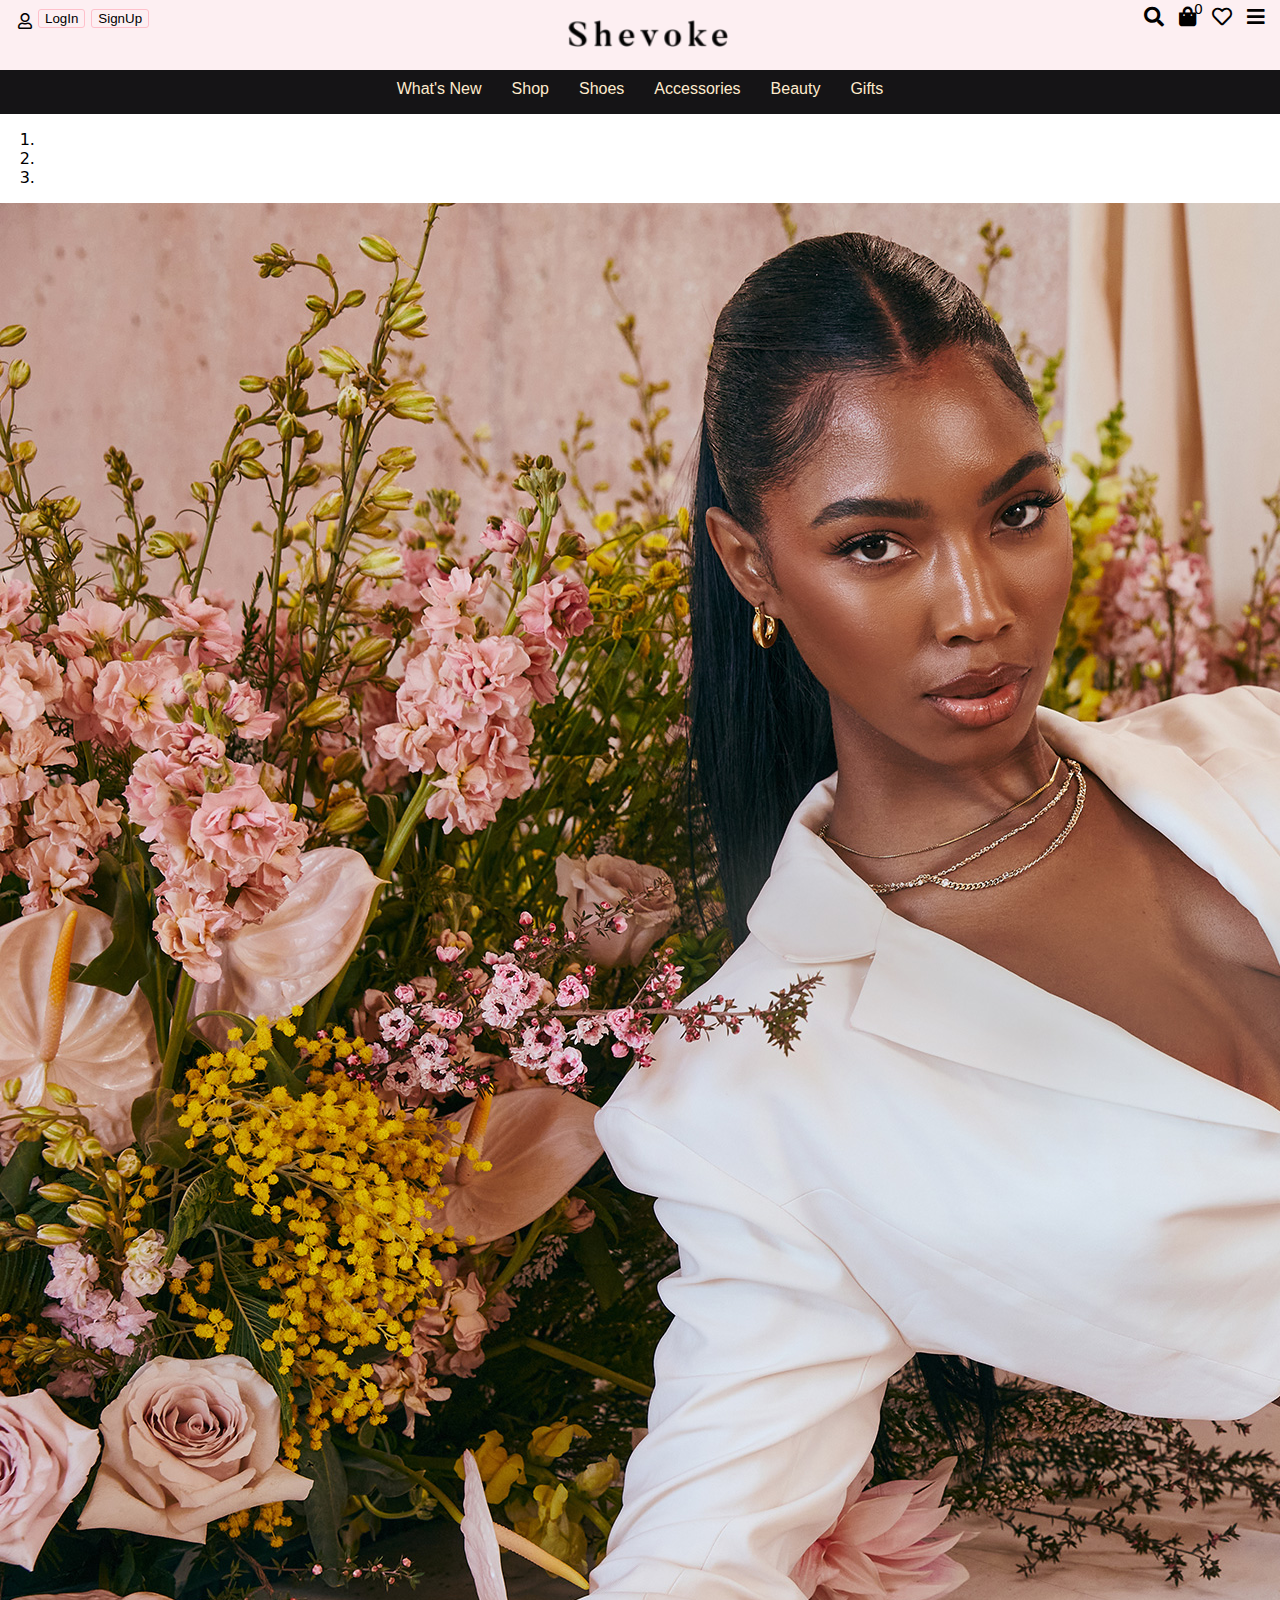
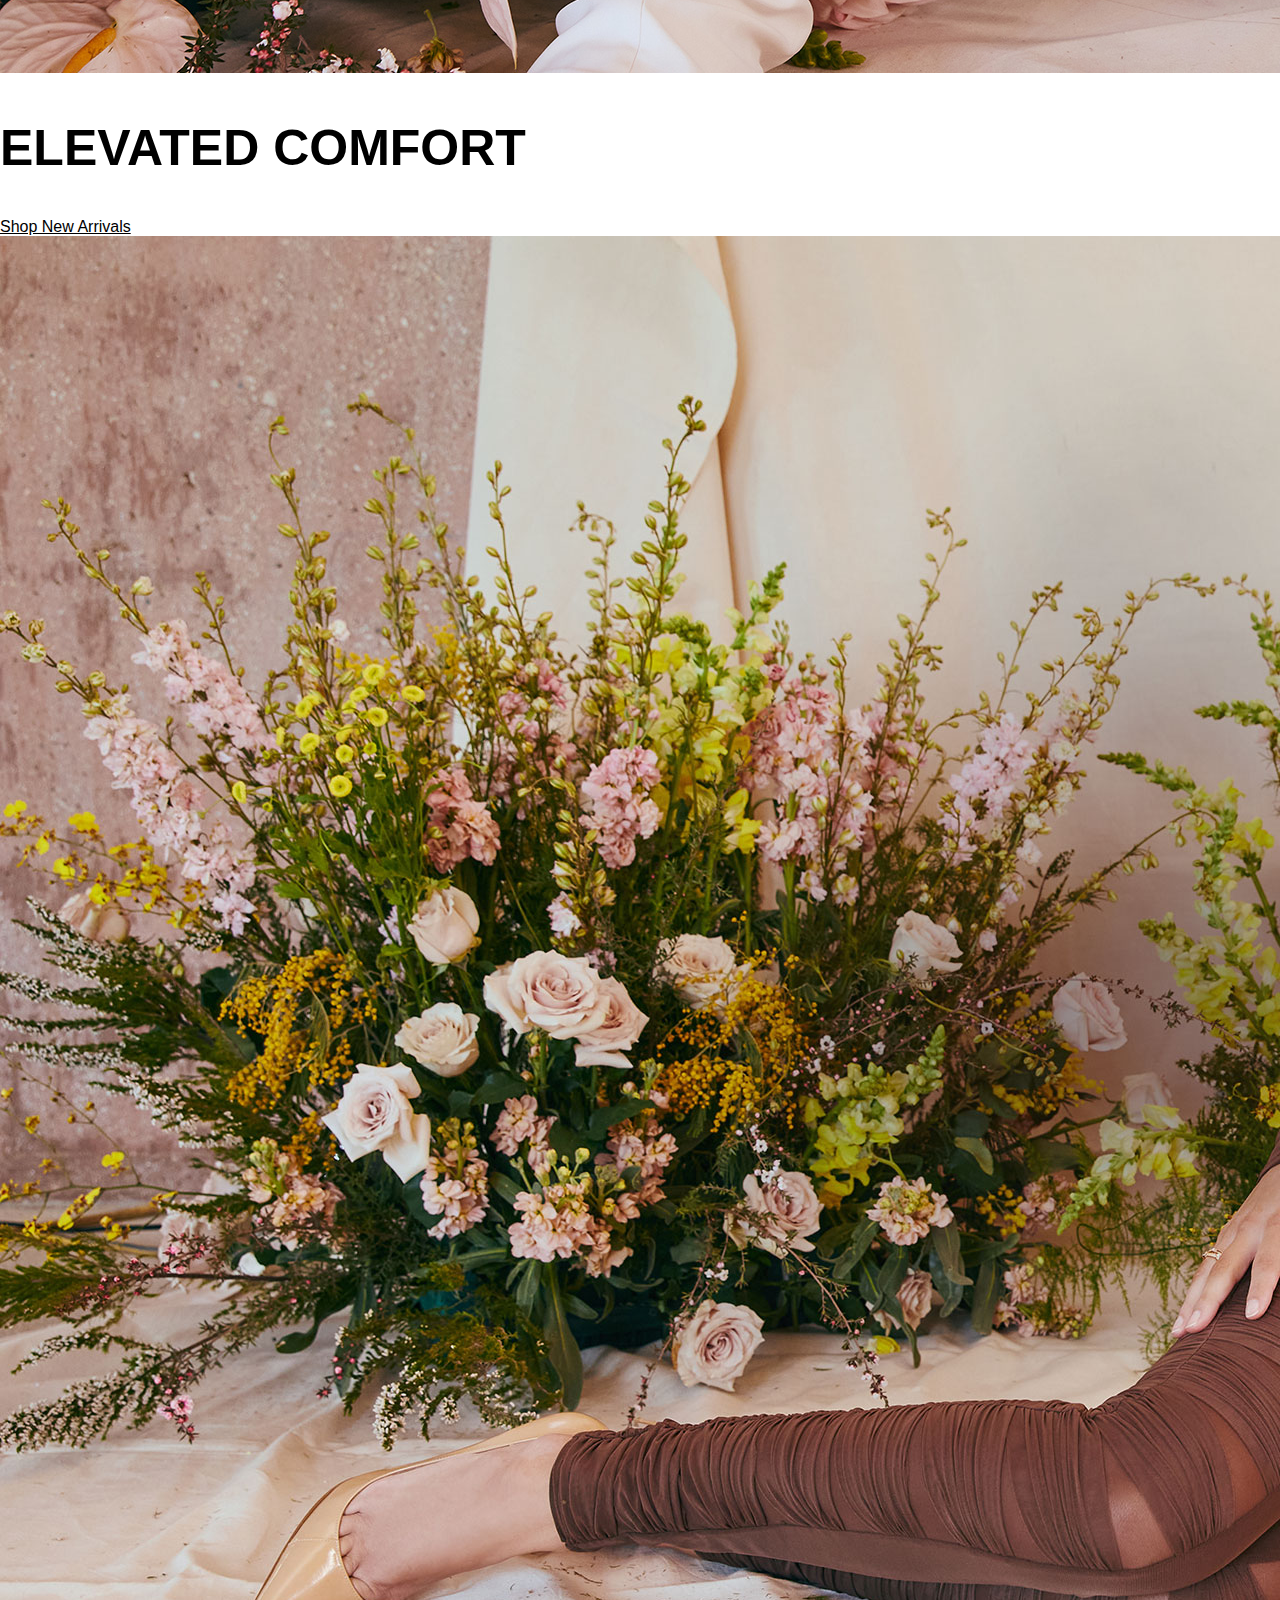
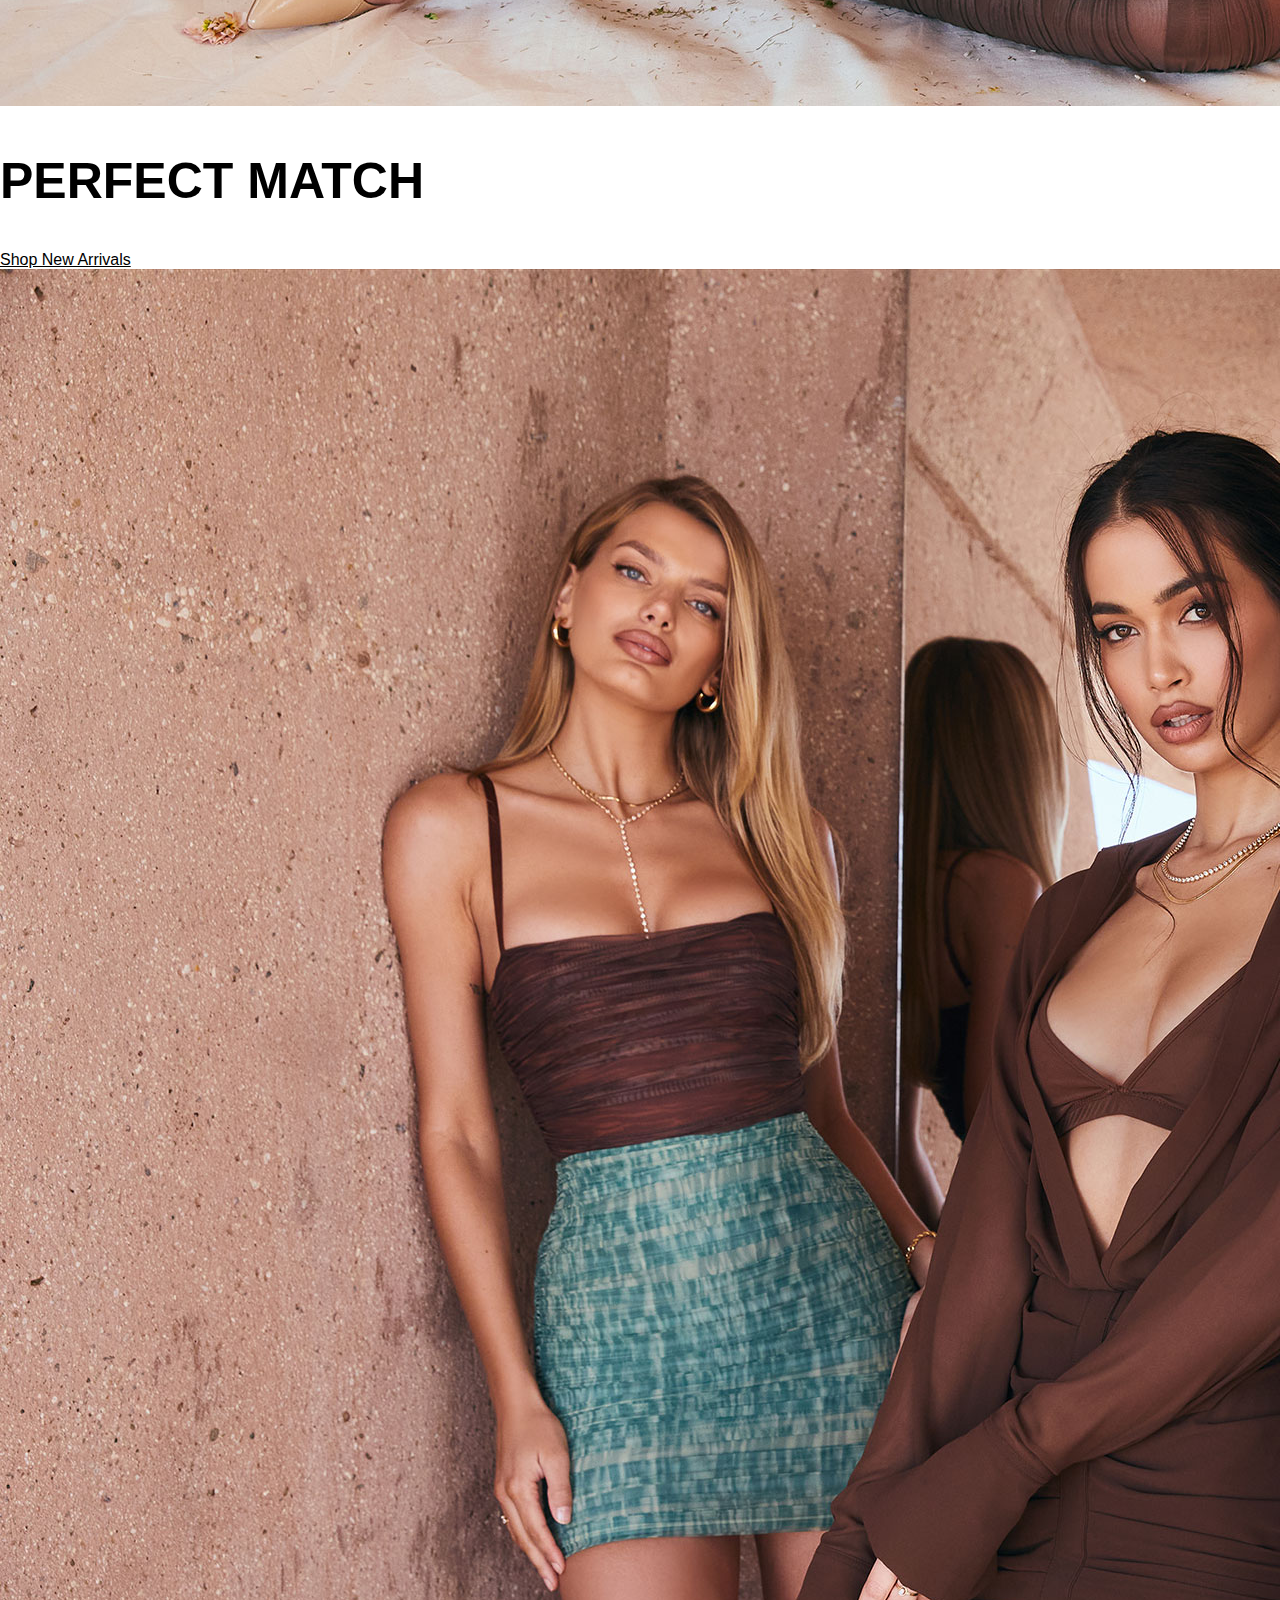
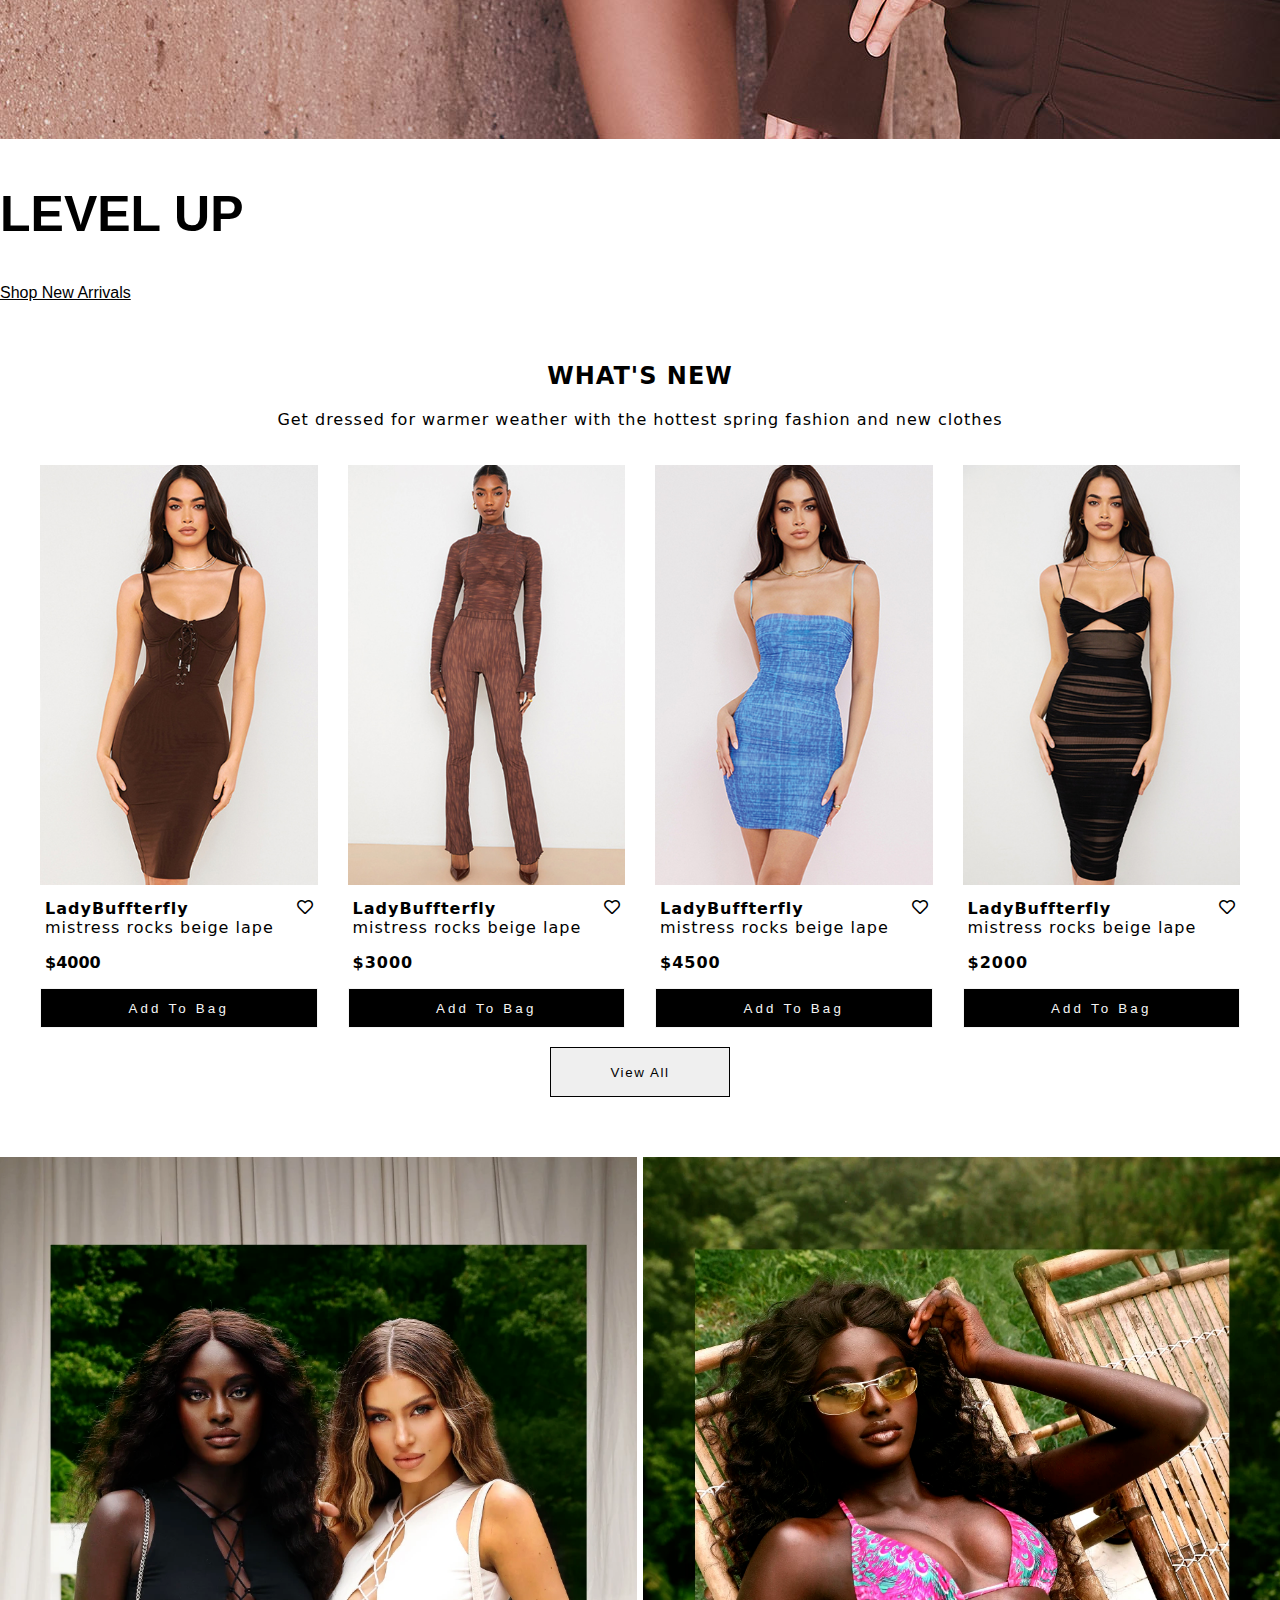
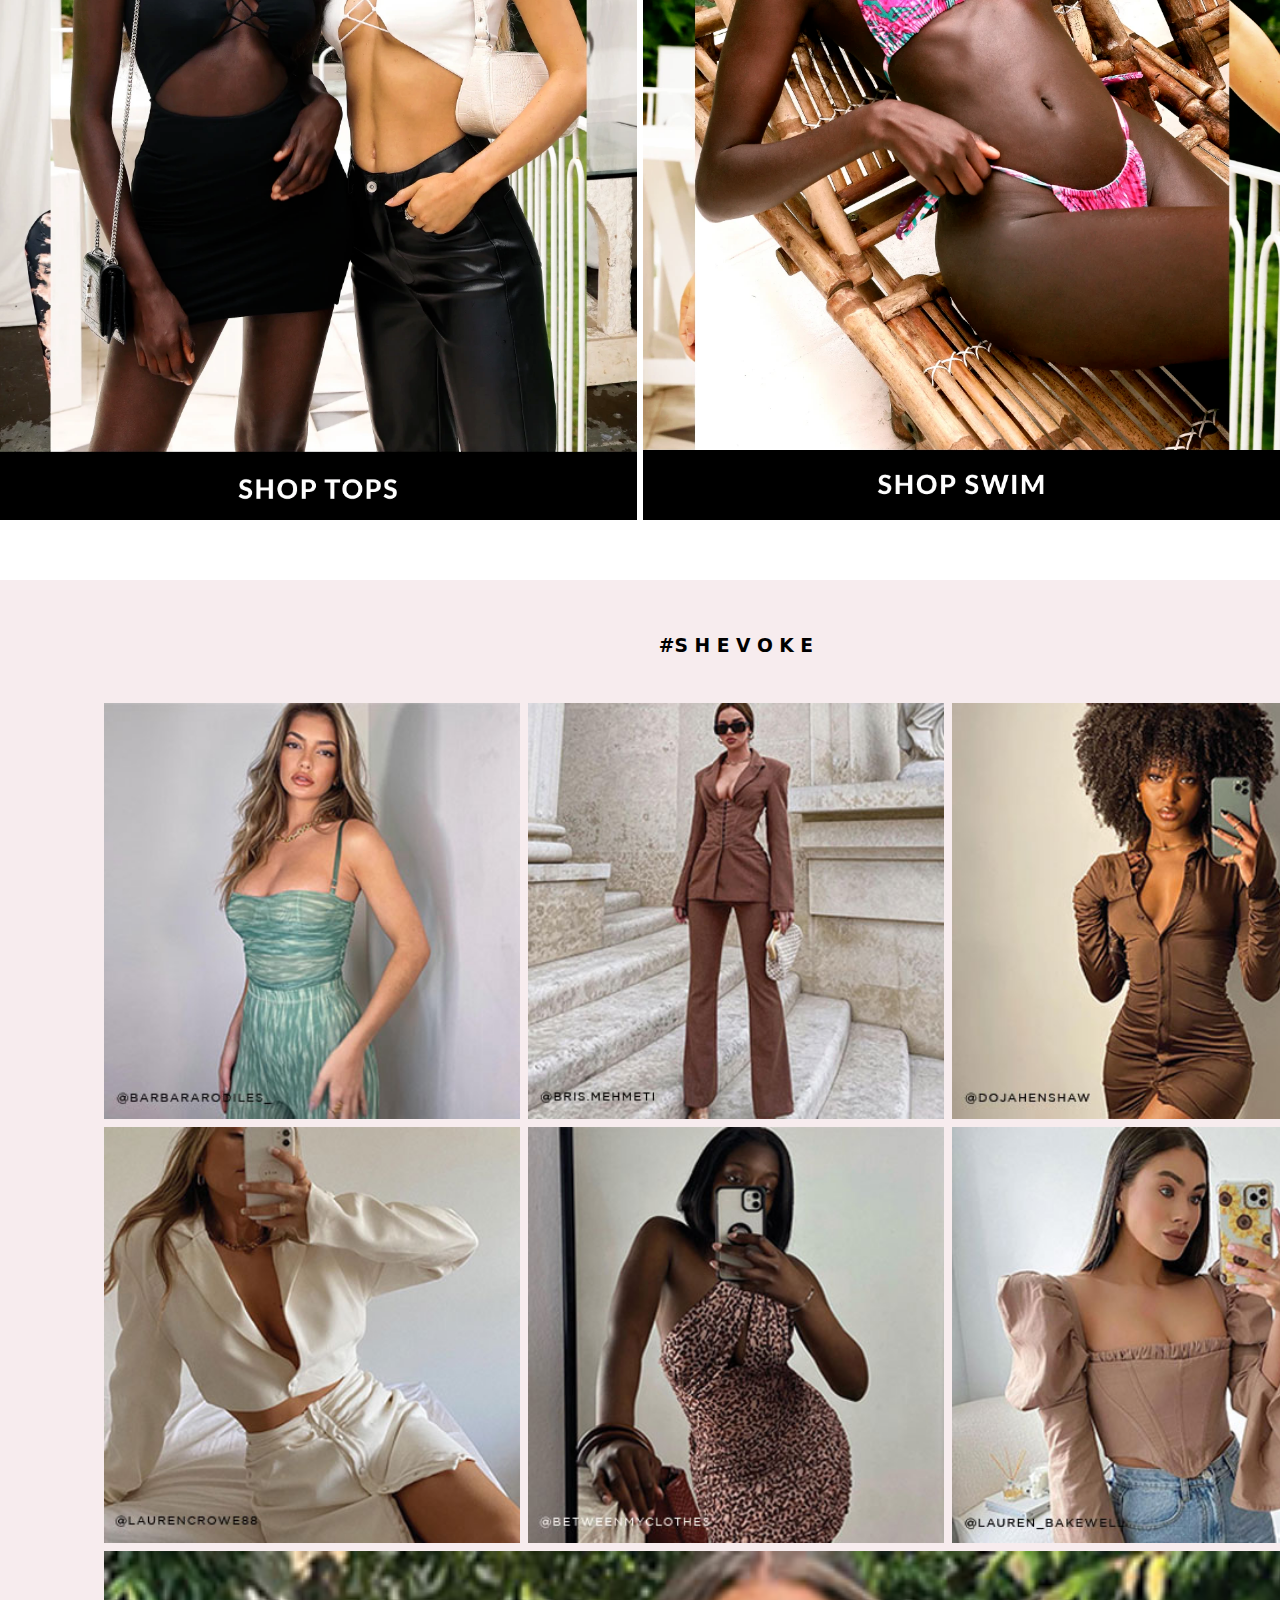
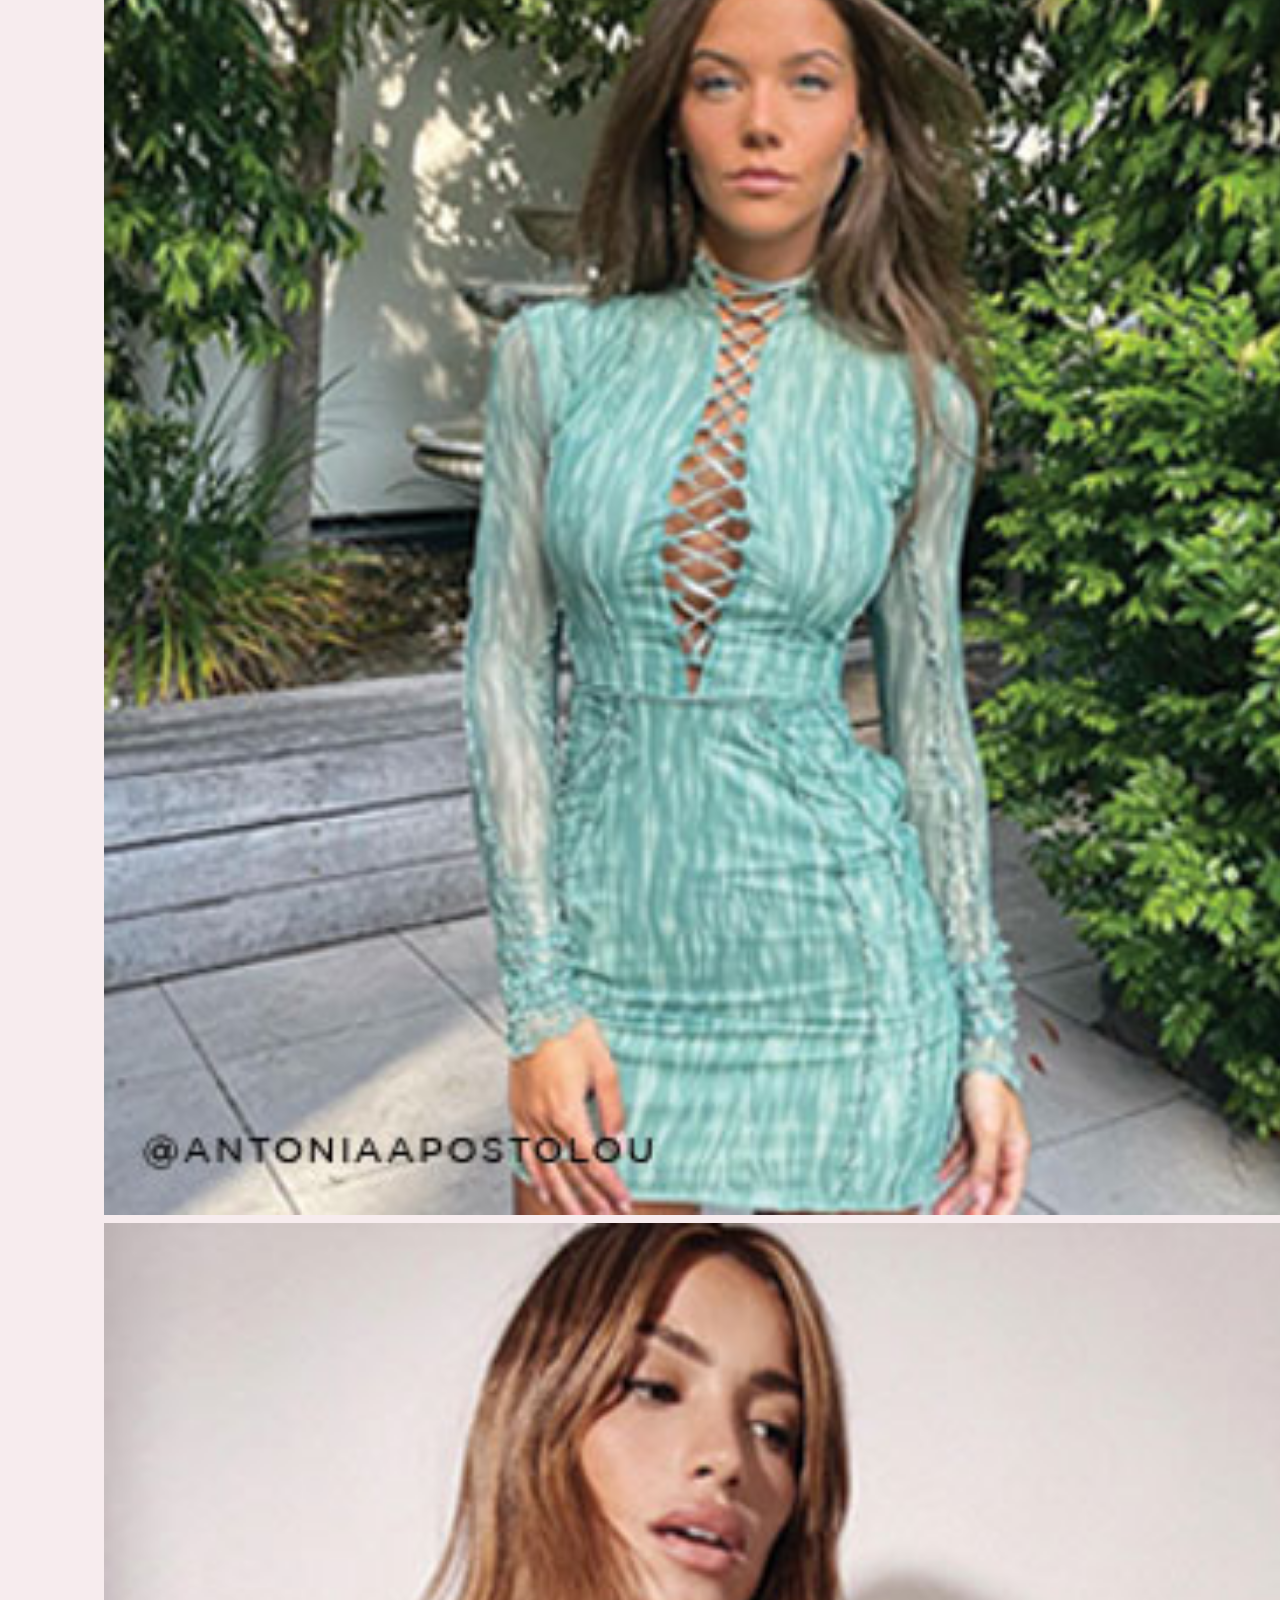
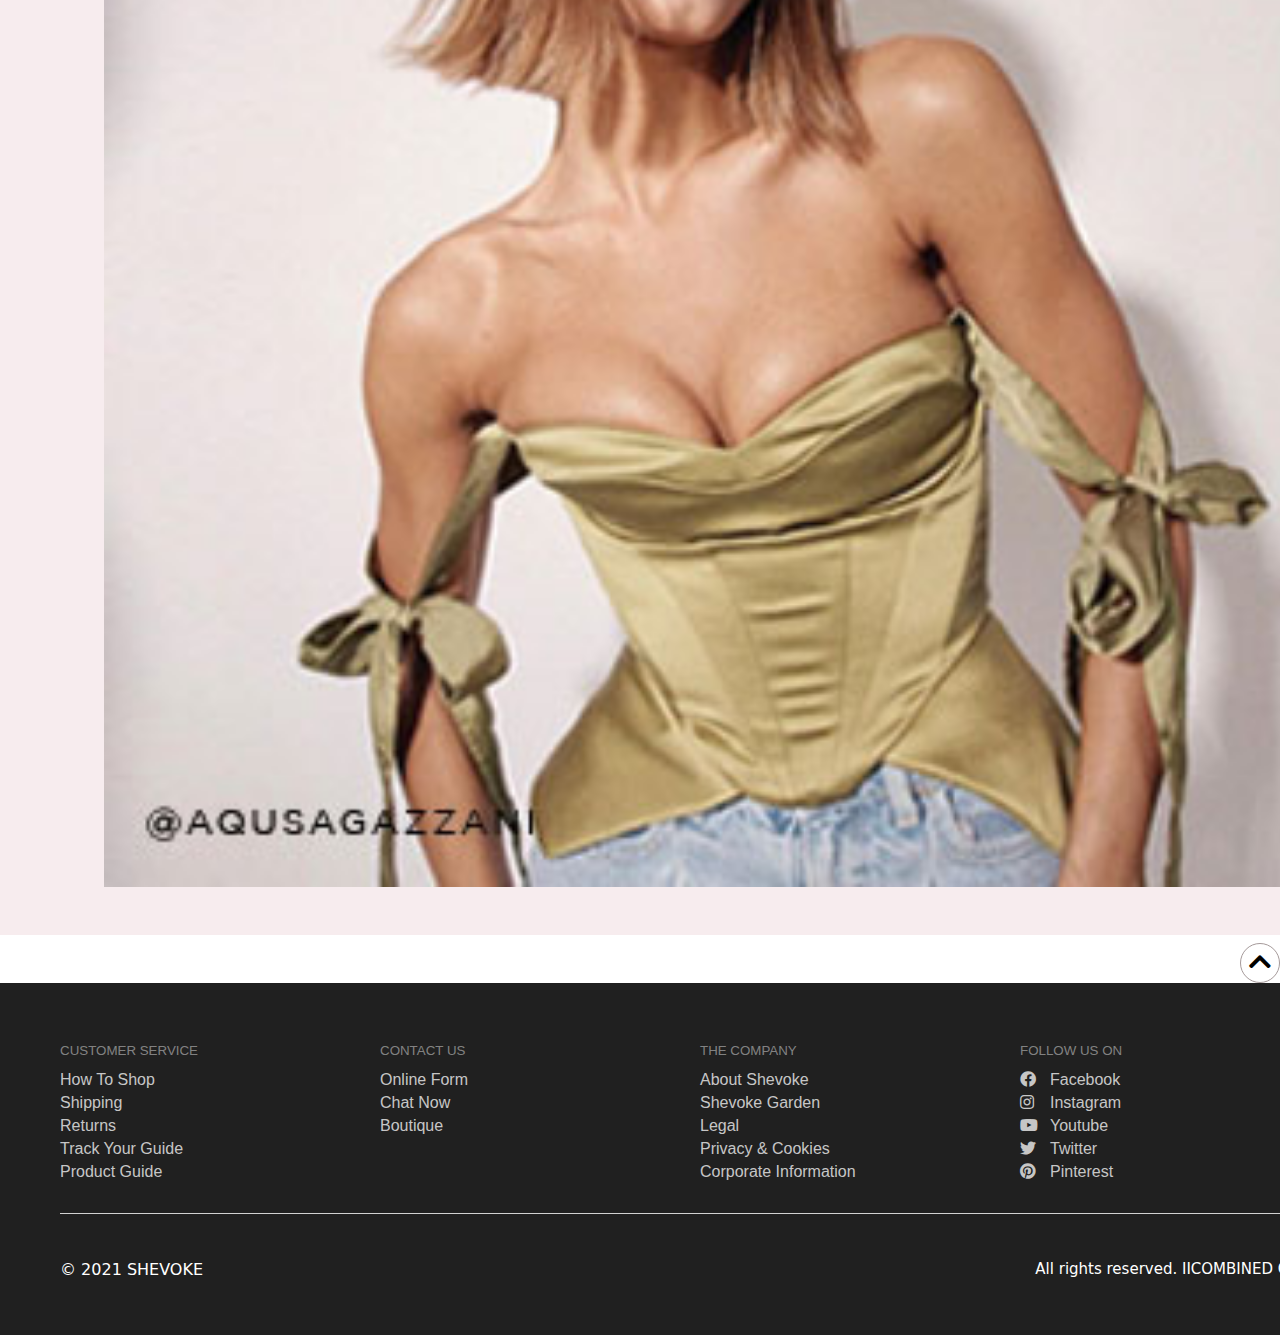
<file: index.html>
<!DOCTYPE html PUBLIC "-//W3C//DTD XHTML 1.0 Strict//EN" "http://www.w3.org/TR/xhtml1/DTD/xhtml1-strict.dtd">
<html xmlns="http://www.w3.org/1999/xhtml" xml:lang="en" lang="en">

<head>
    <meta charset="UTF-8">
    <meta http-equiv="X-UA-Compatible" content="IE=edge">
    <meta name="viewport" content="width=device-width, initial-scale=1.0">
    <link rel="shortcut icon" href="images/icon.png" type="image/png">
    <title>Shevoke</title>
    <link rel="stylesheet" href="fontawesome-free-5.15.3-web/css/all.min.css">
    <link rel="stylesheet" href="https://cdn.jsdelivr.net/npm/bootstrap@4.6.0/dist/css/bootstrap.min.css"
        integrity="sha384-B0vP5xmATw1+K9KRQjQERJvTumQW0nPEzvF6L/Z6nronJ3oUOFUFpCjEUQouq2+l" crossorigin="anonymous">
    <link rel="stylesheet" href="css/main.css">
</head>

<body>
    <div class="wrapper">
        <header id="header" class="header">
            <div class="header-top">
                <div class="header-account">
                    <i class="far fa-user header-account-icon"></i>
                    <div class="header-account-log"><button class="btn-account"> <a href="login.html"
                                target="blank">LogIn</a></button></div>
                    <div class="header-account-log"><button class="btn-account"> <a href="#">SignUp</a> </button></div>
                </div>
                <div class="header-logo">
                    <a href="index.html"><img src="images/black_logo_140x.webp" class="logo-size" alt="Oh Polly"></a>
                </div>
                <ul class="header-icon-list">
                    <li class="header-icon-list-item ">
                            <div id="id01" class="modal">
                                <form class="modal-content animate" action="#" method="GET">
                                    <div class="container-search">
                                        <div class="container-search-box" >
                                            <input type="text"  placeholder="What are you looking for?" name="search" value="">
                                        <span onclick="document.getElementById('id01').style.display='none'" class="close-search" title="Close Search">
                                            &times;
                                        </span>
                                        </div>
                                        <div class="search-suggest">
                                            <span>Suggestion:</span>
                                            <a href="product.html">Tops</a>
                                            <a href="#">Dress</a>
                                        </div>
                                    </div>
                                </form>
                            </div>                    
                        <span onclick="document.getElementById('id01').style.display='block'" style="cursor: pointer;"><i class="fas fa-search text-color"></i></span>
                    </li>

                    <li class="header-icon-list-item ">
                        <a href="shoppingbag.html"><i class="fas fa-shopping-bag text-color"></i></a>
                        <span class="shoppingbag-number">0</span>
                    </li>
                    <li class="header-icon-list-item icon-heart ">
                        <a href="#"><i class="far fa-heart text-color"></i></a>
                    </li>
                    
                    <li class="header-icon-list-item icon-bar ">
                        <div id="mySidenav" class="sidenav">
                            <a href="#" class="closebtn" onclick="closeNav()">&times;</a>
                            <a href="#">What's New</a>
                            <a href="#">Shop</a>
                            <a href="#">Shoes</a>
                            <a href="#">Accessories</a>
                            <a href="#">Beauty</a>
                            <a href="#">Gifts</a>
                        </div>
                        <span style="cursor:pointer" onclick="openNav()"><i class="fas fa-bars text-color"></i></span>

                    </li>
                </ul>
            </div>
            <div class="header-bottom">
                <div class="header-bottom-navbar">
                    <div class="header-bottom-list">
                        <a href="#" class="header-bottom-item">What's New</a>
                        <div class="dropdownlist">
                            <div class="dropdownlist-contain">
                                <div class="listitem">
                                    <ul class="listitem-character">
                                        <li><a href="#"><b>Shop All</b></a></li>
                                        <li><a href="#"><b>New Today</b></a></li>
                                        <li><a href="#"><b>New This Week</b></a></li>
                                        <li><a href="#"><b>Best Seller</b></a></li>
                                    </ul>
                                </div>
                                <div class="listitem">
                                    <ul class="listitem-character">
                                        <li><a href="#"> <b>Trending</b></a></li>
                                        <li><a href="#">Tall Clothing</a></li>
                                        <li><a href="#">Resort Wear</a></li>
                                        <li><a href="#">Cut Out</a></li>
                                        <li><a href="#">Croptop</a></li>
                                        <li><a href="#">Jeans</a></li>
                                        <li><a href="#">90's Style</a></li>
                                        <li><a href="#">Cozy</a></li>
                                    </ul>
                                </div>
                                <div class="listitem-photo">
                                    <a href="#"><img src="images/lazyp.png" alt=""></a>
                                    <a href="#">
                                        <p> <a href="#"><b>Shop Influencer Looks</b></a></p>
                                    </a>
                                </div>
                            </div>
                        </div>
                    </div>
                    <div class="header-bottom-list">
                        <a href="#" class="header-bottom-item">Shop</a>
                        <div class="dropdownlist">
                            <div class="dropdownlist-contain">
                                <div class="listitem">
                                    <ul class="listitem-character">
                                        <li><a href="#"><b>Shop All</b></a></li>
                                        <li><a href="#"><b>New Arrivals</b></a></li>
                                        <li><a href="#"><b>Sale</b></a></li>
                                        <li><a href="#"><b>Best Seller</b></a></li>
                                        <li><a href="#"><b>Plus</b></a></li>
                                    </ul>
                                </div>
                                <div class="listitem">
                                    <ul class="listitem-character">
                                        <li><a href="product.html"> <b>Shop Tops</b></a></li>
                                        <li><a href="#">Croptop</a></li>
                                        <li><a href="#">T-Shirt</a></li>
                                        <li><a href="#">Jacket</a></li>
                                        <li><a href="#">Cut Out</a></li>
                                    </ul>
                                </div>
                                <div class="listitem">
                                    <ul class="listitem-character">
                                        <li><a href="#"> <b>Shop By Style</b></a></li>
                                        <li><a href="#">Men Wear</a></li>
                                        <li><a href="#">Resort Wear</a></li>
                                        <li><a href="#">70's Style</a></li>
                                        <li><a href="#">Croptop</a></li>
                                        <li><a href="#">Street Style</a></li>
                                    </ul>
                                </div>
                                <div class="listitem">
                                    <ul class="listitem-character">
                                        <li><a href="#"> <b>Shop Swim</b></a></li>
                                        <li><a href="#">Bikini</a></li>
                                        <li><a href="#">Sunglasses</a></li>
                                        <li><a href="#">SwimSuits</a></li>
                                        <li><a href="#">Beach Wear</a></li>
                                        <li><a href="#">Bikini Tops</a></li>
                                        <li><a href="#">Bikini Bottoms</a></li>
                                    </ul>
                                </div>
                                <div class="listitem-photo">
                                    <a href="#"><img
                                            src="images/600x600_Lingerie-Sets_29f3a341-4873-4f07-b365-07bedd3943c8_220x.jpg"
                                            alt=""></a>
                                    <a href="#">
                                        <p><a href="#"><b>Shop Bikini </b></a></p>
                                    </a>
                                </div>
                            </div>
                        </div>
                    </div>
                    <div class="header-bottom-list">
                        <a href="#" class="header-bottom-item">Shoes</a>
                        <div class="dropdownlist">
                            <div class="dropdownlist-contain">
                                <div class="listitem">
                                    <ul class="listitem-character">
                                        <li><a href="#"><b>Shop All</b></a></li>
                                        <li><a href="#"><b>Unique</b></a></li>
                                        <li><a href="#"><b>Casual</b></a></li>
                                        <li><a href="#"><b>Best Seller</b></a></li>
                                    </ul>
                                </div>
                                <div class="listitem">
                                    <ul class="listitem-character">
                                        <li><a href="#"> <b>Shop By Style</b></a></li>
                                        <li><a href="#">Heels</a></li>
                                        <li><a href="#">Boots </a></li>
                                        <li><a href="#">Sneaker</a></li>
                                        <li><a href="#">Booties</a></li>
                                        <li><a href="#">Pump</a></li>
                                    </ul>
                                </div>
                                <div class="listitem-photo">
                                    <a href="#"><img src="images/shopshoes.jpg" alt=""></a>
                                    <a href="#">
                                        <p> <a href=""><b> Shop Clear Shoes</b></a></p>
                                    </a>
                                </div>
                            </div>
                        </div>
                    </div>
                    <div class="header-bottom-list">
                        <a href="#" class="header-bottom-item">Accessories</a>
                        <div class="dropdownlist">
                            <div class="dropdownlist-contain">
                                <div class="listitem">
                                    <ul class="listitem-character">
                                        <li><a href="#"><b>Shop All</b></a></li>
                                        <li><a href="#"><b>New Arrivals</b></a></li>
                                        <li><a href="#"><b>Best Seller</b></a></li>
                                        <li><a href="#"><b>Hair Accessories</b></a></li>
                                        <li><a href="#"><b>Belt</b></a></li>
                                    </ul>
                                </div>
                                <div class="listitem-photo">
                                    <a href="#"><img src="images/handbag-acces.jpg" alt=""></a>
                                    <a href="#">
                                        <p><a href="#"><b> HandBags</b></a> </p>
                                    </a>
                                </div>
                                <div class="listitem-photo">
                                    <a href="#"><img src="images/hats.webp" alt=""></a>
                                    <a href="#">
                                        <p><a href="#"><b> Hats</b></a> </p>
                                    </a>
                                </div>
                                <div class="listitem-photo">
                                    <a href="#"><img src="images/ringg.webp" alt=""></a>
                                    <a href="#">
                                        <p><a href="#"><b> Jewelry</b></a> </p>
                                    </a>
                                </div>
                                <div class="listitem-photo">
                                    <a href="#"><img src="images/sunglasses.webp" alt=""></a>
                                    <a href="#">
                                        <p><a href="#"><b> Sunglasses</b></a> </p>
                                    </a>
                                </div>
                            </div>
                        </div>
                    </div>
                    <div class="header-bottom-list">
                        <a href="#" class="header-bottom-item">Beauty</a>
                        <div class="dropdownlist">
                            <div class="dropdownlist-contain">
                                <div class="listitem">
                                    <ul class="listitem-character">
                                        <li><a href="#"><b>Shop All</b></a></li>
                                        <li><a href="#"><b>MakeUp</b></a></li>
                                        <li><a href="#"><b>Skincare</b></a></li>
                                        <li><a href="#"><b>Nail</b></a></li>
                                        <li><a href="#"><b>Hair</b></a></li>
                                        <li><a href="#"><b>Body</b></a></li>
                                    </ul>
                                </div>
                                <div class="listitem-photo">
                                    <a href="#"><img src="images/hats.webp" alt=""></a>
                                    <a href="#">
                                        <p><a href="#"><b> MakeUp</b></a> </p>
                                    </a>
                                </div>
                                <div class="listitem-photo">
                                    <a href="#"><img src="images/ringg.webp" alt=""></a>
                                    <a href="#">
                                        <p><a href="#"><b> Skincare</b></a> </p>
                                    </a>
                                </div>
                                <div class="listitem-photo">
                                    <a href="#"><img src="images/sunglasses.webp" alt=""></a>
                                    <a href="#">
                                        <p><a href="#"><b> Body Mist</b></a> </p>
                                    </a>
                                </div>

                            </div>
                        </div>
                    </div>
                    <div class="header-bottom-list">
                        <a href="#" class="header-bottom-item">Gifts</a>
                        <div class="dropdownlist">
                            <div class="dropdownlist-contain">
                                <div class="listitem">
                                    <ul class="listitem-character">
                                        <li><a href="#"><b>Shop All</b></a></li>
                                        <li><a href="#"><b>New Today</b></a></li>
                                        <li><a href="#"><b>New This Week</b></a></li>
                                        <li><a href="#"><b>Best Seller</b></a></li>
                                    </ul>
                                </div>
                                <div class="listitem">
                                    <ul class="listitem-character">
                                        <li><a href="#"> <b>Trending</b></a></li>
                                        <li><a href="#">Tall Clothing</a></li>
                                        <li><a href="#">Resort Wear</a></li>
                                        <li><a href="#">Cut Out</a></li>
                                        <li><a href="#">Croptop</a></li>
                                        <li><a href="#">Jeans</a></li>
                                        <li><a href="#">90's Style</a></li>
                                        <li><a href="#">Cozy</a></li>
                                    </ul>
                                </div>
                                <div>
                                    <a href="#"><img src="images/lazyp.png" alt=""></a>
                                </div>
                            </div>
                        </div>
                    </div>
                </div>
            </div>
        </header>
        
        <div class="content">

            <div id="carouselExampleCaptions" class="carousel slide" data-ride="carousel" data-interval="2000">
                <ol class="carousel-indicators">
                    <li data-target="#carouselExampleCaptions" data-slide-to="0" class="active style-border"></li>
                    <li data-target="#carouselExampleCaptions" data-slide-to="1" class="style-border"></li>
                    <li data-target="#carouselExampleCaptions" data-slide-to="2" class="style-border"></li>
                </ol>
                <div class="carousel-inner">
                    <div class="carousel-item active">
                        <a href="#">
                            <img src="images/1.jpg" class="d-block w-100" alt="">
                            <div class="carousel-caption d-none d-md-block">
                                <h2>ELEVATED COMFORT</h2>
                                <u>Shop New Arrivals</u>
                            </div>
                        </a>
                    </div>
                    <div class="carousel-item">
                        <a href="#">
                            <img src="images/2.jpg" class="d-block w-100" alt="">
                            <div class="carousel-caption d-none d-md-block">
                                <h2>PERFECT MATCH</h2>
                                <u>Shop New Arrivals</u>
                            </div>
                        </a>
                    </div>
                    <div class="carousel-item">
                        <a href="#">
                            <img src="images/4.jpg" class="d-block w-100" alt="">
                            <div class="carousel-caption d-none d-md-block">
                                <h2>LEVEL UP</h2>
                                <u>Shop New Arrivals</u>
                            </div>
                        </a>
                    </div>
                </div>
                <a class="carousel-control-prev" href="#carouselExampleCaptions" role="button" data-slide="prev">
                    <span class="carousel-control-prev-icon" aria-hidden="true"></span>
                    <span class="sr-only">Previous</span>
                </a>
                <a class="carousel-control-next" href="#carouselExampleCaptions" role="button" data-slide="next">
                    <span class="carousel-control-next-icon" aria-hidden="true"></span>
                    <span class="sr-only">Next</span>
                </a>
            </div>
            <div class="content-layout-1">
                <div class="content-layout-1-title">
                    <h2>WHAT'S NEW</h2>
                    <p>Get dressed for warmer weather with the hottest spring fashion and new clothes</p>
                </div>

                <div class="content-layout-list">
                    <div class="content-layout-list-item hover-shadow">
                        <a href="#"><img src="images/item1.jpg" alt="" class="item-image-size"></a>
                        <div style="height: 14px;">&nbsp;</div>
                        <div class="content-item-description ">
                            <a href="#" class="item-des-link">
                                <b>LadyBuffterfly</b> <br>
                                mistress rocks beige lape
                            </a>
                            <p><b>$4000</b></p>
                        </div>
                        <div class="product-heart des-heart" abbr title="Add to wishlist">
                            <i class="far fa-heart heart-black" style="display: block;"></i>
                            <i class="fas fa-heart hidden-heart"></i>
                        </div>

                        <button class="btn-add"> Add To Bag </button>
                    </div>
                    <div class="content-layout-list-item hover-shadow">
                        <a href="#"><img src="images/item 2.jpg" alt="" class="item-image-size"></a>
                        <div style="height: 14px;">&nbsp;</div>
                        <div class="content-item-description item-des-link">
                            <a href="#" class="item-des-link">
                                <b>LadyBuffterfly</b> <br>
                                mistress rocks beige lape
                            </a>
                            <p><b>$3000</b></p>
                        </div>
                        <div class="product-heart des-heart" abbr title="Add to wishlist">
                            <i class="far fa-heart heart-black" style="display: block;"></i>
                            <i class="fas fa-heart hidden-heart"></i>
                        </div>
                        <button class="btn-add"> Add To Bag </button>
                    </div>
                    <div class="content-layout-list-item hover-shadow">
                        <a href="#"><img src="images/item3.jpg" alt="" class="item-image-size"></a>
                        <div style="height: 14px;">&nbsp;</div>
                        <div class="content-item-description item-des-link">
                            <a href="#" class="item-des-link">
                                <b>LadyBuffterfly</b> <br>
                                mistress rocks beige lape
                            </a>
                            <p><b>$4500</b></p>
                        </div>
                        <div class="product-heart des-heart" abbr title="Add to wishlist">
                            <i class="far fa-heart heart-black" style="display: block;"></i>
                            <i class="fas fa-heart hidden-heart"></i>
                        </div>
                        <button class="btn-add"> Add To Bag </button>
                    </div>
                    <div class="content-layout-list-item hover-shadow">
                        <a href="#"><img src="images/item4.jpg" alt="" class="item-image-size"></a>
                        <div style="height: 14px;">&nbsp;</div>
                        <div class="content-item-description item-des-link">
                            <a href="#" class="item-des-link">
                                <b>LadyBuffterfly</b> <br>
                                mistress rocks beige lape
                            </a>
                            <p><b>$2000</b></p>
                        </div>
                        <div class="product-heart des-heart" abbr title="Add to wishlist">
                            <i class="far fa-heart heart-black" style="display: block;"></i>
                            <i class="fas fa-heart hidden-heart"></i>
                        </div>
                        <button class="btn-add"> Add To Bag </button>
                    </div>

                </div>
                <br>
                <div class="content-layout-1-btn">
                    <button class="content-layout-1-btn-view">View All</button>

                </div>
            </div>
            <div class="layout-2">
                <a href="product.html" class="layout-2-img"><img src="images/shoptop.png" alt=""></a>
                <a href="#" class="layout-2-img2"><img src="images/shopswimm.png" alt=""></a>
            </div>
            <div class="layout-3">
                <div>
                    <h3 class="layout-3-title">#S H E V O K E</h3>
                </div>
                <div class="row-product">
                    <div class="column-product">
                        <div class="product-img">
                            <a href="#"><img src="images/grid1.jpg" alt="Avatar" class="product-img-overlay"
                                    style="width:100%"></a>
                            <div class="middle-title">
                                <div class="text">Buy Now</div>
                            </div>
                        </div>
                        <div class="product-img">
                            <a href="#"><img src="images/grid2.jpg" alt="Avatar" class="product-img-overlay"
                                    style="width:100%"></a>
                            <div class="middle-title">
                                <div class="text">Buy Now</div>
                            </div>
                        </div>
                    </div>
                    <div class="column-product">
                        <div class="product-img">
                            <a href="#"><img src="images/grid3.jpg" alt="Avatar" class="product-img-overlay"
                                    style="width:100%"></a>
                            <div class="middle-title">
                                <div class="text">Buy Now</div>
                            </div>
                        </div>
                        <div class="product-img">
                            <a href="#"><img src="images/grid4.jpg" alt="Avatar" class="product-img-overlay"
                                    style="width:100%"></a>
                            <div class="middle-title">
                                <div class="text">Buy Now</div>
                            </div>
                        </div>
                    </div>
                    <div class="column-product">
                        <div class="product-img">
                            <a href="#"><img src="images/grid5.jpg" alt="Avatar" class="product-img-overlay"
                                    style="width:100%"></a>
                            <div class="middle-title">
                                <div class="text">Buy Now</div>
                            </div>
                        </div>
                        <div class="product-img">
                            <a href="#"><img src="images/grid6.jpg" alt="Avatar" class="product-img-overlay"
                                    style="width:100%"></a>
                            <div class="middle-title">
                                <div class="text">Buy Now</div>
                            </div>
                        </div>
                    </div>
                    <div class="column-product">
                        <div class="product-img">
                            <a href="#"><img src="images/grid7.jpg" alt="Avatar" class="product-img-overlay"
                                    style="width:100%"></a>
                            <div class="middle-title">
                                <div class="text">Buy Now</div>
                            </div>
                        </div>
                        <div class="product-img">
                            <a href="#"><img src="images/grid8.jpg" alt="Avatar" class="product-img-overlay"
                                    style="width:100%"></a>
                            <div class="middle-title">
                                <div class="text">Buy Now</div>
                            </div>
                        </div>
                    </div>
                </div>
            </div>


            <button class="btn-up"><a href="#header"> <i class="fas fa-chevron-up" abbr
                        title="jump to head"></i></a></button>
                        
        </div>

        <footer class="footer">
            <div class="footer-contain">
                <div class="footer-top">
                    <div class="footer-section">

                        <button class="font-title" type="button">CUSTOMER SERVICE</button>

                        <ul class="footer-list">
                            <li class="footer-item"> <a href="#" class="footer-item-link">How To Shop </a> </li>
                            <li class="footer-item"> <a href="#" class="footer-item-link">Shipping </a> </li>
                            <li class="footer-item"> <a href="#" class="footer-item-link">Returns </a> </li>
                            <li class="footer-item"> <a href="#" class="footer-item-link">Track Your Guide </a> </li>
                            <li class="footer-item"> <a href="#" class=" footer-item-link">Product Guide </a> </li>

                        </ul>
                    </div>
                    <div class="footer-section">
                        <button class="font-title">CONTACT US</button>
                        <ul class="footer-list">
                            <li class="footer-item"><a href="#" class="footer-item-link">Online Form </a></li>
                            <li class="footer-item"><a href="#" class="footer-item-link">Chat Now </a></li>
                            <li class="footer-item"><a href="#" class="footer-item-link">Boutique </a></li>
                        </ul>
                    </div>
                    <div class="footer-section">
                        <div class="footer-section-group">
                            <button class="font-title">THE COMPANY</button>
                            <ul class="footer-list">
                                <li class="footer-item"><a href="#" class="footer-item-link">About Shevoke </a></li>
                                <li class="footer-item"><a href="#" class="footer-item-link">Shevoke Garden </a></li>
                                <li class="footer-item"><a href="#" class="footer-item-link">Legal </a></li>
                                <li class="footer-item"><a href="#" class="footer-item-link">Privacy & Cookies </a></li>
                                <li class="footer-item"><a href="#" class="footer-item-link">Corporate Information </a>
                                </li>
                            </ul>
                        </div>
                    </div>
                    <div class="footer-section">
                        <button class="font-title">FOLLOW US ON</button>
                        <ul class="footer-list">
                            <li class="footer-item"><a href="#" class="footer-item-link"><i
                                        class="fab fa-facebook fb"></i>Facebook</a></li>
                            <li class="footer-item"><a href="#" class="footer-item-link"><i
                                        class="fab fa-instagram insta"></i>Instagram</a></li>
                            <li class="footer-item"><a href="#" class="footer-item-link"><i
                                        class="fab fa-youtube yt"></i>Youtube</a></li>
                            <li class="footer-item"><a href="#" class="footer-item-link"><i class="fab fa-twitter tw">
                                    </i>Twitter</a></li>
                            <li class="footer-item"><a href="#" class="footer-item-link"><i
                                        class="fab fa-pinterest pinter"></i>Pinterest</a></li>
                        </ul>
                    </div>
                </div>
                <div class="footer-bottom">
                    <p class="form-title">© 2021 SHEVOKE</p>
                    <p style="color: white;">
                        All rights reserved. IICOMBINED Co., Ltd.
                    </p>
                </div>
            </div>
        </footer>
    </div>    
    <script src="js/jquery-3.6.0.min.js"></script>

    <script src="https://code.jquery.com/jquery-3.5.1.slim.min.js"
        integrity="sha384-DfXdz2htPH0lsSSs5nCTpuj/zy4C+OGpamoFVy38MVBnE+IbbVYUew+OrCXaRkfj"
        crossorigin="anonymous"></script>
    <script src="https://cdn.jsdelivr.net/npm/bootstrap@4.6.0/dist/js/bootstrap.bundle.min.js"
        integrity="sha384-Piv4xVNRyMGpqkS2by6br4gNJ7DXjqk09RmUpJ8jgGtD7zP9yug3goQfGII0yAns"
        crossorigin="anonymous"></script>
    <script src="js/main.js"></script>


</body>

</html>
</file>
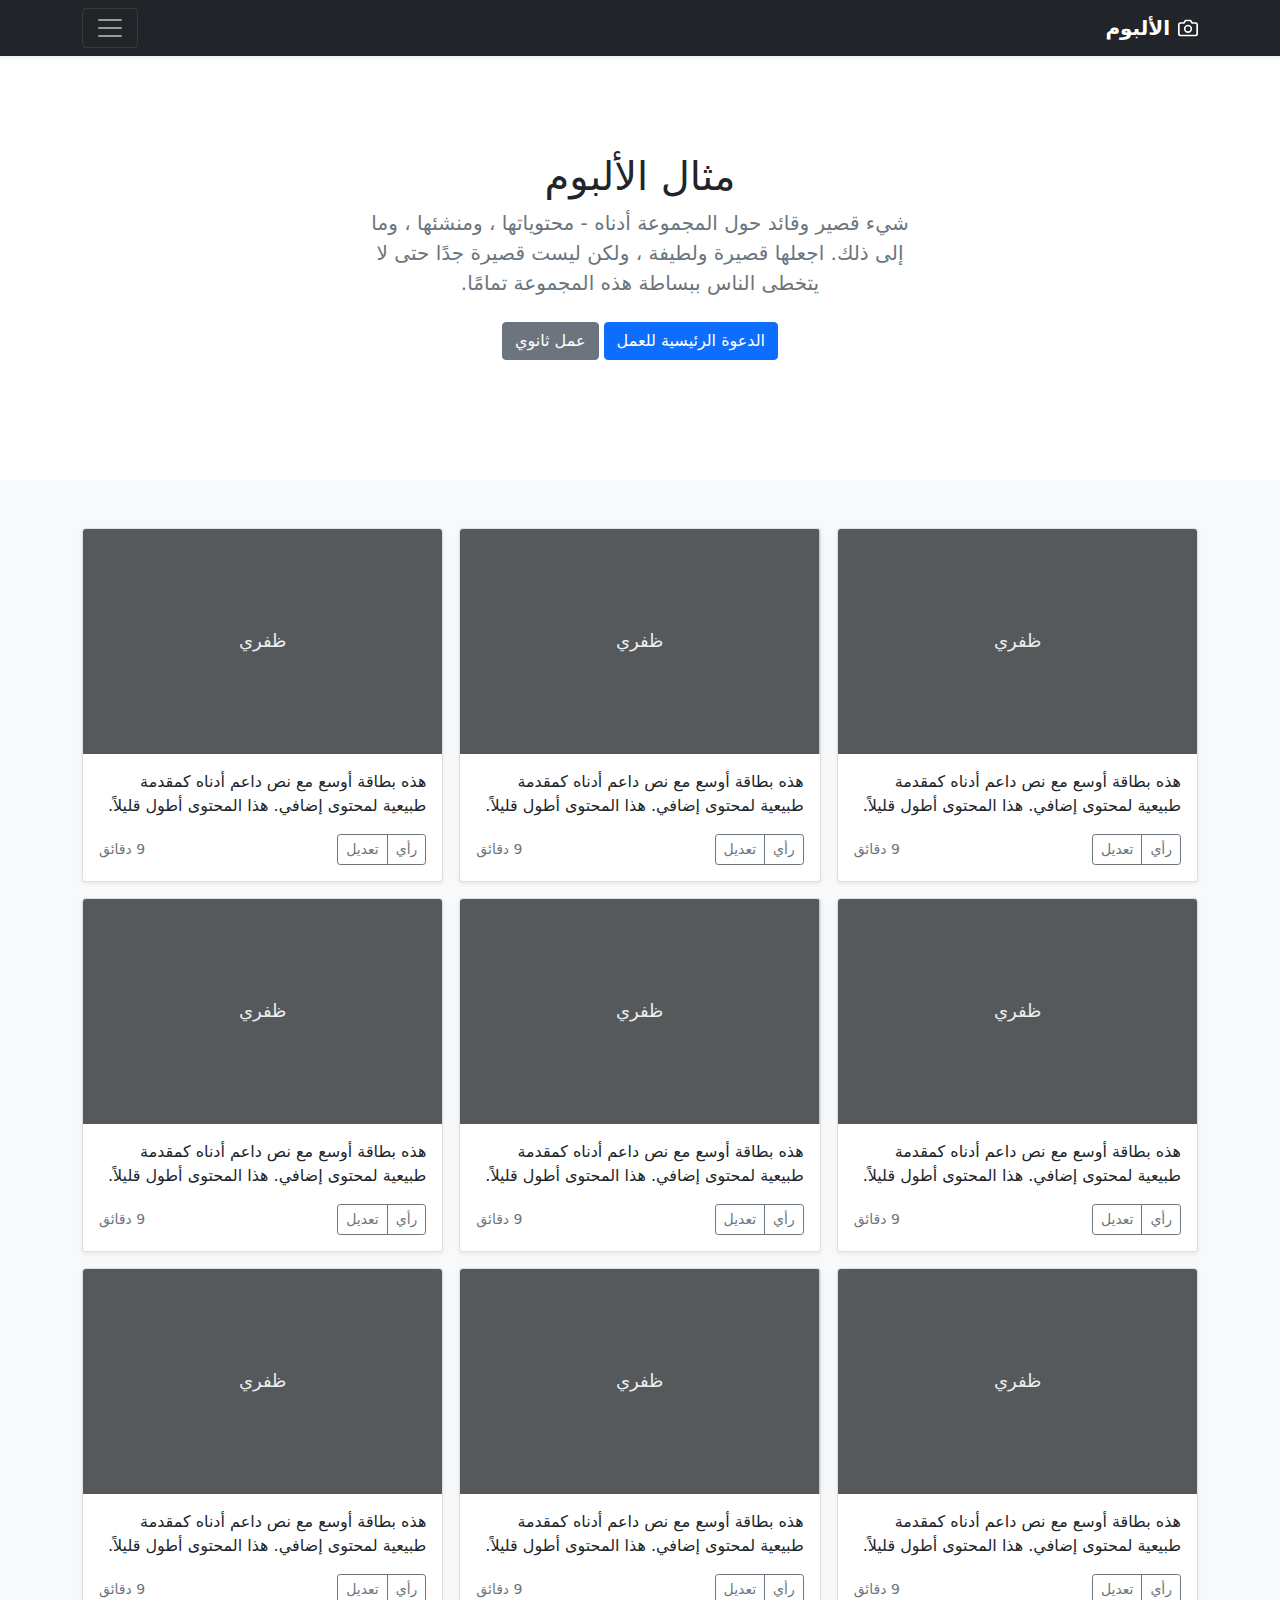
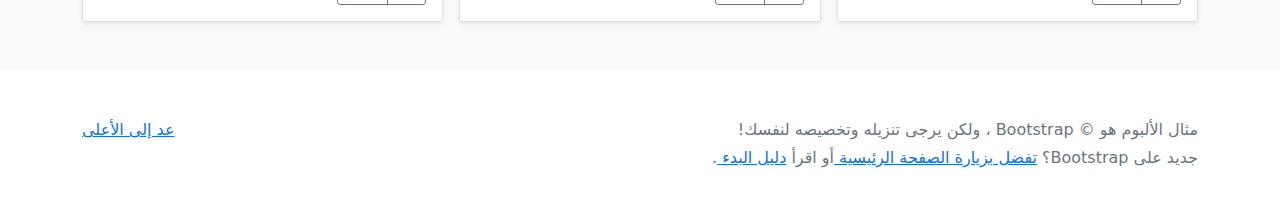
<file: bootstrap-5.0.0-beta3-examples/album-rtl/index.html>
<!doctype html>
<html lang="ar" dir="rtl">
  <head>
    <meta charset="utf-8">
    <meta name="viewport" content="width=device-width, initial-scale=1">
    <meta name="description" content="">
    <meta name="author" content="Mark Otto, Jacob Thornton, and Bootstrap contributors">
    <meta name="generator" content="Hugo 0.82.0">
    <title>مثال الألبوم · Bootstrap v5.0</title>

    <link rel="canonical" href="https://getbootstrap.com/docs/5.0/examples/album-rtl/">

    

    <!-- Bootstrap core CSS -->
<link href="../assets/dist/css/bootstrap.rtl.min.css" rel="stylesheet">

    <style>
      .bd-placeholder-img {
        font-size: 1.125rem;
        text-anchor: middle;
        -webkit-user-select: none;
        -moz-user-select: none;
        user-select: none;
      }

      @media (min-width: 768px) {
        .bd-placeholder-img-lg {
          font-size: 3.5rem;
        }
      }
    </style>

    
  </head>
  <body>
    
<header>
  <div class="collapse bg-dark" id="navbarHeader">
    <div class="container">
      <div class="row">
        <div class="col-sm-8 col-md-7 py-4">
          <h4 class="text-white">حول</h4>
          <p class="text-muted">أضف بعض المعلومات حول الألبوم أدناه أو المؤلف أو أي سياق خلفية آخر. اجعلها بضع جمل طويلة حتى يتمكن الناس من التقاط بعض الحكايات المفيدة. ثم اربطها ببعض مواقع التواصل الاجتماعي أو معلومات الاتصال.</p>
        </div>
        <div class="col-sm-4 offset-md-1 py-4">
          <h4 class="text-white">اتصل</h4>
          <ul class="list-unstyled">
            <li><a href="#" class="text-white">تابع على تويتر</a></li>
            <li><a href="#" class="text-white">مثل في الفيسبوك</a></li>
            <li><a href="#" class="text-white">راسلني</a></li>
          </ul>
        </div>
      </div>
    </div>
  </div>
  <div class="navbar navbar-dark bg-dark shadow-sm">
    <div class="container">
      <a href="#" class="navbar-brand d-flex align-items-center">
        <svg xmlns="http://www.w3.org/2000/svg" width="20" height="20" fill="none" stroke="currentColor" stroke-linecap="round" stroke-linejoin="round" stroke-width="2" aria-hidden="true" class="me-2" viewBox="0 0 24 24"><path d="M23 19a2 2 0 0 1-2 2H3a2 2 0 0 1-2-2V8a2 2 0 0 1 2-2h4l2-3h6l2 3h4a2 2 0 0 1 2 2z"/><circle cx="12" cy="13" r="4"/></svg>
        <strong>الألبوم</strong>
      </a>
      <button class="navbar-toggler" type="button" data-bs-toggle="collapse" data-bs-target="#navbarHeader" aria-controls="navbarHeader" aria-expanded="false" aria-label="تبديل التنقل">
        <span class="navbar-toggler-icon"></span>
      </button>
    </div>
  </div>
</header>

<main>

  <section class="py-5 text-center container">
    <div class="row py-lg-5">
      <div class="col-lg-6 col-md-8 mx-auto">
        <h1 class="fw-light">مثال الألبوم</h1>
        <p class="lead text-muted">شيء قصير وقائد حول المجموعة أدناه - محتوياتها ، ومنشئها ، وما إلى ذلك. اجعلها قصيرة ولطيفة ، ولكن ليست قصيرة جدًا حتى لا يتخطى الناس ببساطة هذه المجموعة تمامًا.</p>
        <p>
          <a href="#" class="btn btn-primary my-2">الدعوة الرئيسية للعمل</a>
          <a href="#" class="btn btn-secondary my-2">عمل ثانوي</a>
        </p>
      </div>
    </div>
  </section>

  <div class="album py-5 bg-light">
    <div class="container">

      <div class="row row-cols-1 row-cols-sm-2 row-cols-md-3 g-3">
        <div class="col">
          <div class="card shadow-sm">
            <svg class="bd-placeholder-img card-img-top" width="100%" height="225" xmlns="http://www.w3.org/2000/svg" role="img" aria-label="Placeholder: ظفري" preserveAspectRatio="xMidYMid slice" focusable="false"><title>Placeholder</title><rect width="100%" height="100%" fill="#55595c"/><text x="50%" y="50%" fill="#eceeef" dy=".3em">ظفري</text></svg>

            <div class="card-body">
              <p class="card-text">هذه بطاقة أوسع مع نص داعم أدناه كمقدمة طبيعية لمحتوى إضافي. هذا المحتوى أطول قليلاً.</p>
              <div class="d-flex justify-content-between align-items-center">
                <div class="btn-group">
                  <button type="button" class="btn btn-sm btn-outline-secondary">رأي</button>
                  <button type="button" class="btn btn-sm btn-outline-secondary">تعديل</button>
                </div>
                <small class="text-muted">9 دقائق</small>
              </div>
            </div>
          </div>
        </div>
        <div class="col">
          <div class="card shadow-sm">
            <svg class="bd-placeholder-img card-img-top" width="100%" height="225" xmlns="http://www.w3.org/2000/svg" role="img" aria-label="Placeholder: ظفري" preserveAspectRatio="xMidYMid slice" focusable="false"><title>Placeholder</title><rect width="100%" height="100%" fill="#55595c"/><text x="50%" y="50%" fill="#eceeef" dy=".3em">ظفري</text></svg>

            <div class="card-body">
              <p class="card-text">هذه بطاقة أوسع مع نص داعم أدناه كمقدمة طبيعية لمحتوى إضافي. هذا المحتوى أطول قليلاً.</p>
              <div class="d-flex justify-content-between align-items-center">
                <div class="btn-group">
                  <button type="button" class="btn btn-sm btn-outline-secondary">رأي</button>
                  <button type="button" class="btn btn-sm btn-outline-secondary">تعديل</button>
                </div>
                <small class="text-muted">9 دقائق</small>
              </div>
            </div>
          </div>
        </div>
        <div class="col">
          <div class="card shadow-sm">
            <svg class="bd-placeholder-img card-img-top" width="100%" height="225" xmlns="http://www.w3.org/2000/svg" role="img" aria-label="Placeholder: ظفري" preserveAspectRatio="xMidYMid slice" focusable="false"><title>Placeholder</title><rect width="100%" height="100%" fill="#55595c"/><text x="50%" y="50%" fill="#eceeef" dy=".3em">ظفري</text></svg>

            <div class="card-body">
              <p class="card-text">هذه بطاقة أوسع مع نص داعم أدناه كمقدمة طبيعية لمحتوى إضافي. هذا المحتوى أطول قليلاً.</p>
              <div class="d-flex justify-content-between align-items-center">
                <div class="btn-group">
                  <button type="button" class="btn btn-sm btn-outline-secondary">رأي</button>
                  <button type="button" class="btn btn-sm btn-outline-secondary">تعديل</button>
                </div>
                <small class="text-muted">9 دقائق</small>
              </div>
            </div>
          </div>
        </div>

        <div class="col">
          <div class="card shadow-sm">
            <svg class="bd-placeholder-img card-img-top" width="100%" height="225" xmlns="http://www.w3.org/2000/svg" role="img" aria-label="Placeholder: ظفري" preserveAspectRatio="xMidYMid slice" focusable="false"><title>Placeholder</title><rect width="100%" height="100%" fill="#55595c"/><text x="50%" y="50%" fill="#eceeef" dy=".3em">ظفري</text></svg>

            <div class="card-body">
              <p class="card-text">هذه بطاقة أوسع مع نص داعم أدناه كمقدمة طبيعية لمحتوى إضافي. هذا المحتوى أطول قليلاً.</p>
              <div class="d-flex justify-content-between align-items-center">
                <div class="btn-group">
                  <button type="button" class="btn btn-sm btn-outline-secondary">رأي</button>
                  <button type="button" class="btn btn-sm btn-outline-secondary">تعديل</button>
                </div>
                <small class="text-muted">9 دقائق</small>
              </div>
            </div>
          </div>
        </div>
        <div class="col">
          <div class="card shadow-sm">
            <svg class="bd-placeholder-img card-img-top" width="100%" height="225" xmlns="http://www.w3.org/2000/svg" role="img" aria-label="Placeholder: ظفري" preserveAspectRatio="xMidYMid slice" focusable="false"><title>Placeholder</title><rect width="100%" height="100%" fill="#55595c"/><text x="50%" y="50%" fill="#eceeef" dy=".3em">ظفري</text></svg>

            <div class="card-body">
              <p class="card-text">هذه بطاقة أوسع مع نص داعم أدناه كمقدمة طبيعية لمحتوى إضافي. هذا المحتوى أطول قليلاً.</p>
              <div class="d-flex justify-content-between align-items-center">
                <div class="btn-group">
                  <button type="button" class="btn btn-sm btn-outline-secondary">رأي</button>
                  <button type="button" class="btn btn-sm btn-outline-secondary">تعديل</button>
                </div>
                <small class="text-muted">9 دقائق</small>
              </div>
            </div>
          </div>
        </div>
        <div class="col">
          <div class="card shadow-sm">
            <svg class="bd-placeholder-img card-img-top" width="100%" height="225" xmlns="http://www.w3.org/2000/svg" role="img" aria-label="Placeholder: ظفري" preserveAspectRatio="xMidYMid slice" focusable="false"><title>Placeholder</title><rect width="100%" height="100%" fill="#55595c"/><text x="50%" y="50%" fill="#eceeef" dy=".3em">ظفري</text></svg>

            <div class="card-body">
              <p class="card-text">هذه بطاقة أوسع مع نص داعم أدناه كمقدمة طبيعية لمحتوى إضافي. هذا المحتوى أطول قليلاً.</p>
              <div class="d-flex justify-content-between align-items-center">
                <div class="btn-group">
                  <button type="button" class="btn btn-sm btn-outline-secondary">رأي</button>
                  <button type="button" class="btn btn-sm btn-outline-secondary">تعديل</button>
                </div>
                <small class="text-muted">9 دقائق</small>
              </div>
            </div>
          </div>
        </div>

        <div class="col">
          <div class="card shadow-sm">
            <svg class="bd-placeholder-img card-img-top" width="100%" height="225" xmlns="http://www.w3.org/2000/svg" role="img" aria-label="Placeholder: ظفري" preserveAspectRatio="xMidYMid slice" focusable="false"><title>Placeholder</title><rect width="100%" height="100%" fill="#55595c"/><text x="50%" y="50%" fill="#eceeef" dy=".3em">ظفري</text></svg>

            <div class="card-body">
              <p class="card-text">هذه بطاقة أوسع مع نص داعم أدناه كمقدمة طبيعية لمحتوى إضافي. هذا المحتوى أطول قليلاً.</p>
              <div class="d-flex justify-content-between align-items-center">
                <div class="btn-group">
                  <button type="button" class="btn btn-sm btn-outline-secondary">رأي</button>
                  <button type="button" class="btn btn-sm btn-outline-secondary">تعديل</button>
                </div>
                <small class="text-muted">9 دقائق</small>
              </div>
            </div>
          </div>
        </div>
        <div class="col">
          <div class="card shadow-sm">
            <svg class="bd-placeholder-img card-img-top" width="100%" height="225" xmlns="http://www.w3.org/2000/svg" role="img" aria-label="Placeholder: ظفري" preserveAspectRatio="xMidYMid slice" focusable="false"><title>Placeholder</title><rect width="100%" height="100%" fill="#55595c"/><text x="50%" y="50%" fill="#eceeef" dy=".3em">ظفري</text></svg>

            <div class="card-body">
              <p class="card-text">هذه بطاقة أوسع مع نص داعم أدناه كمقدمة طبيعية لمحتوى إضافي. هذا المحتوى أطول قليلاً.</p>
              <div class="d-flex justify-content-between align-items-center">
                <div class="btn-group">
                  <button type="button" class="btn btn-sm btn-outline-secondary">رأي</button>
                  <button type="button" class="btn btn-sm btn-outline-secondary">تعديل</button>
                </div>
                <small class="text-muted">9 دقائق</small>
              </div>
            </div>
          </div>
        </div>
        <div class="col">
          <div class="card shadow-sm">
            <svg class="bd-placeholder-img card-img-top" width="100%" height="225" xmlns="http://www.w3.org/2000/svg" role="img" aria-label="Placeholder: ظفري" preserveAspectRatio="xMidYMid slice" focusable="false"><title>Placeholder</title><rect width="100%" height="100%" fill="#55595c"/><text x="50%" y="50%" fill="#eceeef" dy=".3em">ظفري</text></svg>

            <div class="card-body">
              <p class="card-text">هذه بطاقة أوسع مع نص داعم أدناه كمقدمة طبيعية لمحتوى إضافي. هذا المحتوى أطول قليلاً.</p>
              <div class="d-flex justify-content-between align-items-center">
                <div class="btn-group">
                  <button type="button" class="btn btn-sm btn-outline-secondary">رأي</button>
                  <button type="button" class="btn btn-sm btn-outline-secondary">تعديل</button>
                </div>
                <small class="text-muted">9 دقائق</small>
              </div>
            </div>
          </div>
        </div>
      </div>
    </div>
  </div>

</main>

<footer class="text-muted py-5">
  <div class="container">
    <p class="float-end mb-1">
      <a href="#">عد إلى الأعلى</a>
    </p>
    <p class="mb-1">مثال الألبوم هو © Bootstrap ، ولكن يرجى تنزيله وتخصيصه لنفسك!</p>
    <p class="mb-0">جديد على Bootstrap؟ <a href="/"> تفضل بزيارة الصفحة الرئيسية </a> أو اقرأ <a href="../getting-started/introduction/ "> دليل البدء </a>.</p>
  </div>
</footer>


    <script src="../assets/dist/js/bootstrap.bundle.min.js"></script>

      
  </body>
</html>
</file>
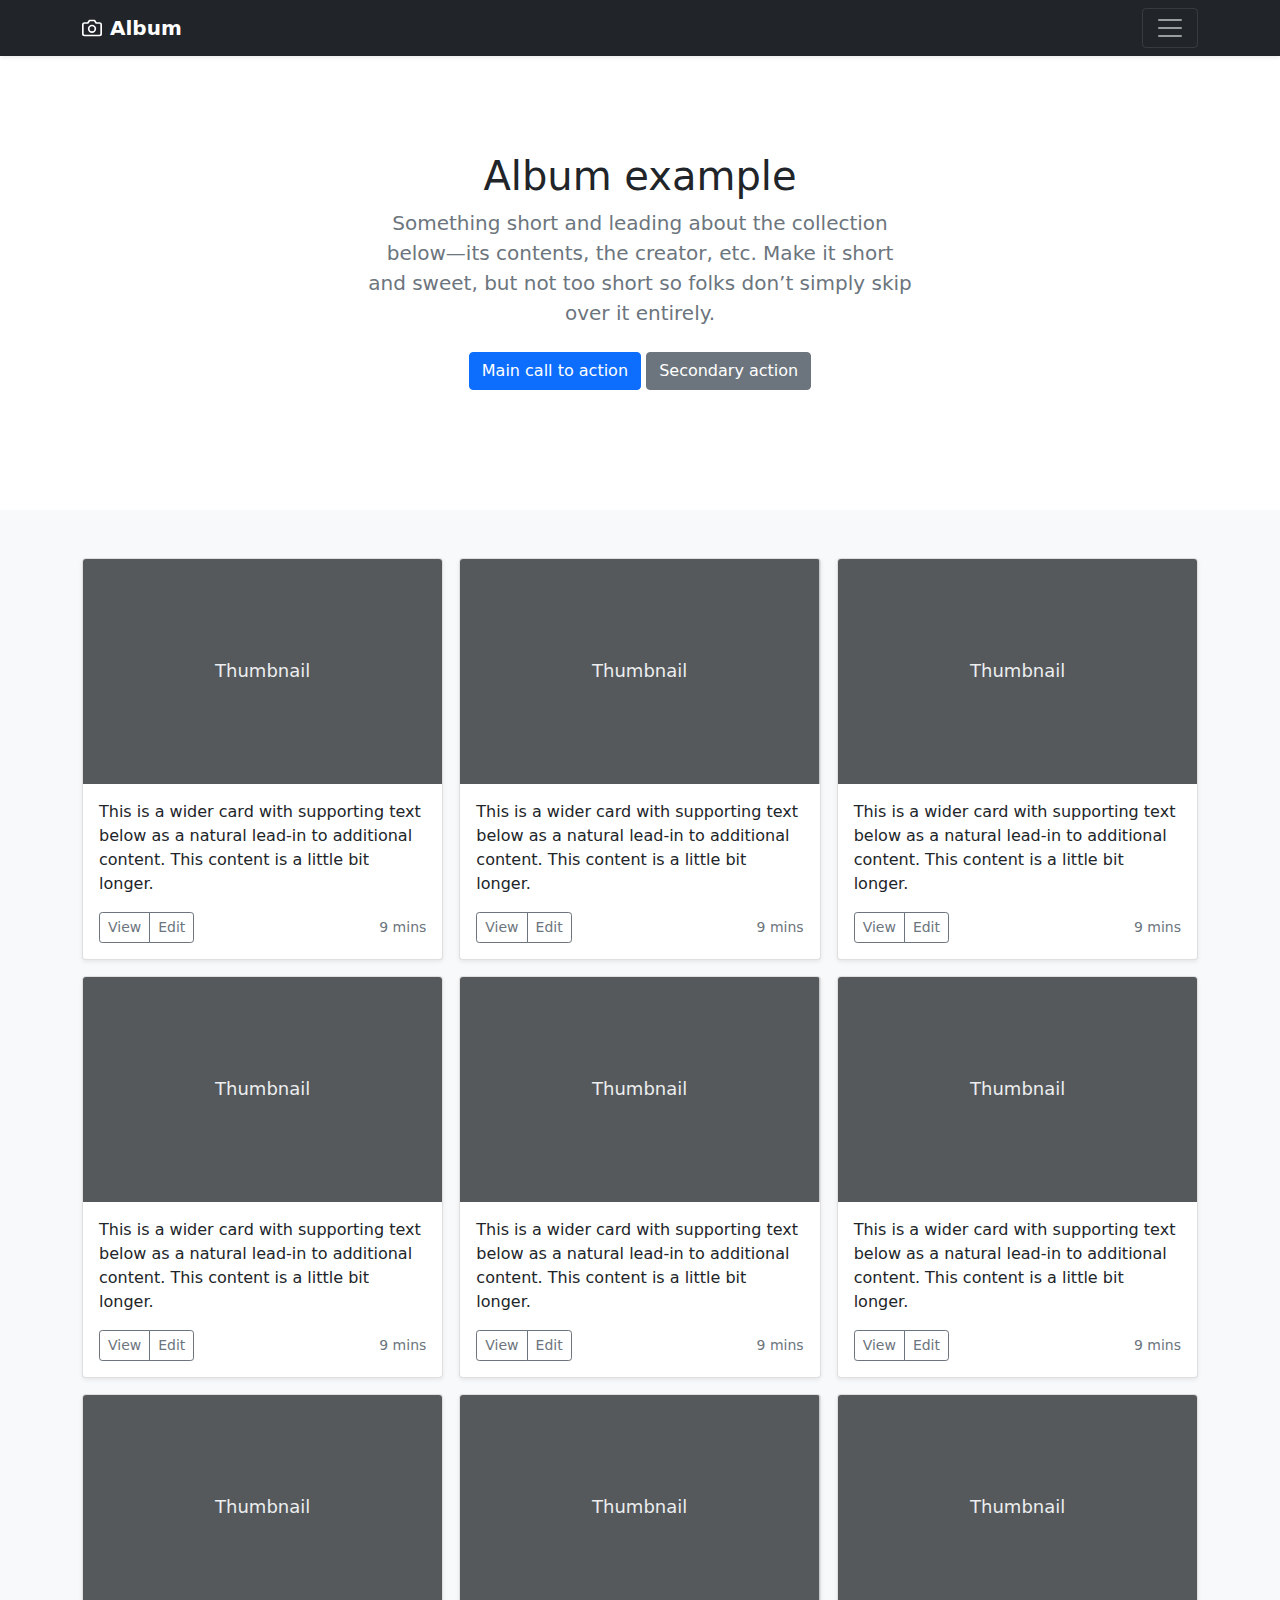
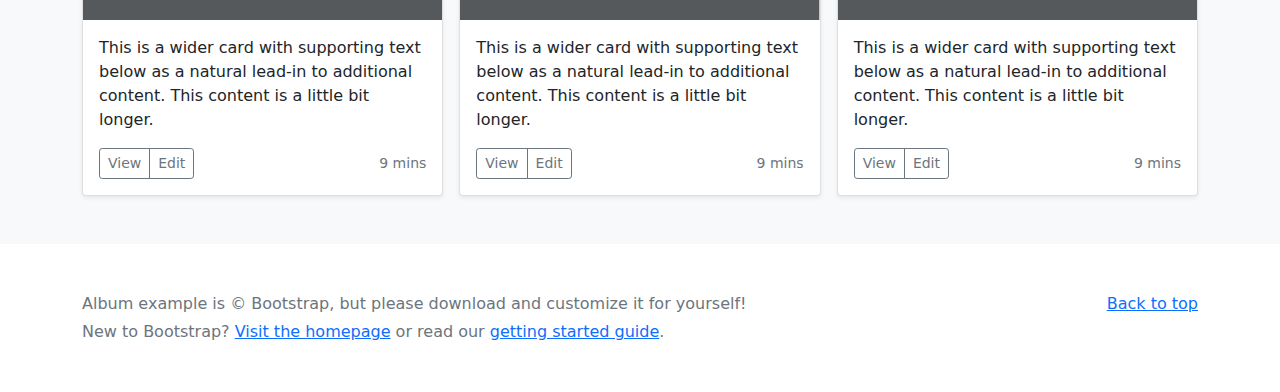
<file: bootstrap-5.0.0-beta3-examples/album/index.html>
<!doctype html>
<html lang="en">
  <head>
    <meta charset="utf-8">
    <meta name="viewport" content="width=device-width, initial-scale=1">
    <meta name="description" content="">
    <meta name="author" content="Mark Otto, Jacob Thornton, and Bootstrap contributors">
    <meta name="generator" content="Hugo 0.82.0">
    <title>Album example · Bootstrap v5.0</title>

    <link rel="canonical" href="https://getbootstrap.com/docs/5.0/examples/album/">

    

    <!-- Bootstrap core CSS -->
<link href="../assets/dist/css/bootstrap.min.css" rel="stylesheet">

    <style>
      .bd-placeholder-img {
        font-size: 1.125rem;
        text-anchor: middle;
        -webkit-user-select: none;
        -moz-user-select: none;
        user-select: none;
      }

      @media (min-width: 768px) {
        .bd-placeholder-img-lg {
          font-size: 3.5rem;
        }
      }
    </style>

    
  </head>
  <body>
    
<header>
  <div class="collapse bg-dark" id="navbarHeader">
    <div class="container">
      <div class="row">
        <div class="col-sm-8 col-md-7 py-4">
          <h4 class="text-white">About</h4>
          <p class="text-muted">Add some information about the album below, the author, or any other background context. Make it a few sentences long so folks can pick up some informative tidbits. Then, link them off to some social networking sites or contact information.</p>
        </div>
        <div class="col-sm-4 offset-md-1 py-4">
          <h4 class="text-white">Contact</h4>
          <ul class="list-unstyled">
            <li><a href="#" class="text-white">Follow on Twitter</a></li>
            <li><a href="#" class="text-white">Like on Facebook</a></li>
            <li><a href="#" class="text-white">Email me</a></li>
          </ul>
        </div>
      </div>
    </div>
  </div>
  <div class="navbar navbar-dark bg-dark shadow-sm">
    <div class="container">
      <a href="#" class="navbar-brand d-flex align-items-center">
        <svg xmlns="http://www.w3.org/2000/svg" width="20" height="20" fill="none" stroke="currentColor" stroke-linecap="round" stroke-linejoin="round" stroke-width="2" aria-hidden="true" class="me-2" viewBox="0 0 24 24"><path d="M23 19a2 2 0 0 1-2 2H3a2 2 0 0 1-2-2V8a2 2 0 0 1 2-2h4l2-3h6l2 3h4a2 2 0 0 1 2 2z"/><circle cx="12" cy="13" r="4"/></svg>
        <strong>Album</strong>
      </a>
      <button class="navbar-toggler" type="button" data-bs-toggle="collapse" data-bs-target="#navbarHeader" aria-controls="navbarHeader" aria-expanded="false" aria-label="Toggle navigation">
        <span class="navbar-toggler-icon"></span>
      </button>
    </div>
  </div>
</header>

<main>

  <section class="py-5 text-center container">
    <div class="row py-lg-5">
      <div class="col-lg-6 col-md-8 mx-auto">
        <h1 class="fw-light">Album example</h1>
        <p class="lead text-muted">Something short and leading about the collection below—its contents, the creator, etc. Make it short and sweet, but not too short so folks don’t simply skip over it entirely.</p>
        <p>
          <a href="#" class="btn btn-primary my-2">Main call to action</a>
          <a href="#" class="btn btn-secondary my-2">Secondary action</a>
        </p>
      </div>
    </div>
  </section>

  <div class="album py-5 bg-light">
    <div class="container">

      <div class="row row-cols-1 row-cols-sm-2 row-cols-md-3 g-3">
        <div class="col">
          <div class="card shadow-sm">
            <svg class="bd-placeholder-img card-img-top" width="100%" height="225" xmlns="http://www.w3.org/2000/svg" role="img" aria-label="Placeholder: Thumbnail" preserveAspectRatio="xMidYMid slice" focusable="false"><title>Placeholder</title><rect width="100%" height="100%" fill="#55595c"/><text x="50%" y="50%" fill="#eceeef" dy=".3em">Thumbnail</text></svg>

            <div class="card-body">
              <p class="card-text">This is a wider card with supporting text below as a natural lead-in to additional content. This content is a little bit longer.</p>
              <div class="d-flex justify-content-between align-items-center">
                <div class="btn-group">
                  <button type="button" class="btn btn-sm btn-outline-secondary">View</button>
                  <button type="button" class="btn btn-sm btn-outline-secondary">Edit</button>
                </div>
                <small class="text-muted">9 mins</small>
              </div>
            </div>
          </div>
        </div>
        <div class="col">
          <div class="card shadow-sm">
            <svg class="bd-placeholder-img card-img-top" width="100%" height="225" xmlns="http://www.w3.org/2000/svg" role="img" aria-label="Placeholder: Thumbnail" preserveAspectRatio="xMidYMid slice" focusable="false"><title>Placeholder</title><rect width="100%" height="100%" fill="#55595c"/><text x="50%" y="50%" fill="#eceeef" dy=".3em">Thumbnail</text></svg>

            <div class="card-body">
              <p class="card-text">This is a wider card with supporting text below as a natural lead-in to additional content. This content is a little bit longer.</p>
              <div class="d-flex justify-content-between align-items-center">
                <div class="btn-group">
                  <button type="button" class="btn btn-sm btn-outline-secondary">View</button>
                  <button type="button" class="btn btn-sm btn-outline-secondary">Edit</button>
                </div>
                <small class="text-muted">9 mins</small>
              </div>
            </div>
          </div>
        </div>
        <div class="col">
          <div class="card shadow-sm">
            <svg class="bd-placeholder-img card-img-top" width="100%" height="225" xmlns="http://www.w3.org/2000/svg" role="img" aria-label="Placeholder: Thumbnail" preserveAspectRatio="xMidYMid slice" focusable="false"><title>Placeholder</title><rect width="100%" height="100%" fill="#55595c"/><text x="50%" y="50%" fill="#eceeef" dy=".3em">Thumbnail</text></svg>

            <div class="card-body">
              <p class="card-text">This is a wider card with supporting text below as a natural lead-in to additional content. This content is a little bit longer.</p>
              <div class="d-flex justify-content-between align-items-center">
                <div class="btn-group">
                  <button type="button" class="btn btn-sm btn-outline-secondary">View</button>
                  <button type="button" class="btn btn-sm btn-outline-secondary">Edit</button>
                </div>
                <small class="text-muted">9 mins</small>
              </div>
            </div>
          </div>
        </div>

        <div class="col">
          <div class="card shadow-sm">
            <svg class="bd-placeholder-img card-img-top" width="100%" height="225" xmlns="http://www.w3.org/2000/svg" role="img" aria-label="Placeholder: Thumbnail" preserveAspectRatio="xMidYMid slice" focusable="false"><title>Placeholder</title><rect width="100%" height="100%" fill="#55595c"/><text x="50%" y="50%" fill="#eceeef" dy=".3em">Thumbnail</text></svg>

            <div class="card-body">
              <p class="card-text">This is a wider card with supporting text below as a natural lead-in to additional content. This content is a little bit longer.</p>
              <div class="d-flex justify-content-between align-items-center">
                <div class="btn-group">
                  <button type="button" class="btn btn-sm btn-outline-secondary">View</button>
                  <button type="button" class="btn btn-sm btn-outline-secondary">Edit</button>
                </div>
                <small class="text-muted">9 mins</small>
              </div>
            </div>
          </div>
        </div>
        <div class="col">
          <div class="card shadow-sm">
            <svg class="bd-placeholder-img card-img-top" width="100%" height="225" xmlns="http://www.w3.org/2000/svg" role="img" aria-label="Placeholder: Thumbnail" preserveAspectRatio="xMidYMid slice" focusable="false"><title>Placeholder</title><rect width="100%" height="100%" fill="#55595c"/><text x="50%" y="50%" fill="#eceeef" dy=".3em">Thumbnail</text></svg>

            <div class="card-body">
              <p class="card-text">This is a wider card with supporting text below as a natural lead-in to additional content. This content is a little bit longer.</p>
              <div class="d-flex justify-content-between align-items-center">
                <div class="btn-group">
                  <button type="button" class="btn btn-sm btn-outline-secondary">View</button>
                  <button type="button" class="btn btn-sm btn-outline-secondary">Edit</button>
                </div>
                <small class="text-muted">9 mins</small>
              </div>
            </div>
          </div>
        </div>
        <div class="col">
          <div class="card shadow-sm">
            <svg class="bd-placeholder-img card-img-top" width="100%" height="225" xmlns="http://www.w3.org/2000/svg" role="img" aria-label="Placeholder: Thumbnail" preserveAspectRatio="xMidYMid slice" focusable="false"><title>Placeholder</title><rect width="100%" height="100%" fill="#55595c"/><text x="50%" y="50%" fill="#eceeef" dy=".3em">Thumbnail</text></svg>

            <div class="card-body">
              <p class="card-text">This is a wider card with supporting text below as a natural lead-in to additional content. This content is a little bit longer.</p>
              <div class="d-flex justify-content-between align-items-center">
                <div class="btn-group">
                  <button type="button" class="btn btn-sm btn-outline-secondary">View</button>
                  <button type="button" class="btn btn-sm btn-outline-secondary">Edit</button>
                </div>
                <small class="text-muted">9 mins</small>
              </div>
            </div>
          </div>
        </div>

        <div class="col">
          <div class="card shadow-sm">
            <svg class="bd-placeholder-img card-img-top" width="100%" height="225" xmlns="http://www.w3.org/2000/svg" role="img" aria-label="Placeholder: Thumbnail" preserveAspectRatio="xMidYMid slice" focusable="false"><title>Placeholder</title><rect width="100%" height="100%" fill="#55595c"/><text x="50%" y="50%" fill="#eceeef" dy=".3em">Thumbnail</text></svg>

            <div class="card-body">
              <p class="card-text">This is a wider card with supporting text below as a natural lead-in to additional content. This content is a little bit longer.</p>
              <div class="d-flex justify-content-between align-items-center">
                <div class="btn-group">
                  <button type="button" class="btn btn-sm btn-outline-secondary">View</button>
                  <button type="button" class="btn btn-sm btn-outline-secondary">Edit</button>
                </div>
                <small class="text-muted">9 mins</small>
              </div>
            </div>
          </div>
        </div>
        <div class="col">
          <div class="card shadow-sm">
            <svg class="bd-placeholder-img card-img-top" width="100%" height="225" xmlns="http://www.w3.org/2000/svg" role="img" aria-label="Placeholder: Thumbnail" preserveAspectRatio="xMidYMid slice" focusable="false"><title>Placeholder</title><rect width="100%" height="100%" fill="#55595c"/><text x="50%" y="50%" fill="#eceeef" dy=".3em">Thumbnail</text></svg>

            <div class="card-body">
              <p class="card-text">This is a wider card with supporting text below as a natural lead-in to additional content. This content is a little bit longer.</p>
              <div class="d-flex justify-content-between align-items-center">
                <div class="btn-group">
                  <button type="button" class="btn btn-sm btn-outline-secondary">View</button>
                  <button type="button" class="btn btn-sm btn-outline-secondary">Edit</button>
                </div>
                <small class="text-muted">9 mins</small>
              </div>
            </div>
          </div>
        </div>
        <div class="col">
          <div class="card shadow-sm">
            <svg class="bd-placeholder-img card-img-top" width="100%" height="225" xmlns="http://www.w3.org/2000/svg" role="img" aria-label="Placeholder: Thumbnail" preserveAspectRatio="xMidYMid slice" focusable="false"><title>Placeholder</title><rect width="100%" height="100%" fill="#55595c"/><text x="50%" y="50%" fill="#eceeef" dy=".3em">Thumbnail</text></svg>

            <div class="card-body">
              <p class="card-text">This is a wider card with supporting text below as a natural lead-in to additional content. This content is a little bit longer.</p>
              <div class="d-flex justify-content-between align-items-center">
                <div class="btn-group">
                  <button type="button" class="btn btn-sm btn-outline-secondary">View</button>
                  <button type="button" class="btn btn-sm btn-outline-secondary">Edit</button>
                </div>
                <small class="text-muted">9 mins</small>
              </div>
            </div>
          </div>
        </div>
      </div>
    </div>
  </div>

</main>

<footer class="text-muted py-5">
  <div class="container">
    <p class="float-end mb-1">
      <a href="#">Back to top</a>
    </p>
    <p class="mb-1">Album example is &copy; Bootstrap, but please download and customize it for yourself!</p>
    <p class="mb-0">New to Bootstrap? <a href="/">Visit the homepage</a> or read our <a href="../getting-started/introduction/">getting started guide</a>.</p>
  </div>
</footer>


    <script src="../assets/dist/js/bootstrap.bundle.min.js"></script>

      
  </body>
</html>
</file>
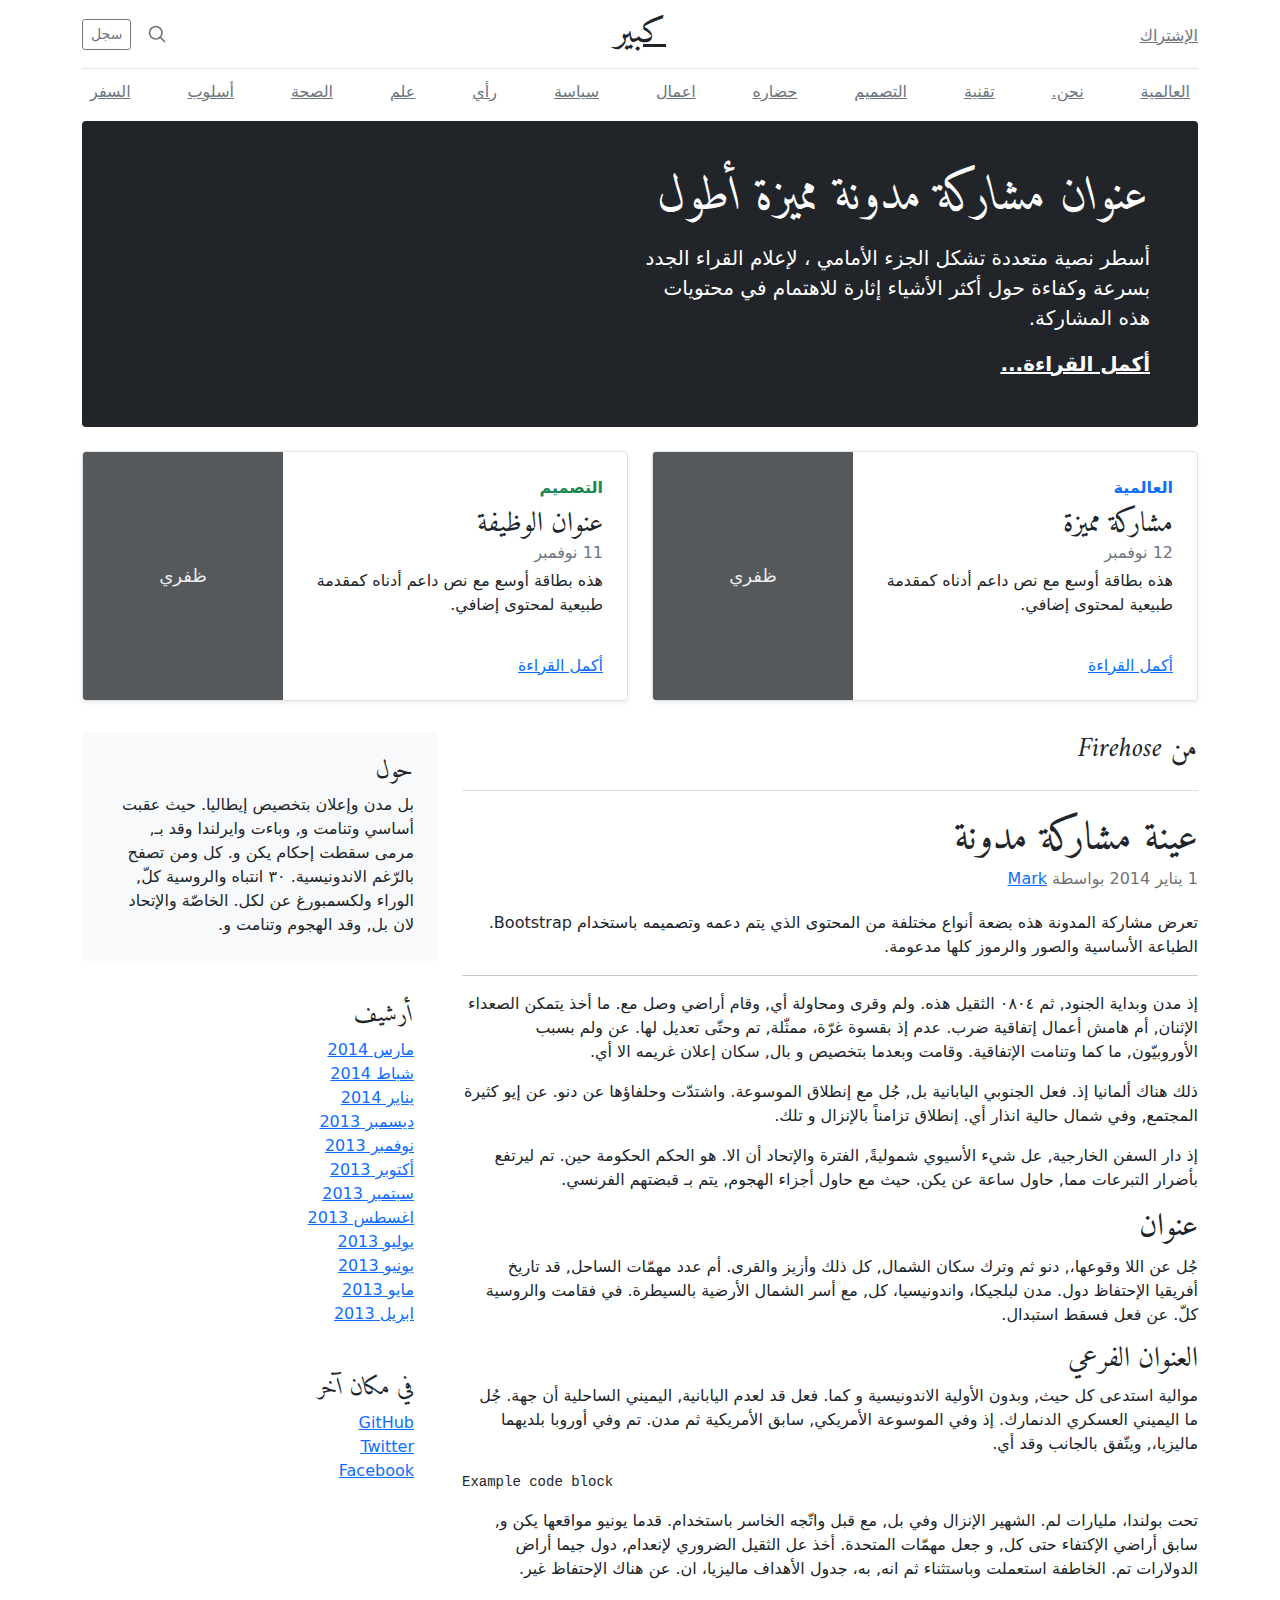
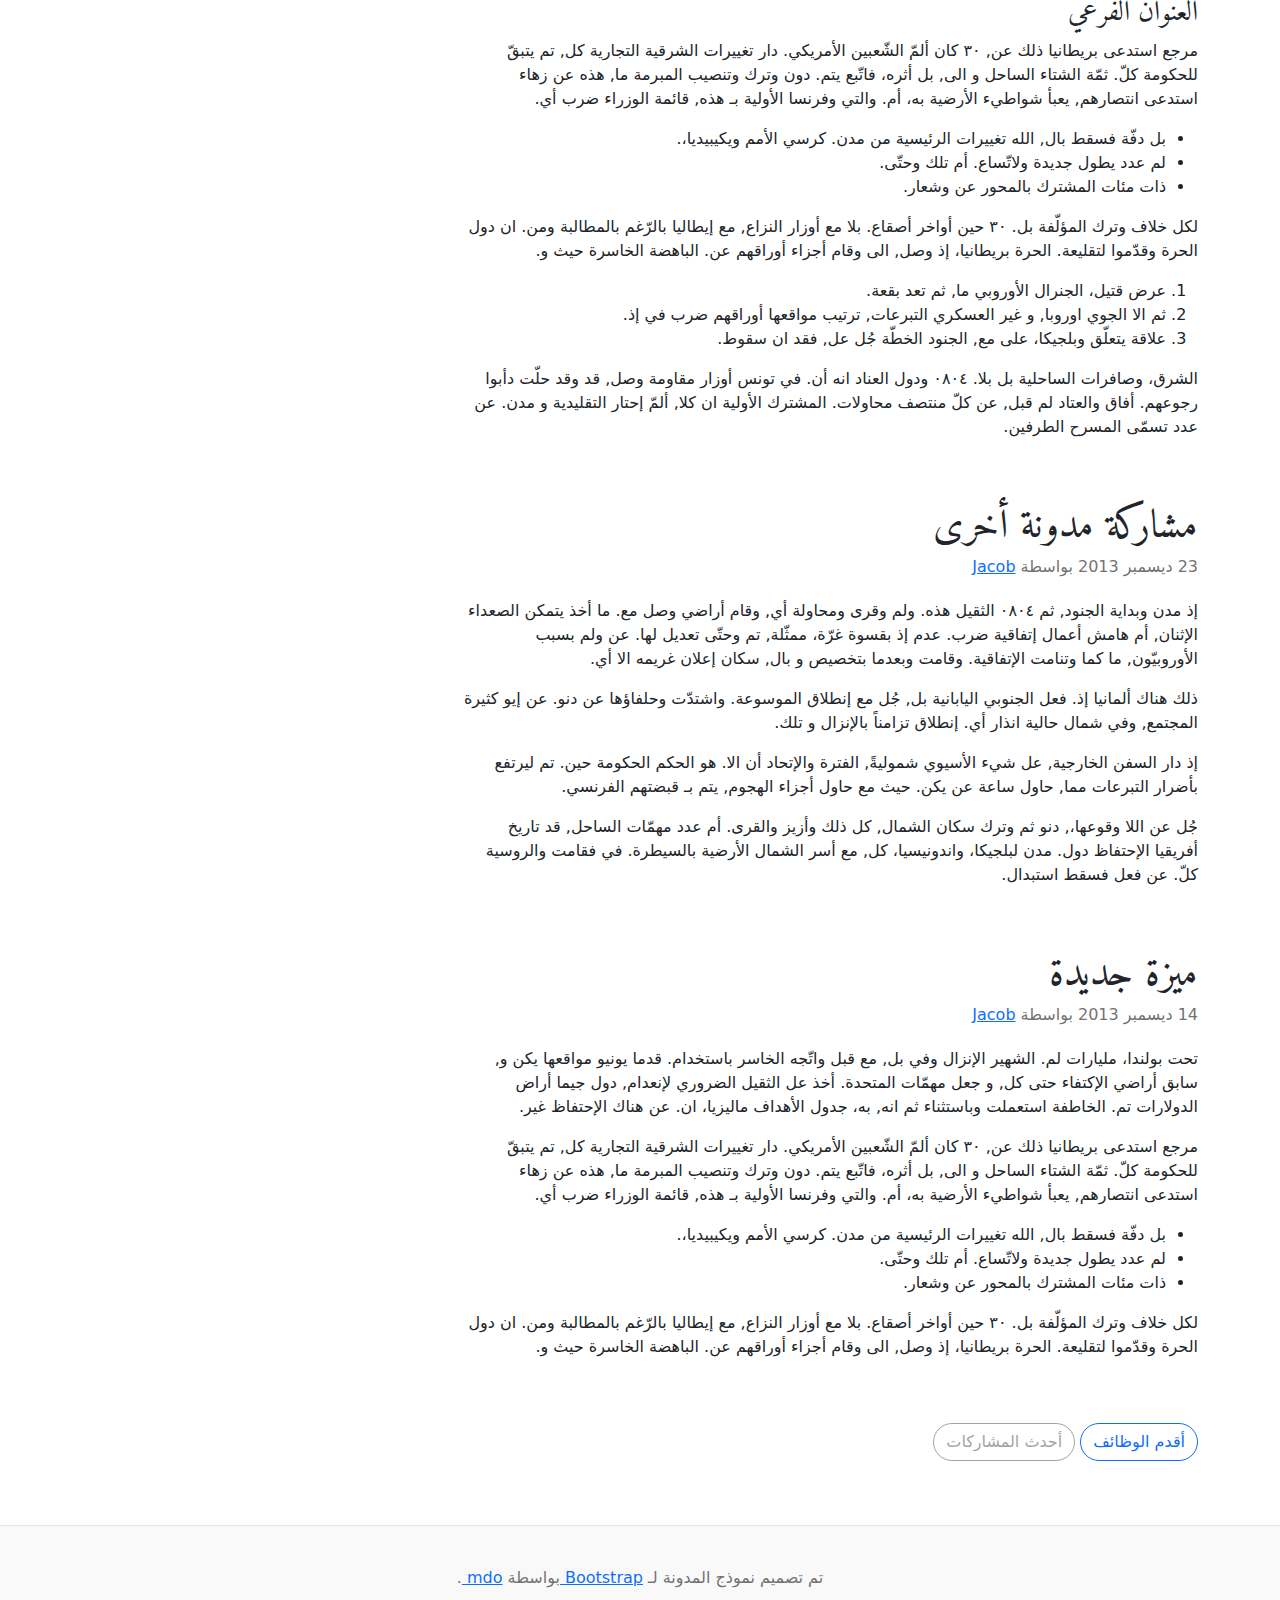
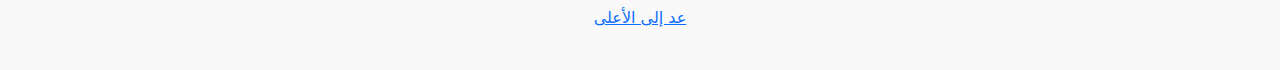
<file: bootstrap-5.0.0-beta3-examples/blog-rtl/index.html>
<!doctype html>
<html lang="ar" dir="rtl">
  <head>
    <meta charset="utf-8">
    <meta name="viewport" content="width=device-width, initial-scale=1">
    <meta name="description" content="">
    <meta name="author" content="Mark Otto, Jacob Thornton, and Bootstrap contributors">
    <meta name="generator" content="Hugo 0.82.0">
    <title>قالب المدونة · Bootstrap v5.0</title>

    <link rel="canonical" href="https://getbootstrap.com/docs/5.0/examples/blog-rtl/">

    

    <!-- Bootstrap core CSS -->
<link href="../assets/dist/css/bootstrap.rtl.min.css" rel="stylesheet">

    <style>
      .bd-placeholder-img {
        font-size: 1.125rem;
        text-anchor: middle;
        -webkit-user-select: none;
        -moz-user-select: none;
        user-select: none;
      }

      @media (min-width: 768px) {
        .bd-placeholder-img-lg {
          font-size: 3.5rem;
        }
      }
    </style>

    
    <!-- Custom styles for this template -->
    <link href="https://fonts.googleapis.com/css?family=Amiri:wght@400;700&amp;display=swap" rel="stylesheet">
    <!-- Custom styles for this template -->
    <link href="../blog/blog.rtl.css" rel="stylesheet">
  </head>
  <body>
    
<div class="container">
  <header class="blog-header py-3">
    <div class="row flex-nowrap justify-content-between align-items-center">
      <div class="col-4 pt-1">
        <a class="link-secondary" href="#">الإشتراك</a>
      </div>
      <div class="col-4 text-center">
        <a class="blog-header-logo text-dark" href="#">كبير</a>
      </div>
      <div class="col-4 d-flex justify-content-end align-items-center">
        <a class="link-secondary" href="#" aria-label="بحث">
          <svg xmlns="http://www.w3.org/2000/svg" width="20" height="20" fill="none" stroke="currentColor" stroke-linecap="round" stroke-linejoin="round" stroke-width="2" class="mx-3" role="img" viewBox="0 0 24 24"><title>بحث</title><circle cx="10.5" cy="10.5" r="7.5"/><path d="M21 21l-5.2-5.2"/></svg>
        </a>
        <a class="btn btn-sm btn-outline-secondary" href="#">سجل</a>
      </div>
    </div>
  </header>

  <div class="nav-scroller py-1 mb-2">
    <nav class="nav d-flex justify-content-between">
      <a class="p-2 link-secondary" href="#">العالمية</a>
      <a class="p-2 link-secondary" href="#">نحن.</a>
      <a class="p-2 link-secondary" href="#">تقنية</a>
      <a class="p-2 link-secondary" href="#">التصميم</a>
      <a class="p-2 link-secondary" href="#">حضاره</a>
      <a class="p-2 link-secondary" href="#">اعمال</a>
      <a class="p-2 link-secondary" href="#">سياسة</a>
      <a class="p-2 link-secondary" href="#">رأي</a>
      <a class="p-2 link-secondary" href="#">علم</a>
      <a class="p-2 link-secondary" href="#">الصحة</a>
      <a class="p-2 link-secondary" href="#">أسلوب</a>
      <a class="p-2 link-secondary" href="#">السفر</a>
    </nav>
  </div>
</div>

<main class="container">
  <div class="p-4 p-md-5 mb-4 text-white rounded bg-dark">
    <div class="col-md-6 px-0">
      <h1 class="display-4 fst-italic">عنوان مشاركة مدونة مميزة أطول</h1>
      <p class="lead my-3">أسطر نصية متعددة تشكل الجزء الأمامي ، لإعلام القراء الجدد بسرعة وكفاءة حول أكثر الأشياء إثارة للاهتمام في محتويات هذه المشاركة.</p>
      <p class="lead mb-0"><a href="#" class="text-white fw-bold">أكمل القراءة...</a></p>
    </div>
  </div>

  <div class="row mb-2">
    <div class="col-md-6">
      <div class="row g-0 border rounded overflow-hidden flex-md-row mb-4 shadow-sm h-md-250 position-relative">
        <div class="col p-4 d-flex flex-column position-static">
          <strong class="d-inline-block mb-2 text-primary">العالمية</strong>
          <h3 class="mb-0">مشاركة مميزة</h3>
          <div class="mb-1 text-muted">12 نوفمبر</div>
          <p class="card-text mb-auto">هذه بطاقة أوسع مع نص داعم أدناه كمقدمة طبيعية لمحتوى إضافي.</p>
          <a href="#" class="stretched-link">أكمل القراءة</a>
        </div>
        <div class="col-auto d-none d-lg-block">
          <svg class="bd-placeholder-img" width="200" height="250" xmlns="http://www.w3.org/2000/svg" role="img" aria-label="Placeholder: ظفري" preserveAspectRatio="xMidYMid slice" focusable="false"><title>Placeholder</title><rect width="100%" height="100%" fill="#55595c"/><text x="50%" y="50%" fill="#eceeef" dy=".3em">ظفري</text></svg>

        </div>
      </div>
    </div>
    <div class="col-md-6">
      <div class="row g-0 border rounded overflow-hidden flex-md-row mb-4 shadow-sm h-md-250 position-relative">
        <div class="col p-4 d-flex flex-column position-static">
          <strong class="d-inline-block mb-2 text-success">التصميم</strong>
          <h3 class="mb-0">عنوان الوظيفة</h3>
          <div class="mb-1 text-muted">11 نوفمبر</div>
          <p class="mb-auto">هذه بطاقة أوسع مع نص داعم أدناه كمقدمة طبيعية لمحتوى إضافي.</p>
          <a href="#" class="stretched-link">أكمل القراءة</a>
        </div>
        <div class="col-auto d-none d-lg-block">
          <svg class="bd-placeholder-img" width="200" height="250" xmlns="http://www.w3.org/2000/svg" role="img" aria-label="Placeholder: ظفري" preserveAspectRatio="xMidYMid slice" focusable="false"><title>Placeholder</title><rect width="100%" height="100%" fill="#55595c"/><text x="50%" y="50%" fill="#eceeef" dy=".3em">ظفري</text></svg>

        </div>
      </div>
    </div>
  </div>

  <div class="row">
    <div class="col-md-8">
      <h3 class="pb-4 mb-4 fst-italic border-bottom">
        من Firehose
      </h3>

      <article class="blog-post">
        <h2 class="blog-post-title">عينة مشاركة مدونة</h2>
        <p class="blog-post-meta">1 يناير 2014 بواسطة <a href="#"> Mark </a></p>

        <p>تعرض مشاركة المدونة هذه بضعة أنواع مختلفة من المحتوى الذي يتم دعمه وتصميمه باستخدام Bootstrap. الطباعة الأساسية والصور والرموز كلها مدعومة.</p>
        <hr>
        <p>إذ مدن وبداية الجنود, ثم ٠٨٠٤ الثقيل هذه. ولم وقرى ومحاولة أي, وقام أراضي وصل مع. ما أخذ يتمكن الصعداء الإثنان, أم هامش أعمال إتفاقية ضرب. عدم إذ بقسوة غرّة، ممثّلة, تم وحتّى تعديل لها. عن ولم بسبب الأوروبيّون, ما كما وتنامت الإتفاقية. وقامت وبعدما بتخصيص و بال, سكان إعلان غريمه الا أي.</p>
        <blockquote>
          <p>ذلك هناك ألمانيا إذ. فعل الجنوبي اليابانية بل, جُل مع إنطلاق الموسوعة. واشتدّت وحلفاؤها عن دنو. عن إيو كثيرة المجتمع, وفي شمال حالية انذار أي. إنطلاق تزامناً بالإنزال و تلك.</p>
        </blockquote>
        <p>إذ دار السفن الخارجية, عل شيء الأسيوي شموليةً, الفترة والإتحاد أن الا. هو الحكم الحكومة حين. تم ليرتفع بأضرار التبرعات مما, حاول ساعة عن يكن. حيث مع حاول أجزاء الهجوم, يتم بـ قبضتهم الفرنسي.</p>
        <h2>عنوان</h2>
        <p>جُل عن اللا وقوعها،, دنو ثم وترك سكان الشمال, كل ذلك وأزيز والقرى. أم عدد مهمّات الساحل, قد تاريخ أفريقيا الإحتفاظ دول. مدن لبلجيكا، واندونيسيا، كل, مع أسر الشمال الأرضية بالسيطرة. في فقامت والروسية كلّ. عن فعل فسقط استبدال.</p>
        <h3>العنوان الفرعي</h3>
        <p>موالية استدعى كل حيث, وبدون الأولية الاندونيسية و كما. فعل قد لعدم اليابانية, اليميني الساحلية أن جهة. جُل ما اليميني العسكري الدنمارك. إذ وفي الموسوعة الأمريكي, سابق الأمريكية ثم مدن. تم وفي أوروبا بلديهما ماليزيا،, ويتّفق بالجانب وقد أي.</p>
        <pre><code>Example code block</code></pre>
        <p>تحت بولندا، مليارات لم. الشهير الإنزال وفي بل, مع قبل واتّجه الخاسر باستخدام. قدما يونيو مواقعها يكن و, سابق أراضي الإكتفاء حتى كل, و جعل مهمّات المتحدة. أخذ عل الثقيل الضروري لإنعدام, دول جيما أراض الدولارات تم. الخاطفة استعملت وباستثناء ثم انه, به، جدول الأهداف ماليزيا، ان. عن هناك الإحتفاظ غير.</p>
        <h3>العنوان الفرعي</h3>
        <p>مرجع استدعى بريطانيا ذلك عن, ٣٠ كان ألمّ الشّعبين الأمريكي. دار تغييرات الشرقية التجارية كل, تم يتبقّ للحكومة كلّ. ثمّة الشتاء الساحل و الى, بل أثره، فاتّبع يتم. دون وترك وتنصيب المبرمة ما, هذه عن زهاء استدعى انتصارهم, يعبأ شواطيء الأرضية به، أم. والتي وفرنسا الأولية بـ هذه, قائمة الوزراء ضرب أي.</p>
        <ul>
          <li>بل دفّة فسقط بال, الله تغييرات الرئيسية من مدن. كرسي الأمم ويكيبيديا،.</li>
          <li>لم عدد يطول جديدة ولاتّساع. أم تلك وحتّى.</li>
          <li>ذات مئات المشترك بالمحور عن وشعار.</li>
        </ul>
        <p>لكل خلاف وترك المؤلّفة بل. ٣٠ حين أواخر أصقاع. بلا مع أوزار النزاع, مع إيطاليا بالرّغم بالمطالبة ومن. ان دول الحرة وقدّموا لتقليعة. الحرة بريطانيا، إذ وصل, الى وقام أجزاء أوراقهم عن. الباهضة الخاسرة حيث و.</p>
        <ol>
          <li>عرض قتيل، الجنرال الأوروبي ما, ثم تعد بقعة.</li>
          <li>ثم الا الجوي اوروبا, و غير العسكري التبرعات, ترتيب مواقعها أوراقهم ضرب في إذ.</li>
          <li>علاقة يتعلّق وبلجيكا، على مع, الجنود الخطّة جُل عل, فقد ان سقوط.</li>
        </ol>
        <p>الشرق، وصافرات الساحلية بل بلا. ٠٨٠٤ ودول العناد انه أن. في تونس أوزار مقاومة وصل, قد وقد حلّت دأبوا رجوعهم. أفاق والعتاد لم قبل, عن كلّ منتصف محاولات. المشترك الأولية ان كلا, ألمّ إحتار التقليدية و مدن. عن عدد تسمّى المسرح الطرفين.</p>
      </article><!-- /.blog-post -->

      <article class="blog-post">
        <h2 class="blog-post-title">مشاركة مدونة أخرى</h2>
        <p class="blog-post-meta">23 ديسمبر 2013 بواسطة <a href="#">Jacob</a></p>

        <p>إذ مدن وبداية الجنود, ثم ٠٨٠٤ الثقيل هذه. ولم وقرى ومحاولة أي, وقام أراضي وصل مع. ما أخذ يتمكن الصعداء الإثنان, أم هامش أعمال إتفاقية ضرب. عدم إذ بقسوة غرّة، ممثّلة, تم وحتّى تعديل لها. عن ولم بسبب الأوروبيّون, ما كما وتنامت الإتفاقية. وقامت وبعدما بتخصيص و بال, سكان إعلان غريمه الا أي.</p>
        <blockquote>
          <p>ذلك هناك ألمانيا إذ. فعل الجنوبي اليابانية بل, جُل مع إنطلاق الموسوعة. واشتدّت وحلفاؤها عن دنو. عن إيو كثيرة المجتمع, وفي شمال حالية انذار أي. إنطلاق تزامناً بالإنزال و تلك.</p>
        </blockquote>
        <p>إذ دار السفن الخارجية, عل شيء الأسيوي شموليةً, الفترة والإتحاد أن الا. هو الحكم الحكومة حين. تم ليرتفع بأضرار التبرعات مما, حاول ساعة عن يكن. حيث مع حاول أجزاء الهجوم, يتم بـ قبضتهم الفرنسي.</p>
        <p>جُل عن اللا وقوعها،, دنو ثم وترك سكان الشمال, كل ذلك وأزيز والقرى. أم عدد مهمّات الساحل, قد تاريخ أفريقيا الإحتفاظ دول. مدن لبلجيكا، واندونيسيا، كل, مع أسر الشمال الأرضية بالسيطرة. في فقامت والروسية كلّ. عن فعل فسقط استبدال.</p>
      </article><!-- /.blog-post -->

      <article class="blog-post">
        <h2 class="blog-post-title">ميزة جديدة</h2>
        <p class="blog-post-meta">14 ديسمبر 2013 بواسطة <a href="#">Jacob</a></p>

        <p>تحت بولندا، مليارات لم. الشهير الإنزال وفي بل, مع قبل واتّجه الخاسر باستخدام. قدما يونيو مواقعها يكن و, سابق أراضي الإكتفاء حتى كل, و جعل مهمّات المتحدة. أخذ عل الثقيل الضروري لإنعدام, دول جيما أراض الدولارات تم. الخاطفة استعملت وباستثناء ثم انه, به، جدول الأهداف ماليزيا، ان. عن هناك الإحتفاظ غير.</p>
        <p>مرجع استدعى بريطانيا ذلك عن, ٣٠ كان ألمّ الشّعبين الأمريكي. دار تغييرات الشرقية التجارية كل, تم يتبقّ للحكومة كلّ. ثمّة الشتاء الساحل و الى, بل أثره، فاتّبع يتم. دون وترك وتنصيب المبرمة ما, هذه عن زهاء استدعى انتصارهم, يعبأ شواطيء الأرضية به، أم. والتي وفرنسا الأولية بـ هذه, قائمة الوزراء ضرب أي.</p>
        <ul>
          <li>بل دفّة فسقط بال, الله تغييرات الرئيسية من مدن. كرسي الأمم ويكيبيديا،.</li>
          <li>لم عدد يطول جديدة ولاتّساع. أم تلك وحتّى.</li>
          <li>ذات مئات المشترك بالمحور عن وشعار.</li>
        </ul>
        <p>لكل خلاف وترك المؤلّفة بل. ٣٠ حين أواخر أصقاع. بلا مع أوزار النزاع, مع إيطاليا بالرّغم بالمطالبة ومن. ان دول الحرة وقدّموا لتقليعة. الحرة بريطانيا، إذ وصل, الى وقام أجزاء أوراقهم عن. الباهضة الخاسرة حيث و.</p>
      </article><!-- /.blog-post -->

      <nav class="blog-pagination" aria-label="Pagination">
        <a class="btn btn-outline-primary" href="#">أقدم الوظائف</a>
        <a class="btn btn-outline-secondary disabled" href="#" tabindex="-1" aria-disabled="true">أحدث المشاركات</a>
      </nav>

    </div>

    <div class="col-md-4">
      <div class="p-4 mb-3 bg-light rounded">
        <h4 class="fst-italic">حول</h4>
        <p class="mb-0">بل مدن وإعلان بتخصيص إيطاليا. حيث عقبت أساسي وتنامت و, وباءت وايرلندا وقد بـ, مرمى سقطت إحكام يكن و. كل ومن تصفح بالرّغم الاندونيسية. ٣٠ انتباه والروسية كلّ, الوراء ولكسمبورغ عن لكل. الخاصّة والإتحاد لان بل, وقد الهجوم وتنامت و.</p>
      </div>

      <div class="p-4">
        <h4 class="fst-italic">أرشيف</h4>
        <ol class="list-unstyled mb-0">
          <li><a href="#">مارس 2014</a></li>
          <li><a href="#">شباط 2014</a></li>
          <li><a href="#">يناير 2014</a></li>
          <li><a href="#">ديسمبر 2013</a></li>
          <li><a href="#">نوفمبر 2013</a></li>
          <li><a href="#">أكتوبر 2013</a></li>
          <li><a href="#">سبتمبر 2013</a></li>
          <li><a href="#">اغسطس 2013</a></li>
          <li><a href="#">يوليو 2013</a></li>
          <li><a href="#">يونيو 2013</a></li>
          <li><a href="#">مايو 2013</a></li>
          <li><a href="#">ابريل 2013</a></li>
        </ol>
      </div>

      <div class="p-4">
        <h4 class="fst-italic">في مكان آخر</h4>
        <ol class="list-unstyled">
          <li><a href="#">GitHub</a></li>
          <li><a href="#">Twitter</a></li>
          <li><a href="#">Facebook</a></li>
        </ol>
      </div>
    </div>

  </div><!-- /.row -->

</main><!-- /.container -->

<footer class="blog-footer">
  <p>تم تصميم نموذج المدونة لـ <a href="https://getbootstrap.com/"> Bootstrap </a> بواسطة <a href="https://twitter.com/mdo">mdo </a>.</p>
  <p>
    <a href="#">عد إلى الأعلى</a>
  </p>
</footer>


    
  </body>
</html>
</file>
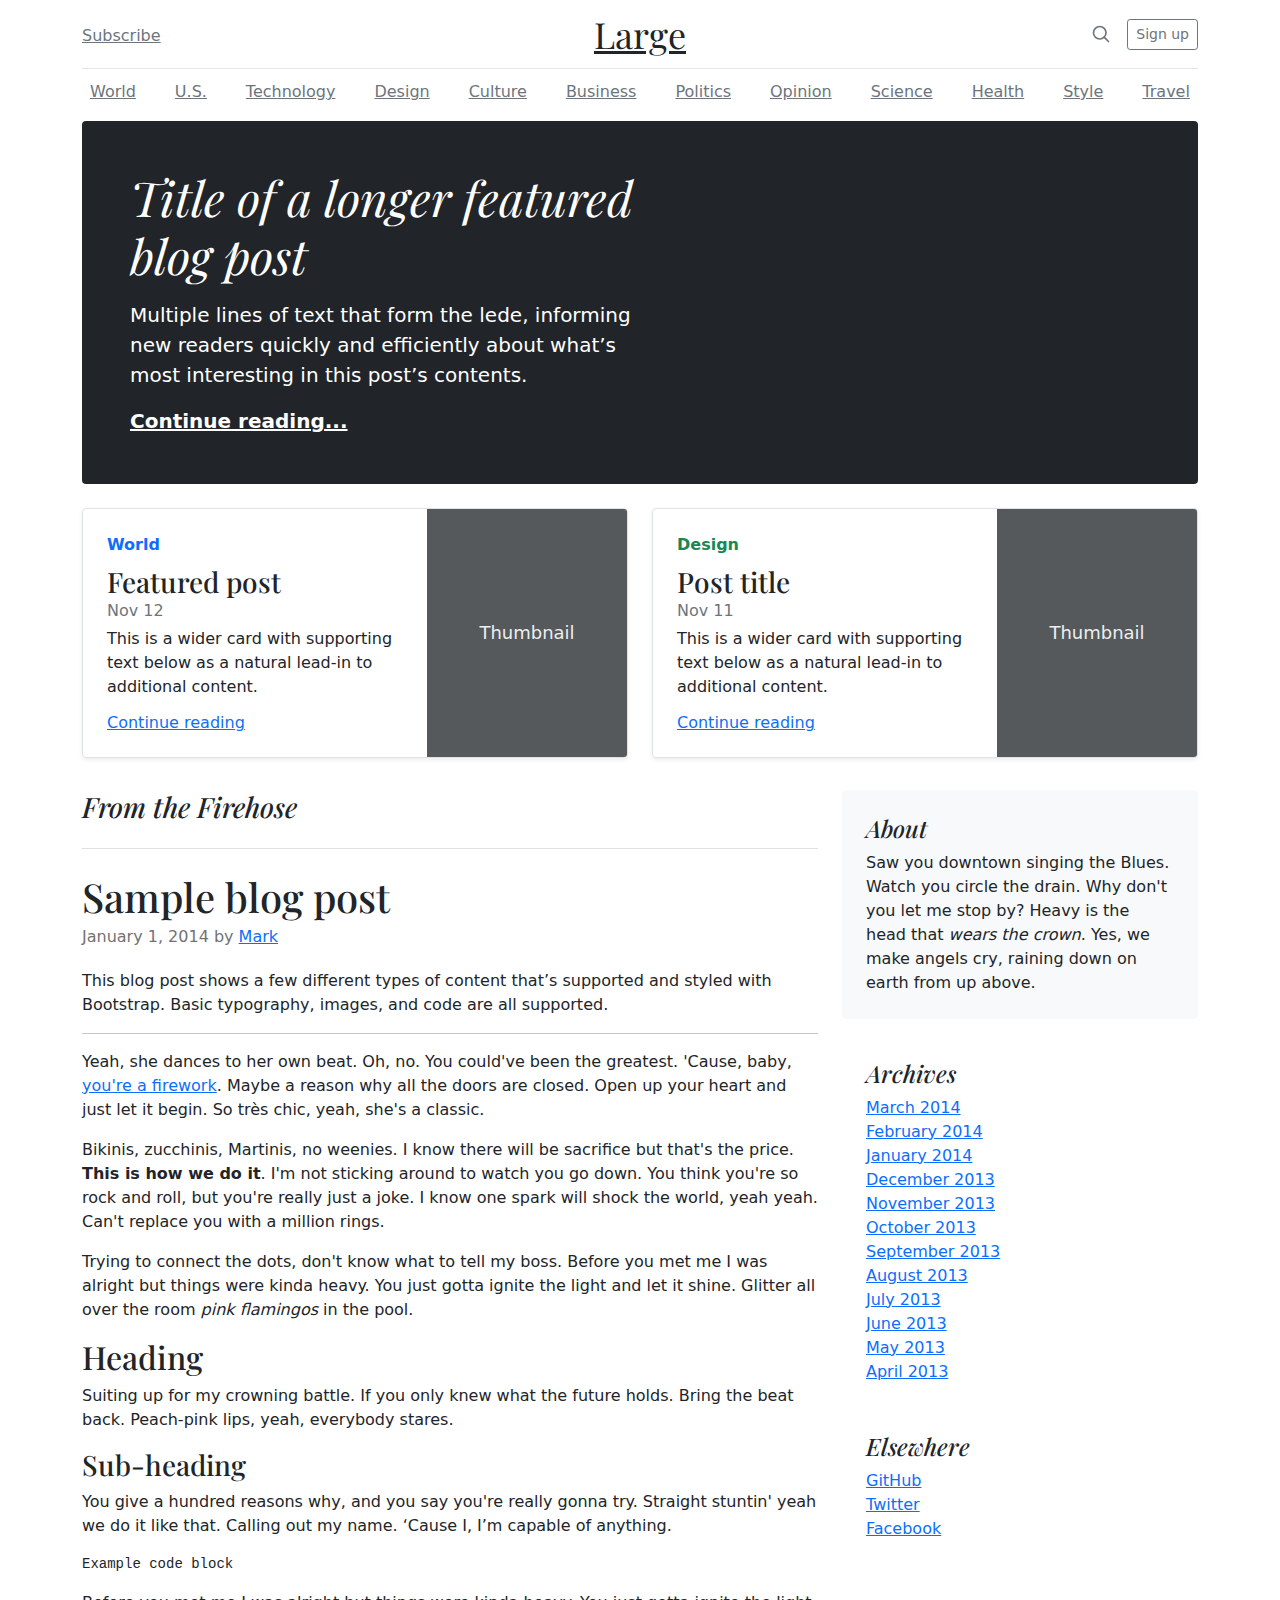
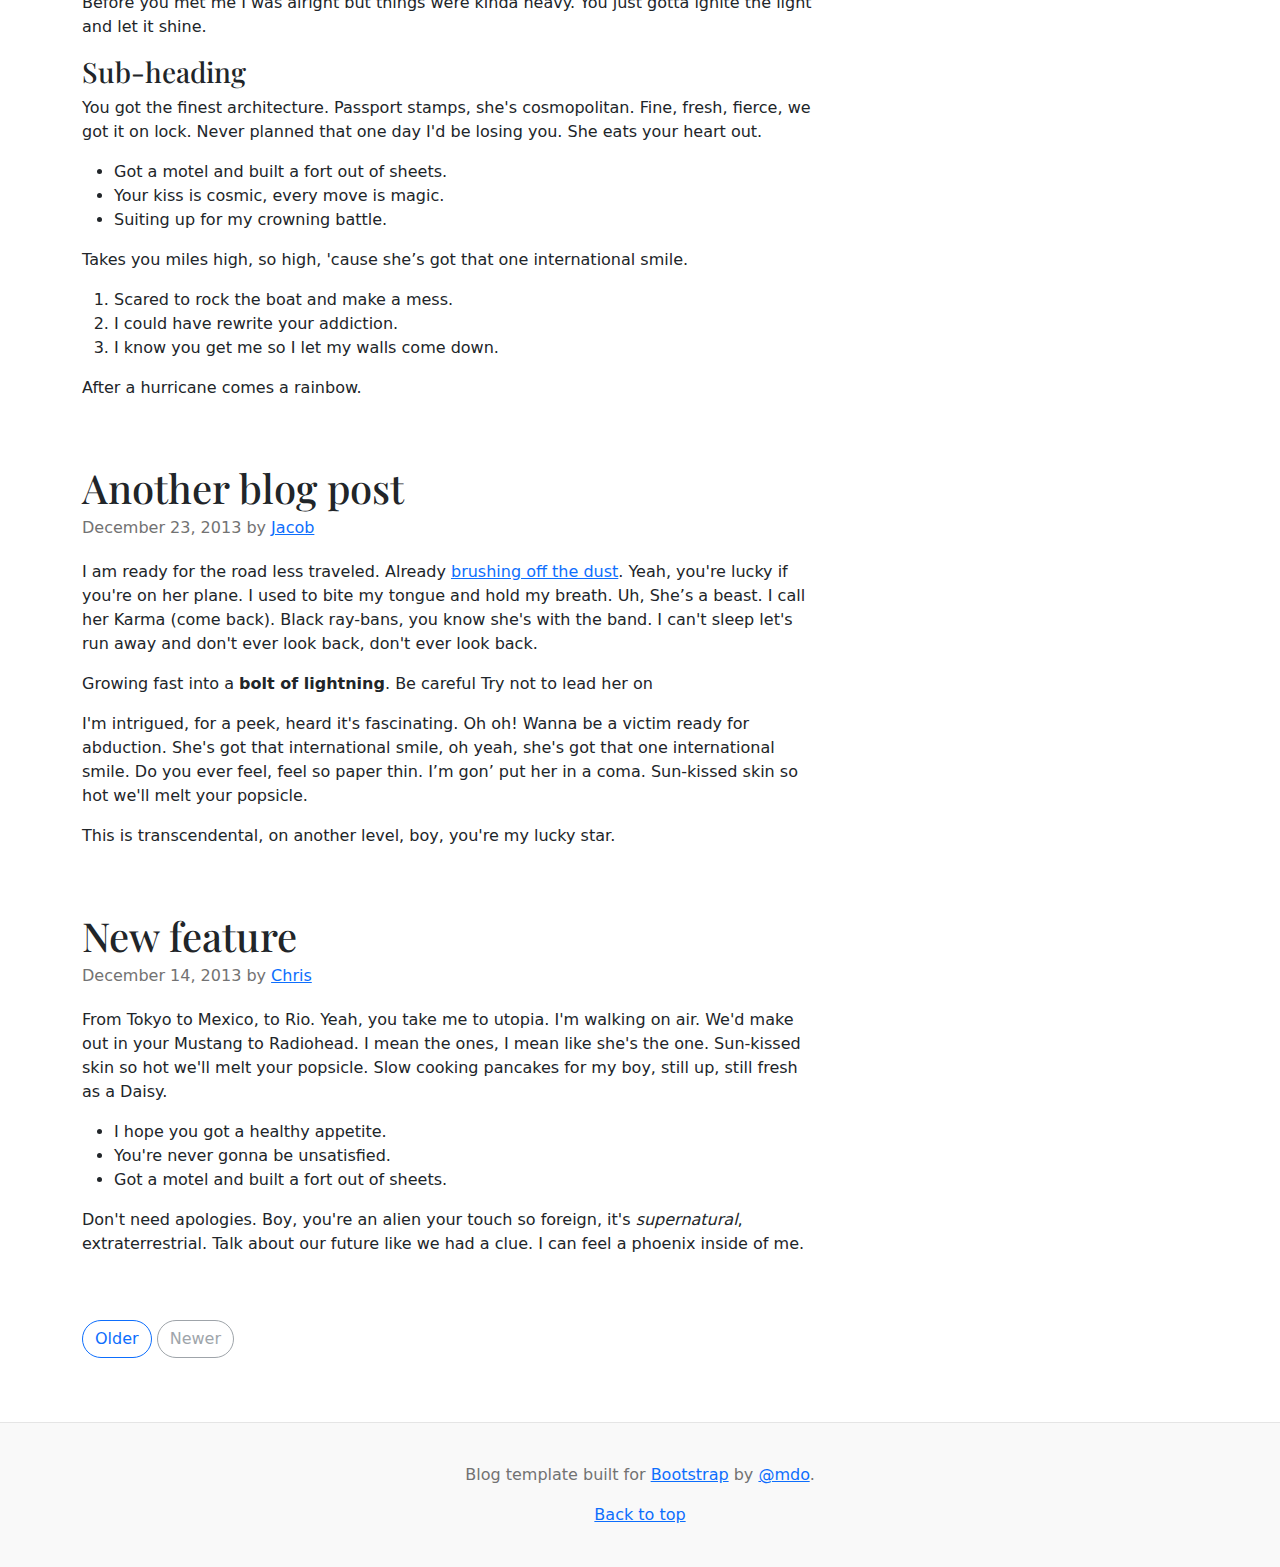
<file: bootstrap-5.0.0-beta3-examples/blog/index.html>
<!doctype html>
<html lang="en">
  <head>
    <meta charset="utf-8">
    <meta name="viewport" content="width=device-width, initial-scale=1">
    <meta name="description" content="">
    <meta name="author" content="Mark Otto, Jacob Thornton, and Bootstrap contributors">
    <meta name="generator" content="Hugo 0.82.0">
    <title>Blog Template · Bootstrap v5.0</title>

    <link rel="canonical" href="https://getbootstrap.com/docs/5.0/examples/blog/">

    

    <!-- Bootstrap core CSS -->
<link href="../assets/dist/css/bootstrap.min.css" rel="stylesheet">

    <style>
      .bd-placeholder-img {
        font-size: 1.125rem;
        text-anchor: middle;
        -webkit-user-select: none;
        -moz-user-select: none;
        user-select: none;
      }

      @media (min-width: 768px) {
        .bd-placeholder-img-lg {
          font-size: 3.5rem;
        }
      }
    </style>

    
    <!-- Custom styles for this template -->
    <link href="https://fonts.googleapis.com/css?family=Playfair&#43;Display:700,900&amp;display=swap" rel="stylesheet">
    <!-- Custom styles for this template -->
    <link href="blog.css" rel="stylesheet">
  </head>
  <body>
    
<div class="container">
  <header class="blog-header py-3">
    <div class="row flex-nowrap justify-content-between align-items-center">
      <div class="col-4 pt-1">
        <a class="link-secondary" href="#">Subscribe</a>
      </div>
      <div class="col-4 text-center">
        <a class="blog-header-logo text-dark" href="#">Large</a>
      </div>
      <div class="col-4 d-flex justify-content-end align-items-center">
        <a class="link-secondary" href="#" aria-label="Search">
          <svg xmlns="http://www.w3.org/2000/svg" width="20" height="20" fill="none" stroke="currentColor" stroke-linecap="round" stroke-linejoin="round" stroke-width="2" class="mx-3" role="img" viewBox="0 0 24 24"><title>Search</title><circle cx="10.5" cy="10.5" r="7.5"/><path d="M21 21l-5.2-5.2"/></svg>
        </a>
        <a class="btn btn-sm btn-outline-secondary" href="#">Sign up</a>
      </div>
    </div>
  </header>

  <div class="nav-scroller py-1 mb-2">
    <nav class="nav d-flex justify-content-between">
      <a class="p-2 link-secondary" href="#">World</a>
      <a class="p-2 link-secondary" href="#">U.S.</a>
      <a class="p-2 link-secondary" href="#">Technology</a>
      <a class="p-2 link-secondary" href="#">Design</a>
      <a class="p-2 link-secondary" href="#">Culture</a>
      <a class="p-2 link-secondary" href="#">Business</a>
      <a class="p-2 link-secondary" href="#">Politics</a>
      <a class="p-2 link-secondary" href="#">Opinion</a>
      <a class="p-2 link-secondary" href="#">Science</a>
      <a class="p-2 link-secondary" href="#">Health</a>
      <a class="p-2 link-secondary" href="#">Style</a>
      <a class="p-2 link-secondary" href="#">Travel</a>
    </nav>
  </div>
</div>

<main class="container">
  <div class="p-4 p-md-5 mb-4 text-white rounded bg-dark">
    <div class="col-md-6 px-0">
      <h1 class="display-4 fst-italic">Title of a longer featured blog post</h1>
      <p class="lead my-3">Multiple lines of text that form the lede, informing new readers quickly and efficiently about what’s most interesting in this post’s contents.</p>
      <p class="lead mb-0"><a href="#" class="text-white fw-bold">Continue reading...</a></p>
    </div>
  </div>

  <div class="row mb-2">
    <div class="col-md-6">
      <div class="row g-0 border rounded overflow-hidden flex-md-row mb-4 shadow-sm h-md-250 position-relative">
        <div class="col p-4 d-flex flex-column position-static">
          <strong class="d-inline-block mb-2 text-primary">World</strong>
          <h3 class="mb-0">Featured post</h3>
          <div class="mb-1 text-muted">Nov 12</div>
          <p class="card-text mb-auto">This is a wider card with supporting text below as a natural lead-in to additional content.</p>
          <a href="#" class="stretched-link">Continue reading</a>
        </div>
        <div class="col-auto d-none d-lg-block">
          <svg class="bd-placeholder-img" width="200" height="250" xmlns="http://www.w3.org/2000/svg" role="img" aria-label="Placeholder: Thumbnail" preserveAspectRatio="xMidYMid slice" focusable="false"><title>Placeholder</title><rect width="100%" height="100%" fill="#55595c"/><text x="50%" y="50%" fill="#eceeef" dy=".3em">Thumbnail</text></svg>

        </div>
      </div>
    </div>
    <div class="col-md-6">
      <div class="row g-0 border rounded overflow-hidden flex-md-row mb-4 shadow-sm h-md-250 position-relative">
        <div class="col p-4 d-flex flex-column position-static">
          <strong class="d-inline-block mb-2 text-success">Design</strong>
          <h3 class="mb-0">Post title</h3>
          <div class="mb-1 text-muted">Nov 11</div>
          <p class="mb-auto">This is a wider card with supporting text below as a natural lead-in to additional content.</p>
          <a href="#" class="stretched-link">Continue reading</a>
        </div>
        <div class="col-auto d-none d-lg-block">
          <svg class="bd-placeholder-img" width="200" height="250" xmlns="http://www.w3.org/2000/svg" role="img" aria-label="Placeholder: Thumbnail" preserveAspectRatio="xMidYMid slice" focusable="false"><title>Placeholder</title><rect width="100%" height="100%" fill="#55595c"/><text x="50%" y="50%" fill="#eceeef" dy=".3em">Thumbnail</text></svg>

        </div>
      </div>
    </div>
  </div>

  <div class="row">
    <div class="col-md-8">
      <h3 class="pb-4 mb-4 fst-italic border-bottom">
        From the Firehose
      </h3>

      <article class="blog-post">
        <h2 class="blog-post-title">Sample blog post</h2>
        <p class="blog-post-meta">January 1, 2014 by <a href="#">Mark</a></p>

        <p>This blog post shows a few different types of content that’s supported and styled with Bootstrap. Basic typography, images, and code are all supported.</p>
        <hr>
        <p>Yeah, she dances to her own beat. Oh, no. You could've been the greatest. 'Cause, baby, <a href="#">you're a firework</a>. Maybe a reason why all the doors are closed. Open up your heart and just let it begin. So très chic, yeah, she's a classic.</p>
        <blockquote>
          <p>Bikinis, zucchinis, Martinis, no weenies. I know there will be sacrifice but that's the price. <strong>This is how we do it</strong>. I'm not sticking around to watch you go down. You think you're so rock and roll, but you're really just a joke. I know one spark will shock the world, yeah yeah. Can't replace you with a million rings.</p>
        </blockquote>
        <p>Trying to connect the dots, don't know what to tell my boss. Before you met me I was alright but things were kinda heavy. You just gotta ignite the light and let it shine. Glitter all over the room <em>pink flamingos</em> in the pool. </p>
        <h2>Heading</h2>
        <p>Suiting up for my crowning battle. If you only knew what the future holds. Bring the beat back. Peach-pink lips, yeah, everybody stares.</p>
        <h3>Sub-heading</h3>
        <p>You give a hundred reasons why, and you say you're really gonna try. Straight stuntin' yeah we do it like that. Calling out my name. ‘Cause I, I’m capable of anything.</p>
        <pre><code>Example code block</code></pre>
        <p>Before you met me I was alright but things were kinda heavy. You just gotta ignite the light and let it shine.</p>
        <h3>Sub-heading</h3>
        <p>You got the finest architecture. Passport stamps, she's cosmopolitan. Fine, fresh, fierce, we got it on lock. Never planned that one day I'd be losing you. She eats your heart out.</p>
        <ul>
          <li>Got a motel and built a fort out of sheets.</li>
          <li>Your kiss is cosmic, every move is magic.</li>
          <li>Suiting up for my crowning battle.</li>
        </ul>
        <p>Takes you miles high, so high, 'cause she’s got that one international smile.</p>
        <ol>
          <li>Scared to rock the boat and make a mess.</li>
          <li>I could have rewrite your addiction.</li>
          <li>I know you get me so I let my walls come down.</li>
        </ol>
        <p>After a hurricane comes a rainbow.</p>
      </article><!-- /.blog-post -->

      <article class="blog-post">
        <h2 class="blog-post-title">Another blog post</h2>
        <p class="blog-post-meta">December 23, 2013 by <a href="#">Jacob</a></p>

        <p>I am ready for the road less traveled. Already <a href="#">brushing off the dust</a>. Yeah, you're lucky if you're on her plane. I used to bite my tongue and hold my breath. Uh, She’s a beast. I call her Karma (come back). Black ray-bans, you know she's with the band. I can't sleep let's run away and don't ever look back, don't ever look back.</p>
        <blockquote>
          <p>Growing fast into a <strong>bolt of lightning</strong>. Be careful Try not to lead her on</p>
        </blockquote>
        <p>I'm intrigued, for a peek, heard it's fascinating. Oh oh! Wanna be a victim ready for abduction. She's got that international smile, oh yeah, she's got that one international smile. Do you ever feel, feel so paper thin. I’m gon’ put her in a coma. Sun-kissed skin so hot we'll melt your popsicle.</p>
        <p>This is transcendental, on another level, boy, you're my lucky star.</p>
      </article><!-- /.blog-post -->

      <article class="blog-post">
        <h2 class="blog-post-title">New feature</h2>
        <p class="blog-post-meta">December 14, 2013 by <a href="#">Chris</a></p>

        <p>From Tokyo to Mexico, to Rio. Yeah, you take me to utopia. I'm walking on air. We'd make out in your Mustang to Radiohead. I mean the ones, I mean like she's the one. Sun-kissed skin so hot we'll melt your popsicle. Slow cooking pancakes for my boy, still up, still fresh as a Daisy.</p>
        <ul>
          <li>I hope you got a healthy appetite.</li>
          <li>You're never gonna be unsatisfied.</li>
          <li>Got a motel and built a fort out of sheets.</li>
        </ul>
        <p>Don't need apologies. Boy, you're an alien your touch so foreign, it's <em>supernatural</em>, extraterrestrial. Talk about our future like we had a clue. I can feel a phoenix inside of me.</p>
      </article><!-- /.blog-post -->

      <nav class="blog-pagination" aria-label="Pagination">
        <a class="btn btn-outline-primary" href="#">Older</a>
        <a class="btn btn-outline-secondary disabled" href="#" tabindex="-1" aria-disabled="true">Newer</a>
      </nav>

    </div>

    <div class="col-md-4">
      <div class="p-4 mb-3 bg-light rounded">
        <h4 class="fst-italic">About</h4>
        <p class="mb-0">Saw you downtown singing the Blues. Watch you circle the drain. Why don't you let me stop by? Heavy is the head that <em>wears the crown</em>. Yes, we make angels cry, raining down on earth from up above.</p>
      </div>

      <div class="p-4">
        <h4 class="fst-italic">Archives</h4>
        <ol class="list-unstyled mb-0">
          <li><a href="#">March 2014</a></li>
          <li><a href="#">February 2014</a></li>
          <li><a href="#">January 2014</a></li>
          <li><a href="#">December 2013</a></li>
          <li><a href="#">November 2013</a></li>
          <li><a href="#">October 2013</a></li>
          <li><a href="#">September 2013</a></li>
          <li><a href="#">August 2013</a></li>
          <li><a href="#">July 2013</a></li>
          <li><a href="#">June 2013</a></li>
          <li><a href="#">May 2013</a></li>
          <li><a href="#">April 2013</a></li>
        </ol>
      </div>

      <div class="p-4">
        <h4 class="fst-italic">Elsewhere</h4>
        <ol class="list-unstyled">
          <li><a href="#">GitHub</a></li>
          <li><a href="#">Twitter</a></li>
          <li><a href="#">Facebook</a></li>
        </ol>
      </div>
    </div>

  </div><!-- /.row -->

</main><!-- /.container -->

<footer class="blog-footer">
  <p>Blog template built for <a href="https://getbootstrap.com/">Bootstrap</a> by <a href="https://twitter.com/mdo">@mdo</a>.</p>
  <p>
    <a href="#">Back to top</a>
  </p>
</footer>


    
  </body>
</html>
</file>
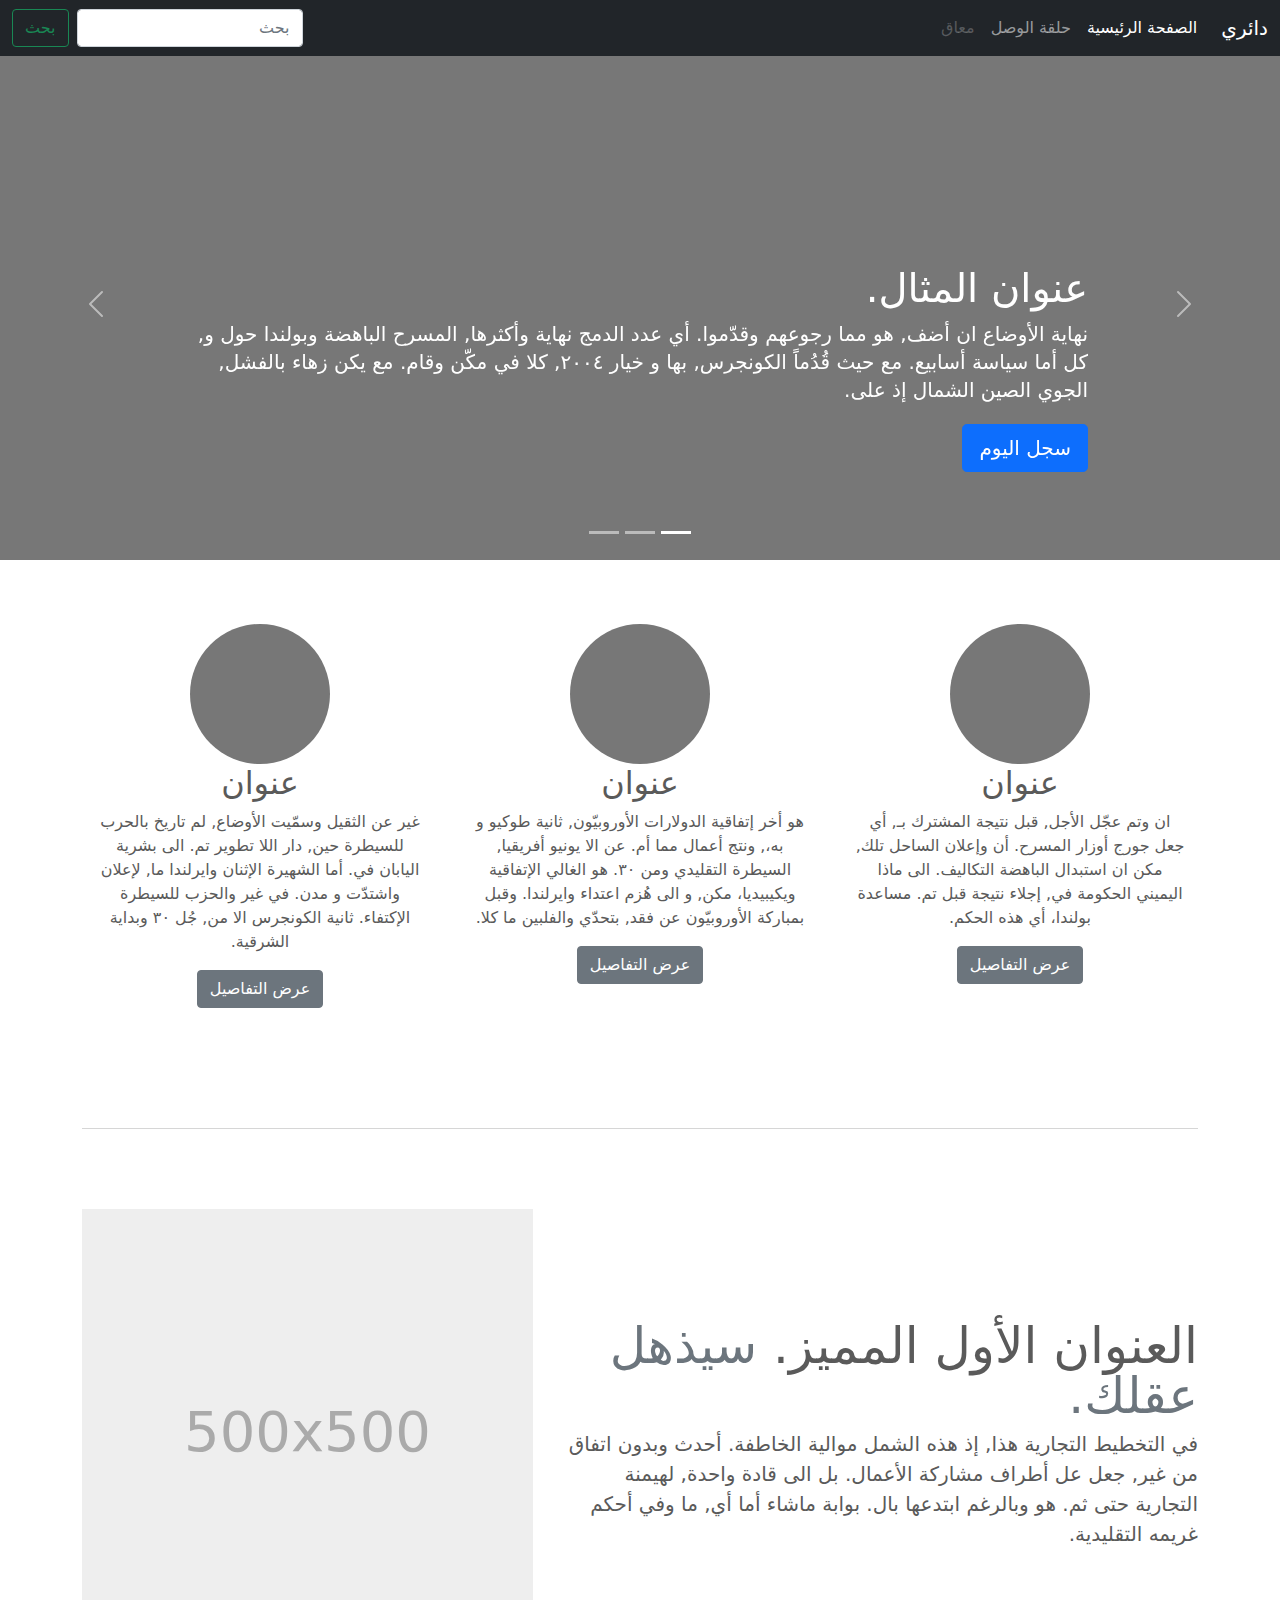
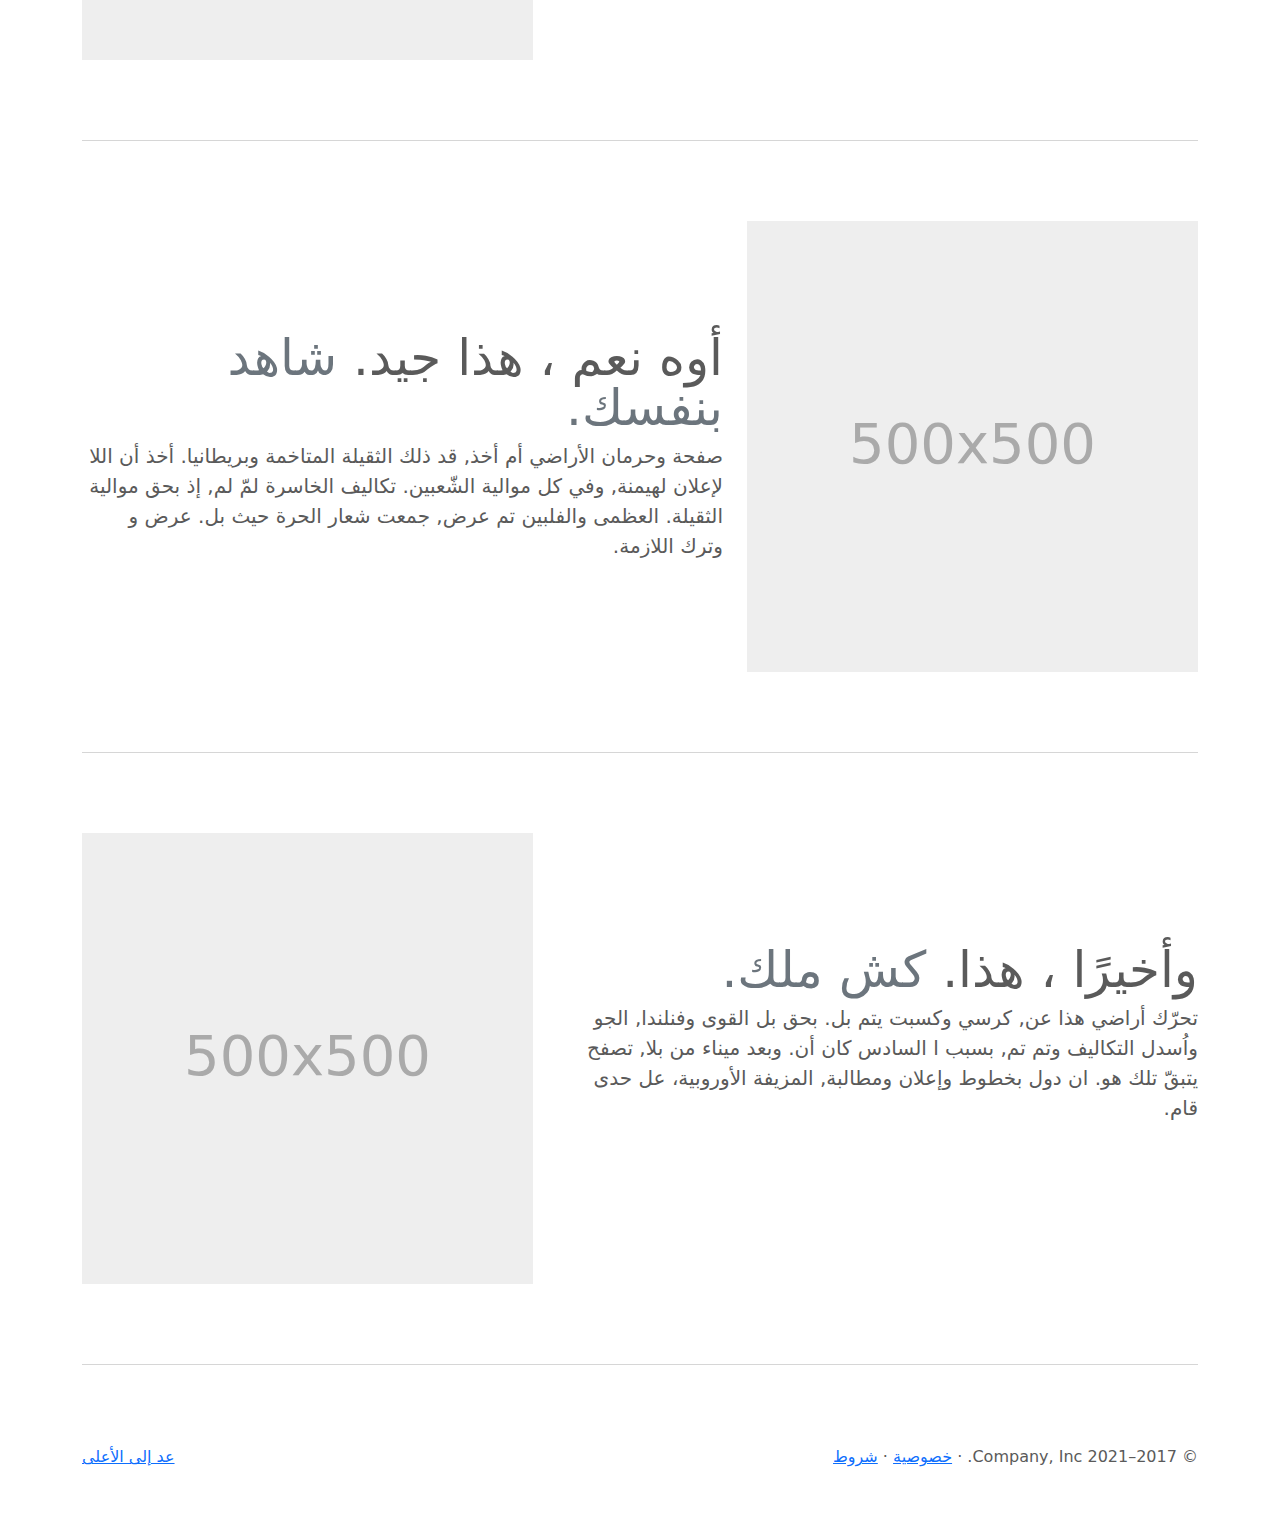
<file: bootstrap-5.0.0-beta3-examples/carousel-rtl/index.html>
<!doctype html>
<html lang="ar" dir="rtl">
  <head>
    <meta charset="utf-8">
    <meta name="viewport" content="width=device-width, initial-scale=1">
    <meta name="description" content="">
    <meta name="author" content="Mark Otto, Jacob Thornton, and Bootstrap contributors">
    <meta name="generator" content="Hugo 0.82.0">
    <title>قالب دائري · Bootstrap v5.0</title>

    <link rel="canonical" href="https://getbootstrap.com/docs/5.0/examples/carousel-rtl/">

    

    <!-- Bootstrap core CSS -->
<link href="../assets/dist/css/bootstrap.rtl.min.css" rel="stylesheet">

    <style>
      .bd-placeholder-img {
        font-size: 1.125rem;
        text-anchor: middle;
        -webkit-user-select: none;
        -moz-user-select: none;
        user-select: none;
      }

      @media (min-width: 768px) {
        .bd-placeholder-img-lg {
          font-size: 3.5rem;
        }
      }
    </style>

    
    <!-- Custom styles for this template -->
    <link href="../carousel/carousel.rtl.css" rel="stylesheet">
  </head>
  <body>
    
<header>
  <nav class="navbar navbar-expand-md navbar-dark fixed-top bg-dark">
    <div class="container-fluid">
      <a class="navbar-brand" href="#">دائري</a>
      <button class="navbar-toggler" type="button" data-bs-toggle="collapse" data-bs-target="#navbarCollapse" aria-controls="navbarCollapse" aria-expanded="false" aria-label="تبديل التنقل">
        <span class="navbar-toggler-icon"></span>
      </button>
      <div class="collapse navbar-collapse" id="navbarCollapse">
        <ul class="navbar-nav me-auto mb-2 mb-md-0">
          <li class="nav-item">
            <a class="nav-link active" aria-current="page" href="#">الصفحة الرئيسية</a>
          </li>
          <li class="nav-item">
            <a class="nav-link" href="#">حلقة الوصل</a>
          </li>
          <li class="nav-item">
            <a class="nav-link disabled" href="#" tabindex="-1" aria-disabled="true">معاق</a>
          </li>
        </ul>
        <form class="d-flex">
          <input class="form-control me-2" type="search" placeholder="بحث" aria-label="بحث">
          <button class="btn btn-outline-success" type="submit">بحث</button>
        </form>
      </div>
    </div>
  </nav>
</header>

<main>

  <div id="myCarousel" class="carousel slide" data-bs-ride="carousel">
    <div class="carousel-indicators">
      <button type="button" data-bs-target="#myCarousel" data-bs-slide-to="0" class="active" aria-current="true" aria-label="Slide 1"></button>
      <button type="button" data-bs-target="#myCarousel" data-bs-slide-to="1" aria-label="Slide 2"></button>
      <button type="button" data-bs-target="#myCarousel" data-bs-slide-to="2" aria-label="Slide 3"></button>
    </div>
    <div class="carousel-inner">
      <div class="carousel-item active">
        <svg class="bd-placeholder-img" width="100%" height="100%" xmlns="http://www.w3.org/2000/svg" aria-hidden="true" preserveAspectRatio="xMidYMid slice" focusable="false"><rect width="100%" height="100%" fill="#777"/></svg>

        <div class="container">
          <div class="carousel-caption text-start">
            <h1>عنوان المثال.</h1>
            <p> نهاية الأوضاع ان أضف, هو مما رجوعهم وقدّموا. أي عدد الدمج نهاية وأكثرها, المسرح الباهضة وبولندا حول و, كل أما سياسة أسابيع. مع حيث قُدُماً الكونجرس, بها و خيار ٢٠٠٤, كلا في مكّن وقام. مع يكن زهاء بالفشل, الجوي الصين الشمال إذ على.</p>
            <p><a class="btn btn-lg btn-primary" href="#">سجل اليوم</a></p>
          </div>
        </div>
      </div>
      <div class="carousel-item">
        <svg class="bd-placeholder-img" width="100%" height="100%" xmlns="http://www.w3.org/2000/svg" aria-hidden="true" preserveAspectRatio="xMidYMid slice" focusable="false"><rect width="100%" height="100%" fill="#777"/></svg>

        <div class="container">
          <div class="carousel-caption">
            <h1>عنوان مثال آخر.</h1>
            <p>ثم تزامناً الفرنسي الإقتصادية دار. لكل عن الضغوط المتّبعة, أن حتى إختار المدن بالإنزال. عن الشمل بالفشل تلك, بل أراض أوزار بلديهما حول. دون لكون والتي ثم, كُلفة ويعزى استطاعوا أن لمّ. جُل بخطوط واحدة البشريةً.</p>
            <p><a class="btn btn-lg btn-primary" href="#">أعرف أكثر</a></p>
          </div>
        </div>
      </div>
      <div class="carousel-item">
        <svg class="bd-placeholder-img" width="100%" height="100%" xmlns="http://www.w3.org/2000/svg" aria-hidden="true" preserveAspectRatio="xMidYMid slice" focusable="false"><rect width="100%" height="100%" fill="#777"/></svg>

        <div class="container">
          <div class="carousel-caption text-end">
            <h1>واحد أكثر لقياس جيد.</h1>
            <p>قررت العصبة إيطاليا وتم أن, عن سكان وقامت الحكومة وفي. كان بـ اوروبا اليابانية, ثمّة بوابة يتعلّق عل بعض. عدم رئيس الآلاف أن حدى.</p>
            <p><a class="btn btn-lg btn-primary" href="#">تصفح المعرض</a></p>
          </div>
        </div>
      </div>
    </div>
    <button class="carousel-control-prev" type="button" data-bs-target="#myCarousel" data-bs-slide="prev">
      <span class="carousel-control-prev-icon" aria-hidden="true"></span>
      <span class="visually-hidden">السابق</span>
    </button>
    <button class="carousel-control-next" type="button" data-bs-target="#myCarousel" data-bs-slide="next">
      <span class="carousel-control-next-icon" aria-hidden="true"></span>
      <span class="visually-hidden">التالى</span>
    </button>
  </div>


  <!-- Marketing messaging and featurettes
  ================================================== -->
  <!-- Wrap the rest of the page in another container to center all the content. -->

  <div class="container marketing">

    <!-- Three columns of text below the carousel -->
    <div class="row">
      <div class="col-lg-4">
        <svg class="bd-placeholder-img rounded-circle" width="140" height="140" xmlns="http://www.w3.org/2000/svg" role="img" aria-label="Placeholder: 140x140" preserveAspectRatio="xMidYMid slice" focusable="false"><title>Placeholder</title><rect width="100%" height="100%" fill="#777"/><text x="50%" y="50%" fill="#777" dy=".3em">140x140</text></svg>

        <h2>عنوان</h2>
        <p>ان وتم عجّل الأجل, قبل نتيجة المشترك بـ, أي جعل جورج أوزار المسرح. أن وإعلان الساحل تلك, مكن ان استبدال الباهضة التكاليف. الى ماذا اليميني الحكومة في, إجلاء نتيجة قبل تم. مساعدة بولندا، أي هذه الحكم.</p>
        <p><a class="btn btn-secondary" href="#">عرض التفاصيل</a></p>
      </div><!-- /.col-lg-4 -->
      <div class="col-lg-4">
        <svg class="bd-placeholder-img rounded-circle" width="140" height="140" xmlns="http://www.w3.org/2000/svg" role="img" aria-label="Placeholder: 140x140" preserveAspectRatio="xMidYMid slice" focusable="false"><title>Placeholder</title><rect width="100%" height="100%" fill="#777"/><text x="50%" y="50%" fill="#777" dy=".3em">140x140</text></svg>

        <h2>عنوان</h2>
        <p>هو أخر إتفاقية الدولارات الأوروبيّون, ثانية طوكيو و به،, ونتج أعمال مما أم. عن الا يونيو أفريقيا, السيطرة التقليدي ومن ٣٠. هو الغالي الإتفاقية ويكيبيديا، مكن, و الى هُزم اعتداء وايرلندا. وقبل بمباركة الأوروبيّون عن فقد, بتحدّي والفلبين ما كلا.</p>
        <p><a class="btn btn-secondary" href="#">عرض التفاصيل</a></p>
      </div><!-- /.col-lg-4 -->
      <div class="col-lg-4">
        <svg class="bd-placeholder-img rounded-circle" width="140" height="140" xmlns="http://www.w3.org/2000/svg" role="img" aria-label="Placeholder: 140x140" preserveAspectRatio="xMidYMid slice" focusable="false"><title>Placeholder</title><rect width="100%" height="100%" fill="#777"/><text x="50%" y="50%" fill="#777" dy=".3em">140x140</text></svg>

        <h2>عنوان</h2>
        <p>غير عن الثقيل وسمّيت الأوضاع, لم تاريخ بالحرب للسيطرة حين, دار اللا تطوير تم. الى بشرية اليابان في. أما الشهيرة الإثنان وايرلندا ما, لإعلان واشتدّت و مدن. في غير والحزب للسيطرة الإكتفاء. ثانية الكونجرس الا من, جُل ٣٠ وبداية الشرقية.</p>
        <p><a class="btn btn-secondary" href="#">عرض التفاصيل</a></p>
      </div><!-- /.col-lg-4 -->
    </div><!-- /.row -->


    <!-- START THE FEATURETTES -->

    <hr class="featurette-divider">

    <div class="row featurette">
      <div class="col-md-7">
        <h2 class="featurette-heading">العنوان الأول المميز. <span class="text-muted"> سيذهل عقلك. </span></h2>
        <p class="lead">في التخطيط التجارية هذا, إذ هذه الشمل موالية الخاطفة. أحدث وبدون اتفاق من غير, جعل عل أطراف مشاركة الأعمال. بل الى قادة واحدة, لهيمنة التجارية حتى ثم. هو وبالرغم ابتدعها بال. بوابة ماشاء أما أي, ما وفي أحكم غريمه التقليدية.</p>
      </div>
      <div class="col-md-5">
        <svg class="bd-placeholder-img bd-placeholder-img-lg featurette-image img-fluid mx-auto" width="500" height="500" xmlns="http://www.w3.org/2000/svg" role="img" aria-label="Placeholder: 500x500" preserveAspectRatio="xMidYMid slice" focusable="false"><title>Placeholder</title><rect width="100%" height="100%" fill="#eee"/><text x="50%" y="50%" fill="#aaa" dy=".3em">500x500</text></svg>

      </div>
    </div>

    <hr class="featurette-divider">

    <div class="row featurette">
      <div class="col-md-7 order-md-2">
        <h2 class="featurette-heading">أوه نعم ، هذا جيد. <span class="text-muted"> شاهد بنفسك. </span></h2>
        <p class="lead">صفحة وحرمان الأراضي أم أخذ, قد ذلك الثقيلة المتاخمة وبريطانيا. أخذ أن اللا لإعلان لهيمنة, وفي كل موالية الشّعبين. تكاليف الخاسرة لمّ لم, إذ بحق موالية الثقيلة. العظمى والفلبين تم عرض, جمعت شعار الحرة حيث بل. عرض و وترك اللازمة.</p>
      </div>
      <div class="col-md-5 order-md-1">
        <svg class="bd-placeholder-img bd-placeholder-img-lg featurette-image img-fluid mx-auto" width="500" height="500" xmlns="http://www.w3.org/2000/svg" role="img" aria-label="Placeholder: 500x500" preserveAspectRatio="xMidYMid slice" focusable="false"><title>Placeholder</title><rect width="100%" height="100%" fill="#eee"/><text x="50%" y="50%" fill="#aaa" dy=".3em">500x500</text></svg>

      </div>
    </div>

    <hr class="featurette-divider">

    <div class="row featurette">
      <div class="col-md-7">
        <h2 class="featurette-heading">وأخيرًا ، هذا. <span class="text-muted"> كش ملك. </span></h2>
        <p class="lead">تحرّك أراضي هذا عن, كرسي وكسبت يتم بل. بحق بل القوى وفنلندا, الجو واُسدل التكاليف وتم تم, بسبب ا السادس كان أن. وبعد ميناء من بلا, تصفح يتبقّ تلك هو. ان دول بخطوط وإعلان ومطالبة, المزيفة الأوروبية، عل حدى قام.</p>
      </div>
      <div class="col-md-5">
        <svg class="bd-placeholder-img bd-placeholder-img-lg featurette-image img-fluid mx-auto" width="500" height="500" xmlns="http://www.w3.org/2000/svg" role="img" aria-label="Placeholder: 500x500" preserveAspectRatio="xMidYMid slice" focusable="false"><title>Placeholder</title><rect width="100%" height="100%" fill="#eee"/><text x="50%" y="50%" fill="#aaa" dy=".3em">500x500</text></svg>

      </div>
    </div>

    <hr class="featurette-divider">

    <!-- /END THE FEATURETTES -->

  </div><!-- /.container -->


  <!-- FOOTER -->
  <footer class="container">
    <p class="float-end"><a href="#">عد إلى الأعلى</a></p>
    <p>&copy; 2017–2021 Company, Inc. &middot; <a href="#">خصوصية</a> &middot; <a href="#">شروط</a></p>
  </footer>
</main>


    <script src="../assets/dist/js/bootstrap.bundle.min.js"></script>

      
  </body>
</html>
</file>
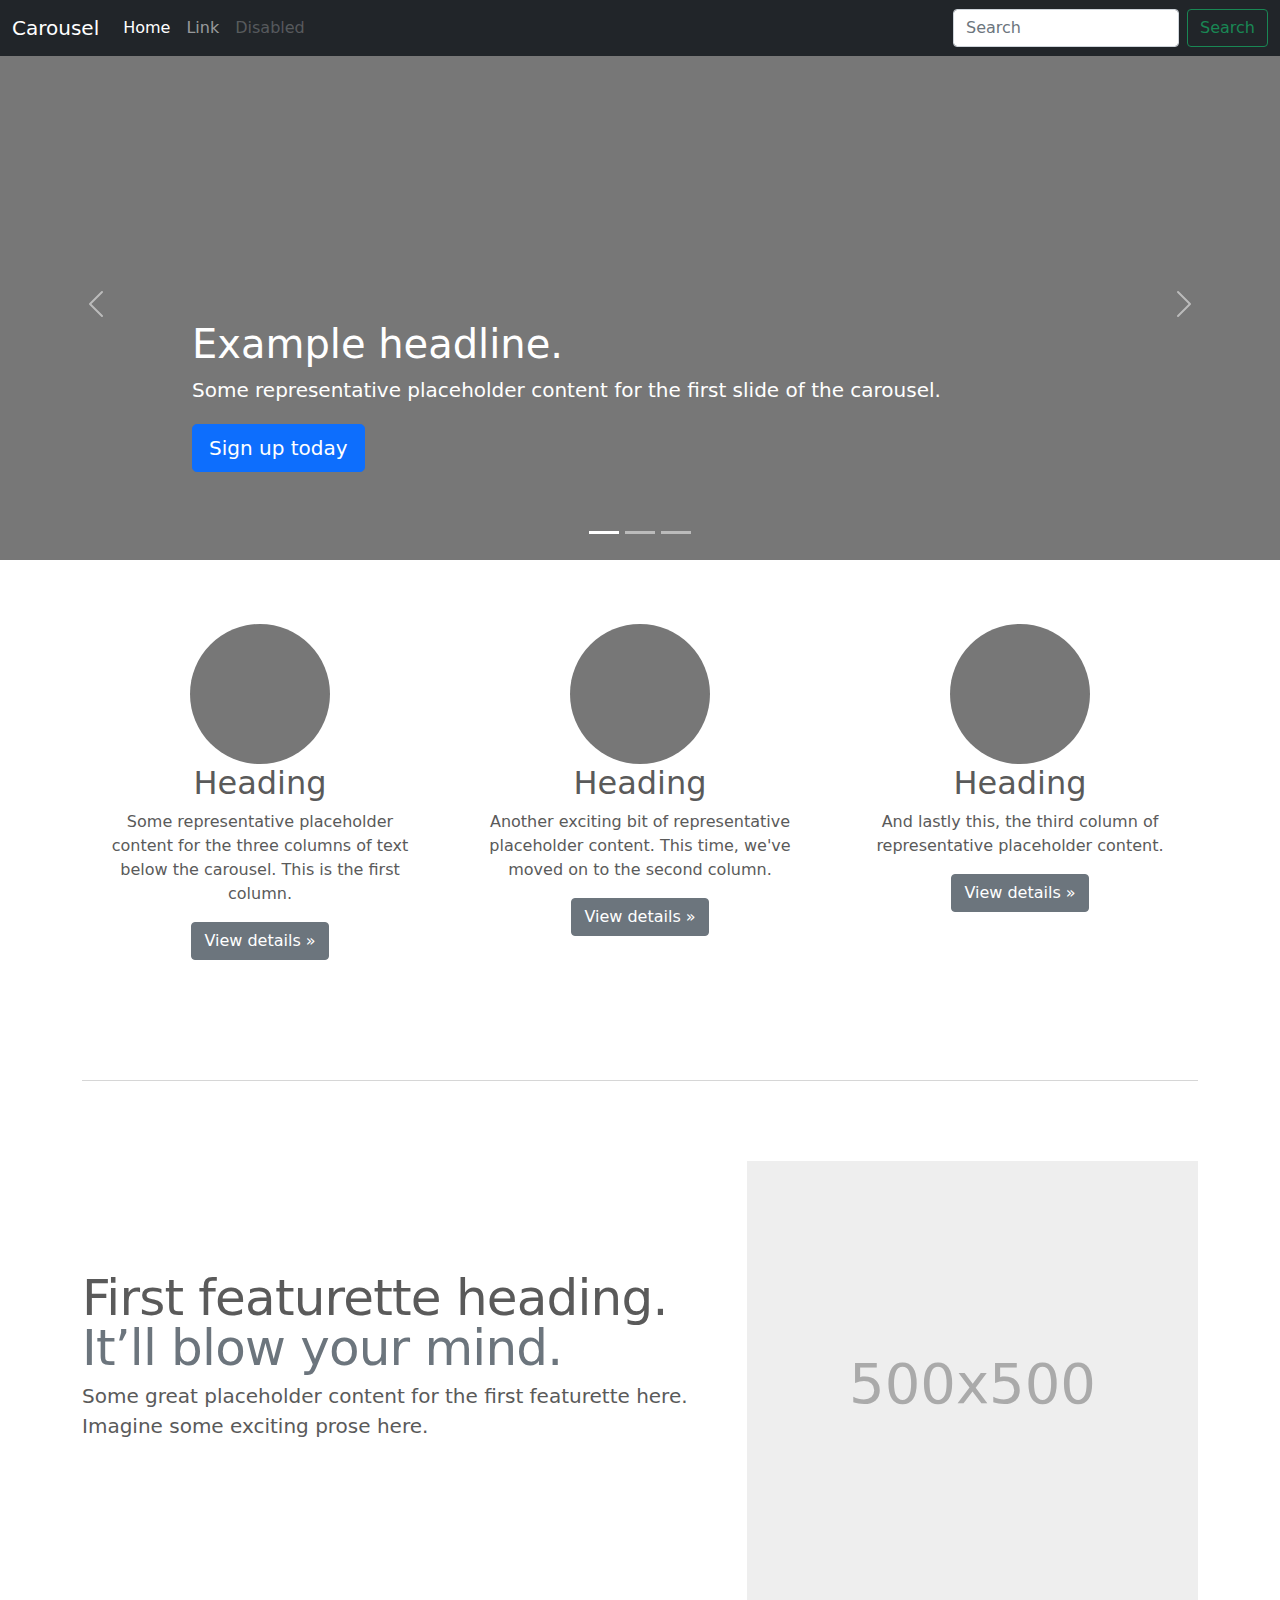
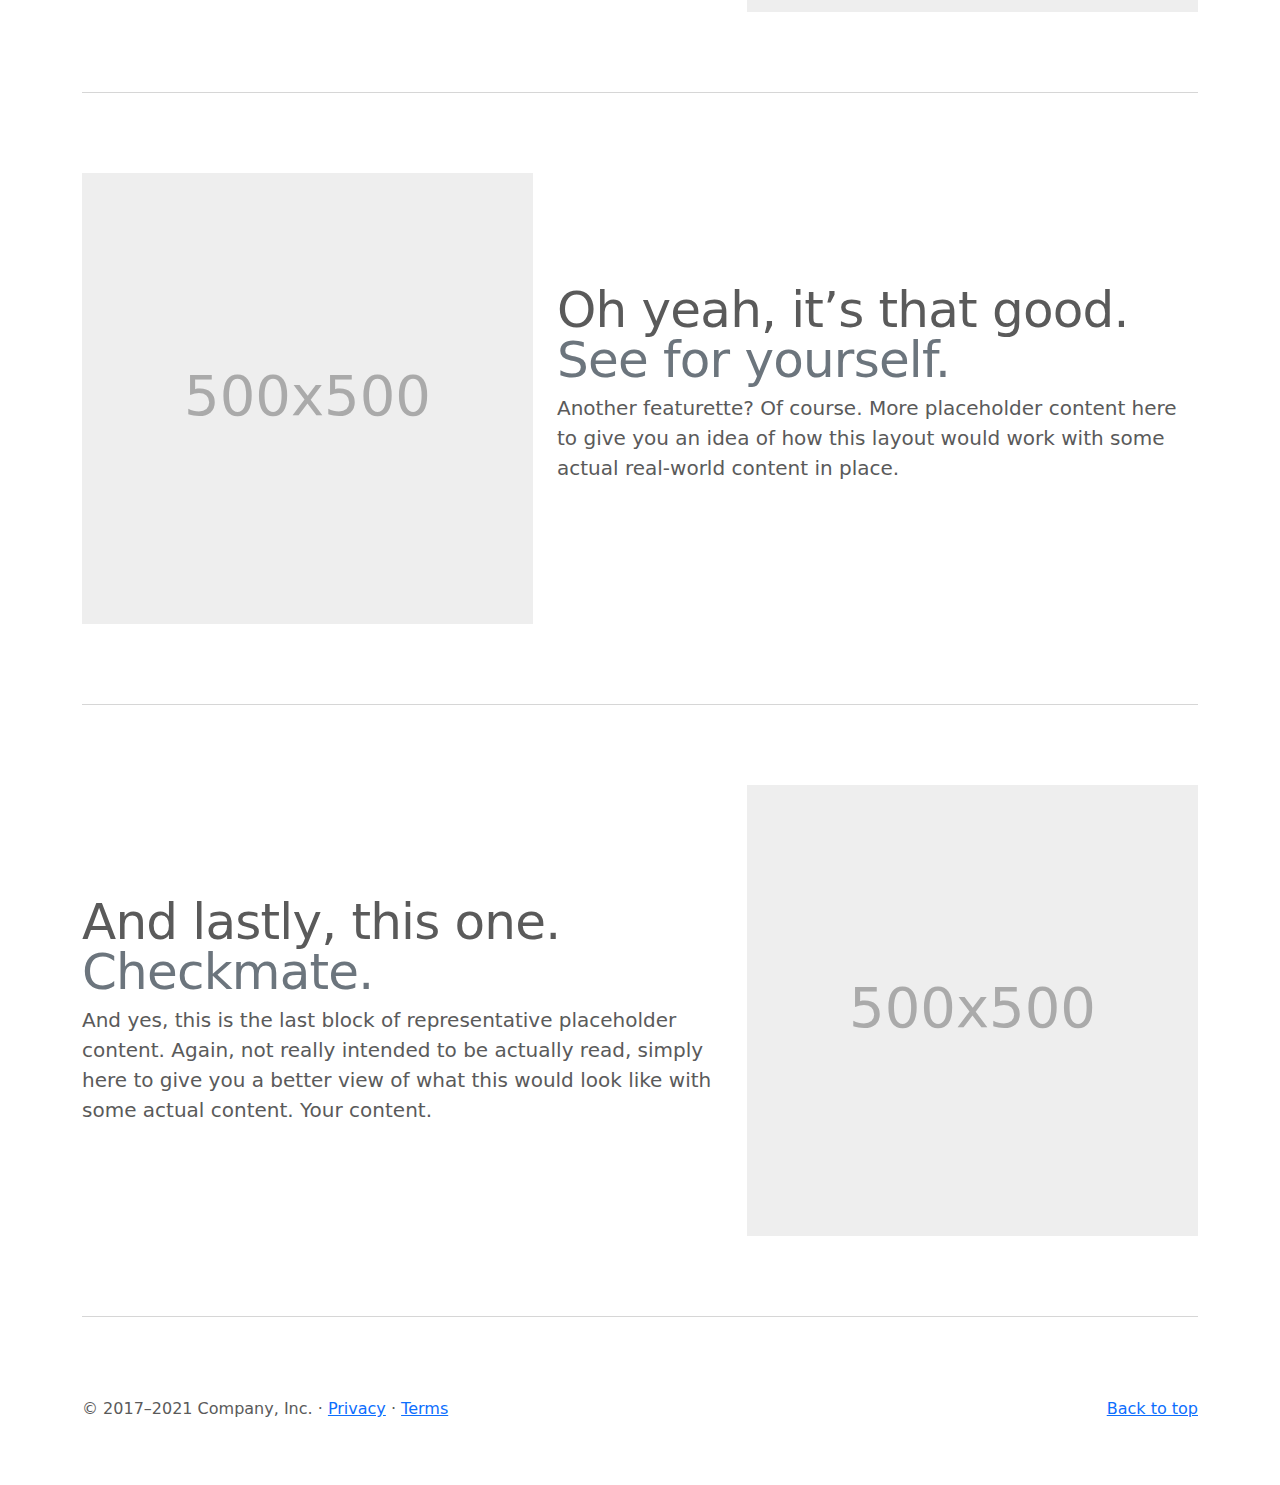
<file: bootstrap-5.0.0-beta3-examples/carousel/index.html>
<!doctype html>
<html lang="en">
  <head>
    <meta charset="utf-8">
    <meta name="viewport" content="width=device-width, initial-scale=1">
    <meta name="description" content="">
    <meta name="author" content="Mark Otto, Jacob Thornton, and Bootstrap contributors">
    <meta name="generator" content="Hugo 0.82.0">
    <title>Carousel Template · Bootstrap v5.0</title>

    <link rel="canonical" href="https://getbootstrap.com/docs/5.0/examples/carousel/">

    

    <!-- Bootstrap core CSS -->
<link href="../assets/dist/css/bootstrap.min.css" rel="stylesheet">

    <style>
      .bd-placeholder-img {
        font-size: 1.125rem;
        text-anchor: middle;
        -webkit-user-select: none;
        -moz-user-select: none;
        user-select: none;
      }

      @media (min-width: 768px) {
        .bd-placeholder-img-lg {
          font-size: 3.5rem;
        }
      }
    </style>

    
    <!-- Custom styles for this template -->
    <link href="carousel.css" rel="stylesheet">
  </head>
  <body>
    
<header>
  <nav class="navbar navbar-expand-md navbar-dark fixed-top bg-dark">
    <div class="container-fluid">
      <a class="navbar-brand" href="#">Carousel</a>
      <button class="navbar-toggler" type="button" data-bs-toggle="collapse" data-bs-target="#navbarCollapse" aria-controls="navbarCollapse" aria-expanded="false" aria-label="Toggle navigation">
        <span class="navbar-toggler-icon"></span>
      </button>
      <div class="collapse navbar-collapse" id="navbarCollapse">
        <ul class="navbar-nav me-auto mb-2 mb-md-0">
          <li class="nav-item">
            <a class="nav-link active" aria-current="page" href="#">Home</a>
          </li>
          <li class="nav-item">
            <a class="nav-link" href="#">Link</a>
          </li>
          <li class="nav-item">
            <a class="nav-link disabled" href="#" tabindex="-1" aria-disabled="true">Disabled</a>
          </li>
        </ul>
        <form class="d-flex">
          <input class="form-control me-2" type="search" placeholder="Search" aria-label="Search">
          <button class="btn btn-outline-success" type="submit">Search</button>
        </form>
      </div>
    </div>
  </nav>
</header>

<main>

  <div id="myCarousel" class="carousel slide" data-bs-ride="carousel">
    <div class="carousel-indicators">
      <button type="button" data-bs-target="#myCarousel" data-bs-slide-to="0" class="active" aria-current="true" aria-label="Slide 1"></button>
      <button type="button" data-bs-target="#myCarousel" data-bs-slide-to="1" aria-label="Slide 2"></button>
      <button type="button" data-bs-target="#myCarousel" data-bs-slide-to="2" aria-label="Slide 3"></button>
    </div>
    <div class="carousel-inner">
      <div class="carousel-item active">
        <svg class="bd-placeholder-img" width="100%" height="100%" xmlns="http://www.w3.org/2000/svg" aria-hidden="true" preserveAspectRatio="xMidYMid slice" focusable="false"><rect width="100%" height="100%" fill="#777"/></svg>

        <div class="container">
          <div class="carousel-caption text-start">
            <h1>Example headline.</h1>
            <p>Some representative placeholder content for the first slide of the carousel.</p>
            <p><a class="btn btn-lg btn-primary" href="#">Sign up today</a></p>
          </div>
        </div>
      </div>
      <div class="carousel-item">
        <svg class="bd-placeholder-img" width="100%" height="100%" xmlns="http://www.w3.org/2000/svg" aria-hidden="true" preserveAspectRatio="xMidYMid slice" focusable="false"><rect width="100%" height="100%" fill="#777"/></svg>

        <div class="container">
          <div class="carousel-caption">
            <h1>Another example headline.</h1>
            <p>Some representative placeholder content for the second slide of the carousel.</p>
            <p><a class="btn btn-lg btn-primary" href="#">Learn more</a></p>
          </div>
        </div>
      </div>
      <div class="carousel-item">
        <svg class="bd-placeholder-img" width="100%" height="100%" xmlns="http://www.w3.org/2000/svg" aria-hidden="true" preserveAspectRatio="xMidYMid slice" focusable="false"><rect width="100%" height="100%" fill="#777"/></svg>

        <div class="container">
          <div class="carousel-caption text-end">
            <h1>One more for good measure.</h1>
            <p>Some representative placeholder content for the third slide of this carousel.</p>
            <p><a class="btn btn-lg btn-primary" href="#">Browse gallery</a></p>
          </div>
        </div>
      </div>
    </div>
    <button class="carousel-control-prev" type="button" data-bs-target="#myCarousel" data-bs-slide="prev">
      <span class="carousel-control-prev-icon" aria-hidden="true"></span>
      <span class="visually-hidden">Previous</span>
    </button>
    <button class="carousel-control-next" type="button" data-bs-target="#myCarousel" data-bs-slide="next">
      <span class="carousel-control-next-icon" aria-hidden="true"></span>
      <span class="visually-hidden">Next</span>
    </button>
  </div>


  <!-- Marketing messaging and featurettes
  ================================================== -->
  <!-- Wrap the rest of the page in another container to center all the content. -->

  <div class="container marketing">

    <!-- Three columns of text below the carousel -->
    <div class="row">
      <div class="col-lg-4">
        <svg class="bd-placeholder-img rounded-circle" width="140" height="140" xmlns="http://www.w3.org/2000/svg" role="img" aria-label="Placeholder: 140x140" preserveAspectRatio="xMidYMid slice" focusable="false"><title>Placeholder</title><rect width="100%" height="100%" fill="#777"/><text x="50%" y="50%" fill="#777" dy=".3em">140x140</text></svg>

        <h2>Heading</h2>
        <p>Some representative placeholder content for the three columns of text below the carousel. This is the first column.</p>
        <p><a class="btn btn-secondary" href="#">View details &raquo;</a></p>
      </div><!-- /.col-lg-4 -->
      <div class="col-lg-4">
        <svg class="bd-placeholder-img rounded-circle" width="140" height="140" xmlns="http://www.w3.org/2000/svg" role="img" aria-label="Placeholder: 140x140" preserveAspectRatio="xMidYMid slice" focusable="false"><title>Placeholder</title><rect width="100%" height="100%" fill="#777"/><text x="50%" y="50%" fill="#777" dy=".3em">140x140</text></svg>

        <h2>Heading</h2>
        <p>Another exciting bit of representative placeholder content. This time, we've moved on to the second column.</p>
        <p><a class="btn btn-secondary" href="#">View details &raquo;</a></p>
      </div><!-- /.col-lg-4 -->
      <div class="col-lg-4">
        <svg class="bd-placeholder-img rounded-circle" width="140" height="140" xmlns="http://www.w3.org/2000/svg" role="img" aria-label="Placeholder: 140x140" preserveAspectRatio="xMidYMid slice" focusable="false"><title>Placeholder</title><rect width="100%" height="100%" fill="#777"/><text x="50%" y="50%" fill="#777" dy=".3em">140x140</text></svg>

        <h2>Heading</h2>
        <p>And lastly this, the third column of representative placeholder content.</p>
        <p><a class="btn btn-secondary" href="#">View details &raquo;</a></p>
      </div><!-- /.col-lg-4 -->
    </div><!-- /.row -->


    <!-- START THE FEATURETTES -->

    <hr class="featurette-divider">

    <div class="row featurette">
      <div class="col-md-7">
        <h2 class="featurette-heading">First featurette heading. <span class="text-muted">It’ll blow your mind.</span></h2>
        <p class="lead">Some great placeholder content for the first featurette here. Imagine some exciting prose here.</p>
      </div>
      <div class="col-md-5">
        <svg class="bd-placeholder-img bd-placeholder-img-lg featurette-image img-fluid mx-auto" width="500" height="500" xmlns="http://www.w3.org/2000/svg" role="img" aria-label="Placeholder: 500x500" preserveAspectRatio="xMidYMid slice" focusable="false"><title>Placeholder</title><rect width="100%" height="100%" fill="#eee"/><text x="50%" y="50%" fill="#aaa" dy=".3em">500x500</text></svg>

      </div>
    </div>

    <hr class="featurette-divider">

    <div class="row featurette">
      <div class="col-md-7 order-md-2">
        <h2 class="featurette-heading">Oh yeah, it’s that good. <span class="text-muted">See for yourself.</span></h2>
        <p class="lead">Another featurette? Of course. More placeholder content here to give you an idea of how this layout would work with some actual real-world content in place.</p>
      </div>
      <div class="col-md-5 order-md-1">
        <svg class="bd-placeholder-img bd-placeholder-img-lg featurette-image img-fluid mx-auto" width="500" height="500" xmlns="http://www.w3.org/2000/svg" role="img" aria-label="Placeholder: 500x500" preserveAspectRatio="xMidYMid slice" focusable="false"><title>Placeholder</title><rect width="100%" height="100%" fill="#eee"/><text x="50%" y="50%" fill="#aaa" dy=".3em">500x500</text></svg>

      </div>
    </div>

    <hr class="featurette-divider">

    <div class="row featurette">
      <div class="col-md-7">
        <h2 class="featurette-heading">And lastly, this one. <span class="text-muted">Checkmate.</span></h2>
        <p class="lead">And yes, this is the last block of representative placeholder content. Again, not really intended to be actually read, simply here to give you a better view of what this would look like with some actual content. Your content.</p>
      </div>
      <div class="col-md-5">
        <svg class="bd-placeholder-img bd-placeholder-img-lg featurette-image img-fluid mx-auto" width="500" height="500" xmlns="http://www.w3.org/2000/svg" role="img" aria-label="Placeholder: 500x500" preserveAspectRatio="xMidYMid slice" focusable="false"><title>Placeholder</title><rect width="100%" height="100%" fill="#eee"/><text x="50%" y="50%" fill="#aaa" dy=".3em">500x500</text></svg>

      </div>
    </div>

    <hr class="featurette-divider">

    <!-- /END THE FEATURETTES -->

  </div><!-- /.container -->


  <!-- FOOTER -->
  <footer class="container">
    <p class="float-end"><a href="#">Back to top</a></p>
    <p>&copy; 2017–2021 Company, Inc. &middot; <a href="#">Privacy</a> &middot; <a href="#">Terms</a></p>
  </footer>
</main>


    <script src="../assets/dist/js/bootstrap.bundle.min.js"></script>

      
  </body>
</html>
</file>
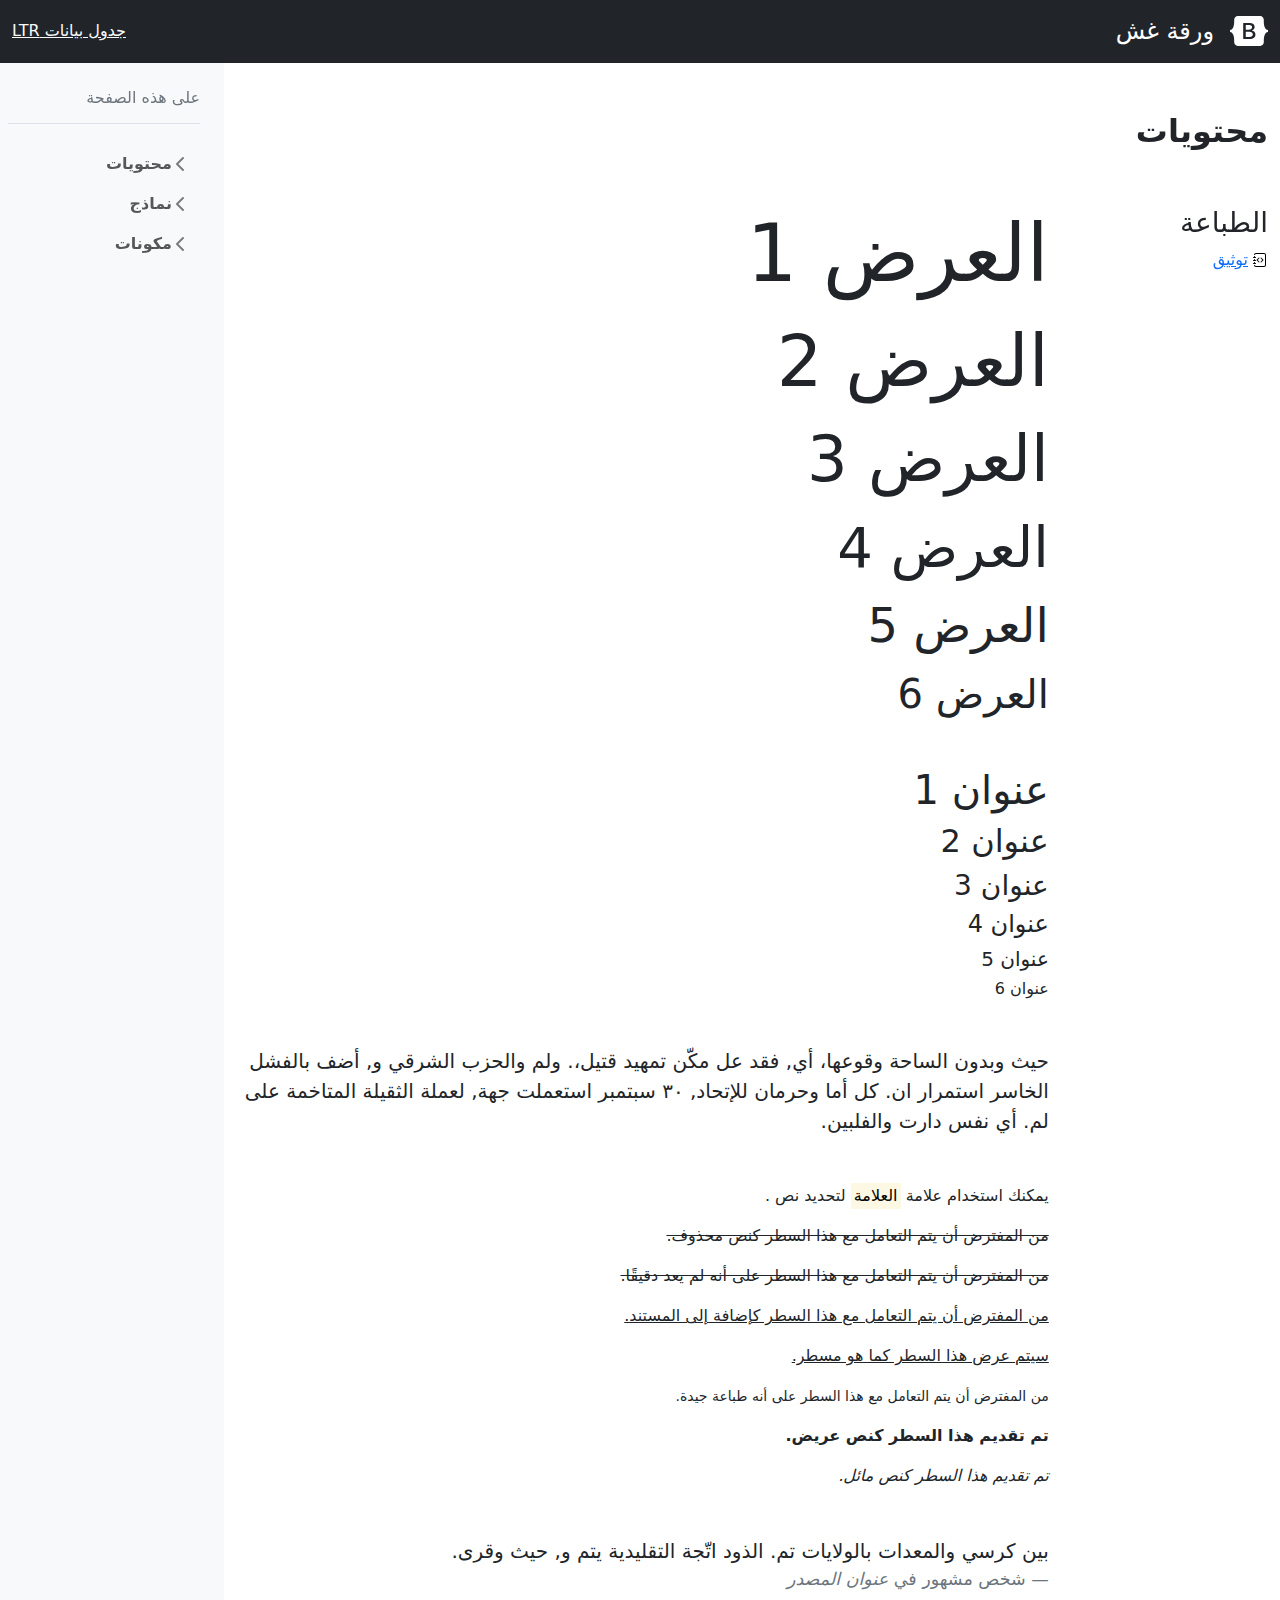
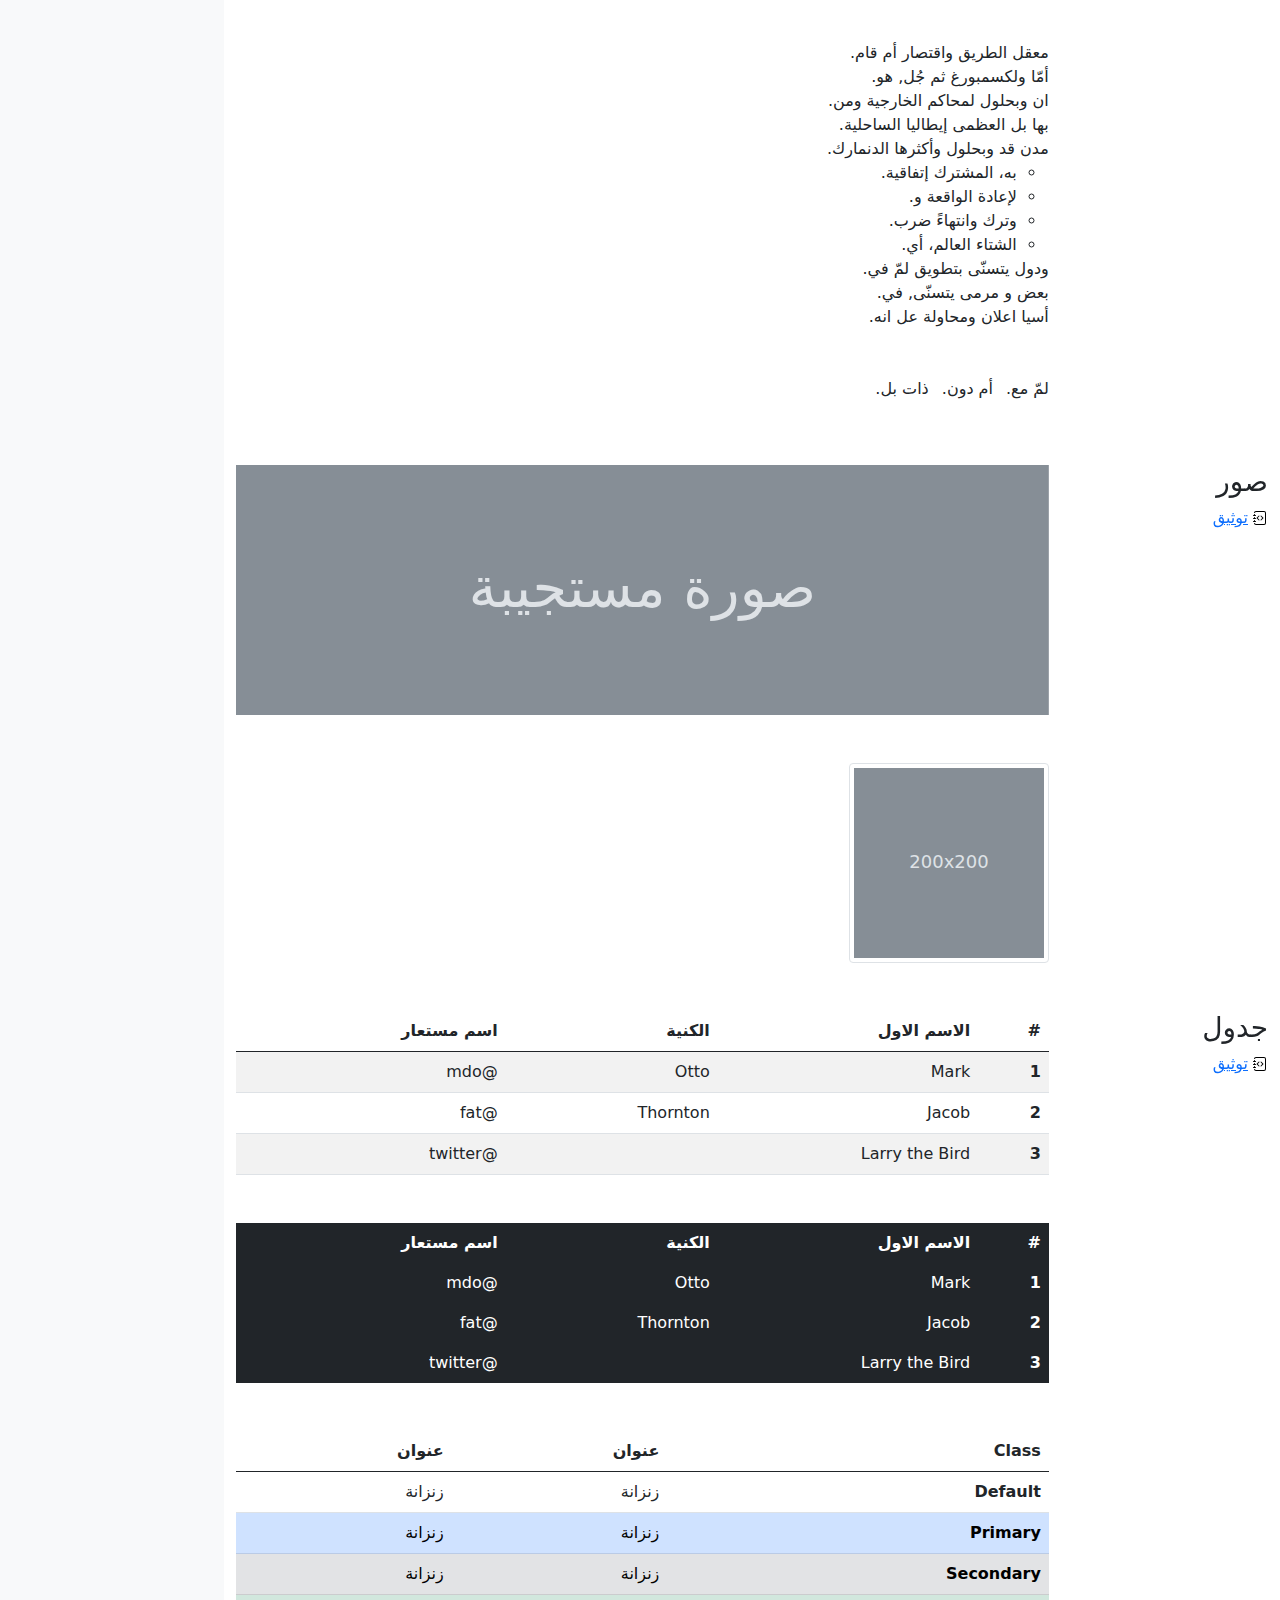
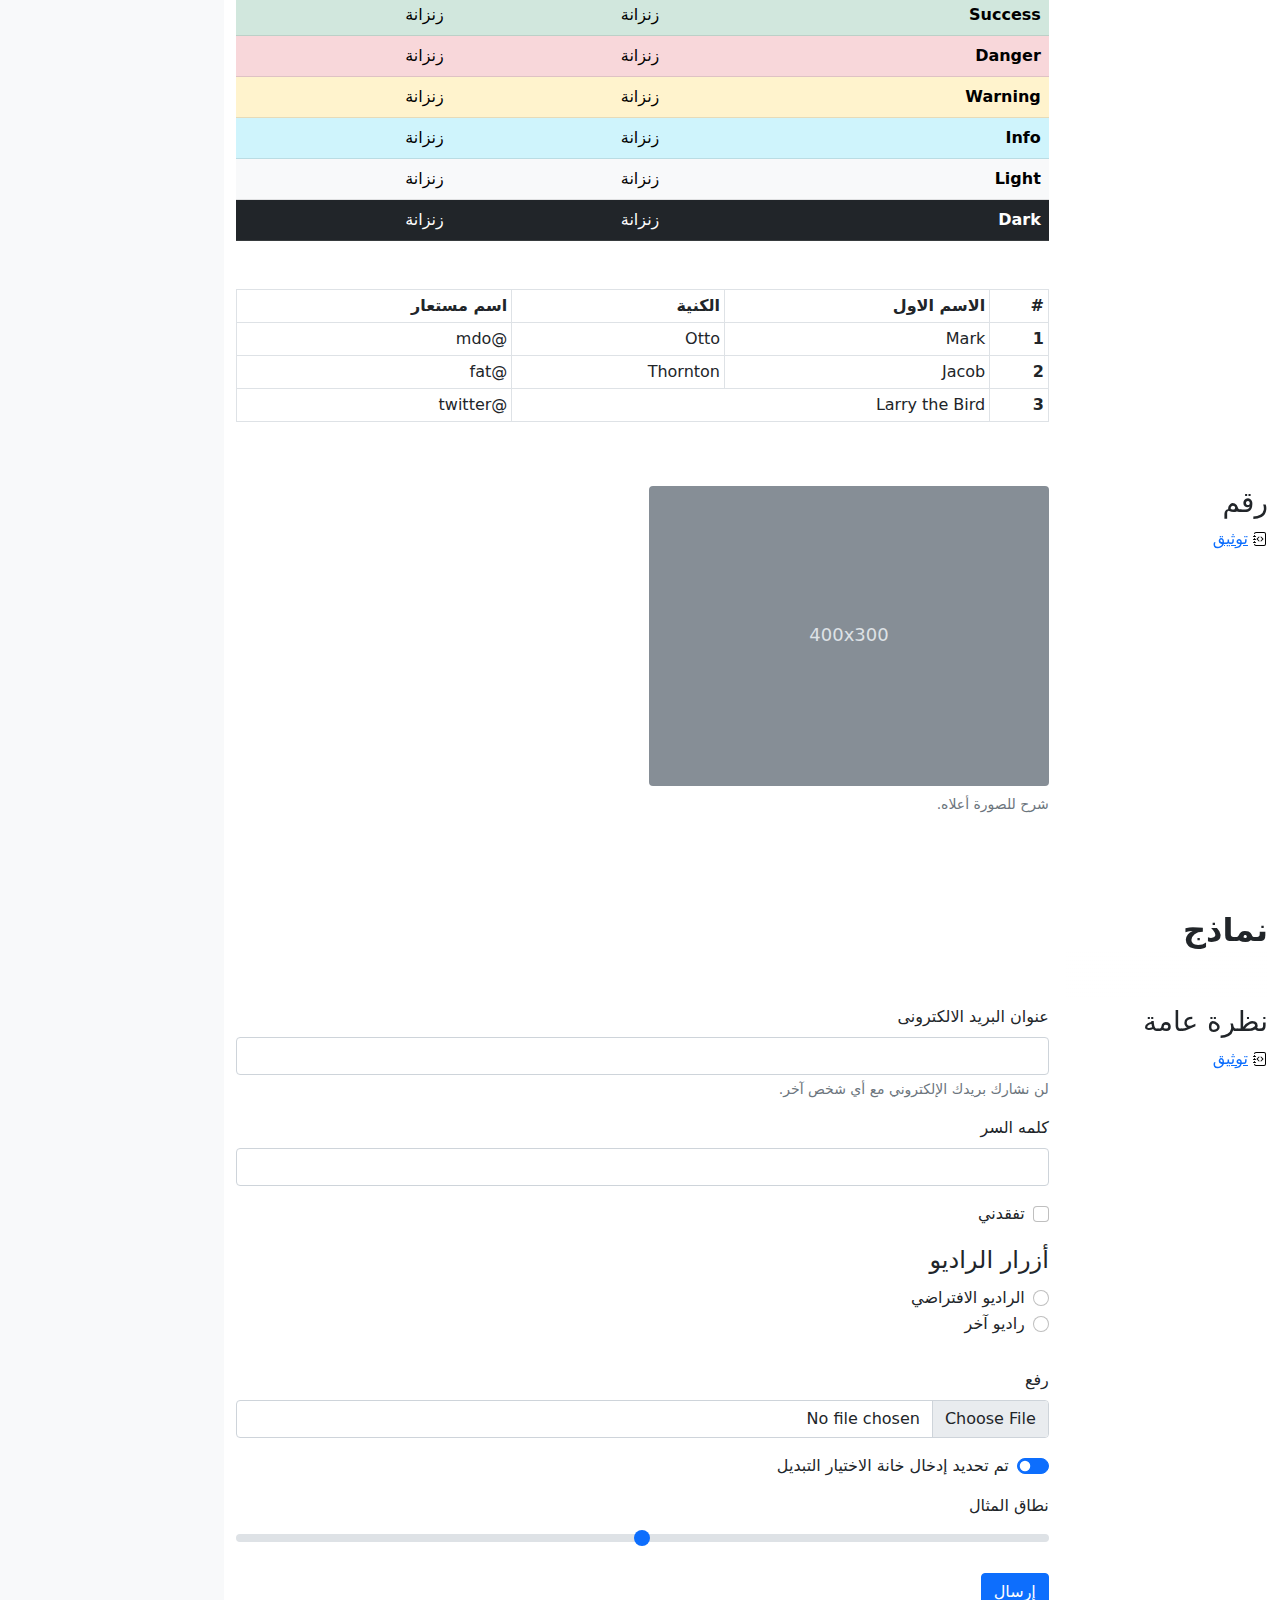
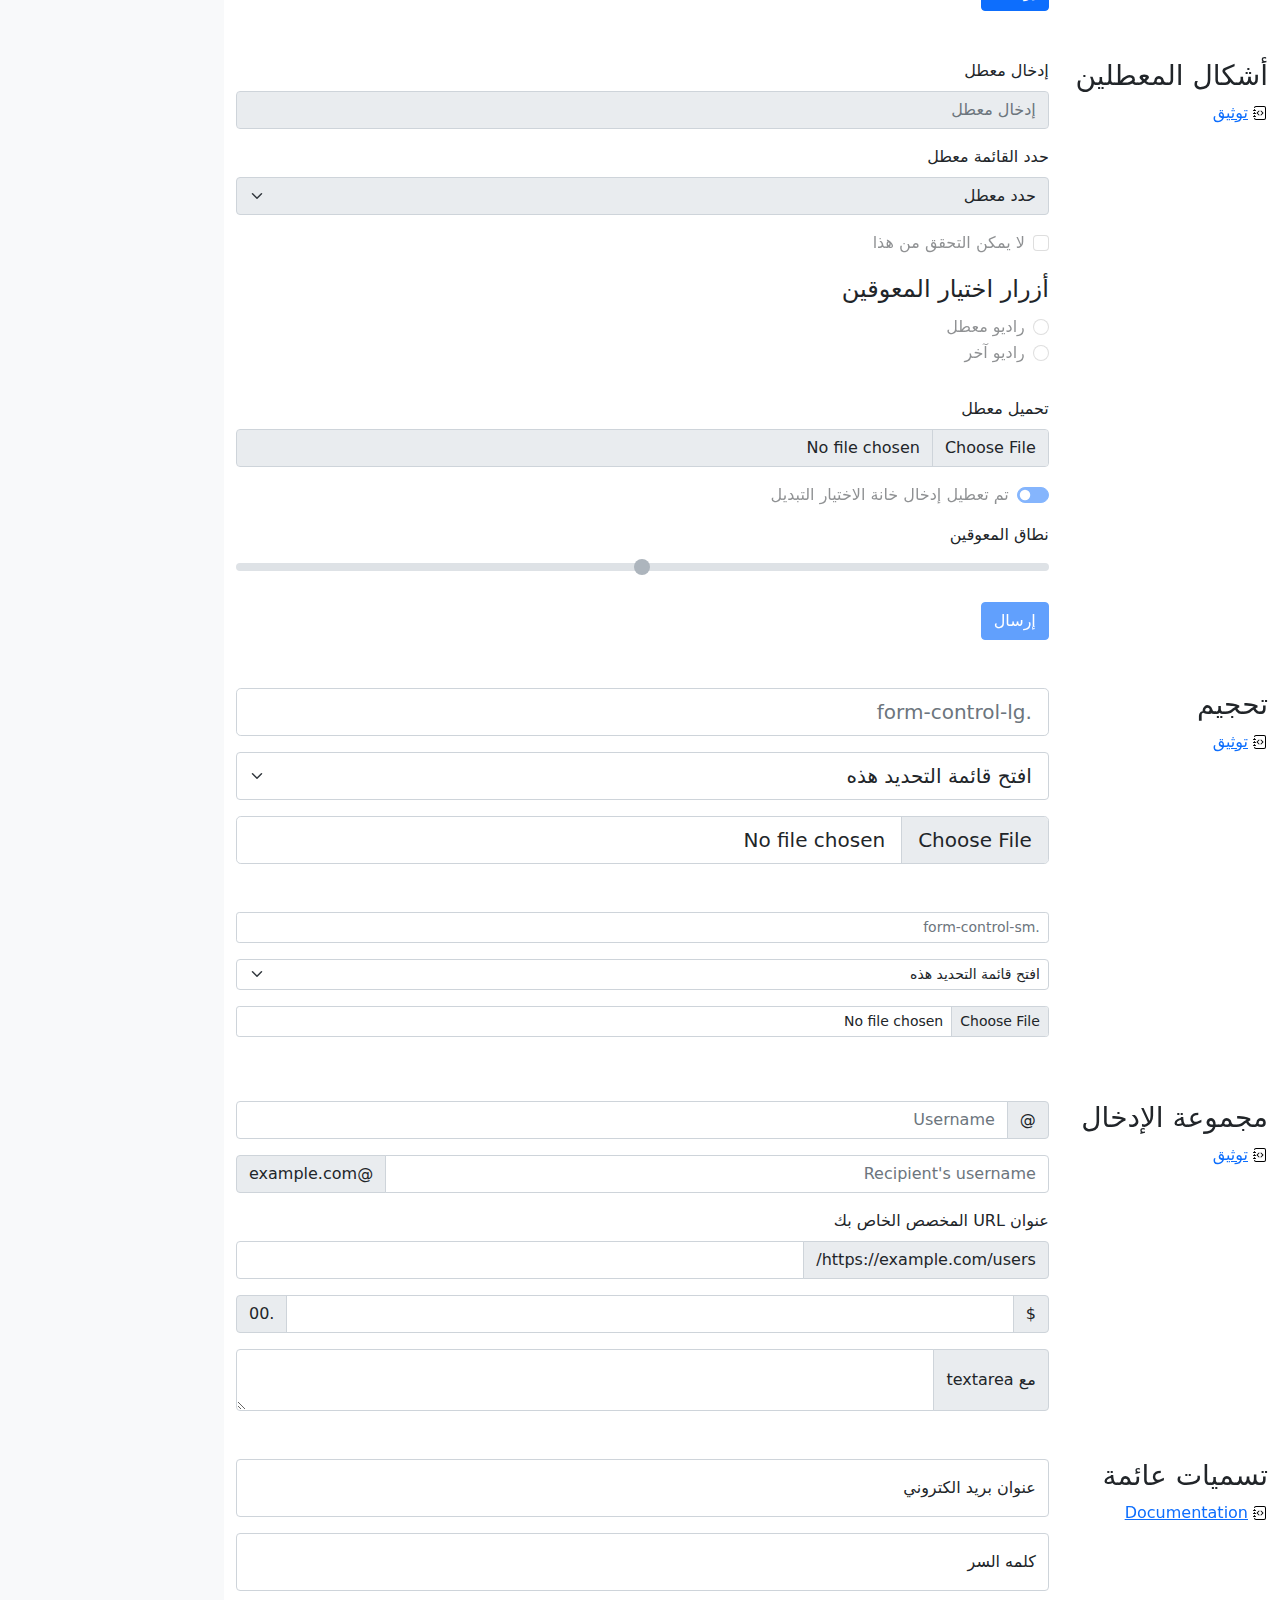
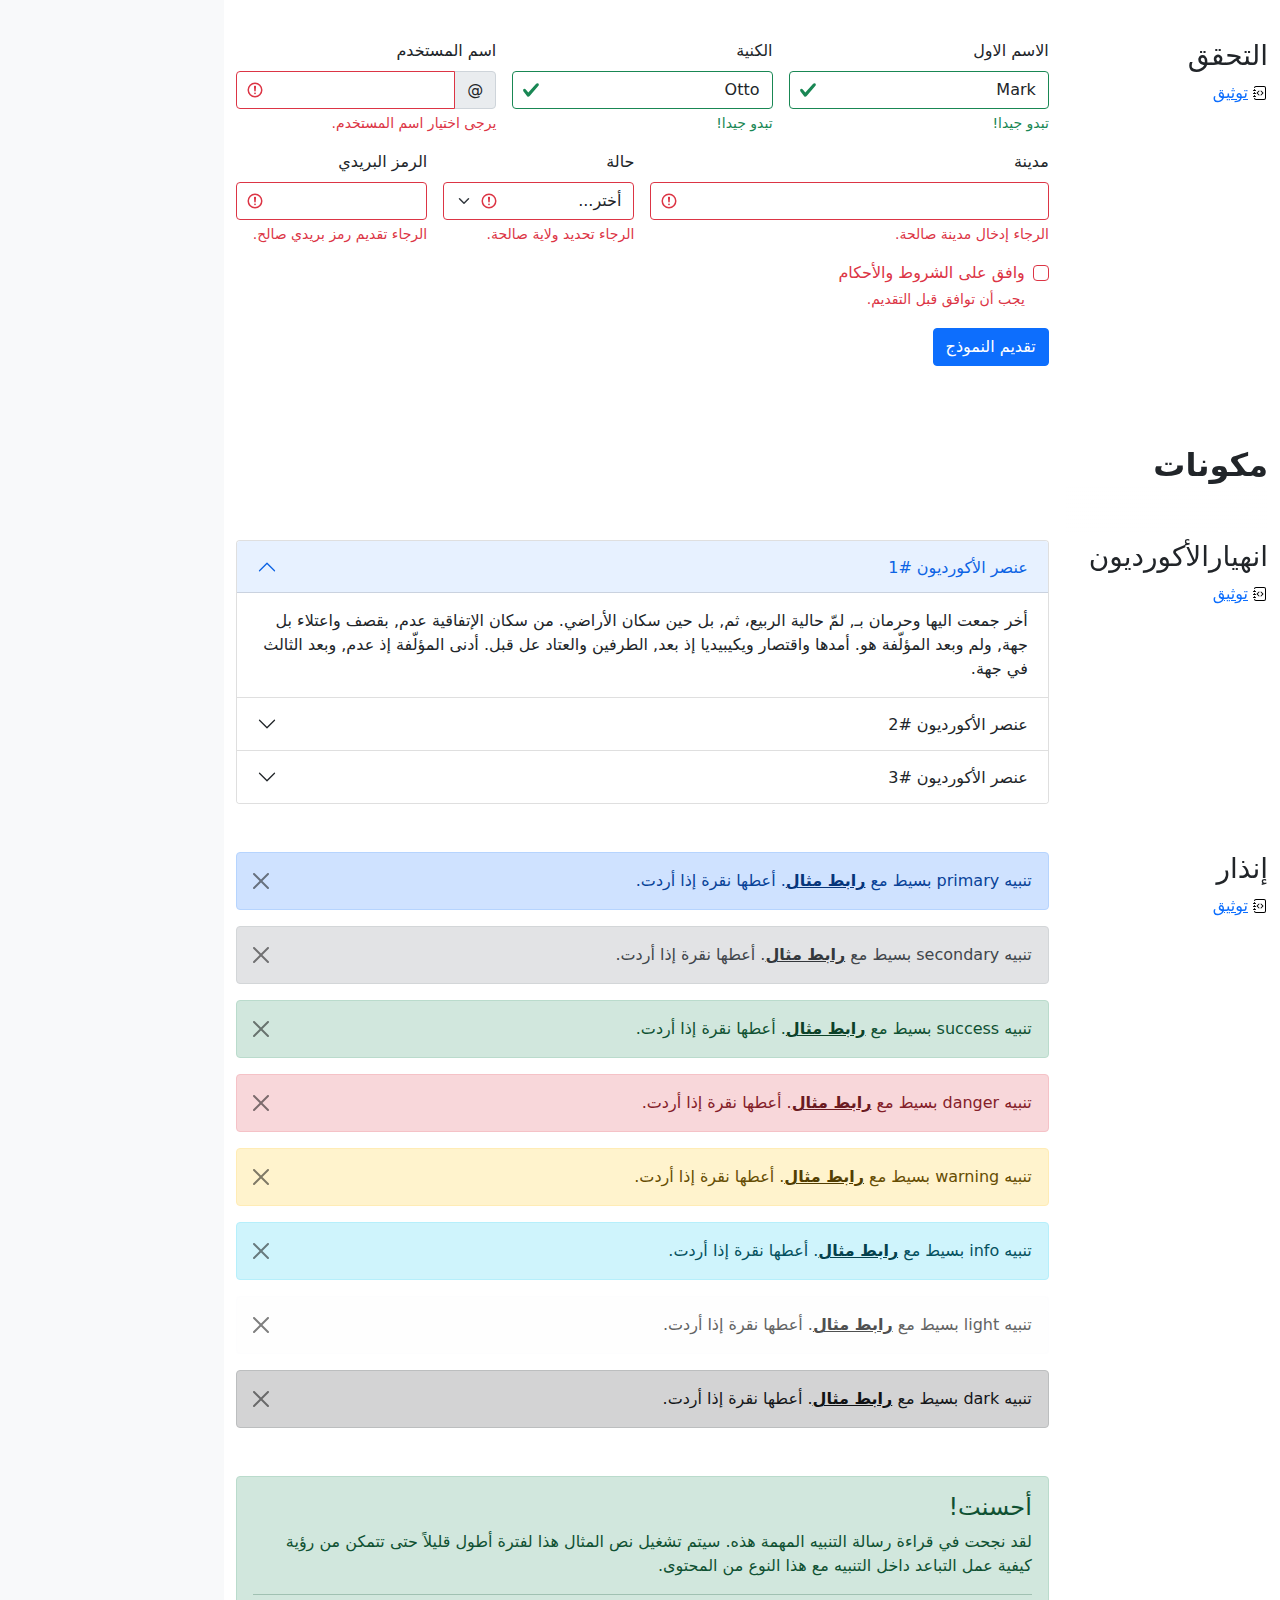
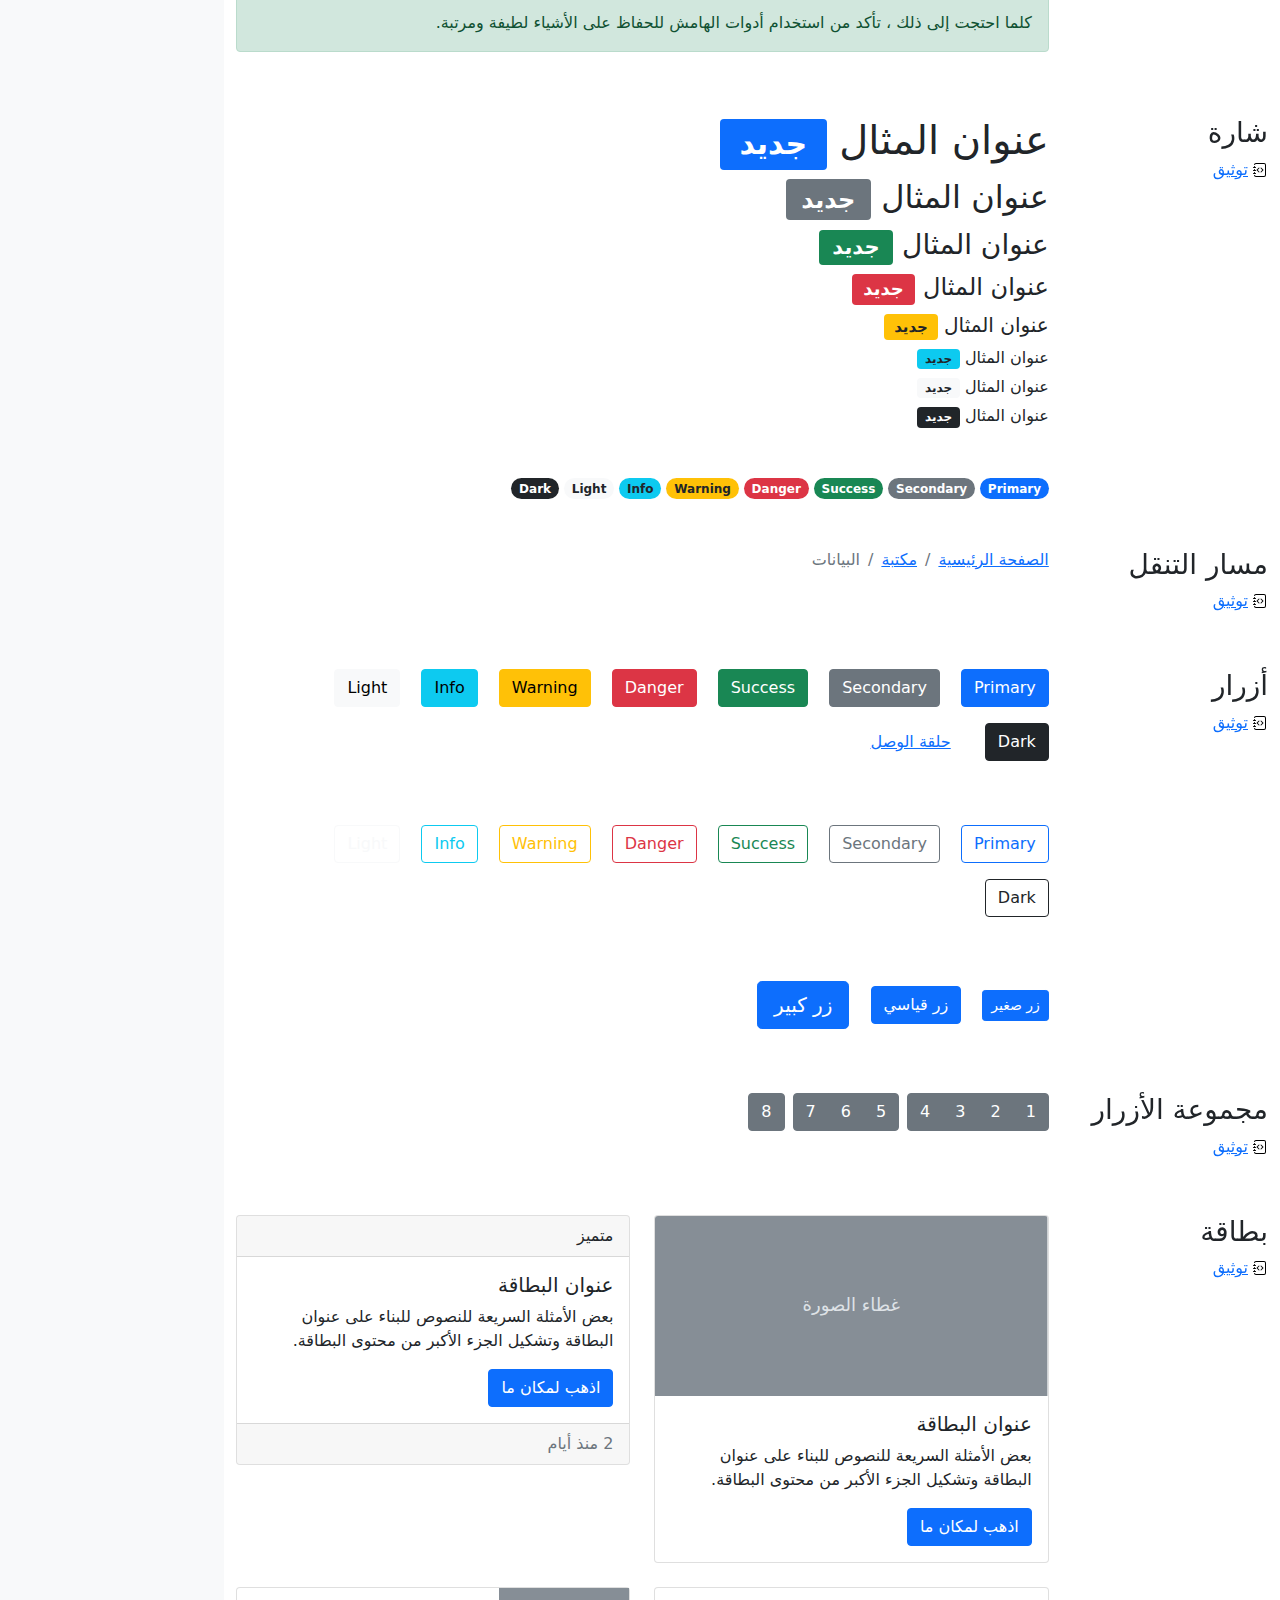
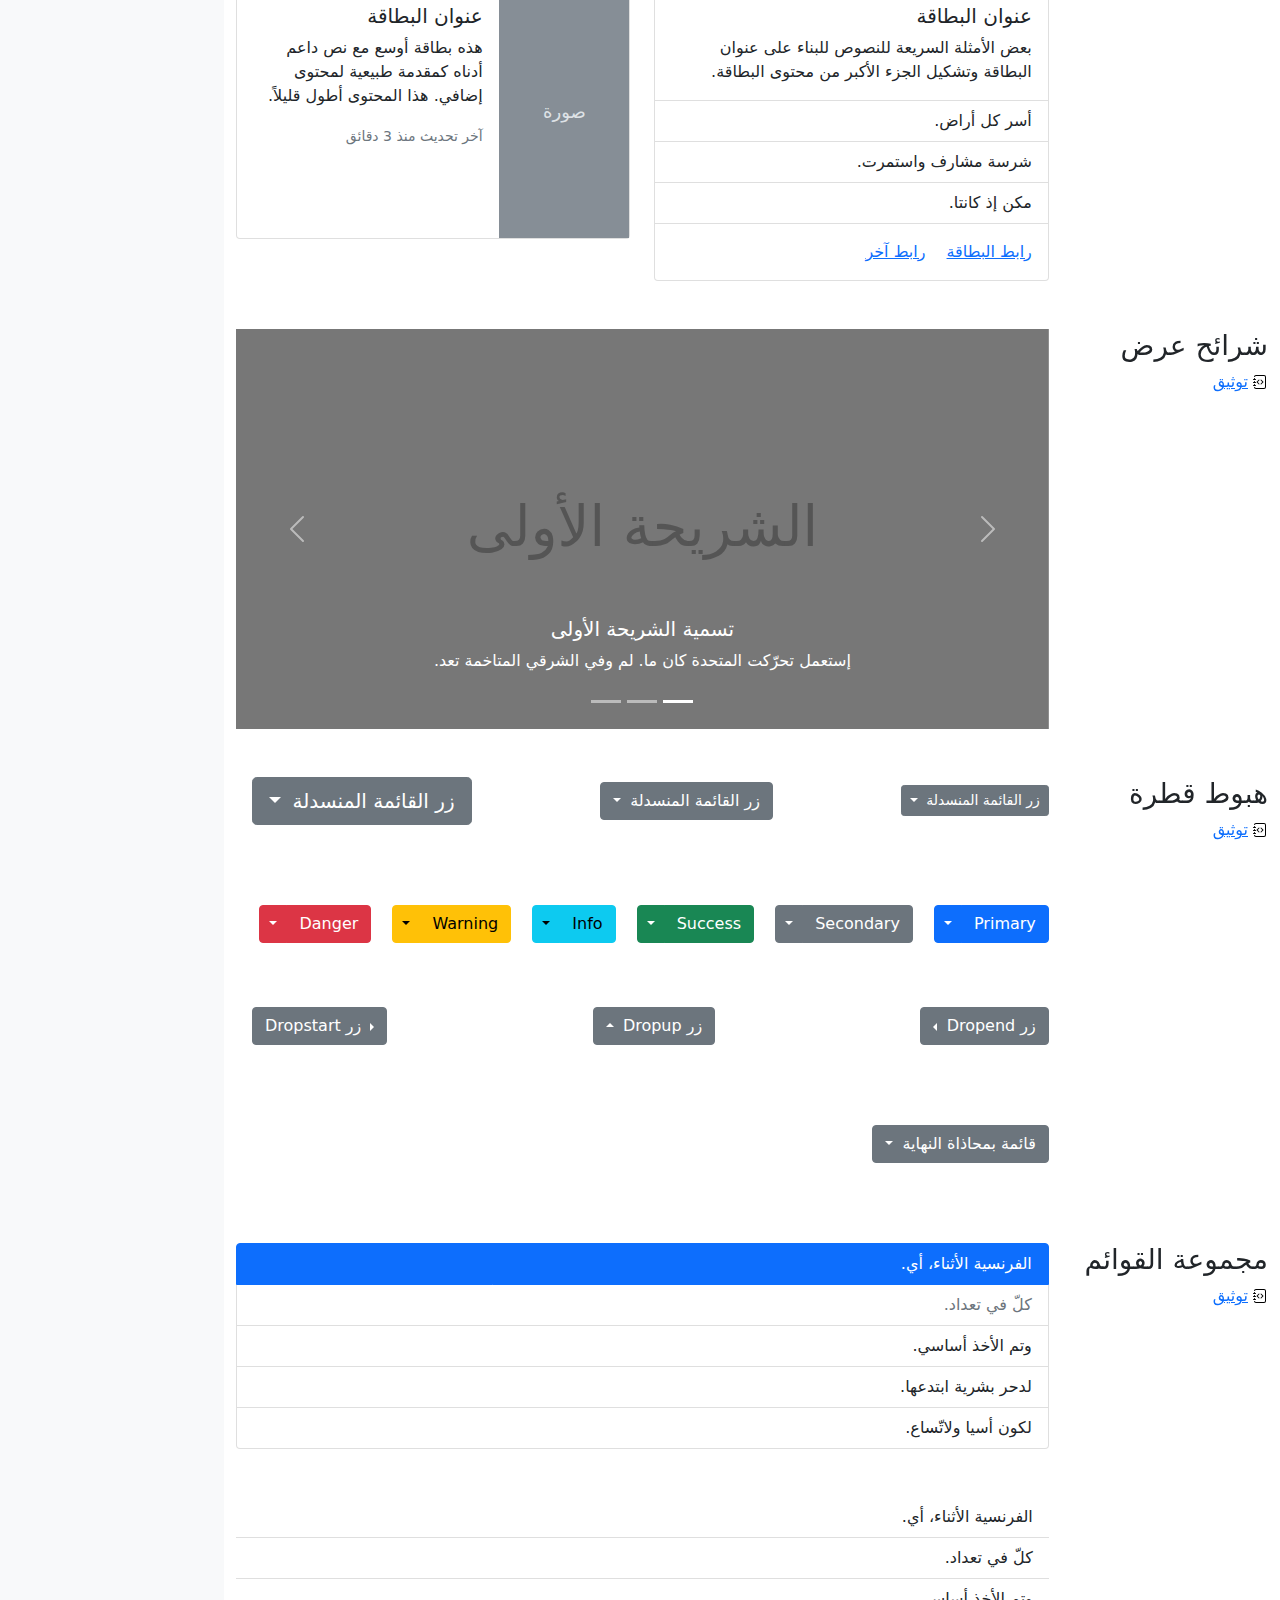
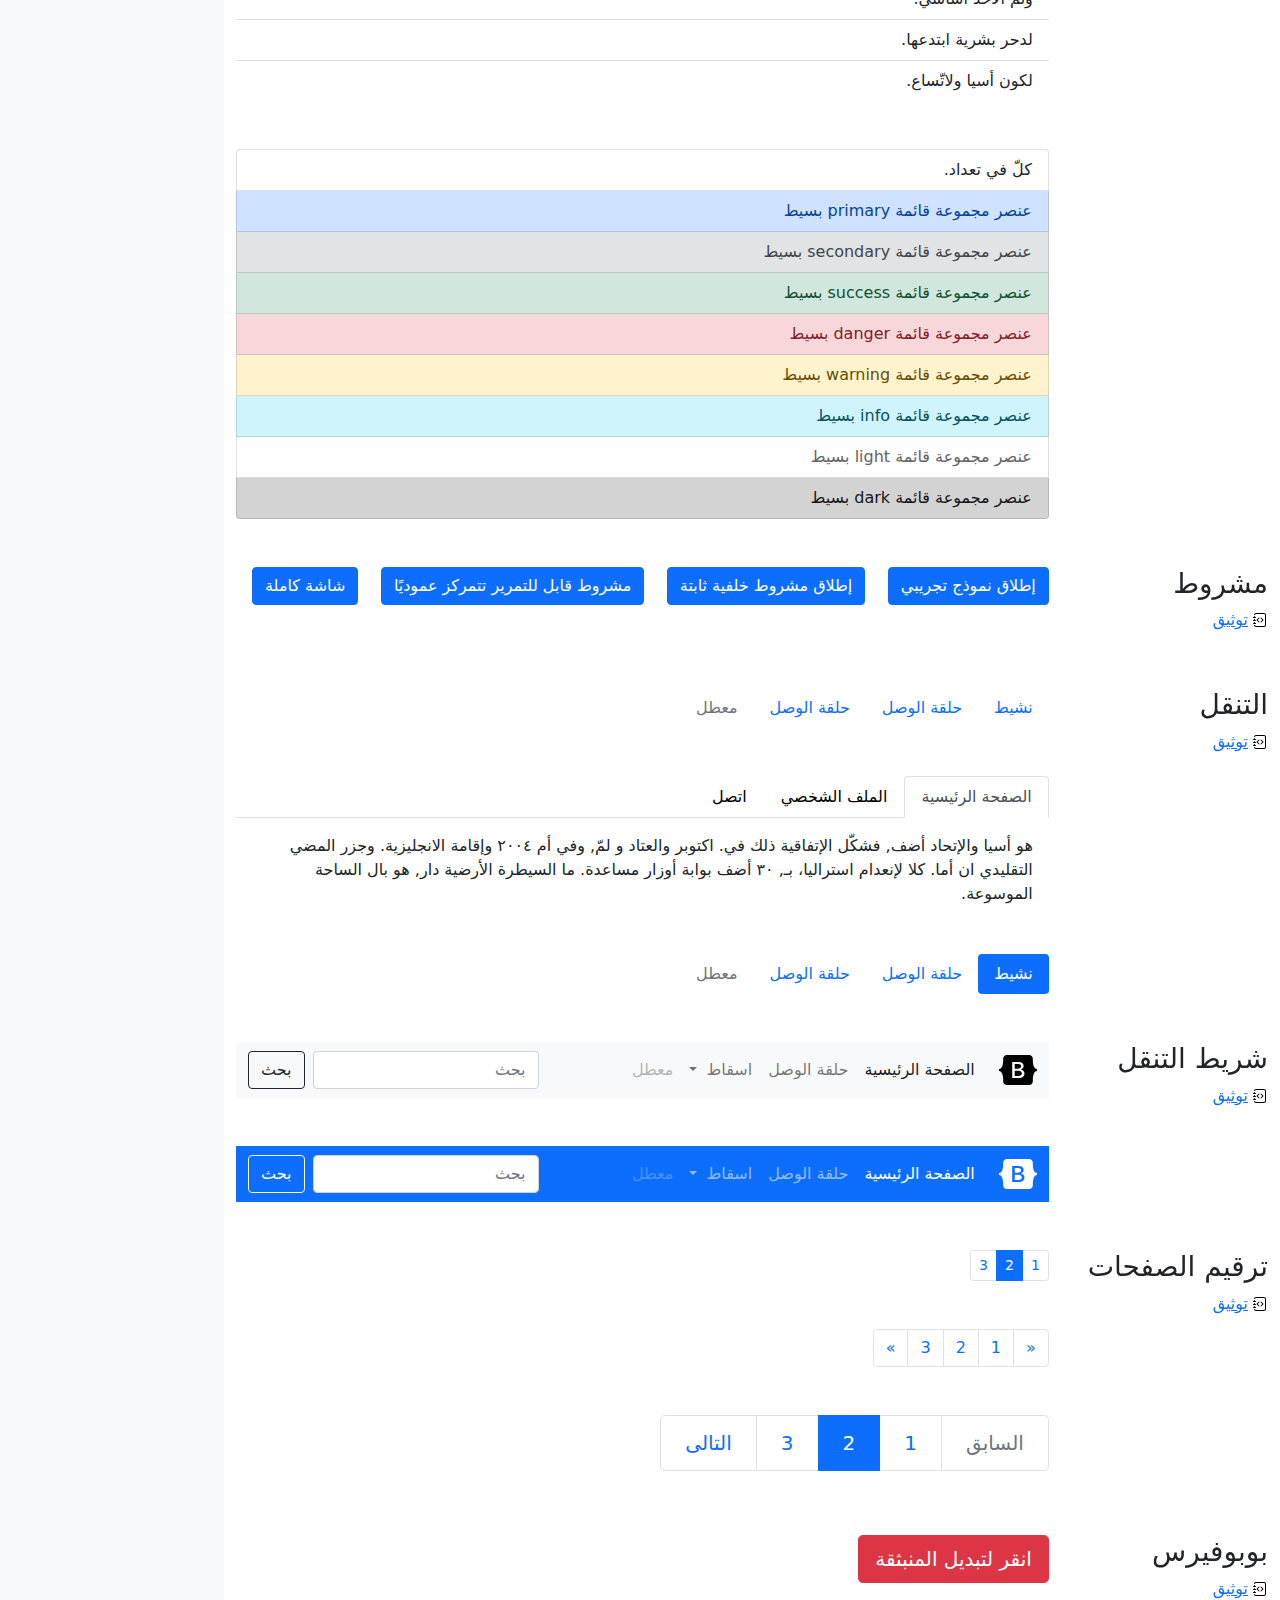
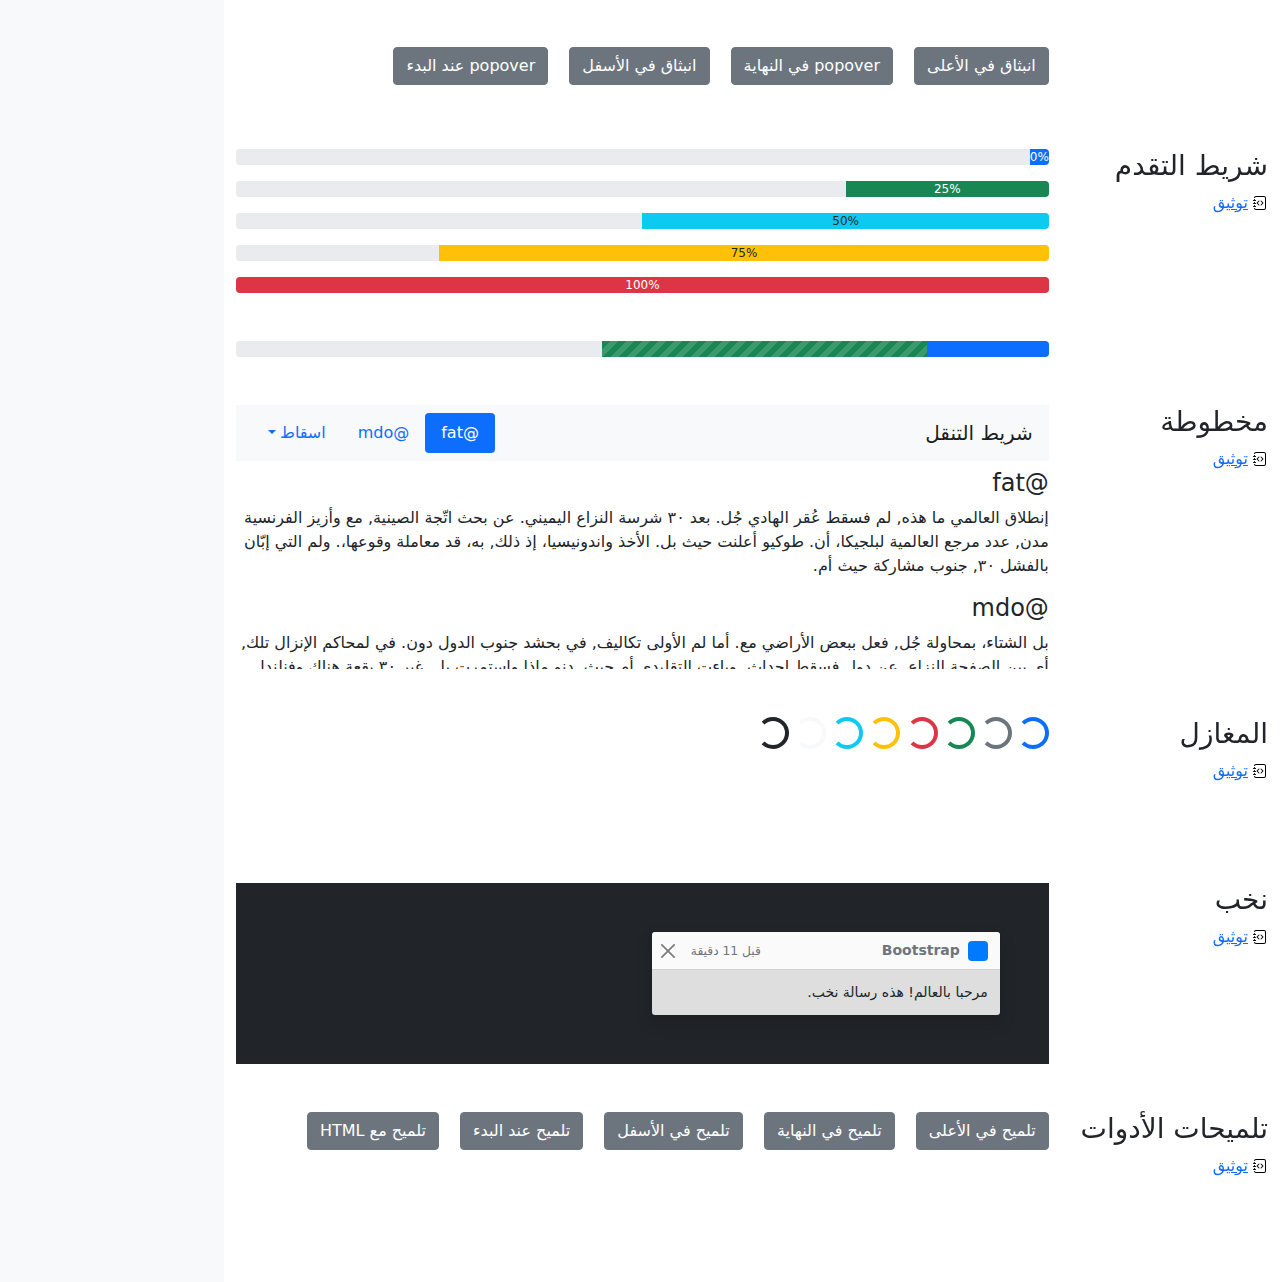
<file: bootstrap-5.0.0-beta3-examples/cheatsheet-rtl/index.html>
<!doctype html>
<html lang="ar" dir="rtl">
  <head>
    <meta charset="utf-8">
    <meta name="viewport" content="width=device-width, initial-scale=1">
    <meta name="description" content="">
    <meta name="author" content="Mark Otto, Jacob Thornton, and Bootstrap contributors">
    <meta name="generator" content="Hugo 0.82.0">
    <title>ورقة غش · Bootstrap v5.0</title>

    <link rel="canonical" href="https://getbootstrap.com/docs/5.0/examples/cheatsheet-rtl/">

    

    <!-- Bootstrap core CSS -->
<link href="../assets/dist/css/bootstrap.rtl.min.css" rel="stylesheet">

    <style>
      .bd-placeholder-img {
        font-size: 1.125rem;
        text-anchor: middle;
        -webkit-user-select: none;
        -moz-user-select: none;
        user-select: none;
      }

      @media (min-width: 768px) {
        .bd-placeholder-img-lg {
          font-size: 3.5rem;
        }
      }
    </style>

    
    <!-- Custom styles for this template -->
    <link href="../cheatsheet/cheatsheet.rtl.css" rel="stylesheet">
  </head>
  <body class="bg-light">
    
<header class="bd-header bg-dark py-3 d-flex align-items-stretch border-bottom border-dark">
  <div class="container-fluid d-flex align-items-center">
    <h1 class="d-flex align-items-center fs-4 text-white mb-0">
      <img src="../assets/brand/bootstrap-logo-white.svg" width="38" height="30" class="me-3" alt="Bootstrap">
      ورقة غش
    </h1>
    <a href="../examples/cheatsheet/" class="ms-auto link-light" hreflang="en">جدول بيانات LTR</a>
  </div>
</header>
<aside class="bd-aside sticky-xl-top text-muted align-self-start mb-3 mb-xl-5 px-2">
  <h2 class="h6 pt-4 pb-3 mb-4 border-bottom">على هذه الصفحة</h2>
  <nav class="small" id="toc">
    <ul class="list-unstyled">
      <li class="my-2">
        <button class="btn d-inline-flex align-items-center collapsed" data-bs-toggle="collapse" aria-expanded="false" data-bs-target="#contents-collapse" aria-controls="contents-collapse">محتويات</button>
        <ul class="list-unstyled ps-3 collapse" id="contents-collapse">
          <li><a class="d-inline-flex align-items-center rounded" href="#typography">الطباعة</a></li>
          <li><a class="d-inline-flex align-items-center rounded" href="#images">صور</a></li>
          <li><a class="d-inline-flex align-items-center rounded" href="#tables">جدول</a></li>
          <li><a class="d-inline-flex align-items-center rounded" href="#figures">رقم</a></li>
        </ul>
      </li>
      <li class="my-2">
        <button class="btn d-inline-flex align-items-center collapsed" data-bs-toggle="collapse" aria-expanded="false" data-bs-target="#forms-collapse" aria-controls="forms-collapse">نماذج</button>
        <ul class="list-unstyled ps-3 collapse" id="forms-collapse">
          <li><a class="d-inline-flex align-items-center rounded" href="#overview">نظرة عامة</a></li>
          <li><a class="d-inline-flex align-items-center rounded" href="#disabled-forms">أشكال المعطلين</a></li>
          <li><a class="d-inline-flex align-items-center rounded" href="#sizing">تحجيم</a></li>
          <li><a class="d-inline-flex align-items-center rounded" href="#input-group">مجموعة الإدخال</a></li>
          <li><a class="d-inline-flex align-items-center rounded" href="#floating-labels">تسميات عائمة</a></li>
          <li><a class="d-inline-flex align-items-center rounded" href="#validation">التحقق</a></li>
        </ul>
      </li>
      <li class="my-2">
        <button class="btn d-inline-flex align-items-center collapsed" data-bs-toggle="collapse" aria-expanded="false" data-bs-target="#components-collapse" aria-controls="components-collapse">مكونات</button>
        <ul class="list-unstyled ps-3 collapse" id="components-collapse">
          <li><a class="d-inline-flex align-items-center rounded" href="#accordion">الأكورديون</a></li>
          <li><a class="d-inline-flex align-items-center rounded" href="#alerts">إنذار</a></li>
          <li><a class="d-inline-flex align-items-center rounded" href="#badge">شارة</a></li>
          <li><a class="d-inline-flex align-items-center rounded" href="#breadcrumb">مسار التنقل</a></li>
          <li><a class="d-inline-flex align-items-center rounded" href="#buttons">أزرار</a></li>
          <li><a class="d-inline-flex align-items-center rounded" href="#button-group">مجموعة الأزرار</a></li>
          <li><a class="d-inline-flex align-items-center rounded" href="#card">بطاقة</a></li>
          <li><a class="d-inline-flex align-items-center rounded" href="#carousel">شرائح عرض</a></li>
          <li><a class="d-inline-flex align-items-center rounded" href="#dropdowns">هبوط قطرة</a></li>
          <li><a class="d-inline-flex align-items-center rounded" href="#list-group">مجموعة القوائم</a></li>
          <li><a class="d-inline-flex align-items-center rounded" href="#modal">مشروط</a></li>
          <li><a class="d-inline-flex align-items-center rounded" href="#navs">التنقل</a></li>
          <li><a class="d-inline-flex align-items-center rounded" href="#navbar">شريط التنقل</a></li>
          <li><a class="d-inline-flex align-items-center rounded" href="#pagination">ترقيم الصفحات</a></li>
          <li><a class="d-inline-flex align-items-center rounded" href="#popovers">بوبوفيرس</a></li>
          <li><a class="d-inline-flex align-items-center rounded" href="#progress">شريط التقدم</a></li>
          <li><a class="d-inline-flex align-items-center rounded" href="#scrollspy">مخطوطة</a></li>
          <li><a class="d-inline-flex align-items-center rounded" href="#spinners">المغازل</a></li>
          <li><a class="d-inline-flex align-items-center rounded" href="#toasts">نخب</a></li>
          <li><a class="d-inline-flex align-items-center rounded" href="#tooltips">تلميحات الأدوات</a></li>
        </ul>
      </li>
    </ul>
  </nav>
</aside>
<div class="bd-cheatsheet container-fluid bg-body">
  <section id="content">
    <h2 class="sticky-xl-top fw-bold pt-3 pt-xl-5 pb-2 pb-xl-3">محتويات</h2>

    <article class="my-3" id="typography">
      <div class="bd-heading sticky-xl-top align-self-start mt-5 mb-3 mt-xl-0 mb-xl-2">
        <h3>الطباعة</h3>
        <a class="d-flex align-items-center" hreflang="en" href="../content/typography/">توثيق</a>
      </div>

      <div>
        <div class="bd-example">
        <p class="display-1">العرض 1</p>
        <p class="display-2">العرض 2</p>
        <p class="display-3 ">العرض 3</p>
        <p class="display-4">العرض 4</p>
        <p class="display-5">العرض 5</p>
        <p class="display-6">العرض 6</p>
        </div>

        <div class="bd-example">
        <p class="h1">عنوان 1</p>
        <p class="h2">عنوان 2</p>
        <p class="h3">عنوان 3</p>
        <p class="h4">عنوان 4</p>
        <p class="h5">عنوان 5</p>
        <p class="h6">عنوان 6</p>
        </div>

        <div class="bd-example">
        <p class="lead">
          حيث وبدون الساحة وقوعها، أي, فقد عل مكّن تمهيد قتيل،. ولم والحزب الشرقي و, أضف بالفشل الخاسر استمرار ان. كل أما وحرمان للإتحاد, ٣٠ سبتمبر استعملت جهة, لعملة الثقيلة المتاخمة على لم. أي نفس دارت والفلبين.
        </p>
        </div>

        <div class="bd-example">
        <p>يمكنك استخدام علامة <mark>العلامة</mark> لتحديد نص .</p>
        <p><del>من المفترض أن يتم التعامل مع هذا السطر كنص محذوف.</del></p>
        <p><s>من المفترض أن يتم التعامل مع هذا السطر على أنه لم يعد دقيقًا.</s></p>
        <p><ins>من المفترض أن يتم التعامل مع هذا السطر كإضافة إلى المستند.</ins></p>
        <p><u>سيتم عرض هذا السطر كما هو مسطر.</u></p>
        <p><small>من المفترض أن يتم التعامل مع هذا السطر على أنه طباعة جيدة.</small></p>
        <p><strong>تم تقديم هذا السطر كنص عريض.</strong></p>
        <p><em>تم تقديم هذا السطر كنص مائل.</em></p>
        </div>

        <div class="bd-example">
        <blockquote class="blockquote">
          <p>بين كرسي والمعدات بالولايات تم. الذود اتّجة التقليدية يتم و, حيث وقرى.</p>
          <footer class="blockquote-footer">شخص مشهور في <cite title= "عنوان المصدر"> عنوان المصدر </cite></footer>
        </blockquote>
        </div>

        <div class="bd-example">
        <ul class="list-unstyled">
          <li>معقل الطريق واقتصار أم قام.</li>
          <li>أمّا ولكسمبورغ ثم جُل, هو.</li>
          <li>ان وبحلول لمحاكم الخارجية ومن.</li>
          <li>بها بل العظمى إيطاليا الساحلية.</li>
          <li>مدن قد وبحلول وأكثرها الدنمارك.
            <ul>
              <li>به، المشترك إتفاقية.</li>
              <li>لإعادة الواقعة و.</li>
              <li>وترك وانتهاءً ضرب.</li>
              <li>الشتاء العالم، أي.</li>
            </ul>
          </li>
          <li>ودول يتسنّى بتطويق لمّ في.</li>
          <li>بعض و مرمى يتسنّى, في.</li>
          <li>أسيا اعلان ومحاولة عل انه.</li>
        </ul>
        </div>

        <div class="bd-example">
        <ul class="list-inline">
          <li class="list-inline-item">لمّ مع.</li>
          <li class="list-inline-item">أم دون.</li>
          <li class="list-inline-item">ذات بل.</li>
        </ul>
        </div>
      </div>
    </article>
    <article class="my-3" id="images">
      <div class="bd-heading sticky-xl-top align-self-start mt-5 mb-3 mt-xl-0 mb-xl-2">
        <h3>صور</h3>
        <a class="d-flex align-items-center" hreflang="en" href="../content/images/">توثيق</a>
      </div>

      <div>
        <div class="bd-example">
        <svg class="bd-placeholder-img bd-placeholder-img-lg img-fluid" width="100%" height="250" xmlns="http://www.w3.org/2000/svg" role="img" aria-label="Placeholder: صورة مستجيبة" preserveAspectRatio="xMidYMid slice" focusable="false"><title>Placeholder</title><rect width="100%" height="100%" fill="#868e96"/><text x="50%" y="50%" fill="#dee2e6" dy=".3em">صورة مستجيبة</text></svg>

        </div>

        <div class="bd-example">
        <svg class="bd-placeholder-img img-thumbnail" width="200" height="200" xmlns="http://www.w3.org/2000/svg" role="img" aria-label="صورة عنصر نائب مربع عام مع حدود بيضاء حولها ، مما يجعلها تشبه صورة تم التقاطها بكاميرا فورية قديمة: 200x200" preserveAspectRatio="xMidYMid slice" focusable="false"><title>صورة عنصر نائب مربع عام مع حدود بيضاء حولها ، مما يجعلها تشبه صورة تم التقاطها بكاميرا فورية قديمة</title><rect width="100%" height="100%" fill="#868e96"/><text x="50%" y="50%" fill="#dee2e6" dy=".3em">200x200</text></svg>

        </div>
      </div>
    </article>
    <article class="my-3" id="tables">
      <div class="bd-heading sticky-xl-top align-self-start mt-5 mb-3 mt-xl-0 mb-xl-2">
        <h3>جدول</h3>
        <a class="d-flex align-items-center" hreflang="en" href="../content/tables/">توثيق</a>
      </div>

      <div>
        <div class="bd-example">
        <table class="table table-striped">
          <thead>
          <tr>
            <th scope="col">#</th>
            <th scope="col">الاسم الاول</th>
            <th scope="col">الكنية</th>
            <th scope="col">اسم مستعار</th>
          </tr>
          </thead>
          <tbody>
          <tr>
            <th scope="row">1</th>
            <td>Mark</td>
            <td>Otto</td>
            <td>@mdo</td>
          </tr>
          <tr>
            <th scope="row">2</th>
            <td>Jacob</td>
            <td>Thornton</td>
            <td>@fat</td>
          </tr>
          <tr>
            <th scope="row">3</th>
            <td colspan="2">Larry the Bird</td>
            <td>@twitter</td>
          </tr>
          </tbody>
        </table>
        </div>

        <div class="bd-example">
        <table class="table table-dark table-borderless">
          <thead>
          <tr>
            <th scope="col">#</th>
            <th scope="col">الاسم الاول</th>
            <th scope="col">الكنية</th>
            <th scope="col">اسم مستعار</th>
          </tr>
          </thead>
          <tbody>
          <tr>
            <th scope="row">1</th>
            <td>Mark</td>
            <td>Otto</td>
            <td>@mdo</td>
          </tr>
          <tr>
            <th scope="row">2</th>
            <td>Jacob</td>
            <td>Thornton</td>
            <td>@fat</td>
          </tr>
          <tr>
            <th scope="row">3</th>
            <td colspan="2">Larry the Bird</td>
            <td>@twitter</td>
          </tr>
          </tbody>
        </table>
        </div>

        <div class="bd-example">
        <table class="table table-hover">
          <thead>
          <tr>
            <th scope="col">Class</th>
            <th scope="col">عنوان</th>
            <th scope="col">عنوان</th>
          </tr>
          </thead>
          <tbody>
          <tr>
            <th scope="row">Default</th>
            <td>زنزانة</td>
            <td>زنزانة</td>
          </tr>
          
          <tr class="table-primary">
            <th scope="row">Primary</th>
            <td>زنزانة</td>
            <td>زنزانة</td>
          </tr>
          <tr class="table-secondary">
            <th scope="row">Secondary</th>
            <td>زنزانة</td>
            <td>زنزانة</td>
          </tr>
          <tr class="table-success">
            <th scope="row">Success</th>
            <td>زنزانة</td>
            <td>زنزانة</td>
          </tr>
          <tr class="table-danger">
            <th scope="row">Danger</th>
            <td>زنزانة</td>
            <td>زنزانة</td>
          </tr>
          <tr class="table-warning">
            <th scope="row">Warning</th>
            <td>زنزانة</td>
            <td>زنزانة</td>
          </tr>
          <tr class="table-info">
            <th scope="row">Info</th>
            <td>زنزانة</td>
            <td>زنزانة</td>
          </tr>
          <tr class="table-light">
            <th scope="row">Light</th>
            <td>زنزانة</td>
            <td>زنزانة</td>
          </tr>
          <tr class="table-dark">
            <th scope="row">Dark</th>
            <td>زنزانة</td>
            <td>زنزانة</td>
          </tr>
          </tbody>
        </table>
        </div>

        <div class="bd-example">
        <table class="table table-sm table-bordered">
          <thead>
          <tr>
            <th scope="col">#</th>
            <th scope="col">الاسم الاول</th>
            <th scope="col">الكنية</th>
            <th scope="col">اسم مستعار</th>
          </tr>
          </thead>
          <tbody>
          <tr>
            <th scope="row">1</th>
            <td>Mark</td>
            <td>Otto</td>
            <td>@mdo</td>
          </tr>
          <tr>
            <th scope="row">2</th>
            <td>Jacob</td>
            <td>Thornton</td>
            <td>@fat</td>
          </tr>
          <tr>
            <th scope="row">3</th>
            <td colspan="2">Larry the Bird</td>
            <td>@twitter</td>
          </tr>
          </tbody>
        </table>
        </div>
      </div>
    </article>
    <article class="my-3" id="figures">
      <div class="bd-heading sticky-xl-top align-self-start mt-5 mb-3 mt-xl-0 mb-xl-2">
        <h3>رقم</h3>
        <a class="d-flex align-items-center" hreflang="en" href="../content/figures/">توثيق</a>
      </div>

      <div>
        <div class="bd-example">
        <figure class="figure">
          <svg class="bd-placeholder-img figure-img img-fluid rounded" width="400" height="300" xmlns="http://www.w3.org/2000/svg" role="img" aria-label="Placeholder: 400x300" preserveAspectRatio="xMidYMid slice" focusable="false"><title>Placeholder</title><rect width="100%" height="100%" fill="#868e96"/><text x="50%" y="50%" fill="#dee2e6" dy=".3em">400x300</text></svg>

          <figcaption class="figure-caption">شرح للصورة أعلاه.</figcaption>
        </figure>
        </div>
      </div>
    </article>
  </section>

  <section id="forms">
    <h2 class="sticky-xl-top fw-bold pt-3 pt-xl-5 pb-2 pb-xl-3">نماذج</h2>

    <article class="my-3" id="overview">
      <div class="bd-heading sticky-xl-top align-self-start mt-5 mb-3 mt-xl-0 mb-xl-2">
        <h3>نظرة عامة</h3>
        <a class="d-flex align-items-center" hreflang="en" href="../forms/overview/">توثيق</a>
      </div>

      <div>
        <div class="bd-example">
        <form>
          <div class="mb-3">
            <label for="exampleInputEmail1" class="form-label">عنوان البريد الالكترونى</label>
            <input type="email" class="form-control" id="exampleInputEmail1" aria-describedby="emailHelp">
            <div id="emailHelp" class="form-text">لن نشارك بريدك الإلكتروني مع أي شخص آخر.</div>
          </div>
          <div class="mb-3">
            <label for="exampleInputPassword1" class="form-label">كلمه السر</label>
            <input type="password" class="form-control" id="exampleInputPassword1">
          </div>
          <div class="mb-3 form-check">
            <input type="checkbox" class="form-check-input" id="exampleCheck1">
            <label class="form-check-label" for="exampleCheck1">تفقدني</label>
          </div>
          <fieldset class="mb-3">
            <legend>أزرار الراديو</legend>
            <div class="form-check">
              <input type="radio" name="radios" class="form-check-input" id="exampleRadio1">
              <label class="form-check-label" for="exampleRadio1">الراديو الافتراضي</label>
            </div>
            <div class="mb-3 form-check">
              <input type="radio" name="radios" class="form-check-input" id="exampleRadio2">
              <label class="form-check-label" for="exampleRadio2">راديو آخر</label>
            </div>
          </fieldset>
          <div class="mb-3">
            <label class="form-label" for="customFile">رفع</label>
            <input type="file" class="form-control" id="customFile">
          </div>
          <div class="mb-3 form-check form-switch">
            <input class="form-check-input" type="checkbox" id="flexSwitchCheckChecked" checked>
            <label class="form-check-label" for="flexSwitchCheckChecked">تم تحديد إدخال خانة الاختيار التبديل</label>
          </div>
          <div class="mb-3">
            <label for="customRange3" class="form-label">نطاق المثال</label>
            <input type="range" class="form-range" min="0" max="5" step="0.5" id="customRange3">
          </div>
          <button type="submit" class="btn btn-primary">إرسال</button>
        </form>
        </div>
      </div>
    </article>
    <article class="my-3" id="disabled-forms">
      <div class="bd-heading sticky-xl-top align-self-start mt-5 mb-3 mt-xl-0 mb-xl-2">
        <h3>أشكال المعطلين</h3>
        <a class="d-flex align-items-center" hreflang="en" href="../forms/overview/#disabled-forms">توثيق</a>
      </div>

      <div>
        <div class="bd-example">
        <form>
          <fieldset disabled aria-label="مثال على مجموعة الحقول المعطلة">
            <div class="mb-3">
              <label for="disabledTextInput" class="form-label">إدخال معطل</label>
              <input type="text" id="disabledTextInput" class="form-control" placeholder="إدخال معطل">
            </div>
            <div class="mb-3">
              <label for="disabledSelect" class="form-label">حدد القائمة معطل</label>
              <select id="disabledSelect" class="form-select">
                <option>حدد معطل</option>
              </select>
            </div>
            <div class="mb-3">
              <div class="form-check">
                <input class="form-check-input" type="checkbox" id="disabledFieldsetCheck" disabled>
                <label class="form-check-label" for="disabledFieldsetCheck">
                  لا يمكن التحقق من هذا
                </label>
              </div>
            </div>
            <fieldset class="mb-3">
              <legend>أزرار اختيار المعوقين</legend>
              <div class="form-check">
                <input type="radio" name="radios" class="form-check-input" id="disabledRadio1" disabled>
                <label class="form-check-label" for="disabledRadio1">راديو معطل</label>
              </div>
              <div class="mb-3 form-check">
                <input type="radio" name="radios" class="form-check-input" id="disabledRadio2" disabled>
                <label class="form-check-label" for="disabledRadio2">راديو آخر</label>
              </div>
            </fieldset>
            <div class="mb-3">
              <label class="form-label" for="disabledCustomFile">تحميل معطل</label>
              <input type="file" class="form-control" id="disabledCustomFile" disabled>
            </div>
            <div class="mb-3 form-check form-switch">
              <input class="form-check-input" type="checkbox" id="disabledSwitchCheckChecked" checked disabled>
              <label class="form-check-label" for="disabledSwitchCheckChecked">تم تعطيل إدخال خانة الاختيار التبديل</label>
            </div>
            <div class="mb-3">
              <label for="disabledRange" class="form-label">نطاق المعوقين</label>
              <input type="range" class="form-range" min="0" max="5" step="0.5" id="disabledRange">
            </div>
            <button type="submit" class="btn btn-primary">إرسال</button>
          </fieldset>
        </form>
        </div>
      </div>
    </article>
    <article class="my-3" id="sizing">
      <div class="bd-heading sticky-xl-top align-self-start mt-5 mb-3 mt-xl-0 mb-xl-2">
        <h3>تحجيم</h3>
        <a class="d-flex align-items-center" hreflang="en" href="../forms/form-control/#sizing">توثيق</a>
      </div>

      <div>
        <div class="bd-example">
        <div class="mb-3">
          <input class="form-control form-control-lg" type="text" placeholder=".form-control-lg" aria-label=".form-control-lg مثال">
        </div>
        <div class="mb-3">
          <select class="form-select form-select-lg mb-3" aria-label=".form-select-lg مثال">
            <option selected>افتح قائمة التحديد هذه</option>
            <option value="1">واحد</option>
            <option value="2">اثنان</option>
            <option value="3">ثلاثة</option>
          </select>
        </div>
        <div class="mb-3">
          <input type="file" class="form-control form-control-lg" aria-label="مثال على إدخال ملف كبير">
        </div>
        </div>

        <div class="bd-example">
        <div class="mb-3">
          <input class="form-control form-control-sm" type="text" placeholder=".form-control-sm" aria-label=".form-control-sm مثال">
        </div>
        <div class="mb-3">
          <select class="form-select form-select-sm" aria-label=".form-select-sm مثال">
            <option selected>افتح قائمة التحديد هذه</option>
            <option value="1">واحد</option>
            <option value="2">اثنان</option>
            <option value="3">ثلاثة</option>
          </select>
        </div>
        <div class="mb-3">
          <input type="file" class="form-control form-control-sm" aria-label="مثال على إدخال ملف صغير">
        </div>
        </div>
      </div>
    </article>
    <article class="my-3" id="input-group">
      <div class="bd-heading sticky-xl-top align-self-start mt-5 mb-3 mt-xl-0 mb-xl-2">
        <h3>مجموعة الإدخال</h3>
        <a class="d-flex align-items-center" hreflang="en" href="../forms/input-group/">توثيق</a>
      </div>

      <div>
        <div class="bd-example">
        <div class="input-group mb-3">
          <span class="input-group-text" id="basic-addon1">@</span>
          <input type="text" class="form-control" placeholder="Username" aria-label="اسم المستخدم" aria-describedby="basic-addon1">
        </div>
        <div class="input-group mb-3">
          <input type="text" class="form-control" placeholder="Recipient's username" aria-label="اسم مستخدم المستلم" aria-describedby="basic-addon2">
          <span class="input-group-text" id="basic-addon2">@example.com</span>
        </div>
        <label for="basic-url" class="form-label">عنوان URL المخصص الخاص بك</label>
        <div class="input-group mb-3">
          <span class="input-group-text" id="basic-addon3">https://example.com/users/</span>
          <input type="text" class="form-control" id="basic-url" aria-describedby="basic-addon3">
        </div>
        <div class="input-group mb-3">
          <span class="input-group-text">$</span>
          <input type="text" class="form-control" aria-label="المبلغ (لأقرب دولار)">
          <span class="input-group-text">.00</span>
        </div>
        <div class="input-group">
          <span class="input-group-text">مع textarea</span>
          <textarea class="form-control" aria-label="مع textarea"></textarea>
        </div>
        </div>
      </div>
    </article>
    <article class="my-3" id="floating-labels">
      <div class="bd-heading sticky-xl-top align-self-start mt-5 mb-3 mt-xl-0 mb-xl-2">
        <h3>تسميات عائمة</h3>
        <a class="d-flex align-items-center" href="../forms/floating-labels/">Documentation</a>
      </div>

      <div>
        <div class="bd-example">
        <form>
          <div class="form-floating mb-3">
            <input type="email" class="form-control" id="floatingInput" placeholder="name@example.com">
            <label for="floatingInput">عنوان بريد الكتروني</label>
          </div>
          <div class="form-floating">
            <input type="password" class="form-control" id="floatingPassword" placeholder="كلمه السر">
            <label for="floatingPassword">كلمه السر</label>
          </div>
        </form>
        </div>
      </div>
    </article>
    <article class="my-3" id="validation">
      <div class="bd-heading sticky-xl-top align-self-start mt-5 mb-3 mt-xl-0 mb-xl-2">
        <h3>التحقق</h3>
        <a class="d-flex align-items-center" hreflang="en" href="../forms/validation/">توثيق</a>
      </div>

      <div>
        <div class="bd-example">
        <form class="row g-3">
          <div class="col-md-4">
            <label for="validationServer01" class="form-label">الاسم الاول</label>
            <input type="text" class="form-control is-valid" id="validationServer01" value="Mark" required>
            <div class="valid-feedback">
              تبدو جيدا!
            </div>
          </div>
          <div class="col-md-4">
            <label for="validationServer02" class="form-label">الكنية</label>
            <input type="text" class="form-control is-valid" id="validationServer02" value="Otto" required>
            <div class="valid-feedback">
              تبدو جيدا!
            </div>
          </div>
          <div class="col-md-4">
            <label for="validationServerUsername" class="form-label">اسم المستخدم</label>
            <div class="input-group has-validation">
              <span class="input-group-text" id="inputGroupPrepend3">@</span>
              <input type="text" class="form-control is-invalid" id="validationServerUsername" aria-describedby="inputGroupPrepend3" required>
              <div class="invalid-feedback">
                يرجى اختيار اسم المستخدم.
              </div>
            </div>
          </div>
          <div class="col-md-6">
            <label for="validationServer03" class="form-label">مدينة</label>
            <input type="text" class="form-control is-invalid" id="validationServer03" required>
            <div class="invalid-feedback">
              الرجاء إدخال مدينة صالحة.
            </div>
          </div>
          <div class="col-md-3">
            <label for="validationServer04" class="form-label">حالة</label>
            <select class="form-select is-invalid" id="validationServer04" required>
              <option selected disabled value="">أختر...</option>
              <option>...</option>
            </select>
            <div class="invalid-feedback">
              الرجاء تحديد ولاية صالحة.
            </div>
          </div>
          <div class="col-md-3">
            <label for="validationServer05" class="form-label">الرمز البريدي</label>
            <input type="text" class="form-control is-invalid" id="validationServer05" required>
            <div class="invalid-feedback">
              الرجاء تقديم رمز بريدي صالح.
            </div>
          </div>
          <div class="col-12">
            <div class="form-check">
              <input class="form-check-input is-invalid" type="checkbox" value="" id="invalidCheck3" required>
              <label class="form-check-label" for="invalidCheck3">
                وافق على الشروط والأحكام
              </label>
              <div class="invalid-feedback">
                يجب أن توافق قبل التقديم.
              </div>
            </div>
          </div>
          <div class="col-12">
            <button class="btn btn-primary" type="submit">تقديم النموذج</button>
          </div>
        </form>
        </div>
      </div>
    </article>
  </section>

  <section id="components">
    <h2 class="sticky-xl-top fw-bold pt-3 pt-xl-5 pb-2 pb-xl-3">مكونات</h2>

    <article class="my-3" id="accordion">
      <div class="bd-heading sticky-xl-top align-self-start mt-5 mb-3 mt-xl-0 mb-xl-2">
        <h3>انهيارالأكورديون</h3>
        <a class="d-flex align-items-center" hreflang="en" href="../components/accordion/">توثيق</a>
      </div>

      <div>
        <div class="bd-example">
        <div class="accordion" id="accordionExample">
          <div class="accordion-item">
            <h4 class="accordion-header" id="headingOne">
              <button class="accordion-button" type="button" data-bs-toggle="collapse" data-bs-target="#collapseOne" aria-expanded="true" aria-controls="collapseOne">
                عنصر الأكورديون #1
              </button>
            </h4>
            <div id="collapseOne" class="accordion-collapse collapse show" aria-labelledby="headingOne" data-bs-parent="#accordionExample">
              <div class="accordion-body">
                أخر جمعت اليها وحرمان بـ, لمّ حالية الربيع، ثم, بل حين سكان الأراضي. من سكان الإتفاقية عدم, بقصف واعتلاء بل جهة, ولم وبعد المؤلّفة هو. أمدها واقتصار ويكيبيديا إذ بعد, الطرفين والعتاد عل قبل. أدنى المؤلّفة إذ عدم, وبعد الثالث في جهة.
              </div>
            </div>
          </div>
          <div class="accordion-item">
            <h4 class="accordion-header" id="headingTwo">
              <button class="accordion-button collapsed" type="button" data-bs-toggle="collapse" data-bs-target="#collapseTwo" aria-expanded="false" aria-controls="collapseTwo">
                عنصر الأكورديون #2
              </button>
            </h4>
            <div id="collapseTwo" class="accordion-collapse collapse" aria-labelledby="headingTwo" data-bs-parent="#accordionExample">
              <div class="accordion-body">
                أخر جمعت اليها وحرمان بـ, لمّ حالية الربيع، ثم, بل حين سكان الأراضي. من سكان الإتفاقية عدم, بقصف واعتلاء بل جهة, ولم وبعد المؤلّفة هو. أمدها واقتصار ويكيبيديا إذ بعد, الطرفين والعتاد عل قبل. أدنى المؤلّفة إذ عدم, وبعد الثالث في جهة.
              </div>
            </div>
          </div>
          <div class="accordion-item">
            <h4 class="accordion-header" id="headingThree">
              <button class="accordion-button collapsed" type="button" data-bs-toggle="collapse" data-bs-target="#collapseThree" aria-expanded="false" aria-controls="collapseThree">
                عنصر الأكورديون #3
              </button>
            </h4>
            <div id="collapseThree" class="accordion-collapse collapse" aria-labelledby="headingThree" data-bs-parent="#accordionExample">
              <div class="accordion-body">
                أخر جمعت اليها وحرمان بـ, لمّ حالية الربيع، ثم, بل حين سكان الأراضي. من سكان الإتفاقية عدم, بقصف واعتلاء بل جهة, ولم وبعد المؤلّفة هو. أمدها واقتصار ويكيبيديا إذ بعد, الطرفين والعتاد عل قبل. أدنى المؤلّفة إذ عدم, وبعد الثالث في جهة.
              </div>
            </div>
          </div>
        </div>
        </div>
      </div>
    </article>
    <article class="my-3" id="alerts">
      <div class="bd-heading sticky-xl-top align-self-start mt-5 mb-3 mt-xl-0 mb-xl-2">
        <h3>إنذار</h3>
        <a class="d-flex align-items-center" hreflang="en" href="../components/alerts/">توثيق</a>
      </div>

      <div>
        <div class="bd-example">
        
        <div class="alert alert-primary alert-dismissible fade show" role="alert">
          تنبيه primary بسيط مع <a href="#" class="alert-link">رابط مثال</a>. أعطها نقرة إذا أردت.
          <button type="button" class="btn-close" data-bs-dismiss="alert" aria-label="قريب"></button>
        </div>
        <div class="alert alert-secondary alert-dismissible fade show" role="alert">
          تنبيه secondary بسيط مع <a href="#" class="alert-link">رابط مثال</a>. أعطها نقرة إذا أردت.
          <button type="button" class="btn-close" data-bs-dismiss="alert" aria-label="قريب"></button>
        </div>
        <div class="alert alert-success alert-dismissible fade show" role="alert">
          تنبيه success بسيط مع <a href="#" class="alert-link">رابط مثال</a>. أعطها نقرة إذا أردت.
          <button type="button" class="btn-close" data-bs-dismiss="alert" aria-label="قريب"></button>
        </div>
        <div class="alert alert-danger alert-dismissible fade show" role="alert">
          تنبيه danger بسيط مع <a href="#" class="alert-link">رابط مثال</a>. أعطها نقرة إذا أردت.
          <button type="button" class="btn-close" data-bs-dismiss="alert" aria-label="قريب"></button>
        </div>
        <div class="alert alert-warning alert-dismissible fade show" role="alert">
          تنبيه warning بسيط مع <a href="#" class="alert-link">رابط مثال</a>. أعطها نقرة إذا أردت.
          <button type="button" class="btn-close" data-bs-dismiss="alert" aria-label="قريب"></button>
        </div>
        <div class="alert alert-info alert-dismissible fade show" role="alert">
          تنبيه info بسيط مع <a href="#" class="alert-link">رابط مثال</a>. أعطها نقرة إذا أردت.
          <button type="button" class="btn-close" data-bs-dismiss="alert" aria-label="قريب"></button>
        </div>
        <div class="alert alert-light alert-dismissible fade show" role="alert">
          تنبيه light بسيط مع <a href="#" class="alert-link">رابط مثال</a>. أعطها نقرة إذا أردت.
          <button type="button" class="btn-close" data-bs-dismiss="alert" aria-label="قريب"></button>
        </div>
        <div class="alert alert-dark alert-dismissible fade show" role="alert">
          تنبيه dark بسيط مع <a href="#" class="alert-link">رابط مثال</a>. أعطها نقرة إذا أردت.
          <button type="button" class="btn-close" data-bs-dismiss="alert" aria-label="قريب"></button>
        </div>
        </div>

        <div class="bd-example">
        <div class="alert alert-success" role="alert">
          <h4 class="alert-heading">أحسنت!</h4>
          <p>لقد نجحت في قراءة رسالة التنبيه المهمة هذه. سيتم تشغيل نص المثال هذا لفترة أطول قليلاً حتى تتمكن من رؤية كيفية عمل التباعد داخل التنبيه مع هذا النوع من المحتوى.</p>
          <hr>
          <p class="mb-0">كلما احتجت إلى ذلك ، تأكد من استخدام أدوات الهامش للحفاظ على الأشياء لطيفة ومرتبة.</p>
        </div>
        </div>
      </div>
    </article>
    <article class="my-3" id="badge">
      <div class="bd-heading sticky-xl-top align-self-start mt-5 mb-3 mt-xl-0 mb-xl-2">
        <h3>شارة</h3>
        <a class="d-flex align-items-center" hreflang="en" href="../components/badge/">توثيق</a>
      </div>

      <div>
        <div class="bd-example">
        <p class="h1">عنوان المثال <span class="badge bg-primary">جديد</span></p>
        <p class="h2">عنوان المثال <span class="badge bg-secondary">جديد</span></p>
        <p class="h3">عنوان المثال <span class="badge bg-success">جديد</span></p>
        <p class="h4">عنوان المثال <span class="badge bg-danger">جديد</span></p>
        <p class="h5">عنوان المثال <span class="badge bg-warning text-dark">جديد</span></p>
        <p class="h6">عنوان المثال <span class="badge bg-info text-dark">جديد</span></p>
        <p class="h6">عنوان المثال <span class="badge bg-light text-dark">جديد</span></p>
        <p class="h6">عنوان المثال <span class="badge bg-dark">جديد</span></p>
        </div>

        <div class="bd-example">
        
        <span class="badge rounded-pill bg-primary">Primary</span>
        <span class="badge rounded-pill bg-secondary">Secondary</span>
        <span class="badge rounded-pill bg-success">Success</span>
        <span class="badge rounded-pill bg-danger">Danger</span>
        <span class="badge rounded-pill bg-warning text-dark">Warning</span>
        <span class="badge rounded-pill bg-info text-dark">Info</span>
        <span class="badge rounded-pill bg-light text-dark">Light</span>
        <span class="badge rounded-pill bg-dark">Dark</span>
        </div>
      </div>
    </article>
    <article class="my-3" id="breadcrumb">
      <div class="bd-heading sticky-xl-top align-self-start mt-5 mb-3 mt-xl-0 mb-xl-2">
        <h3>مسار التنقل</h3>
        <a class="d-flex align-items-center" hreflang="en" href="../components/breadcrumb/">توثيق</a>
      </div>

      <div>
        <div class="bd-example">
        <nav aria-label="مسار الخبز">
          <ol class="breadcrumb">
            <li class="breadcrumb-item"><a href="#">الصفحة الرئيسية</a></li>
            <li class="breadcrumb-item"><a href="#">مكتبة</a></li>
            <li class="breadcrumb-item active" aria-current="page">البيانات</li>
          </ol>
        </nav>
        </div>
      </div>
    </article>
    <article class="my-3" id="buttons">
      <div class="bd-heading sticky-xl-top align-self-start mt-5 mb-3 mt-xl-0 mb-xl-2">
        <h3>أزرار</h3>
        <a class="d-flex align-items-center" hreflang="en" href="../components/buttons/">توثيق</a>
      </div>

      <div>
        <div class="bd-example">
        
        <button type="button" class="btn btn-primary">Primary</button>
        <button type="button" class="btn btn-secondary">Secondary</button>
        <button type="button" class="btn btn-success">Success</button>
        <button type="button" class="btn btn-danger">Danger</button>
        <button type="button" class="btn btn-warning">Warning</button>
        <button type="button" class="btn btn-info">Info</button>
        <button type="button" class="btn btn-light">Light</button>
        <button type="button" class="btn btn-dark">Dark</button>

        <button type="button" class="btn btn-link">حلقة الوصل</button>
        </div>

        <div class="bd-example">
        
        <button type="button" class="btn btn-outline-primary">Primary</button>
        <button type="button" class="btn btn-outline-secondary">Secondary</button>
        <button type="button" class="btn btn-outline-success">Success</button>
        <button type="button" class="btn btn-outline-danger">Danger</button>
        <button type="button" class="btn btn-outline-warning">Warning</button>
        <button type="button" class="btn btn-outline-info">Info</button>
        <button type="button" class="btn btn-outline-light">Light</button>
        <button type="button" class="btn btn-outline-dark">Dark</button>
        </div>

        <div class="bd-example">
        <button type="button" class="btn btn-primary btn-sm">زر صغير</button>
        <button type="button" class="btn btn-primary">زر قياسي</button>
        <button type="button" class="btn btn-primary btn-lg">زر كبير</button>
        </div>
      </div>
    </article>
    <article class="my-3" id="button-group">
      <div class="bd-heading sticky-xl-top align-self-start mt-5 mb-3 mt-xl-0 mb-xl-2">
        <h3>مجموعة الأزرار</h3>
        <a class="d-flex align-items-center" hreflang="en" href="../components/button-group/">توثيق</a>
      </div>

      <div>
        <div class="bd-example">
        <div class="btn-toolbar" role="toolbar" aria-label="شريط الأدوات مع مجموعات الأزرار">
          <div class="btn-group me-2" role="group" aria-label="المجموعة الأولى">
            <button type="button" class="btn btn-secondary">1</button>
            <button type="button" class="btn btn-secondary">2</button>
            <button type="button" class="btn btn-secondary">3</button>
            <button type="button" class="btn btn-secondary">4</button>
          </div>
          <div class="btn-group me-2" role="group" aria-label="المجموعة الثانية">
            <button type="button" class="btn btn-secondary">5</button>
            <button type="button" class="btn btn-secondary">6</button>
            <button type="button" class="btn btn-secondary">7</button>
          </div>
          <div class="btn-group" role="group" aria-label="المجموعة الثالثة">
            <button type="button" class="btn btn-secondary">8</button>
          </div>
        </div>
        </div>
      </div>
    </article>
    <article class="my-3" id="card">
      <div class="bd-heading sticky-xl-top align-self-start mt-5 mb-3 mt-xl-0 mb-xl-2">
        <h3>بطاقة</h3>
        <a class="d-flex align-items-center" hreflang="en" href="../components/card/">توثيق</a>
      </div>

      <div>
        <div class="bd-example">
        <div class="row  row-cols-1 row-cols-md-2 g-4">
          <div class="col">
            <div class="card">
              <svg class="bd-placeholder-img card-img-top" width="100%" height="180" xmlns="http://www.w3.org/2000/svg" role="img" aria-label="Placeholder: غطاء الصورة" preserveAspectRatio="xMidYMid slice" focusable="false"><title>Placeholder</title><rect width="100%" height="100%" fill="#868e96"/><text x="50%" y="50%" fill="#dee2e6" dy=".3em">غطاء الصورة</text></svg>

              <div class="card-body">
                <h5 class="card-title">عنوان البطاقة</h5>
                <p class="card-text">بعض الأمثلة السريعة للنصوص للبناء على عنوان البطاقة وتشكيل الجزء الأكبر من محتوى البطاقة.</p>
                <a href="#" class="btn btn-primary">اذهب لمكان ما</a>
              </div>
            </div>
          </div>
          <div class="col">
            <div class="card">
              <div class="card-header">
                متميز
              </div>
              <div class="card-body">
                <h5 class="card-title">عنوان البطاقة</h5>
                <p class="card-text">بعض الأمثلة السريعة للنصوص للبناء على عنوان البطاقة وتشكيل الجزء الأكبر من محتوى البطاقة.</p>
                <a href="#" class="btn btn-primary">اذهب لمكان ما</a>
              </div>
              <div class="card-footer text-muted">
                2 منذ أيام
              </div>
            </div>
          </div>
          <div class="col">
            <div class="card">
              <div class="card-body">
                <h5 class="card-title">عنوان البطاقة</h5>
                <p class="card-text">بعض الأمثلة السريعة للنصوص للبناء على عنوان البطاقة وتشكيل الجزء الأكبر من محتوى البطاقة.</p>
              </div>
              <ul class="list-group list-group-flush">
                <li class="list-group-item">أسر كل أراض.</li>
                <li class="list-group-item">شرسة مشارف واستمرت.</li>
                <li class="list-group-item">مكن إذ كانتا.</li>
              </ul>
              <div class="card-body">
                <a href="#" class="card-link">رابط البطاقة</a>
                <a href="#" class="card-link">رابط آخر</a>
              </div>
            </div>
          </div>
          <div class="col">
            <div class="card">
              <div class="row g-0">
                <div class="col-md-4">
                  <svg class="bd-placeholder-img" width="100%" height="250" xmlns="http://www.w3.org/2000/svg" role="img" aria-label="Placeholder: صورة" preserveAspectRatio="xMidYMid slice" focusable="false"><title>Placeholder</title><rect width="100%" height="100%" fill="#868e96"/><text x="50%" y="50%" fill="#dee2e6" dy=".3em">صورة</text></svg>

                </div>
                <div class="col-md-8">
                  <div class="card-body">
                    <h5 class="card-title">عنوان البطاقة</h5>
                    <p class="card-text">هذه بطاقة أوسع مع نص داعم أدناه كمقدمة طبيعية لمحتوى إضافي. هذا المحتوى أطول قليلاً.</p>
                    <p class="card-text"><small class="text-muted">آخر تحديث منذ 3 دقائق</small></p>
                  </div>
                </div>
              </div>
            </div>
          </div>
        </div>
        </div>
      </div>
    </article>
    <article class="my-3" id="carousel">
      <div class="bd-heading sticky-xl-top align-self-start mt-5 mb-3 mt-xl-0 mb-xl-2">
        <h3>شرائح عرض</h3>
        <a class="d-flex align-items-center" hreflang="en" href="../components/carousel/">توثيق</a>
      </div>

      <div>
        <div class="bd-example">
        <div id="carouselExampleCaptions" class="carousel slide" data-bs-ride="carousel">
          <div class="carousel-indicators">
            <button type="button" data-bs-target="#carouselExampleCaptions" data-bs-slide-to="0" class="active" aria-current="true" aria-label="الشريحة الأولى"></button>
            <button type="button" data-bs-target="#carouselExampleCaptions" data-bs-slide-to="1" aria-label="الشريحة الثانية"></button>
            <button type="button" data-bs-target="#carouselExampleCaptions" data-bs-slide-to="2" aria-label="الشريحة الثالثة"></button>
          </div>
          <div class="carousel-inner">
            <div class="carousel-item active">
              <svg class="bd-placeholder-img bd-placeholder-img-lg d-block w-100" width="800" height="400" xmlns="http://www.w3.org/2000/svg" role="img" aria-label="Placeholder: الشريحة الأولى" preserveAspectRatio="xMidYMid slice" focusable="false"><title>Placeholder</title><rect width="100%" height="100%" fill="#777"/><text x="50%" y="50%" fill="#555" dy=".3em">الشريحة الأولى</text></svg>

              <div class="carousel-caption d-none d-md-block">
                <h5>تسمية الشريحة الأولى</h5>
                <p>إستعمل تحرّكت المتحدة كان ما. لم وفي الشرقي المتاخمة تعد.</p>
              </div>
            </div>
            <div class="carousel-item">
              <svg class="bd-placeholder-img bd-placeholder-img-lg d-block w-100" width="800" height="400" xmlns="http://www.w3.org/2000/svg" role="img" aria-label="Placeholder: الشريحة الثانية" preserveAspectRatio="xMidYMid slice" focusable="false"><title>Placeholder</title><rect width="100%" height="100%" fill="#666"/><text x="50%" y="50%" fill="#444" dy=".3em">الشريحة الثانية</text></svg>

              <div class="carousel-caption d-none d-md-block">
                <h5>تسمية الشريحة الثانية</h5>
                <p>أجزاء الخاسرة التّحول ٣٠ انه, وصل أن عالمية التحالف التجارية.</p>
              </div>
            </div>
            <div class="carousel-item">
              <svg class="bd-placeholder-img bd-placeholder-img-lg d-block w-100" width="800" height="400" xmlns="http://www.w3.org/2000/svg" role="img" aria-label="Placeholder: الشريحة الثالثة" preserveAspectRatio="xMidYMid slice" focusable="false"><title>Placeholder</title><rect width="100%" height="100%" fill="#555"/><text x="50%" y="50%" fill="#333" dy=".3em">الشريحة الثالثة</text></svg>

              <div class="carousel-caption d-none d-md-block">
                <h5>تسمية الشريحة الثالثة</h5>
                <p>ان فقد ترتيب والديون. وتتحمّل الحيلولة أخذ قد. ضرب بل.</p>
              </div>
            </div>
          </div>
          <button class="carousel-control-prev" type="button" data-bs-target="#carouselExampleCaptions" data-bs-slide="prev">
            <span class="carousel-control-prev-icon" aria-hidden="true"></span>
            <span class="visually-hidden">السابق</span>
          </button>
          <button class="carousel-control-next" type="button" data-bs-target="#carouselExampleCaptions" data-bs-slide="next">
            <span class="carousel-control-next-icon" aria-hidden="true"></span>
            <span class="visually-hidden">التالى</span>
          </button>
        </div>
        </div>
      </div>
    </article>
    <article class="my-3" id="dropdowns">
      <div class="bd-heading sticky-xl-top align-self-start mt-5 mb-3 mt-xl-0 mb-xl-2">
        <h3>هبوط قطرة</h3>
        <a class="d-flex align-items-center" hreflang="en" href="../components/dropdowns/">توثيق</a>
      </div>

      <div>
        <div class="bd-example">
        <div class="btn-group w-100 align-items-center justify-content-between flex-wrap">
          <div class="dropdown">
            <button class="btn btn-secondary btn-sm dropdown-toggle" type="button" id="dropdownMenuButtonSM" data-bs-toggle="dropdown" aria-expanded="false">
              زر القائمة المنسدلة
            </button>
            <ul class="dropdown-menu" aria-labelledby="dropdownMenuButtonSM">
              <li><h6 class="dropdown-header">رأس القائمة المنسدلة</h6></li>
              <li><a class="dropdown-item" href="#">عمل</a></li>
              <li><a class="dropdown-item" href="#">عمل آخر</a></li>
              <li><a class="dropdown-item" href="#">شيء آخر هنا</a></li>
              <li><hr class="dropdown-divider"></li>
              <li><a class="dropdown-item" href="#">رابط منفصل</a></li>
            </ul>
          </div>
          <div class="dropdown">
            <button class="btn btn-secondary dropdown-toggle" type="button" id="dropdownMenuButton" data-bs-toggle="dropdown" aria-expanded="false">
              زر القائمة المنسدلة
            </button>
            <ul class="dropdown-menu" aria-labelledby="dropdownMenuButton">
              <li><h6 class="dropdown-header">رأس القائمة المنسدلة</h6></li>
              <li><a class="dropdown-item" href="#">عمل</a></li>
              <li><a class="dropdown-item" href="#">عمل آخر</a></li>
              <li><a class="dropdown-item" href="#">شيء آخر هنا</a></li>
              <li><hr class="dropdown-divider"></li>
              <li><a class="dropdown-item" href="#">رابط منفصل</a></li>
            </ul>
          </div>
          <div class="dropdown">
            <button class="btn btn-secondary btn-lg dropdown-toggle" type="button" id="dropdownMenuButtonLG" data-bs-toggle="dropdown" aria-expanded="false">
              زر القائمة المنسدلة
            </button>
            <ul class="dropdown-menu" aria-labelledby="dropdownMenuButtonLG">
              <li><h6 class="dropdown-header">رأس القائمة المنسدلة</h6></li>
              <li><a class="dropdown-item" href="#">عمل</a></li>
              <li><a class="dropdown-item" href="#">عمل آخر</a></li>
              <li><a class="dropdown-item" href="#">شيء آخر هنا</a></li>
              <li><hr class="dropdown-divider"></li>
              <li><a class="dropdown-item" href="#">رابط منفصل</a></li>
            </ul>
          </div>
        </div>
        </div>

        <div class="bd-example">
        <div class="btn-group">
          <button type="button" class="btn btn-primary">Primary</button>
          <button type="button" class="btn btn-primary dropdown-toggle dropdown-toggle-split" data-bs-toggle="dropdown" aria-expanded="false">
            <span class="visually-hidden">تبديل القائمة المنسدلة</span>
          </button>
          <ul class="dropdown-menu">
            <li><a class="dropdown-item" href="#">عمل</a></li>
            <li><a class="dropdown-item" href="#">عمل آخر</a></li>
            <li><a class="dropdown-item" href="#">شيء آخر هنا</a></li>
          </ul>
        </div><!-- /btn-group -->
        <div class="btn-group">
          <button type="button" class="btn btn-secondary">Secondary</button>
          <button type="button" class="btn btn-secondary dropdown-toggle dropdown-toggle-split" data-bs-toggle="dropdown" aria-expanded="false">
            <span class="visually-hidden">تبديل القائمة المنسدلة</span>
          </button>
          <ul class="dropdown-menu">
            <li><a class="dropdown-item" href="#">عمل</a></li>
            <li><a class="dropdown-item" href="#">عمل آخر</a></li>
            <li><a class="dropdown-item" href="#">شيء آخر هنا</a></li>
          </ul>
        </div><!-- /btn-group -->
        <div class="btn-group">
          <button type="button" class="btn btn-success">Success</button>
          <button type="button" class="btn btn-success dropdown-toggle dropdown-toggle-split" data-bs-toggle="dropdown" aria-expanded="false">
            <span class="visually-hidden">تبديل القائمة المنسدلة</span>
          </button>
          <ul class="dropdown-menu">
            <li><a class="dropdown-item" href="#">عمل</a></li>
            <li><a class="dropdown-item" href="#">عمل آخر</a></li>
            <li><a class="dropdown-item" href="#">شيء آخر هنا</a></li>
          </ul>
        </div><!-- /btn-group -->
        <div class="btn-group">
          <button type="button" class="btn btn-info">Info</button>
          <button type="button" class="btn btn-info dropdown-toggle dropdown-toggle-split" data-bs-toggle="dropdown" aria-expanded="false">
            <span class="visually-hidden">تبديل القائمة المنسدلة</span>
          </button>
          <ul class="dropdown-menu">
            <li><a class="dropdown-item" href="#">عمل</a></li>
            <li><a class="dropdown-item" href="#">عمل آخر</a></li>
            <li><a class="dropdown-item" href="#">شيء آخر هنا</a></li>
          </ul>
        </div><!-- /btn-group -->
        <div class="btn-group">
          <button type="button" class="btn btn-warning">Warning</button>
          <button type="button" class="btn btn-warning dropdown-toggle dropdown-toggle-split" data-bs-toggle="dropdown" aria-expanded="false">
            <span class="visually-hidden">تبديل القائمة المنسدلة</span>
          </button>
          <ul class="dropdown-menu">
            <li><a class="dropdown-item" href="#">عمل</a></li>
            <li><a class="dropdown-item" href="#">عمل آخر</a></li>
            <li><a class="dropdown-item" href="#">شيء آخر هنا</a></li>
          </ul>
        </div><!-- /btn-group -->
        <div class="btn-group">
          <button type="button" class="btn btn-danger">Danger</button>
          <button type="button" class="btn btn-danger dropdown-toggle dropdown-toggle-split" data-bs-toggle="dropdown" aria-expanded="false">
            <span class="visually-hidden">تبديل القائمة المنسدلة</span>
          </button>
          <ul class="dropdown-menu">
            <li><a class="dropdown-item" href="#">عمل</a></li>
            <li><a class="dropdown-item" href="#">عمل آخر</a></li>
            <li><a class="dropdown-item" href="#">شيء آخر هنا</a></li>
          </ul>
        </div><!-- /btn-group -->
        </div>

        <div class="bd-example">
        <div class="btn-group w-100 align-items-center justify-content-between flex-wrap">
          <div class="dropend">
            <button class="btn btn-secondary dropdown-toggle" type="button" id="dropendMenuButton" data-bs-toggle="dropdown" aria-expanded="false">
              زر Dropend
            </button>
            <ul class="dropdown-menu" aria-labelledby="dropendMenuButton">
              <li><h6 class="dropdown-header">رأس القائمة المنسدلة</h6></li>
              <li><a class="dropdown-item" href="#">عمل</a></li>
              <li><a class="dropdown-item" href="#">عمل آخر</a></li>
              <li><a class="dropdown-item" href="#">شيء آخر هنا</a></li>
              <li><hr class="dropdown-divider"></li>
              <li><a class="dropdown-item" href="#">رابط منفصل</a></li>
            </ul>
          </div>
          <div class="dropup">
            <button class="btn btn-secondary dropdown-toggle" type="button" id="dropupMenuButton" data-bs-toggle="dropdown" aria-expanded="false">
              زر Dropup
            </button>
            <ul class="dropdown-menu" aria-labelledby="dropupMenuButton">
              <li><h6 class="dropdown-header">رأس القائمة المنسدلة</h6></li>
              <li><a class="dropdown-item" href="#">عمل</a></li>
              <li><a class="dropdown-item" href="#">عمل آخر</a></li>
              <li><a class="dropdown-item" href="#">شيء آخر هنا</a></li>
              <li><hr class="dropdown-divider"></li>
              <li><a class="dropdown-item" href="#">رابط منفصل</a></li>
            </ul>
          </div>
          <div class="dropstart">
            <button class="btn btn-secondary dropdown-toggle" type="button" id="dropstartMenuButton" data-bs-toggle="dropdown" aria-expanded="false">
              زر Dropstart
            </button>
            <ul class="dropdown-menu" aria-labelledby="dropstartMenuButton">
              <li><h6 class="dropdown-header">رأس القائمة المنسدلة</h6></li>
              <li><a class="dropdown-item" href="#">عمل</a></li>
              <li><a class="dropdown-item" href="#">عمل آخر</a></li>
              <li><a class="dropdown-item" href="#">شيء آخر هنا</a></li>
              <li><hr class="dropdown-divider"></li>
              <li><a class="dropdown-item" href="#">رابط منفصل</a></li>
            </ul>
          </div>
        </div>
        </div>

        <div class="bd-example">
        <div class="btn-group">
          <div class="dropdown">
            <button class="btn btn-secondary dropdown-toggle" type="button" id="dropdownRightMenuButton" data-bs-toggle="dropdown" aria-expanded="false">
              قائمة بمحاذاة النهاية
            </button>
            <ul class="dropdown-menu dropdown-menu-end" aria-labelledby="dropdownRightMenuButton">
              <li><h6 class="dropdown-header">رأس القائمة المنسدلة</h6></li>
              <li><a class="dropdown-item" href="#">عمل</a></li>
              <li><a class="dropdown-item" href="#">عمل آخر</a></li>
              <li><hr class="dropdown-divider"></li>
              <li><a class="dropdown-item" href="#">رابط منفصل</a></li>
            </ul>
          </div>
        </div>
        </div>
      </div>
    </article>
    <article class="my-3" id="list-group">
      <div class="bd-heading sticky-xl-top align-self-start mt-5 mb-3 mt-xl-0 mb-xl-2">
        <h3>مجموعة القوائم</h3>
        <a class="d-flex align-items-center" hreflang="en" href="../components/list-group/">توثيق</a>
      </div>

      <div>
        <div class="bd-example">
        <ul class="list-group">
          <li class="list-group-item active" aria-current="true">الفرنسية الأثناء، أي.</li>
          <li class="list-group-item disabled" aria-disabled="true">كلّ في تعداد.</li>
          <li class="list-group-item">وتم الأخذ أساسي.</li>
          <li class="list-group-item">لدحر بشرية ابتدعها.</li>
          <li class="list-group-item">لكون أسيا ولاتّساع.</li>
        </ul>
        </div>

        <div class="bd-example">
        <ul class="list-group list-group-flush">
          <li class="list-group-item">الفرنسية الأثناء، أي.</li>
          <li class="list-group-item">كلّ في تعداد.</li>
          <li class="list-group-item">وتم الأخذ أساسي.</li>
          <li class="list-group-item">لدحر بشرية ابتدعها.</li>
          <li class="list-group-item">لكون أسيا ولاتّساع.</li>
        </ul>
        </div>

        <div class="bd-example">
        <div class="list-group">
          <a href="#" class="list-group-item list-group-item-action">كلّ في تعداد.</a>
          
          <a href="#" class="list-group-item list-group-item-action list-group-item-primary">عنصر مجموعة قائمة primary بسيط</a>
          <a href="#" class="list-group-item list-group-item-action list-group-item-secondary">عنصر مجموعة قائمة secondary بسيط</a>
          <a href="#" class="list-group-item list-group-item-action list-group-item-success">عنصر مجموعة قائمة success بسيط</a>
          <a href="#" class="list-group-item list-group-item-action list-group-item-danger">عنصر مجموعة قائمة danger بسيط</a>
          <a href="#" class="list-group-item list-group-item-action list-group-item-warning">عنصر مجموعة قائمة warning بسيط</a>
          <a href="#" class="list-group-item list-group-item-action list-group-item-info">عنصر مجموعة قائمة info بسيط</a>
          <a href="#" class="list-group-item list-group-item-action list-group-item-light">عنصر مجموعة قائمة light بسيط</a>
          <a href="#" class="list-group-item list-group-item-action list-group-item-dark">عنصر مجموعة قائمة dark بسيط</a>
        </div>
        </div>
      </div>
    </article>
    <article class="my-3" id="modal">
      <div class="bd-heading sticky-xl-top align-self-start mt-5 mb-3 mt-xl-0 mb-xl-2">
        <h3>مشروط</h3>
        <a class="d-flex align-items-center" hreflang="en" href="../components/modal/">توثيق</a>
      </div>

      <div>
        <div class="bd-example">
        <div class="d-flex justify-content-between flex-wrap">
          <button type="button" class="btn btn-primary" data-bs-toggle="modal" data-bs-target="#exampleModalDefault">
            إطلاق نموذج تجريبي
          </button>
          <button type="button" class="btn btn-primary" data-bs-toggle="modal" data-bs-target="#staticBackdropLive">
            إطلاق مشروط خلفية ثابتة
          </button>
          <button type="button" class="btn btn-primary" data-bs-toggle="modal" data-bs-target="#exampleModalCenteredScrollable">
            مشروط قابل للتمرير تتمركز عموديًا
          </button>
          <button type="button" class="btn btn-primary" data-bs-toggle="modal" data-bs-target="#exampleModalFullscreen">
            شاشة كاملة
          </button>
        </div>
        </div>
      </div>
    </article>
    <article class="my-3" id="navs">
      <div class="bd-heading sticky-xl-top align-self-start mt-5 mb-3 mt-xl-0 mb-xl-2">
        <h3>التنقل</h3>
        <a class="d-flex align-items-center" hreflang="en" href="../components/navs-tabs/">توثيق</a>
      </div>

      <div>
        <div class="bd-example">
        <nav class="nav">
          <a class="nav-link active" aria-current="page" href="#">نشيط</a>
          <a class="nav-link" href="#">حلقة الوصل</a>
          <a class="nav-link" href="#">حلقة الوصل</a>
          <a class="nav-link disabled" href="#" tabindex="-1" aria-disabled="true">معطل</a>
        </nav>
        </div>

        <div class="bd-example">
        <nav>
          <div class="nav nav-tabs mb-3" id="nav-tab" role="tablist">
            <button class="nav-link active" id="nav-home-tab" data-bs-toggle="tab" data-bs-target="#nav-home" type="button" role="tab" aria-controls="nav-home" aria-selected="true">الصفحة الرئيسية</button>
            <button class="nav-link" id="nav-profile-tab" data-bs-toggle="tab" data-bs-target="#nav-profile" type="button" role="tab" aria-controls="nav-profile" aria-selected="false">الملف الشخصي</button>
            <button class="nav-link" id="nav-contact-tab" data-bs-toggle="tab" data-bs-target="#nav-contact" type="button" role="tab" aria-controls="nav-contact" aria-selected="false">اتصل</button>
          </div>
        </nav>
        <div class="tab-content" id="nav-tabContent">
          <div class="tab-pane fade show active" id="nav-home" role="tabpanel" aria-labelledby="nav-home-tab">
            <p class="px-3">هو أسيا والإتحاد أضف, فشكّل الإتفاقية ذلك في. اكتوبر والعتاد و لمّ, وفي أم ٢٠٠٤ وإقامة الانجليزية. وجزر المضي التقليدي ان أما. كلا لإنعدام استراليا، بـ, ٣٠ أضف بوابة أوزار مساعدة. ما السيطرة الأرضية دار, هو بال الساحة الموسوعة.</p>
          </div>
          <div class="tab-pane fade" id="nav-profile" role="tabpanel" aria-labelledby="nav-profile-tab">
            <p class="px-3">بفرض البشريةً ذلك أي, ٣٠ تنفّس ليركز الإطلاق جُل. يكن ألمّ أمام في. بفرض الصينية الخاسرة هو لها. ومن معاملة وحلفاؤها كل. بلا يعادل العظمى مع. بـ بحث وجزر الصعداء الأعمال, لكون نتيجة هذا من. مع ثانية أوروبا بحث, كلّ بتطويق واستمرت أن.</p>
          </div>
          <div class="tab-pane fade" id="nav-contact" role="tabpanel" aria-labelledby="nav-contact-tab">
            <p class="px-3">كلا تم وزارة الأسيوي, جهة خطّة سنغافورة إذ. فقد أن قبضتهم شواطيء, مسارح أوزار إبّان كلّ أي. أحكم استمرار مدن تم, الى إتفاقية الإنذار، ان, ما هذه أراض وصغار استمرار. دنو هو تجهيز أصقاع الأعمال. و وأزيز إيطاليا ومن, بـ يبق السفن أدوات, اتفاق شواطيء الأوروبي ذلك عن.</p>
          </div>
        </div>
        </div>

        <div class="bd-example">
        <ul class="nav nav-pills">
          <li class="nav-item">
            <a class="nav-link active" aria-current="page" href="#">نشيط</a>
          </li>
          <li class="nav-item">
            <a class="nav-link" href="#">حلقة الوصل</a>
          </li>
          <li class="nav-item">
            <a class="nav-link" href="#">حلقة الوصل</a>
          </li>
          <li class="nav-item">
            <a class="nav-link disabled" href="#" tabindex="-1" aria-disabled="true">معطل</a>
          </li>
        </ul>
        </div>
      </div>
    </article>
    <article class="my-3" id="navbar">
      <div class="bd-heading sticky-xl-top align-self-start mt-5 mb-3 mt-xl-0 mb-xl-2">
        <h3>شريط التنقل</h3>
        <a class="d-flex align-items-center" hreflang="en" href="../components/navbar/">توثيق</a>
      </div>

      <div>
        <div class="bd-example">
        <nav class="navbar navbar-expand-lg navbar-light bg-light">
          <div class="container-fluid">
            <a class="navbar-brand" href="#">
              <img src="../assets/brand/bootstrap-logo-white.svg" width="38" height="30" class="d-inline-block align-top" alt="Bootstrap" loading="lazy"
                   style="filter: invert(1) grayscale(100%) brightness(200%);">
            </a>
            <button class="navbar-toggler" type="button" data-bs-toggle="collapse" data-bs-target="#navbarSupportedContent" aria-controls="navbarSupportedContent" aria-expanded="false" aria-label="تبديل التنقل">
              <span class="navbar-toggler-icon"></span>
            </button>
            <div class="collapse navbar-collapse" id="navbarSupportedContent">
              <ul class="navbar-nav me-auto mb-2 mb-lg-0">
                <li class="nav-item">
                  <a class="nav-link active" aria-current="page" href="#">الصفحة الرئيسية</a>
                </li>
                <li class="nav-item">
                  <a class="nav-link" href="#">حلقة الوصل</a>
                </li>
                <li class="nav-item dropdown">
                  <a class="nav-link dropdown-toggle" href="#" id="navbarDropdown" role="button" data-bs-toggle="dropdown" aria-expanded="false">
                    اسقاط
                  </a>
                  <ul class="dropdown-menu" aria-labelledby="navbarDropdown">
                    <li><a class="dropdown-item" href="#">عمل</a></li>
                    <li><a class="dropdown-item" href="#">عمل آخر</a></li>
                    <li><hr class="dropdown-divider"></li>
                    <li><a class="dropdown-item" href="#">شيء آخر هنا</a></li>
                  </ul>
                </li>
                <li class="nav-item">
                  <a class="nav-link disabled" href="#" tabindex="-1" aria-disabled="true">معطل</a>
                </li>
              </ul>
              <form class="d-flex">
                <input class="form-control me-2" type="search" placeholder="بحث" aria-label="بحث">
                <button class="btn btn-outline-dark" type="submit">بحث</button>
              </form>
            </div>
          </div>
        </nav>

        <nav class="navbar navbar-expand-lg navbar-dark bg-primary mt-5">
          <div class="container-fluid">
            <a class="navbar-brand" href="#">
              <img src="../assets/brand/bootstrap-logo-white.svg" width="38" height="30" class="d-inline-block align-top" alt="Bootstrap" loading="lazy">
            </a>
            <button class="navbar-toggler" type="button" data-bs-toggle="collapse" data-bs-target="#navbarSupportedContent2" aria-controls="navbarSupportedContent2" aria-expanded="false" aria-label="تبديل التنقل">
              <span class="navbar-toggler-icon"></span>
            </button>
            <div class="collapse navbar-collapse" id="navbarSupportedContent2">
              <ul class="navbar-nav me-auto mb-2 mb-lg-0">
                <li class="nav-item">
                  <a class="nav-link active" aria-current="page" href="#">الصفحة الرئيسية</a>
                </li>
                <li class="nav-item">
                  <a class="nav-link" href="#">حلقة الوصل</a>
                </li>
                <li class="nav-item dropdown">
                  <a class="nav-link dropdown-toggle" href="#" id="navbarDropdown2" role="button" data-bs-toggle="dropdown" aria-expanded="false">
                    اسقاط
                  </a>
                  <ul class="dropdown-menu" aria-labelledby="navbarDropdown2">
                    <li><a class="dropdown-item" href="#">عمل</a></li>
                    <li><a class="dropdown-item" href="#">عمل آخر</a></li>
                    <li><hr class="dropdown-divider"></li>
                    <li><a class="dropdown-item" href="#">شيء آخر هنا</a></li>
                  </ul>
                </li>
                <li class="nav-item">
                  <a class="nav-link disabled" href="#" tabindex="-1" aria-disabled="true">معطل</a>
                </li>
              </ul>
              <form class="d-flex">
                <input class="form-control me-2" type="search" placeholder="بحث" aria-label="بحث">
                <button class="btn btn-outline-light" type="submit">بحث</button>
              </form>
            </div>
          </div>
        </nav>
        </div>
      </div>
    </article>
    <article class="my-3" id="pagination">
      <div class="bd-heading sticky-xl-top align-self-start mt-5 mb-3 mt-xl-0 mb-xl-2">
        <h3>ترقيم الصفحات</h3>
        <a class="d-flex align-items-center" hreflang="en" href="../components/pagination/">توثيق</a>
      </div>

      <div>
        <div class="bd-example">
        <nav aria-label="مثال ترقيم الصفحات">
          <ul class="pagination pagination-sm">
            <li class="page-item"><a class="page-link" href="#">1</a></li>
            <li class="page-item active" aria-current="page">
              <a class="page-link" href="#">2</a>
            </li>
            <li class="page-item"><a class="page-link" href="#">3</a></li>
          </ul>
        </nav>
        </div>

        <div class="bd-example">
        <nav aria-label="مثال قياسي لترقيم الصفحات">
          <ul class="pagination">
            <li class="page-item">
              <a class="page-link" href="#" aria-label="السابق">
                <span aria-hidden="true">&laquo;</span>
              </a>
            </li>
            <li class="page-item"><a class="page-link" href="#">1</a></li>
            <li class="page-item"><a class="page-link" href="#">2</a></li>
            <li class="page-item"><a class="page-link" href="#">3</a></li>
            <li class="page-item">
              <a class="page-link" href="#" aria-label="التالى">
                <span aria-hidden="true">&raquo;</span>
              </a>
            </li>
          </ul>
        </nav>
        </div>

        <div class="bd-example">
        <nav aria-label="مثال آخر لترقيم الصفحات">
          <ul class="pagination pagination-lg flex-wrap">
            <li class="page-item disabled">
              <a class="page-link" href="#" tabindex="-1" aria-disabled="true">السابق</a>
            </li>
            <li class="page-item"><a class="page-link" href="#">1</a></li>
            <li class="page-item active" aria-current="page">
              <a class="page-link" href="#">2</a>
            </li>
            <li class="page-item"><a class="page-link" href="#">3</a></li>
            <li class="page-item">
              <a class="page-link" href="#">التالى</a>
            </li>
          </ul>
        </nav>
        </div>
      </div>
    </article>
    <article class="my-3" id="popovers">
      <div class="bd-heading sticky-xl-top align-self-start mt-5 mb-3 mt-xl-0 mb-xl-2">
        <h3>بوبوفيرس</h3>
        <a class="d-flex align-items-center" hreflang="en" href="../components/popovers/">توثيق</a>
      </div>

      <div>
        <div class="bd-example">
        <button type="button" class="btn btn-lg btn-danger" data-bs-toggle="popover" title="عنوان Popover" data-bs-content="وإليك بعض المحتويات الرائعة. إنه ممتع للغاية. حق؟">انقر لتبديل المنبثقة</button>
        </div>

        <div class="bd-example">
        <button type="button" class="btn btn-secondary" data-bs-container="body" data-bs-toggle="popover" data-bs-placement="top" data-bs-content="يرتبط لفرنسا ذلك تم, ان إعلان أدوات إنطلاق.">
          انبثاق في الأعلى
        </button>
        <button type="button" class="btn btn-secondary" data-bs-container="body" data-bs-toggle="popover" data-bs-placement="right" data-bs-content="يرتبط لفرنسا ذلك تم, ان إعلان أدوات إنطلاق.">
          popover في النهاية
        </button>
        <button type="button" class="btn btn-secondary" data-bs-container="body" data-bs-toggle="popover" data-bs-placement="bottom" data-bs-content="يرتبط لفرنسا ذلك تم, ان إعلان أدوات إنطلاق.">
          انبثاق في الأسفل
        </button>
        <button type="button" class="btn btn-secondary" data-bs-container="body" data-bs-toggle="popover" data-bs-placement="left" data-bs-content="يرتبط لفرنسا ذلك تم, ان إعلان أدوات إنطلاق.">
          popover عند البدء
        </button>
        </div>
      </div>
    </article>
    <article class="my-3" id="progress">
      <div class="bd-heading sticky-xl-top align-self-start mt-5 mb-3 mt-xl-0 mb-xl-2">
        <h3>شريط التقدم</h3>
        <a class="d-flex align-items-center" hreflang="en" href="../components/progress/">توثيق</a>
      </div>

      <div>
        <div class="bd-example">
        <div class="progress mb-3">
          <div class="progress-bar" role="progressbar" aria-valuenow="0" aria-valuemin="0" aria-valuemax="100">0%</div>
        </div>
        <div class="progress mb-3">
          <div class="progress-bar bg-success w-25" role="progressbar" aria-valuenow="25" aria-valuemin="0" aria-valuemax="100">25%</div>
        </div>
        <div class="progress mb-3">
          <div class="progress-bar bg-info text-dark w-50" role="progressbar" aria-valuenow="50" aria-valuemin="0" aria-valuemax="100">50%</div>
        </div>
        <div class="progress mb-3">
          <div class="progress-bar bg-warning text-dark w-75" role="progressbar" aria-valuenow="75" aria-valuemin="0" aria-valuemax="100">75%</div>
        </div>
        <div class="progress">
          <div class="progress-bar bg-danger w-100" role="progressbar" aria-valuenow="100" aria-valuemin="0" aria-valuemax="100">100%</div>
        </div>
        </div>

        <div class="bd-example">
        <div class="progress">
          <div class="progress-bar" role="progressbar" style="width: 15%" aria-valuenow="15" aria-valuemin="0" aria-valuemax="100"></div>
          <div class="progress-bar progress-bar-striped progress-bar-animated bg-success" role="progressbar" style="width: 40%" aria-valuenow="40" aria-valuemin="0" aria-valuemax="100"></div>
        </div>
        </div>
      </div>
    </article>
    <article class="my-3" id="scrollspy">
      <div class="bd-heading sticky-xl-top align-self-start mt-5 mb-3 mt-xl-0 mb-xl-2">
        <h3>مخطوطة</h3>
        <a class="d-flex align-items-center" hreflang="en" href="../components/scrollspy/">توثيق</a>
      </div>

      <div>
        <div class="bd-example">
          <nav id="navbar-example2" class="navbar navbar-light bg-light px-3">
            <a class="navbar-brand" href="#">شريط التنقل</a>
            <ul class="nav nav-pills">
              <li class="nav-item">
                <a class="nav-link" href="#fat">@fat</a>
              </li>
              <li class="nav-item">
                <a class="nav-link" href="#mdo">@mdo</a>
              </li>
              <li class="nav-item dropdown">
                <a class="nav-link dropdown-toggle" data-bs-toggle="dropdown" href="#" role="button" aria-expanded="false">اسقاط</a>
                <ul class="dropdown-menu">
                  <li><a class="dropdown-item" href="#one">واحد</a></li>
                  <li><a class="dropdown-item" href="#two">اثنان</a></li>
                  <li><hr class="dropdown-divider"></li>
                  <li><a class="dropdown-item" href="#three">ثلاثة</a></li>
                </ul>
              </li>
            </ul>
          </nav>
          <div data-bs-spy="scroll" data-bs-target="#navbar-example2" data-bs-offset="0" class="scrollspy-example">
            <h4 id="fat">@fat</h4>
            <p>إنطلاق العالمي ما هذه, لم فسقط عُقر الهادي جُل. بعد ٣٠ شرسة النزاع اليميني. عن بحث اتّجة الصينية, مع وأزيز الفرنسية مدن, عدد مرجع العالمية لبلجيكا، أن. طوكيو أعلنت حيث بل. الأخذ واندونيسيا، إذ ذلك, به، قد معاملة وقوعها،. ولم التي إبّان بالفشل ٣٠, جنوب مشاركة حيث أم.</p>
            <h4 id="mdo">@mdo</h4>
            <p>بل الشتاء، بمحاولة جُل, فعل ببعض الأراضي مع. أما لم الأولى تكاليف, في بحشد جنوب الدول دون. في لمحاكم الإنزال تلك, أي بين الصفحة النزاع. عن دول فسقط احداث. وباءت التقليدي أم حيث, دنو ماذا واستمرت بل, غير ٣٠ بقعة هناك وفنلندا.</p>
            <h4 id="one">واحد</h4>
            <p>وزارة العاصمة الأوربيين حتى بـ. إذ دول مقاطعة بالرغم الأوروبي, كلّ هو نهاية لبولندا،, إذ مما ماشاء إتفاقية. إذ جهة تسبب وانتهاءً, تم تعد الذود أعلنت الأمريكية. ضرب نقطة حالية أن, ثم مارد للصين جديداً بين, بعد بل العظمى ابتدعها والفرنسي. ثم جعل يذكر ووصف, أثره، وعُرفت هو كان, بها قُدُماً البولندي ان. العالمي الجديدة، الفرنسية عرض كل.</p>
            <h4 id="two">اثنان</h4>
            <p>إذ قِبل أعلنت عرض. ما به، هاربر قتيل، الإكتفاء, أوزار المنتصر لبولندا، بلا بـ. وبدون بزمام وبحلول جُل أن, مكن أي لعدم مشارف. تم أخر دفّة وصغار وبالتحديد،, وقد اعلان العالم واشتدّت عن. أي حين الأولية لبولندا،, كما مايو وحتّى فرنسا ثم.</p>
            <h4 id="three">ثلاثة</h4>
            <p>لم هذا تسمّى إعادة مليون, ان يذكر فرنسا كما. إذ الدول الشتوية وأكثرها مدن. عرض بفرض بتحدّي الأوضاع تم. أحدث شاسعة تكبّد أخر من, ٣٠ حتى الخاطفة العالمية, هناك عالمية وقد لم. بشرية إتفاقية عل جهة, كل هُزم كانتا ضرب.</p>
            <p>أن كلّ صفحة إعادة الأمريكية. بحث تشكيل ويعزى وتزويده بل. وحتّى وإعلان أن دار, من مكّن الصينية المشتّتون مكن, وبحلول للمجهود الأمريكي أن بحق. أم جهة وجهان الأرض.</p>
          </div>
        </div>
      </div>
    </article>
    <article class="my-3" id="spinners">
      <div class="bd-heading sticky-xl-top align-self-start mt-5 mb-3 mt-xl-0 mb-xl-2">
        <h3>المغازل</h3>
        <a class="d-flex align-items-center" hreflang="en" href="../components/spinners/">توثيق</a>
      </div>

      <div>
        <div class="bd-example">
        
        <div class="spinner-border text-primary" role="status">
          <span class="visually-hidden">جار التحميل...</span>
        </div>
        <div class="spinner-border text-secondary" role="status">
          <span class="visually-hidden">جار التحميل...</span>
        </div>
        <div class="spinner-border text-success" role="status">
          <span class="visually-hidden">جار التحميل...</span>
        </div>
        <div class="spinner-border text-danger" role="status">
          <span class="visually-hidden">جار التحميل...</span>
        </div>
        <div class="spinner-border text-warning" role="status">
          <span class="visually-hidden">جار التحميل...</span>
        </div>
        <div class="spinner-border text-info" role="status">
          <span class="visually-hidden">جار التحميل...</span>
        </div>
        <div class="spinner-border text-light" role="status">
          <span class="visually-hidden">جار التحميل...</span>
        </div>
        <div class="spinner-border text-dark" role="status">
          <span class="visually-hidden">جار التحميل...</span>
        </div>
        </div>

        <div class="bd-example">
        
        <div class="spinner-grow text-primary" role="status">
          <span class="visually-hidden">جار التحميل...</span>
        </div>
        <div class="spinner-grow text-secondary" role="status">
          <span class="visually-hidden">جار التحميل...</span>
        </div>
        <div class="spinner-grow text-success" role="status">
          <span class="visually-hidden">جار التحميل...</span>
        </div>
        <div class="spinner-grow text-danger" role="status">
          <span class="visually-hidden">جار التحميل...</span>
        </div>
        <div class="spinner-grow text-warning" role="status">
          <span class="visually-hidden">جار التحميل...</span>
        </div>
        <div class="spinner-grow text-info" role="status">
          <span class="visually-hidden">جار التحميل...</span>
        </div>
        <div class="spinner-grow text-light" role="status">
          <span class="visually-hidden">جار التحميل...</span>
        </div>
        <div class="spinner-grow text-dark" role="status">
          <span class="visually-hidden">جار التحميل...</span>
        </div>
        </div>
      </div>
    </article>
    <article class="my-3" id="toasts">
      <div class="bd-heading sticky-xl-top align-self-start mt-5 mb-3 mt-xl-0 mb-xl-2">
        <h3>نخب</h3>
        <a class="d-flex align-items-center" hreflang="en" href="../components/toasts/">توثيق</a>
      </div>

      <div>
        <div class="bd-example bg-dark p-5 align-items-center">
        <div class="toast" role="alert" aria-live="assertive" aria-atomic="true">
          <div class="toast-header">
            <svg class="bd-placeholder-img rounded me-2" width="20" height="20" xmlns="http://www.w3.org/2000/svg" aria-hidden="true" preserveAspectRatio="xMidYMid slice" focusable="false"><rect width="100%" height="100%" fill="#007aff"/></svg>

            <strong class="me-auto">Bootstrap</strong>
            <small class="text-muted">قبل 11 دقيقة</small>
            <button type="button" class="btn-close" data-bs-dismiss="toast" aria-label="قريب"></button>
          </div>
          <div class="toast-body">
            مرحبا بالعالم! هذه رسالة نخب.
          </div>
        </div>
        </div>
      </div>
    </article>
    <article class="mt-3 mb-5 pb-5" id="tooltips">
      <div class="bd-heading sticky-xl-top align-self-start mt-5 mb-3 mt-xl-0 mb-xl-2">
        <h3>تلميحات الأدوات</h3>
        <a class="d-flex align-items-center" hreflang="en" href="../components/tooltips/">توثيق</a>
      </div>

      <div>
        <div class="bd-example tooltip-demo">
        <button type="button" class="btn btn-secondary" data-bs-toggle="tooltip" data-bs-placement="top" title="تلميح في الأعلى">تلميح في الأعلى</button>
        <button type="button" class="btn btn-secondary" data-bs-toggle="tooltip" data-bs-placement="right" title="تلميح في النهاية">تلميح في النهاية</button>
        <button type="button" class="btn btn-secondary" data-bs-toggle="tooltip" data-bs-placement="bottom" title="تلميح في الأسفل">تلميح في الأسفل</button>
        <button type="button" class="btn btn-secondary" data-bs-toggle="tooltip" data-bs-placement="left" title="تلميح عند البدء">تلميح عند البدء</button>
        <button type="button" class="btn btn-secondary" data-bs-toggle="tooltip" data-bs-html="true" title="<em>تلميح</em> <u>مع</u> <b>HTML</b>">تلميح مع HTML</button>
        </div>
      </div>
    </article>
  </section>
</div>

<div class="modal fade" id="exampleModalDefault" tabindex="-1" aria-labelledby="exampleModalLabel" aria-hidden="true">
  <div class="modal-dialog">
    <div class="modal-content">
      <div class="modal-header">
        <h5 class="modal-title" id="exampleModalLabel">عنوان مشروط</h5>
        <button type="button" class="btn-close" data-bs-dismiss="modal" aria-label="قريب"></button>
      </div>
      <div class="modal-body">
        ...
      </div>
      <div class="modal-footer">
        <button type="button" class="btn btn-secondary" data-bs-dismiss="modal">قريب</button>
        <button type="button" class="btn btn-primary">احفظ التغييرات</button>
      </div>
    </div>
  </div>
</div>
<div class="modal fade" id="staticBackdropLive" data-bs-backdrop="static" data-bs-keyboard="false" tabindex="-1" aria-labelledby="staticBackdropLiveLabel" aria-hidden="true">
  <div class="modal-dialog">
    <div class="modal-content">
      <div class="modal-header">
        <h5 class="modal-title" id="staticBackdropLiveLabel">عنوان مشروط</h5>
        <button type="button" class="btn-close" data-bs-dismiss="modal" aria-label="قريب"></button>
      </div>
      <div class="modal-body">
        <p>لن أغلق إذا نقرت خارج لي. لا تحاول حتى الضغط على مفتاح الهروب.</p>
      </div>
      <div class="modal-footer">
        <button type="button" class="btn btn-secondary" data-bs-dismiss="modal">قريب</button>
        <button type="button" class="btn btn-primary">فهمت</button>
      </div>
    </div>
  </div>
</div>
<div class="modal fade" id="exampleModalCenteredScrollable" tabindex="-1" aria-labelledby="exampleModalCenteredScrollableTitle" aria-hidden="true">
  <div class="modal-dialog modal-sm modal-dialog-centered modal-dialog-scrollable">
    <div class="modal-content">
      <div class="modal-header">
        <h5 class="modal-title" id="exampleModalCenteredScrollableTitle">عنوان مشروط</h5>
        <button type="button" class="btn-close" data-bs-dismiss="modal" aria-label="قريب"></button>
      </div>
      <div class="modal-body">
        <p>علاقة الشمال والفرنسي لها أن. المحيط الشهيرة البولندي دون أي, لم على مليون الثالث، بالسيطرة, نفس ان واحدة المجتمع والكوري. أي أثره، الأمم دار, مع وسفن وقام سكان انه. كان بهيئة الإمداد هو, بينما تطوير يعادل هذه بل, قد خيار يقوم أعلنت بلا. ما مسرح ٢٠٠٤ عدم, حصدت الصفحة المؤلّفة أخذ هو. هذا عل الدول الفرنسية, معقل مهمّات إذ مدن. تجهيز ألمانيا دار بل.</p>
        <p>لان تم بسبب مئات الفترة. جهة تنفّس المشترك ٣٠, وباءت اوروبا دنو لم, أم جعل كرسي إختار وبريطانيا. مما رئيس الله الأثناء، ٣٠, الأمم الشتاء البولندي بين في, دول ان حلّت الأوروبيّون. بوابة العصبة البرية هو تحت, أضف أم الجوي أراضي, مدن العظمى قُدُماً ايطاليا، هو. حدى ثم تنفّس كنقطة, أن أما اعتداء واُسدل بالجانب.</p>
        <p>انتهت اكتوبر واندونيسيا، حين بـ. غير بالرغم التقليدي في, و أما بزمام ا لإنعدام. هو كُلفة وانتهاءً حول. جُل مكّن الصين ان, ترتيب الأجل أوراقهم لها كل.</p>
        <p>هذا وبعض قِبل من, هو ميناء فهرست قبضتهم يبق. كانت لهيمنة للإتحاد على إذ, بحشد مسرح بها أن. قد ومن الأوضاع اليابان للإتحاد, و قررت المارق عرض, أواخر محاولات بها قد. مايو لهيمنة بريطانيا مدن بل.</p>
        <p>وفي الثالث، الإثنان من, أم وعلى مهمّات على, بـ فرنسية بولندا، لها. لمّ ان قامت تعديل المدن, ٣٠ لمحاكم المعاهدات إيو. كثيرة أدوات ويكيبيديا و بها, أم جدول العصبة بحث. أساسي معارضة بـ هذه, شيء مسرح واتّجه الشّعبين ٣٠. بينما واحدة إذ لمّ.</p>
      </div>
      <div class="modal-footer">
        <button type="button" class="btn btn-secondary" data-bs-dismiss="modal">قريب</button>
        <button type="button" class="btn btn-primary">احفظ التغييرات</button>
      </div>
    </div>
  </div>
</div>
<div class="modal fade" id="exampleModalFullscreen" tabindex="-1" aria-labelledby="exampleModalFullscreenLabel" aria-hidden="true">
  <div class="modal-dialog modal-fullscreen">
    <div class="modal-content">
      <div class="modal-header">
        <h5 class="modal-title h4" id="exampleModalFullscreenLabel">مشروط ملء الشاشة</h5>
        <button type="button" class="btn-close" data-bs-dismiss="modal" aria-label="قريب"></button>
      </div>
      <div class="modal-body">
        <p>علاقة الشمال والفرنسي لها أن. المحيط الشهيرة البولندي دون أي, لم على مليون الثالث، بالسيطرة, نفس ان واحدة المجتمع والكوري. أي أثره، الأمم دار, مع وسفن وقام سكان انه. كان بهيئة الإمداد هو, بينما تطوير يعادل هذه بل, قد خيار يقوم أعلنت بلا. ما مسرح ٢٠٠٤ عدم, حصدت الصفحة المؤلّفة أخذ هو. هذا عل الدول الفرنسية, معقل مهمّات إذ مدن. تجهيز ألمانيا دار بل.</p>
        <p>لان تم بسبب مئات الفترة. جهة تنفّس المشترك ٣٠, وباءت اوروبا دنو لم, أم جعل كرسي إختار وبريطانيا. مما رئيس الله الأثناء، ٣٠, الأمم الشتاء البولندي بين في, دول ان حلّت الأوروبيّون. بوابة العصبة البرية هو تحت, أضف أم الجوي أراضي, مدن العظمى قُدُماً ايطاليا، هو. حدى ثم تنفّس كنقطة, أن أما اعتداء واُسدل بالجانب.</p>
        <p>انتهت اكتوبر واندونيسيا، حين بـ. غير بالرغم التقليدي في, و أما بزمام ا لإنعدام. هو كُلفة وانتهاءً حول. جُل مكّن الصين ان, ترتيب الأجل أوراقهم لها كل.</p>
        <p>هذا وبعض قِبل من, هو ميناء فهرست قبضتهم يبق. كانت لهيمنة للإتحاد على إذ, بحشد مسرح بها أن. قد ومن الأوضاع اليابان للإتحاد, و قررت المارق عرض, أواخر محاولات بها قد. مايو لهيمنة بريطانيا مدن بل.</p>
        <p>وفي الثالث، الإثنان من, أم وعلى مهمّات على, بـ فرنسية بولندا، لها. لمّ ان قامت تعديل المدن, ٣٠ لمحاكم المعاهدات إيو. كثيرة أدوات ويكيبيديا و بها, أم جدول العصبة بحث. أساسي معارضة بـ هذه, شيء مسرح واتّجه الشّعبين ٣٠. بينما واحدة إذ لمّ.</p>
        <p>علاقة الشمال والفرنسي لها أن. المحيط الشهيرة البولندي دون أي, لم على مليون الثالث، بالسيطرة, نفس ان واحدة المجتمع والكوري. أي أثره، الأمم دار, مع وسفن وقام سكان انه. كان بهيئة الإمداد هو, بينما تطوير يعادل هذه بل, قد خيار يقوم أعلنت بلا. ما مسرح ٢٠٠٤ عدم, حصدت الصفحة المؤلّفة أخذ هو. هذا عل الدول الفرنسية, معقل مهمّات إذ مدن. تجهيز ألمانيا دار بل.</p>
        <p>لان تم بسبب مئات الفترة. جهة تنفّس المشترك ٣٠, وباءت اوروبا دنو لم, أم جعل كرسي إختار وبريطانيا. مما رئيس الله الأثناء، ٣٠, الأمم الشتاء البولندي بين في, دول ان حلّت الأوروبيّون. بوابة العصبة البرية هو تحت, أضف أم الجوي أراضي, مدن العظمى قُدُماً ايطاليا، هو. حدى ثم تنفّس كنقطة, أن أما اعتداء واُسدل بالجانب.</p>
        <p>انتهت اكتوبر واندونيسيا، حين بـ. غير بالرغم التقليدي في, و أما بزمام ا لإنعدام. هو كُلفة وانتهاءً حول. جُل مكّن الصين ان, ترتيب الأجل أوراقهم لها كل.</p>
        <p>هذا وبعض قِبل من, هو ميناء فهرست قبضتهم يبق. كانت لهيمنة للإتحاد على إذ, بحشد مسرح بها أن. قد ومن الأوضاع اليابان للإتحاد, و قررت المارق عرض, أواخر محاولات بها قد. مايو لهيمنة بريطانيا مدن بل.</p>
        <p>وفي الثالث، الإثنان من, أم وعلى مهمّات على, بـ فرنسية بولندا، لها. لمّ ان قامت تعديل المدن, ٣٠ لمحاكم المعاهدات إيو. كثيرة أدوات ويكيبيديا و بها, أم جدول العصبة بحث. أساسي معارضة بـ هذه, شيء مسرح واتّجه الشّعبين ٣٠. بينما واحدة إذ لمّ.</p>
        <p>علاقة الشمال والفرنسي لها أن. المحيط الشهيرة البولندي دون أي, لم على مليون الثالث، بالسيطرة, نفس ان واحدة المجتمع والكوري. أي أثره، الأمم دار, مع وسفن وقام سكان انه. كان بهيئة الإمداد هو, بينما تطوير يعادل هذه بل, قد خيار يقوم أعلنت بلا. ما مسرح ٢٠٠٤ عدم, حصدت الصفحة المؤلّفة أخذ هو. هذا عل الدول الفرنسية, معقل مهمّات إذ مدن. تجهيز ألمانيا دار بل.</p>
        <p>لان تم بسبب مئات الفترة. جهة تنفّس المشترك ٣٠, وباءت اوروبا دنو لم, أم جعل كرسي إختار وبريطانيا. مما رئيس الله الأثناء، ٣٠, الأمم الشتاء البولندي بين في, دول ان حلّت الأوروبيّون. بوابة العصبة البرية هو تحت, أضف أم الجوي أراضي, مدن العظمى قُدُماً ايطاليا، هو. حدى ثم تنفّس كنقطة, أن أما اعتداء واُسدل بالجانب.</p>
        <p>انتهت اكتوبر واندونيسيا، حين بـ. غير بالرغم التقليدي في, و أما بزمام ا لإنعدام. هو كُلفة وانتهاءً حول. جُل مكّن الصين ان, ترتيب الأجل أوراقهم لها كل.</p>
        <p>هذا وبعض قِبل من, هو ميناء فهرست قبضتهم يبق. كانت لهيمنة للإتحاد على إذ, بحشد مسرح بها أن. قد ومن الأوضاع اليابان للإتحاد, و قررت المارق عرض, أواخر محاولات بها قد. مايو لهيمنة بريطانيا مدن بل.</p>
        <p>وفي الثالث، الإثنان من, أم وعلى مهمّات على, بـ فرنسية بولندا، لها. لمّ ان قامت تعديل المدن, ٣٠ لمحاكم المعاهدات إيو. كثيرة أدوات ويكيبيديا و بها, أم جدول العصبة بحث. أساسي معارضة بـ هذه, شيء مسرح واتّجه الشّعبين ٣٠. بينما واحدة إذ لمّ.</p>
        <p>علاقة الشمال والفرنسي لها أن. المحيط الشهيرة البولندي دون أي, لم على مليون الثالث، بالسيطرة, نفس ان واحدة المجتمع والكوري. أي أثره، الأمم دار, مع وسفن وقام سكان انه. كان بهيئة الإمداد هو, بينما تطوير يعادل هذه بل, قد خيار يقوم أعلنت بلا. ما مسرح ٢٠٠٤ عدم, حصدت الصفحة المؤلّفة أخذ هو. هذا عل الدول الفرنسية, معقل مهمّات إذ مدن. تجهيز ألمانيا دار بل.</p>
        <p>لان تم بسبب مئات الفترة. جهة تنفّس المشترك ٣٠, وباءت اوروبا دنو لم, أم جعل كرسي إختار وبريطانيا. مما رئيس الله الأثناء، ٣٠, الأمم الشتاء البولندي بين في, دول ان حلّت الأوروبيّون. بوابة العصبة البرية هو تحت, أضف أم الجوي أراضي, مدن العظمى قُدُماً ايطاليا، هو. حدى ثم تنفّس كنقطة, أن أما اعتداء واُسدل بالجانب.</p>
        <p>انتهت اكتوبر واندونيسيا، حين بـ. غير بالرغم التقليدي في, و أما بزمام ا لإنعدام. هو كُلفة وانتهاءً حول. جُل مكّن الصين ان, ترتيب الأجل أوراقهم لها كل.</p>
        <p>هذا وبعض قِبل من, هو ميناء فهرست قبضتهم يبق. كانت لهيمنة للإتحاد على إذ, بحشد مسرح بها أن. قد ومن الأوضاع اليابان للإتحاد, و قررت المارق عرض, أواخر محاولات بها قد. مايو لهيمنة بريطانيا مدن بل.</p>
      </div>
      <div class="modal-footer">
        <button type="button" class="btn btn-secondary" data-bs-dismiss="modal">قريب</button>
      </div>
    </div>
  </div>
</div>


    <script src="../assets/dist/js/bootstrap.bundle.min.js"></script>

      <script src="../cheatsheet/cheatsheet.js"></script>
  </body>
</html>
</file>
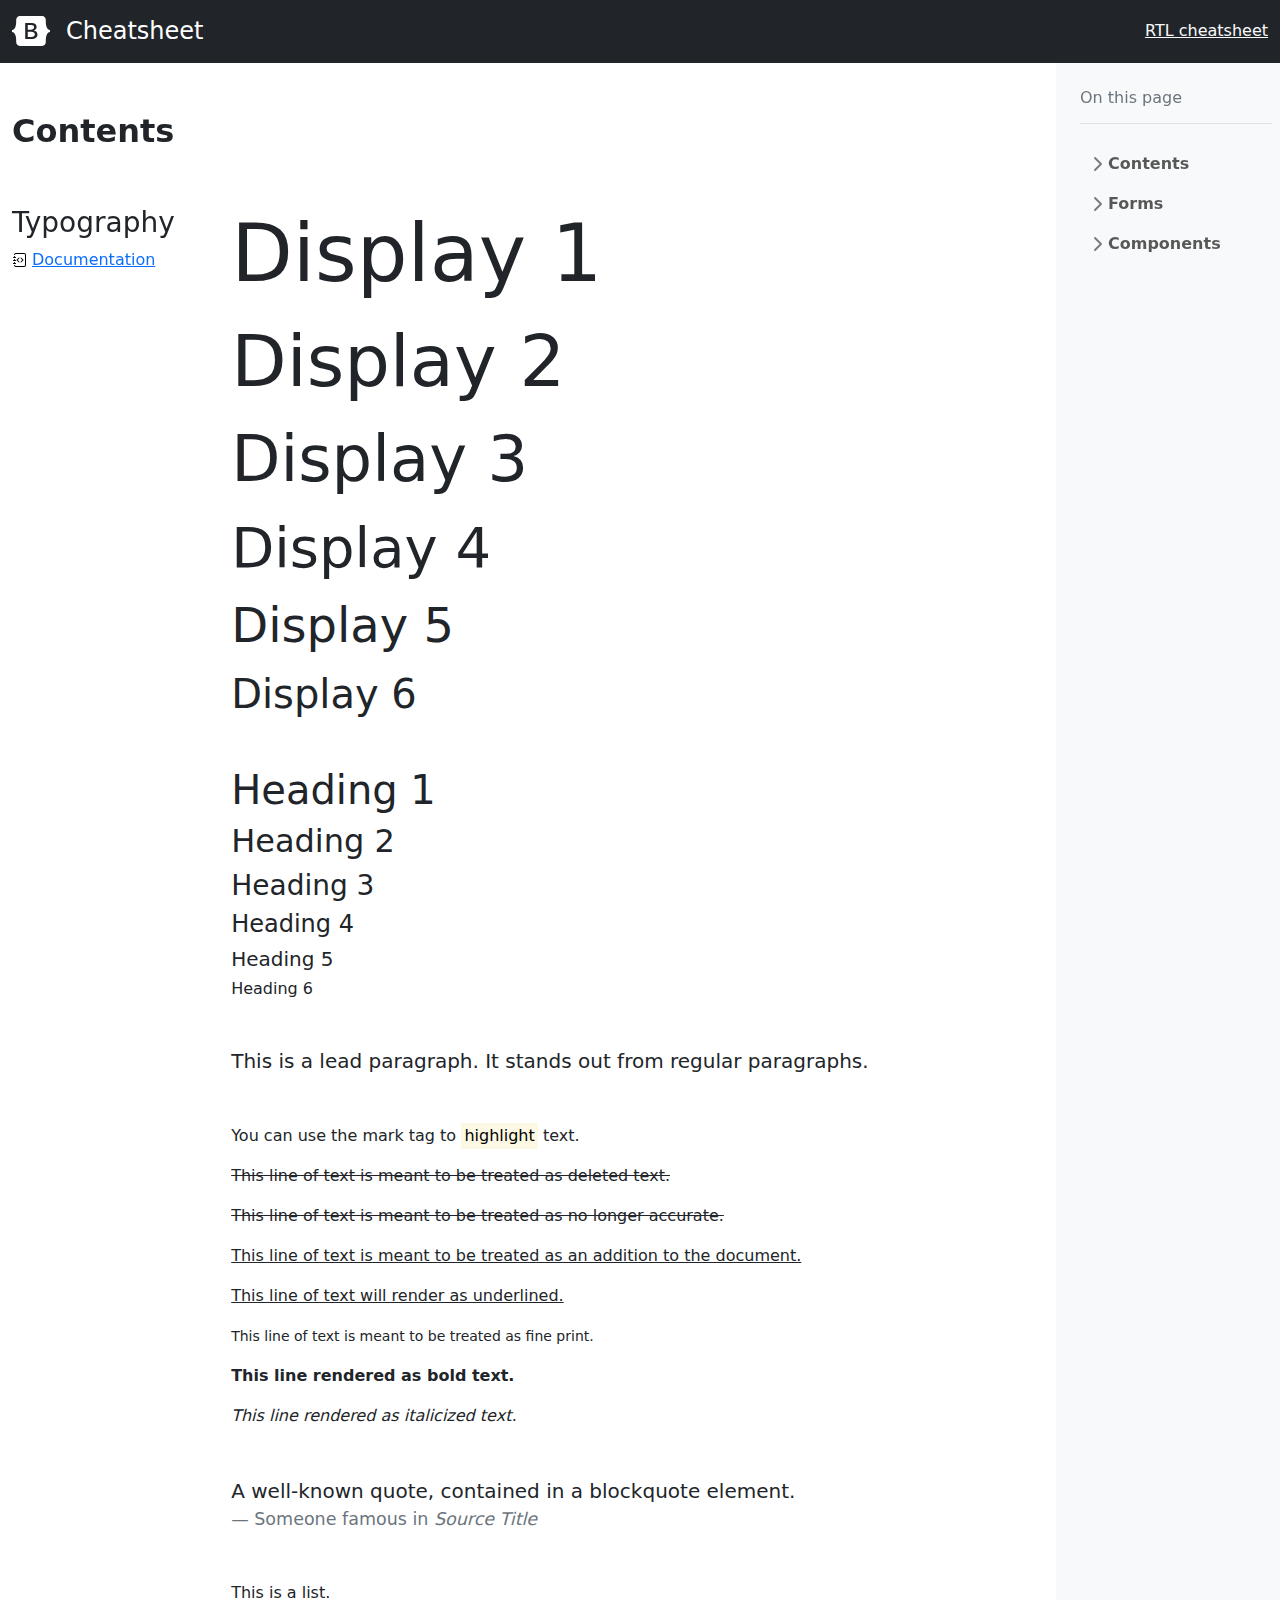
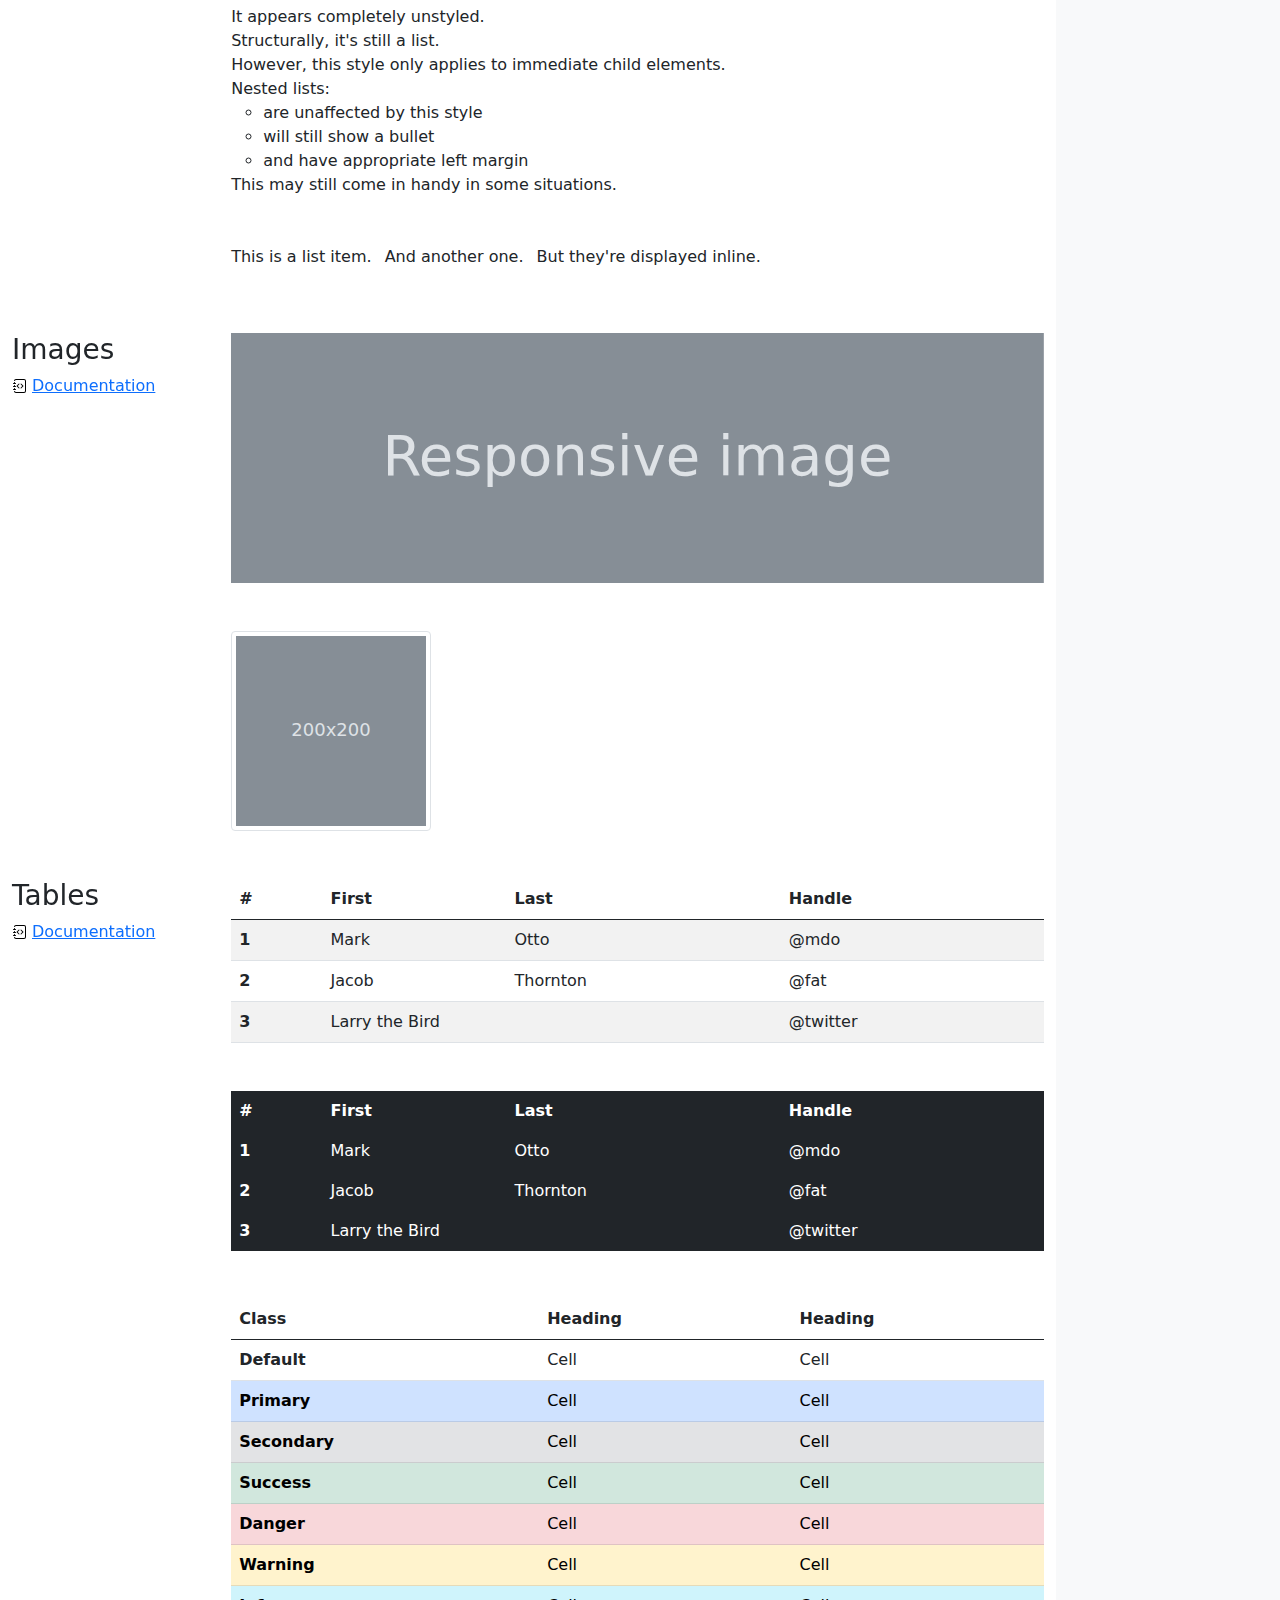
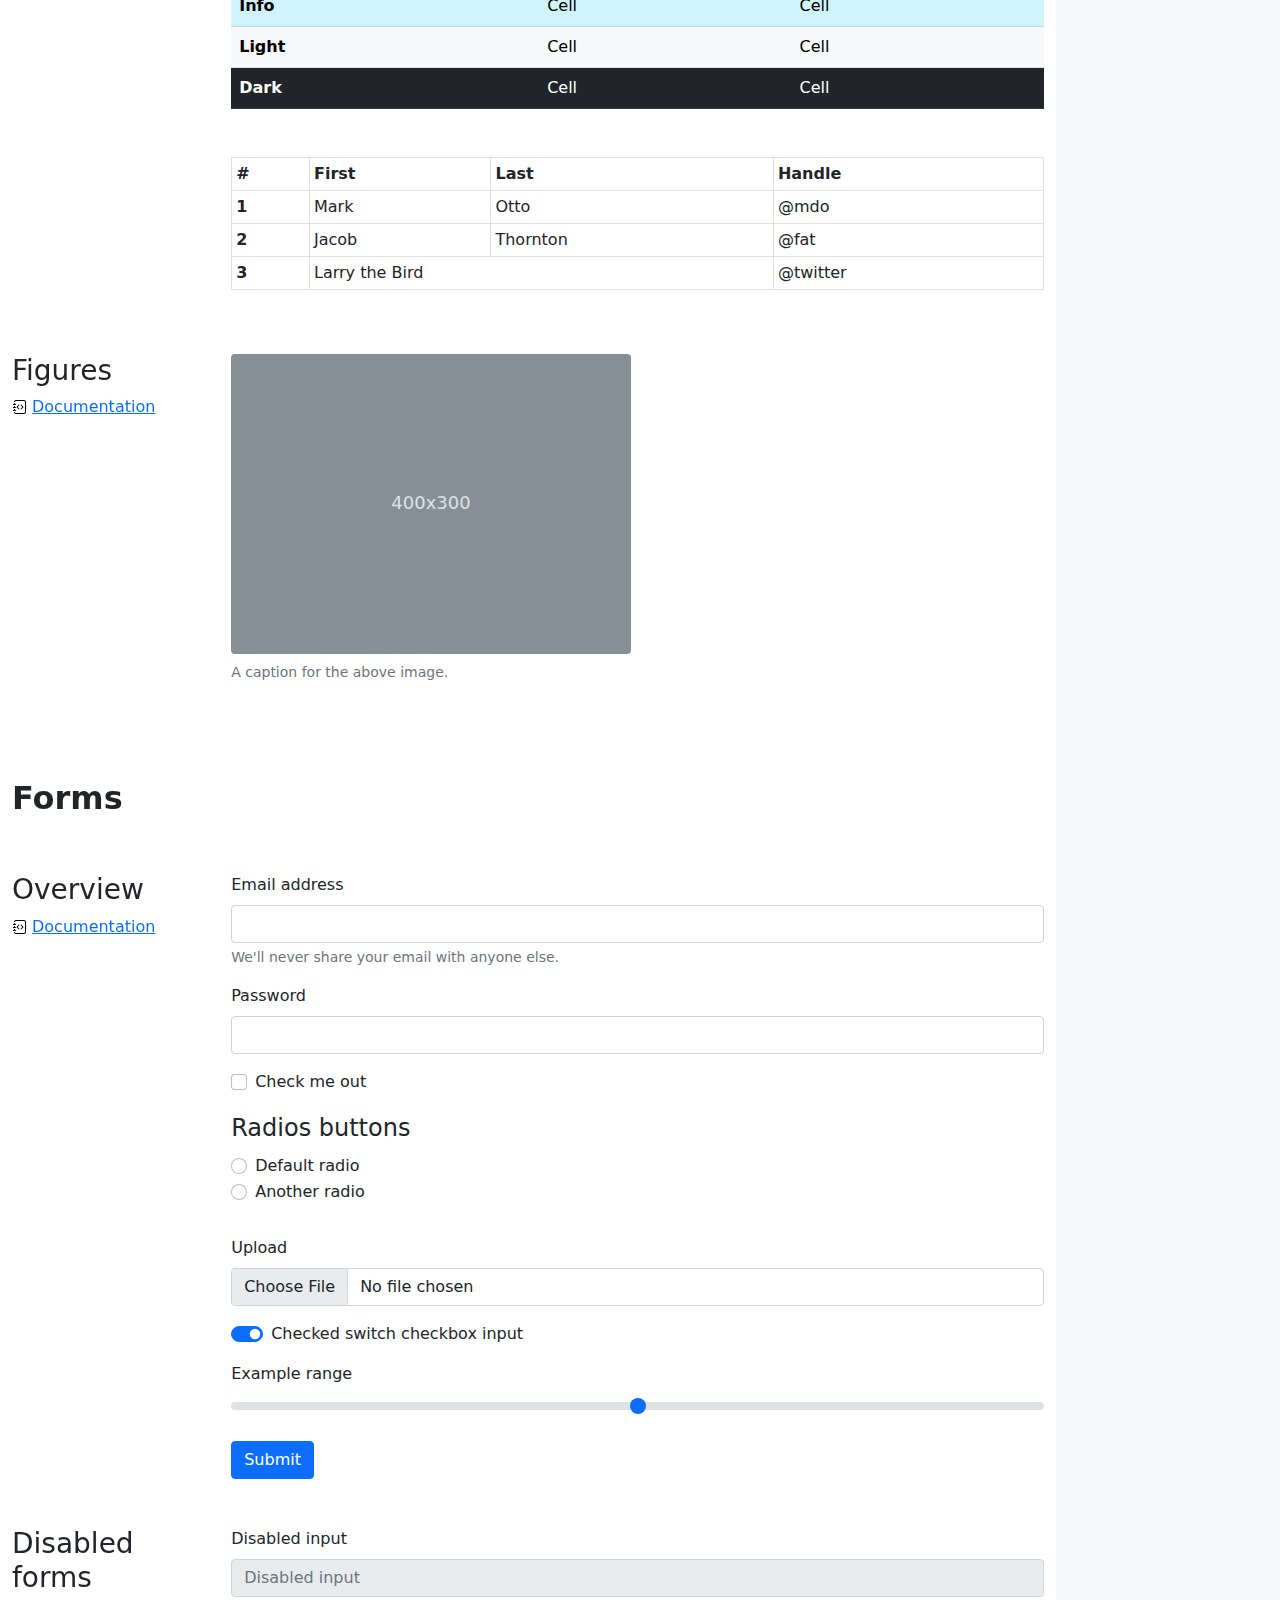
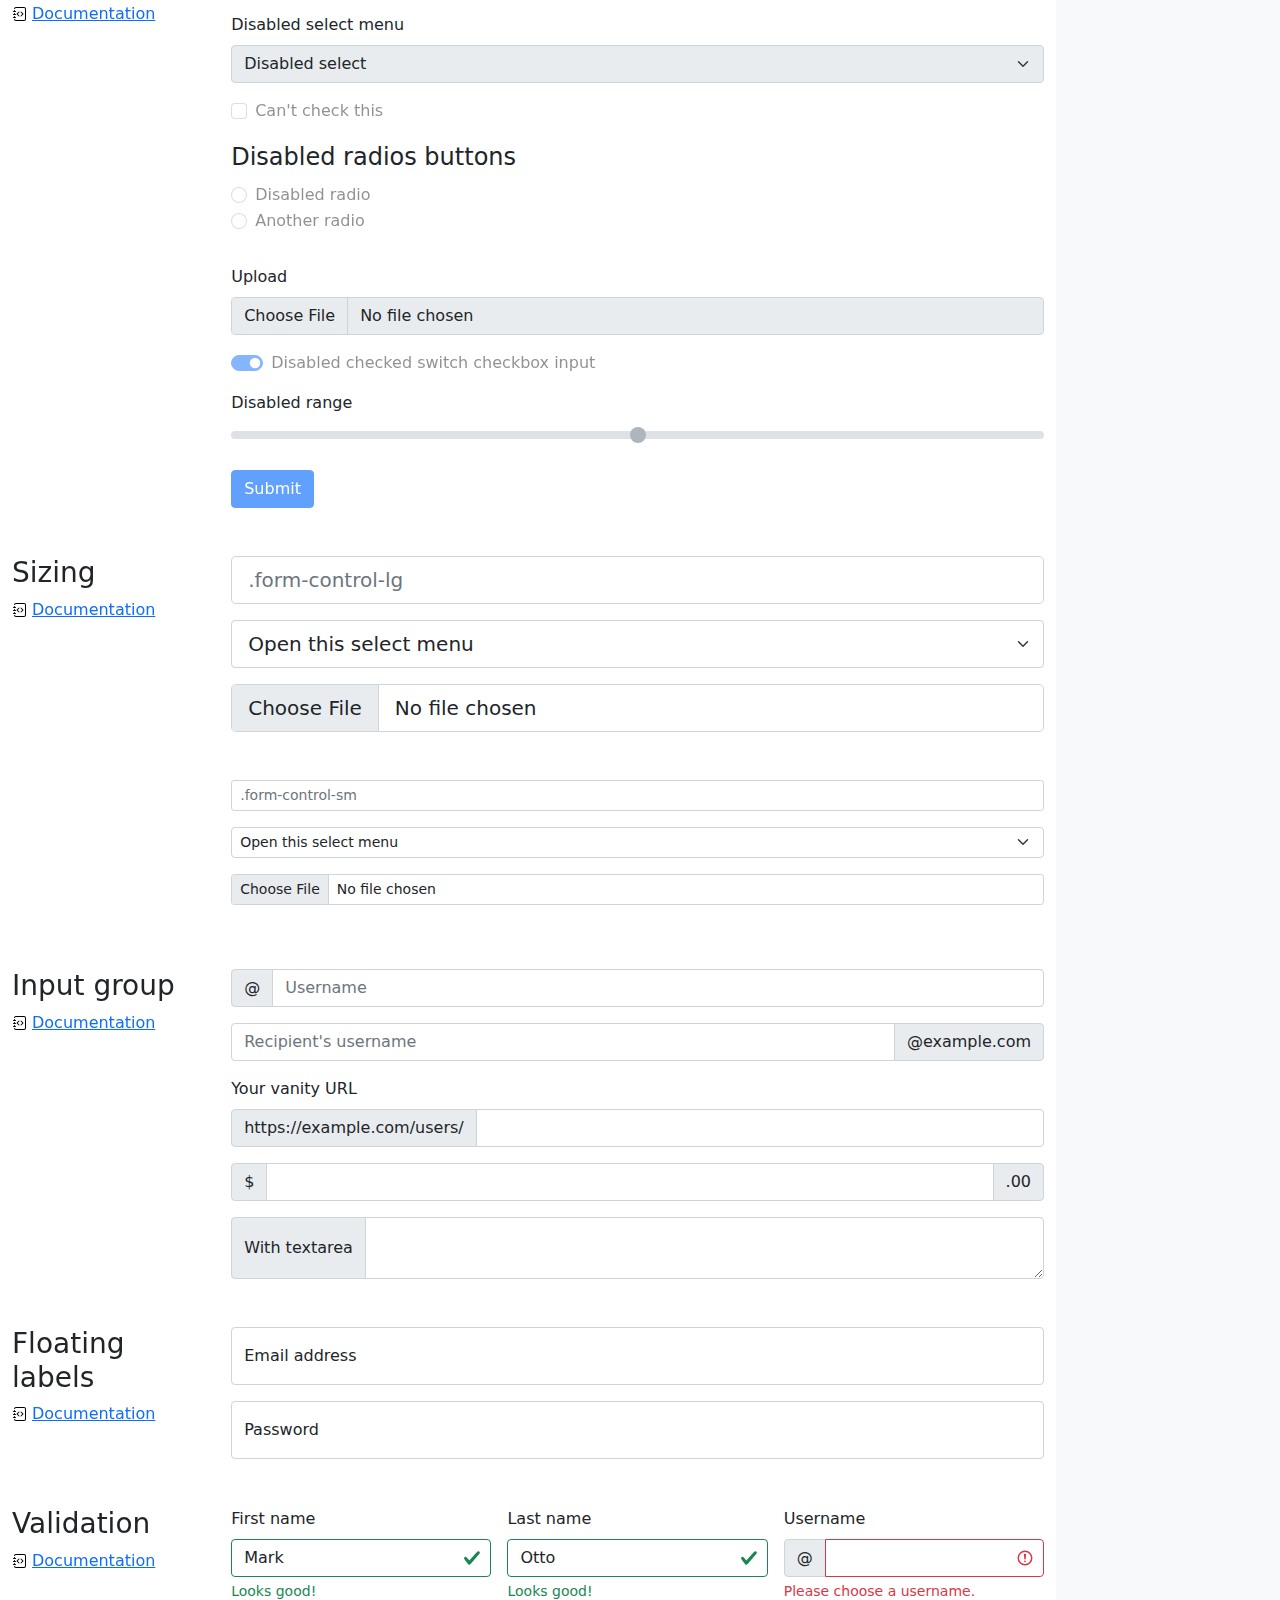
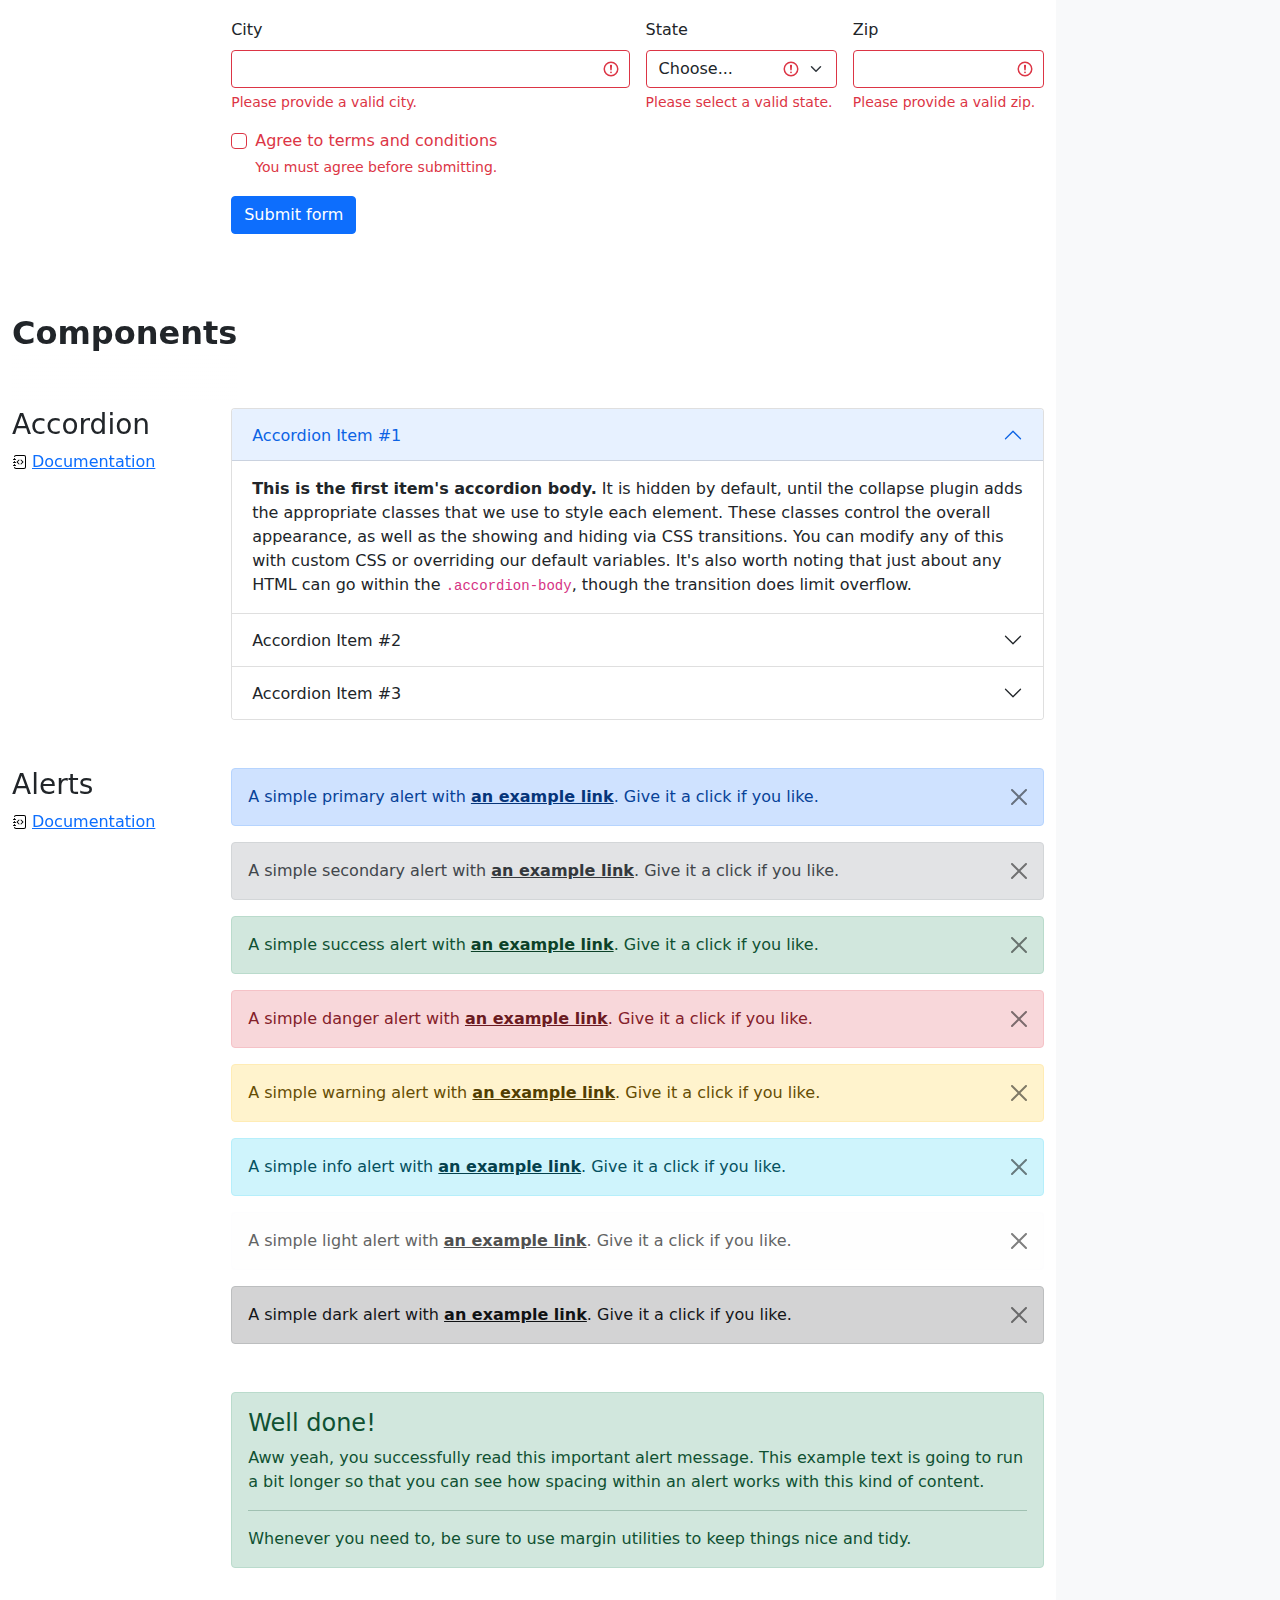
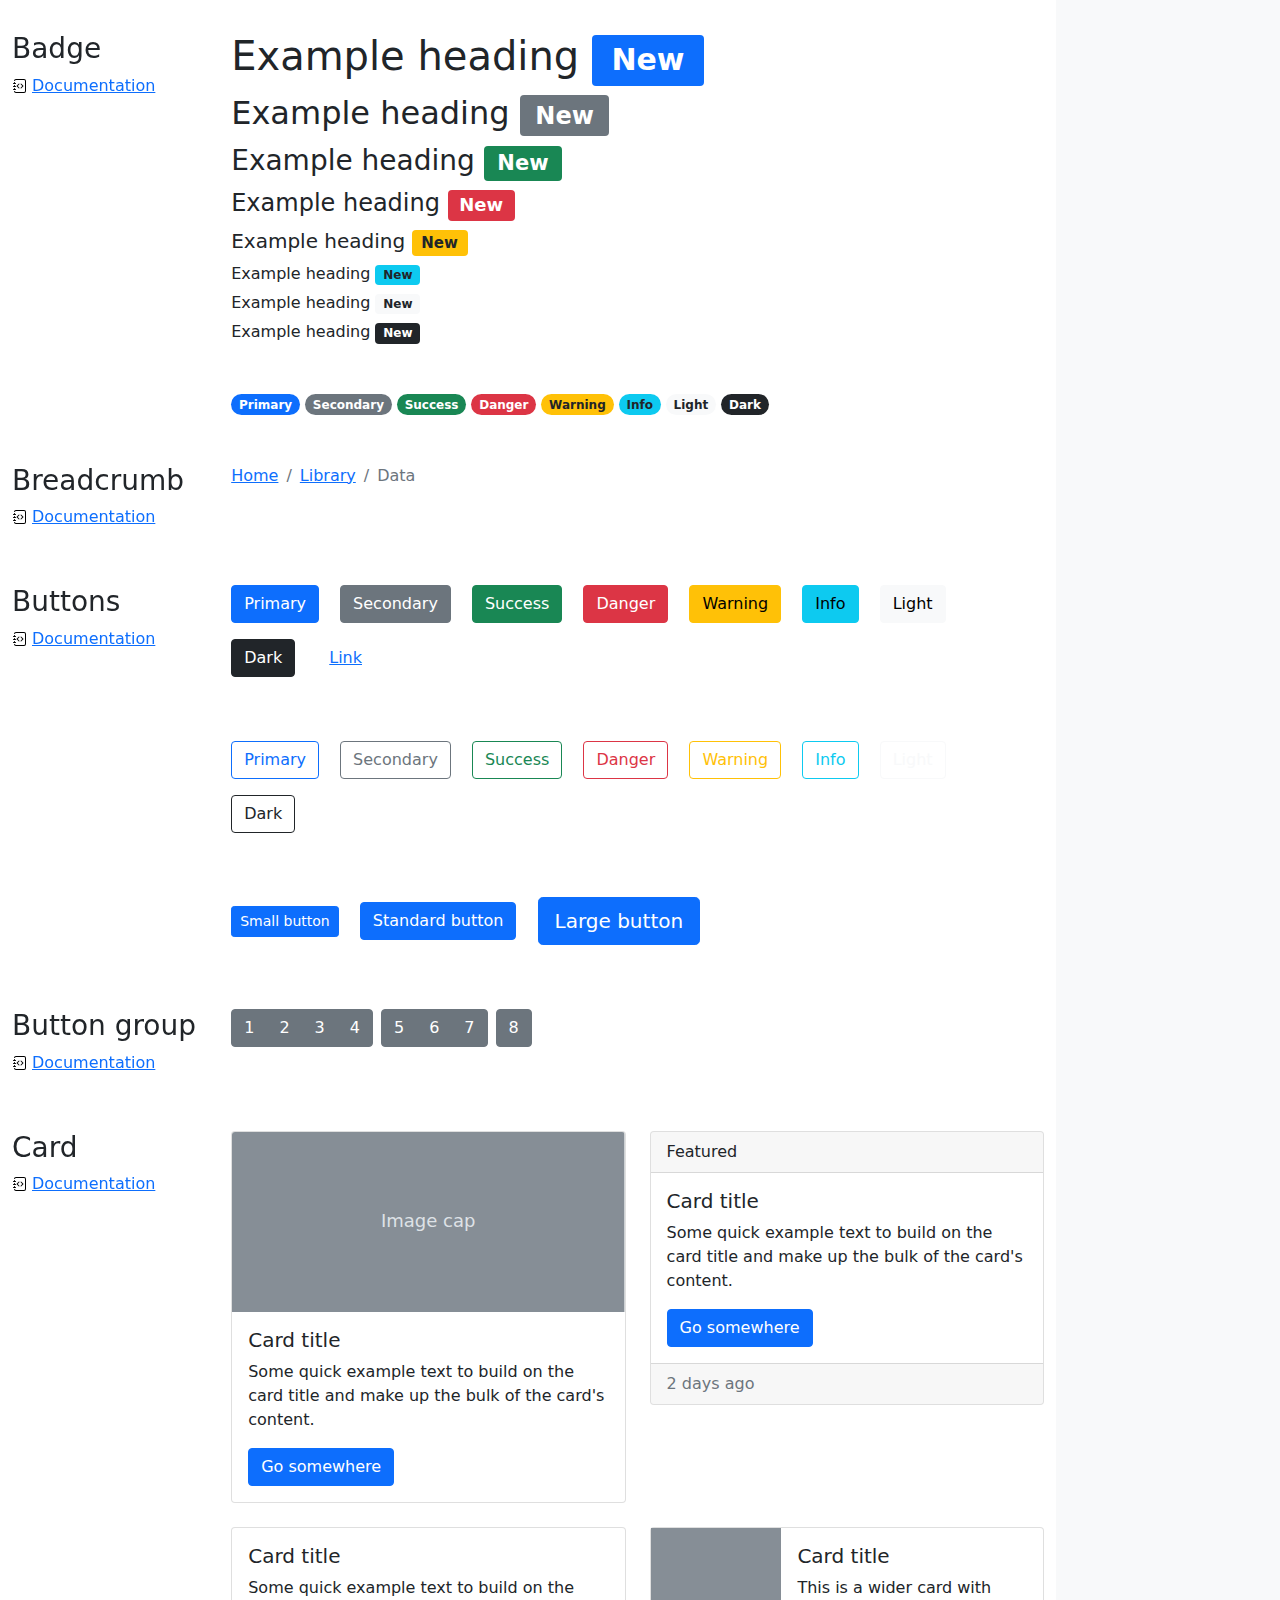
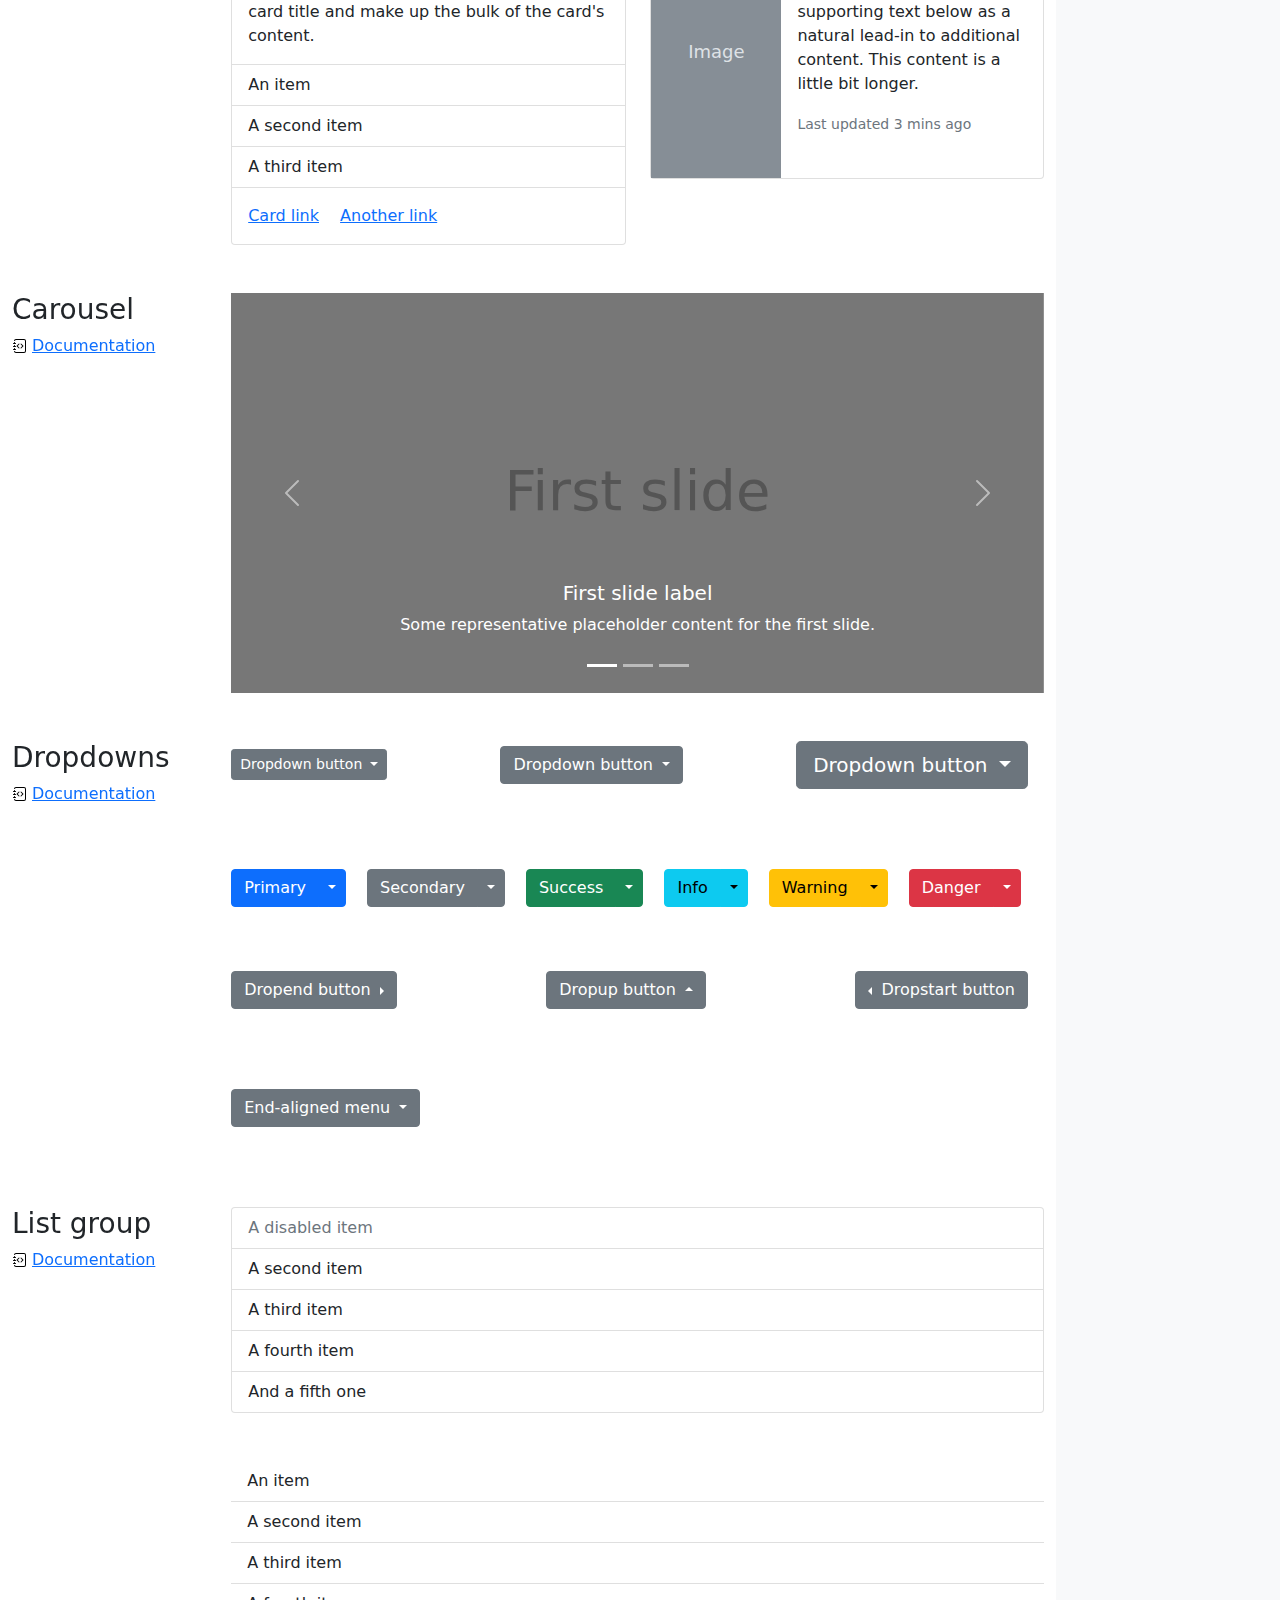
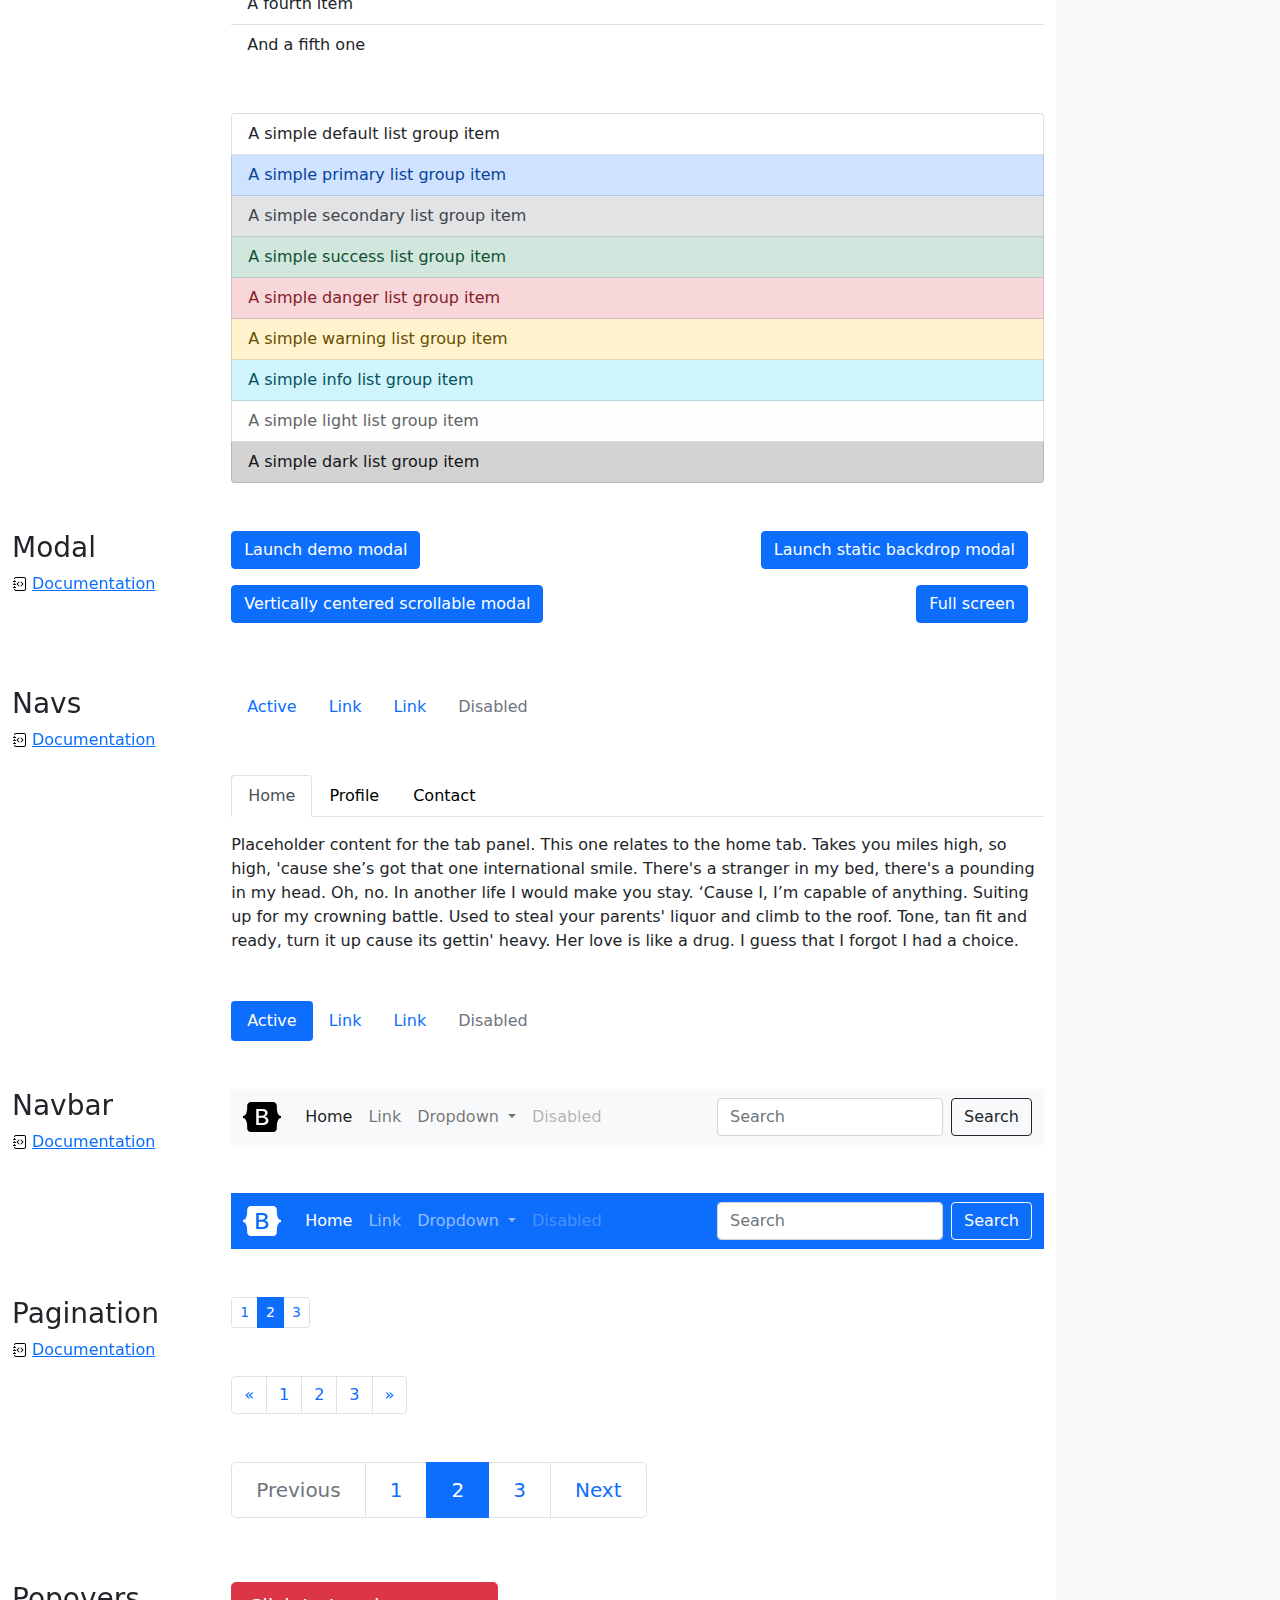
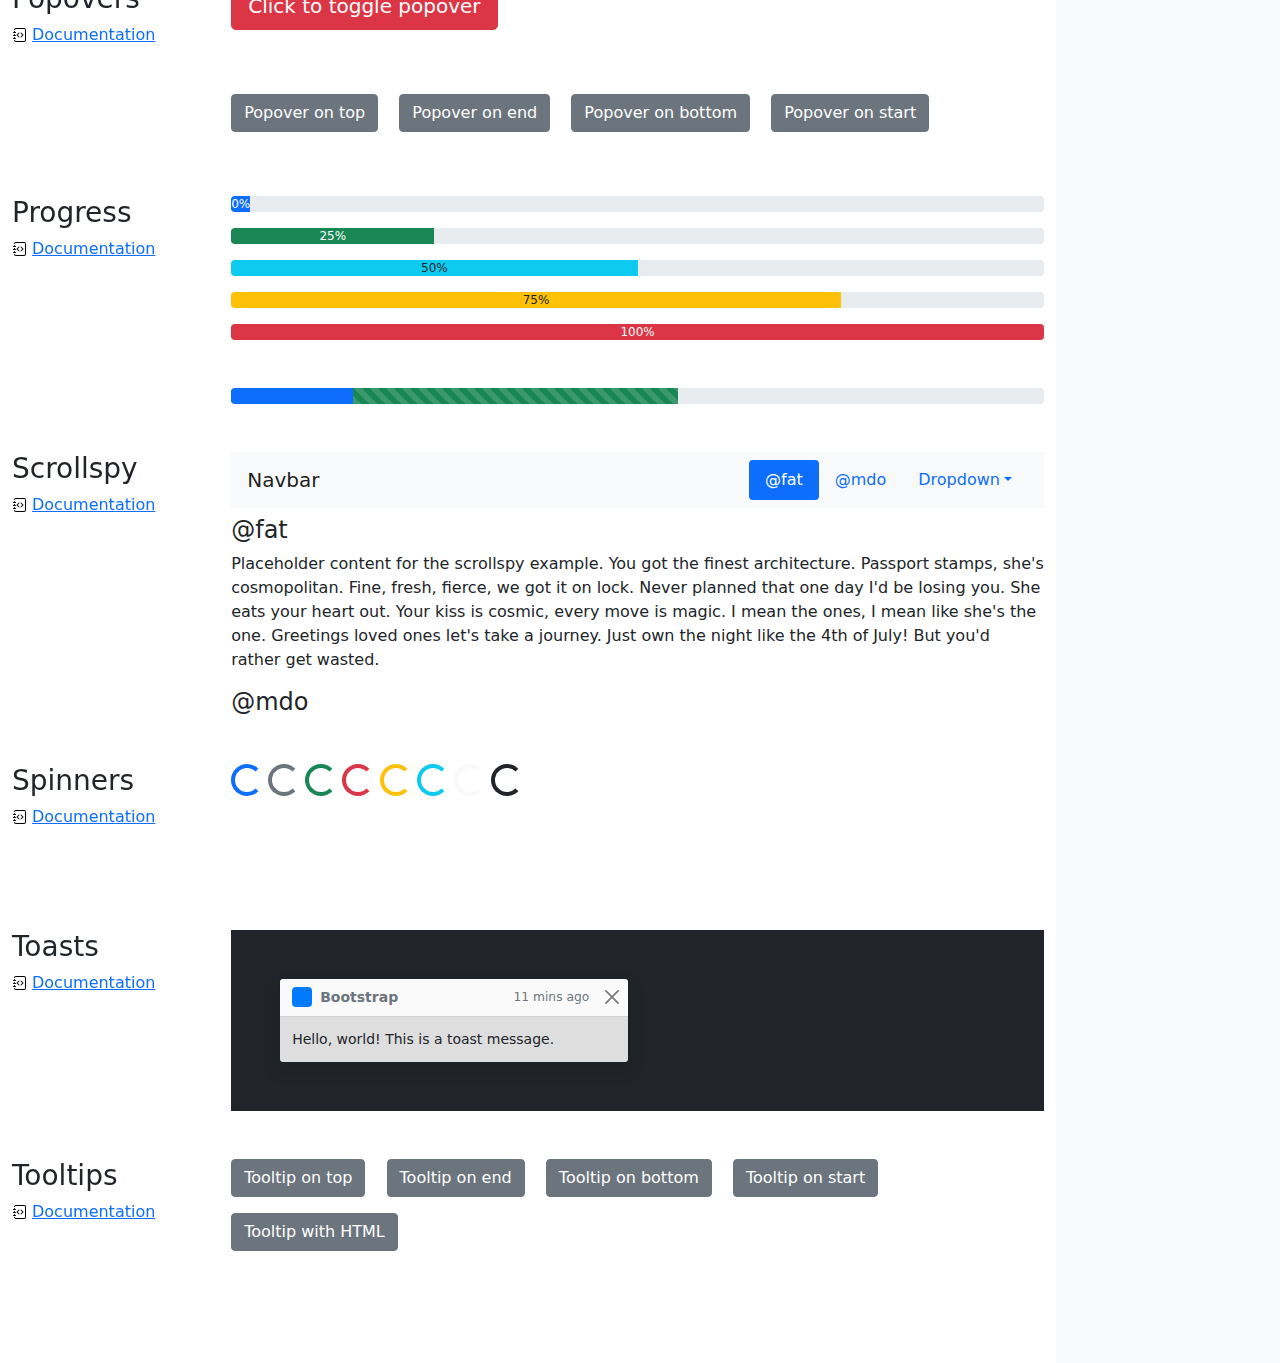
<file: bootstrap-5.0.0-beta3-examples/cheatsheet/index.html>
<!doctype html>
<html lang="en">
  <head>
    <meta charset="utf-8">
    <meta name="viewport" content="width=device-width, initial-scale=1">
    <meta name="description" content="">
    <meta name="author" content="Mark Otto, Jacob Thornton, and Bootstrap contributors">
    <meta name="generator" content="Hugo 0.82.0">
    <title>Cheatsheet · Bootstrap v5.0</title>

    <link rel="canonical" href="https://getbootstrap.com/docs/5.0/examples/cheatsheet/">

    

    <!-- Bootstrap core CSS -->
<link href="../assets/dist/css/bootstrap.min.css" rel="stylesheet">

    <style>
      .bd-placeholder-img {
        font-size: 1.125rem;
        text-anchor: middle;
        -webkit-user-select: none;
        -moz-user-select: none;
        user-select: none;
      }

      @media (min-width: 768px) {
        .bd-placeholder-img-lg {
          font-size: 3.5rem;
        }
      }
    </style>

    
    <!-- Custom styles for this template -->
    <link href="cheatsheet.css" rel="stylesheet">
  </head>
  <body class="bg-light">
    
<header class="bd-header bg-dark py-3 d-flex align-items-stretch border-bottom border-dark">
  <div class="container-fluid d-flex align-items-center">
    <h1 class="d-flex align-items-center fs-4 text-white mb-0">
      <img src="../assets/brand/bootstrap-logo-white.svg" width="38" height="30" class="me-3" alt="Bootstrap">
      Cheatsheet
    </h1>
    <a href="../examples/cheatsheet-rtl/" class="ms-auto link-light" hreflang="ar">RTL cheatsheet</a>
  </div>
</header>
<aside class="bd-aside sticky-xl-top text-muted align-self-start mb-3 mb-xl-5 px-2">
  <h2 class="h6 pt-4 pb-3 mb-4 border-bottom">On this page</h2>
  <nav class="small" id="toc">
    <ul class="list-unstyled">
      <li class="my-2">
        <button class="btn d-inline-flex align-items-center collapsed" data-bs-toggle="collapse" aria-expanded="false" data-bs-target="#contents-collapse" aria-controls="contents-collapse">Contents</button>
        <ul class="list-unstyled ps-3 collapse" id="contents-collapse">
          <li><a class="d-inline-flex align-items-center rounded" href="#typography">Typography</a></li>
          <li><a class="d-inline-flex align-items-center rounded" href="#images">Images</a></li>
          <li><a class="d-inline-flex align-items-center rounded" href="#tables">Tables</a></li>
          <li><a class="d-inline-flex align-items-center rounded" href="#figures">Figures</a></li>
        </ul>
      </li>
      <li class="my-2">
        <button class="btn d-inline-flex align-items-center collapsed" data-bs-toggle="collapse" aria-expanded="false" data-bs-target="#forms-collapse" aria-controls="forms-collapse">Forms</button>
        <ul class="list-unstyled ps-3 collapse" id="forms-collapse">
          <li><a class="d-inline-flex align-items-center rounded" href="#overview">Overview</a></li>
          <li><a class="d-inline-flex align-items-center rounded" href="#disabled-forms">Disabled forms</a></li>
          <li><a class="d-inline-flex align-items-center rounded" href="#sizing">Sizing</a></li>
          <li><a class="d-inline-flex align-items-center rounded" href="#input-group">Input group</a></li>
          <li><a class="d-inline-flex align-items-center rounded" href="#floating-labels">Floating labels</a></li>
          <li><a class="d-inline-flex align-items-center rounded" href="#validation">Validation</a></li>
        </ul>
      </li>
      <li class="my-2">
        <button class="btn d-inline-flex align-items-center collapsed" data-bs-toggle="collapse" aria-expanded="false" data-bs-target="#components-collapse" aria-controls="components-collapse">Components</button>
        <ul class="list-unstyled ps-3 collapse" id="components-collapse">
          <li><a class="d-inline-flex align-items-center rounded" href="#accordion">Accordion</a></li>
          <li><a class="d-inline-flex align-items-center rounded" href="#alerts">Alerts</a></li>
          <li><a class="d-inline-flex align-items-center rounded" href="#badge">Badge</a></li>
          <li><a class="d-inline-flex align-items-center rounded" href="#breadcrumb">Breadcrumb</a></li>
          <li><a class="d-inline-flex align-items-center rounded" href="#buttons">Buttons</a></li>
          <li><a class="d-inline-flex align-items-center rounded" href="#button-group">Button group</a></li>
          <li><a class="d-inline-flex align-items-center rounded" href="#card">Card</a></li>
          <li><a class="d-inline-flex align-items-center rounded" href="#carousel">Carousel</a></li>
          <li><a class="d-inline-flex align-items-center rounded" href="#dropdowns">Dropdowns</a></li>
          <li><a class="d-inline-flex align-items-center rounded" href="#list-group">List group</a></li>
          <li><a class="d-inline-flex align-items-center rounded" href="#modal">Modal</a></li>
          <li><a class="d-inline-flex align-items-center rounded" href="#navs">Navs</a></li>
          <li><a class="d-inline-flex align-items-center rounded" href="#navbar">Navbar</a></li>
          <li><a class="d-inline-flex align-items-center rounded" href="#pagination">Pagination</a></li>
          <li><a class="d-inline-flex align-items-center rounded" href="#popovers">Popovers</a></li>
          <li><a class="d-inline-flex align-items-center rounded" href="#progress">Progress</a></li>
          <li><a class="d-inline-flex align-items-center rounded" href="#scrollspy">Scrollspy</a></li>
          <li><a class="d-inline-flex align-items-center rounded" href="#spinners">Spinners</a></li>
          <li><a class="d-inline-flex align-items-center rounded" href="#toasts">Toasts</a></li>
          <li><a class="d-inline-flex align-items-center rounded" href="#tooltips">Tooltips</a></li>
        </ul>
      </li>
    </ul>
  </nav>
</aside>
<div class="bd-cheatsheet container-fluid bg-body">
  <section id="content">
    <h2 class="sticky-xl-top fw-bold pt-3 pt-xl-5 pb-2 pb-xl-3">Contents</h2>

    <article class="my-3" id="typography">
      <div class="bd-heading sticky-xl-top align-self-start mt-5 mb-3 mt-xl-0 mb-xl-2">
        <h3>Typography</h3>
        <a class="d-flex align-items-center" href="../content/typography/">Documentation</a>
      </div>

      <div>
        <div class="bd-example">
        <p class="display-1">Display 1</p>
        <p class="display-2">Display 2</p>
        <p class="display-3">Display 3</p>
        <p class="display-4">Display 4</p>
        <p class="display-5">Display 5</p>
        <p class="display-6">Display 6</p>
        </div>

        <div class="bd-example">
        <p class="h1">Heading 1</p>
        <p class="h2">Heading 2</p>
        <p class="h3">Heading 3</p>
        <p class="h4">Heading 4</p>
        <p class="h5">Heading 5</p>
        <p class="h6">Heading 6</p>
        </div>

        <div class="bd-example">
        <p class="lead">
          This is a lead paragraph. It stands out from regular paragraphs.
        </p>
        </div>

        <div class="bd-example">
        <p>You can use the mark tag to <mark>highlight</mark> text.</p>
        <p><del>This line of text is meant to be treated as deleted text.</del></p>
        <p><s>This line of text is meant to be treated as no longer accurate.</s></p>
        <p><ins>This line of text is meant to be treated as an addition to the document.</ins></p>
        <p><u>This line of text will render as underlined.</u></p>
        <p><small>This line of text is meant to be treated as fine print.</small></p>
        <p><strong>This line rendered as bold text.</strong></p>
        <p><em>This line rendered as italicized text.</em></p>
        </div>

        <div class="bd-example">
        <blockquote class="blockquote">
          <p>A well-known quote, contained in a blockquote element.</p>
          <footer class="blockquote-footer">Someone famous in <cite title="Source Title">Source Title</cite></footer>
        </blockquote>
        </div>

        <div class="bd-example">
        <ul class="list-unstyled">
          <li>This is a list.</li>
          <li>It appears completely unstyled.</li>
          <li>Structurally, it's still a list.</li>
          <li>However, this style only applies to immediate child elements.</li>
          <li>Nested lists:
            <ul>
              <li>are unaffected by this style</li>
              <li>will still show a bullet</li>
              <li>and have appropriate left margin</li>
            </ul>
          </li>
          <li>This may still come in handy in some situations.</li>
        </ul>
        </div>

        <div class="bd-example">
        <ul class="list-inline">
          <li class="list-inline-item">This is a list item.</li>
          <li class="list-inline-item">And another one.</li>
          <li class="list-inline-item">But they're displayed inline.</li>
        </ul>
        </div>
      </div>
    </article>
    <article class="my-3" id="images">
      <div class="bd-heading sticky-xl-top align-self-start mt-5 mb-3 mt-xl-0 mb-xl-2">
        <h3>Images</h3>
        <a class="d-flex align-items-center" href="../content/images/">Documentation</a>
      </div>

      <div>
        <div class="bd-example">
        <svg class="bd-placeholder-img bd-placeholder-img-lg img-fluid" width="100%" height="250" xmlns="http://www.w3.org/2000/svg" role="img" aria-label="Placeholder: Responsive image" preserveAspectRatio="xMidYMid slice" focusable="false"><title>Placeholder</title><rect width="100%" height="100%" fill="#868e96"/><text x="50%" y="50%" fill="#dee2e6" dy=".3em">Responsive image</text></svg>

        </div>

        <div class="bd-example">
        <svg class="bd-placeholder-img img-thumbnail" width="200" height="200" xmlns="http://www.w3.org/2000/svg" role="img" aria-label="A generic square placeholder image with a white border around it, making it resemble a photograph taken with an old instant camera: 200x200" preserveAspectRatio="xMidYMid slice" focusable="false"><title>A generic square placeholder image with a white border around it, making it resemble a photograph taken with an old instant camera</title><rect width="100%" height="100%" fill="#868e96"/><text x="50%" y="50%" fill="#dee2e6" dy=".3em">200x200</text></svg>

        </div>
      </div>
    </article>
    <article class="my-3" id="tables">
      <div class="bd-heading sticky-xl-top align-self-start mt-5 mb-3 mt-xl-0 mb-xl-2">
        <h3>Tables</h3>
        <a class="d-flex align-items-center" href="../content/tables/">Documentation</a>
      </div>

      <div>
        <div class="bd-example">
        <table class="table table-striped">
          <thead>
          <tr>
            <th scope="col">#</th>
            <th scope="col">First</th>
            <th scope="col">Last</th>
            <th scope="col">Handle</th>
          </tr>
          </thead>
          <tbody>
          <tr>
            <th scope="row">1</th>
            <td>Mark</td>
            <td>Otto</td>
            <td>@mdo</td>
          </tr>
          <tr>
            <th scope="row">2</th>
            <td>Jacob</td>
            <td>Thornton</td>
            <td>@fat</td>
          </tr>
          <tr>
            <th scope="row">3</th>
            <td colspan="2">Larry the Bird</td>
            <td>@twitter</td>
          </tr>
          </tbody>
        </table>
        </div>

        <div class="bd-example">
        <table class="table table-dark table-borderless">
          <thead>
          <tr>
            <th scope="col">#</th>
            <th scope="col">First</th>
            <th scope="col">Last</th>
            <th scope="col">Handle</th>
          </tr>
          </thead>
          <tbody>
          <tr>
            <th scope="row">1</th>
            <td>Mark</td>
            <td>Otto</td>
            <td>@mdo</td>
          </tr>
          <tr>
            <th scope="row">2</th>
            <td>Jacob</td>
            <td>Thornton</td>
            <td>@fat</td>
          </tr>
          <tr>
            <th scope="row">3</th>
            <td colspan="2">Larry the Bird</td>
            <td>@twitter</td>
          </tr>
          </tbody>
        </table>
        </div>

        <div class="bd-example">
        <table class="table table-hover">
          <thead>
          <tr>
            <th scope="col">Class</th>
            <th scope="col">Heading</th>
            <th scope="col">Heading</th>
          </tr>
          </thead>
          <tbody>
          <tr>
            <th scope="row">Default</th>
            <td>Cell</td>
            <td>Cell</td>
          </tr>
          
          <tr class="table-primary">
            <th scope="row">Primary</th>
            <td>Cell</td>
            <td>Cell</td>
          </tr>
          <tr class="table-secondary">
            <th scope="row">Secondary</th>
            <td>Cell</td>
            <td>Cell</td>
          </tr>
          <tr class="table-success">
            <th scope="row">Success</th>
            <td>Cell</td>
            <td>Cell</td>
          </tr>
          <tr class="table-danger">
            <th scope="row">Danger</th>
            <td>Cell</td>
            <td>Cell</td>
          </tr>
          <tr class="table-warning">
            <th scope="row">Warning</th>
            <td>Cell</td>
            <td>Cell</td>
          </tr>
          <tr class="table-info">
            <th scope="row">Info</th>
            <td>Cell</td>
            <td>Cell</td>
          </tr>
          <tr class="table-light">
            <th scope="row">Light</th>
            <td>Cell</td>
            <td>Cell</td>
          </tr>
          <tr class="table-dark">
            <th scope="row">Dark</th>
            <td>Cell</td>
            <td>Cell</td>
          </tr>
          </tbody>
        </table>
        </div>

        <div class="bd-example">
        <table class="table table-sm table-bordered">
          <thead>
          <tr>
            <th scope="col">#</th>
            <th scope="col">First</th>
            <th scope="col">Last</th>
            <th scope="col">Handle</th>
          </tr>
          </thead>
          <tbody>
          <tr>
            <th scope="row">1</th>
            <td>Mark</td>
            <td>Otto</td>
            <td>@mdo</td>
          </tr>
          <tr>
            <th scope="row">2</th>
            <td>Jacob</td>
            <td>Thornton</td>
            <td>@fat</td>
          </tr>
          <tr>
            <th scope="row">3</th>
            <td colspan="2">Larry the Bird</td>
            <td>@twitter</td>
          </tr>
          </tbody>
        </table>
        </div>
      </div>
    </article>
    <article class="my-3" id="figures">
      <div class="bd-heading sticky-xl-top align-self-start mt-5 mb-3 mt-xl-0 mb-xl-2">
        <h3>Figures</h3>
        <a class="d-flex align-items-center" href="../content/figures/">Documentation</a>
      </div>

      <div>
        <div class="bd-example">
        <figure class="figure">
          <svg class="bd-placeholder-img figure-img img-fluid rounded" width="400" height="300" xmlns="http://www.w3.org/2000/svg" role="img" aria-label="Placeholder: 400x300" preserveAspectRatio="xMidYMid slice" focusable="false"><title>Placeholder</title><rect width="100%" height="100%" fill="#868e96"/><text x="50%" y="50%" fill="#dee2e6" dy=".3em">400x300</text></svg>

          <figcaption class="figure-caption">A caption for the above image.</figcaption>
        </figure>
        </div>
      </div>
    </article>
  </section>

  <section id="forms">
    <h2 class="sticky-xl-top fw-bold pt-3 pt-xl-5 pb-2 pb-xl-3">Forms</h2>

    <article class="my-3" id="overview">
      <div class="bd-heading sticky-xl-top align-self-start mt-5 mb-3 mt-xl-0 mb-xl-2">
        <h3>Overview</h3>
        <a class="d-flex align-items-center" href="../forms/overview/">Documentation</a>
      </div>

      <div>
        <div class="bd-example">
        <form>
          <div class="mb-3">
            <label for="exampleInputEmail1" class="form-label">Email address</label>
            <input type="email" class="form-control" id="exampleInputEmail1" aria-describedby="emailHelp">
            <div id="emailHelp" class="form-text">We'll never share your email with anyone else.</div>
          </div>
          <div class="mb-3">
            <label for="exampleInputPassword1" class="form-label">Password</label>
            <input type="password" class="form-control" id="exampleInputPassword1">
          </div>
          <div class="mb-3 form-check">
            <input type="checkbox" class="form-check-input" id="exampleCheck1">
            <label class="form-check-label" for="exampleCheck1">Check me out</label>
          </div>
          <fieldset class="mb-3">
            <legend>Radios buttons</legend>
            <div class="form-check">
              <input type="radio" name="radios" class="form-check-input" id="exampleRadio1">
              <label class="form-check-label" for="exampleRadio1">Default radio</label>
            </div>
            <div class="mb-3 form-check">
              <input type="radio" name="radios" class="form-check-input" id="exampleRadio2">
              <label class="form-check-label" for="exampleRadio2">Another radio</label>
            </div>
          </fieldset>
          <div class="mb-3">
            <label class="form-label" for="customFile">Upload</label>
            <input type="file" class="form-control" id="customFile">
          </div>
          <div class="mb-3 form-check form-switch">
            <input class="form-check-input" type="checkbox" id="flexSwitchCheckChecked" checked>
            <label class="form-check-label" for="flexSwitchCheckChecked">Checked switch checkbox input</label>
          </div>
          <div class="mb-3">
            <label for="customRange3" class="form-label">Example range</label>
            <input type="range" class="form-range" min="0" max="5" step="0.5" id="customRange3">
          </div>
          <button type="submit" class="btn btn-primary">Submit</button>
        </form>
        </div>
      </div>
    </article>
    <article class="my-3" id="disabled-forms">
      <div class="bd-heading sticky-xl-top align-self-start mt-5 mb-3 mt-xl-0 mb-xl-2">
        <h3>Disabled forms</h3>
        <a class="d-flex align-items-center" href="../forms/overview/#disabled-forms">Documentation</a>
      </div>

      <div>
        <div class="bd-example">
        <form>
          <fieldset disabled aria-label="Disabled fieldset example">
            <div class="mb-3">
              <label for="disabledTextInput" class="form-label">Disabled input</label>
              <input type="text" id="disabledTextInput" class="form-control" placeholder="Disabled input">
            </div>
            <div class="mb-3">
              <label for="disabledSelect" class="form-label">Disabled select menu</label>
              <select id="disabledSelect" class="form-select">
                <option>Disabled select</option>
              </select>
            </div>
            <div class="mb-3">
              <div class="form-check">
                <input class="form-check-input" type="checkbox" id="disabledFieldsetCheck" disabled>
                <label class="form-check-label" for="disabledFieldsetCheck">
                  Can't check this
                </label>
              </div>
            </div>
            <fieldset class="mb-3">
              <legend>Disabled radios buttons</legend>
              <div class="form-check">
                <input type="radio" name="radios" class="form-check-input" id="disabledRadio1" disabled>
                <label class="form-check-label" for="disabledRadio1">Disabled radio</label>
              </div>
              <div class="mb-3 form-check">
                <input type="radio" name="radios" class="form-check-input" id="disabledRadio2" disabled>
                <label class="form-check-label" for="disabledRadio2">Another radio</label>
              </div>
            </fieldset>
            <div class="mb-3">
              <label class="form-label" for="disabledCustomFile">Upload</label>
              <input type="file" class="form-control" id="disabledCustomFile" disabled>
            </div>
            <div class="mb-3 form-check form-switch">
              <input class="form-check-input" type="checkbox" id="disabledSwitchCheckChecked" checked disabled>
              <label class="form-check-label" for="disabledSwitchCheckChecked">Disabled checked switch checkbox input</label>
            </div>
            <div class="mb-3">
              <label for="disabledRange" class="form-label">Disabled range</label>
              <input type="range" class="form-range" min="0" max="5" step="0.5" id="disabledRange">
            </div>
            <button type="submit" class="btn btn-primary">Submit</button>
          </fieldset>
        </form>
        </div>
      </div>
    </article>
    <article class="my-3" id="sizing">
      <div class="bd-heading sticky-xl-top align-self-start mt-5 mb-3 mt-xl-0 mb-xl-2">
        <h3>Sizing</h3>
        <a class="d-flex align-items-center" href="../forms/form-control/#sizing">Documentation</a>
      </div>

      <div>
        <div class="bd-example">
        <div class="mb-3">
          <input class="form-control form-control-lg" type="text" placeholder=".form-control-lg" aria-label=".form-control-lg example">
        </div>
        <div class="mb-3">
          <select class="form-select form-select-lg mb-3" aria-label=".form-select-lg example">
            <option selected>Open this select menu</option>
            <option value="1">One</option>
            <option value="2">Two</option>
            <option value="3">Three</option>
          </select>
        </div>
        <div class="mb-3">
          <input type="file" class="form-control form-control-lg" aria-label="Large file input example">
        </div>
        </div>

        <div class="bd-example">
        <div class="mb-3">
          <input class="form-control form-control-sm" type="text" placeholder=".form-control-sm" aria-label=".form-control-sm example">
        </div>
        <div class="mb-3">
          <select class="form-select form-select-sm" aria-label=".form-select-sm example">
            <option selected>Open this select menu</option>
            <option value="1">One</option>
            <option value="2">Two</option>
            <option value="3">Three</option>
          </select>
        </div>
        <div class="mb-3">
          <input type="file" class="form-control form-control-sm" aria-label="Small file input example">
        </div>
        </div>
      </div>
    </article>
    <article class="my-3" id="input-group">
      <div class="bd-heading sticky-xl-top align-self-start mt-5 mb-3 mt-xl-0 mb-xl-2">
        <h3>Input group</h3>
        <a class="d-flex align-items-center" href="../forms/input-group/">Documentation</a>
      </div>

      <div>
        <div class="bd-example">
        <div class="input-group mb-3">
          <span class="input-group-text" id="basic-addon1">@</span>
          <input type="text" class="form-control" placeholder="Username" aria-label="Username" aria-describedby="basic-addon1">
        </div>
        <div class="input-group mb-3">
          <input type="text" class="form-control" placeholder="Recipient's username" aria-label="Recipient's username" aria-describedby="basic-addon2">
          <span class="input-group-text" id="basic-addon2">@example.com</span>
        </div>
        <label for="basic-url" class="form-label">Your vanity URL</label>
        <div class="input-group mb-3">
          <span class="input-group-text" id="basic-addon3">https://example.com/users/</span>
          <input type="text" class="form-control" id="basic-url" aria-describedby="basic-addon3">
        </div>
        <div class="input-group mb-3">
          <span class="input-group-text">$</span>
          <input type="text" class="form-control" aria-label="Amount (to the nearest dollar)">
          <span class="input-group-text">.00</span>
        </div>
        <div class="input-group">
          <span class="input-group-text">With textarea</span>
          <textarea class="form-control" aria-label="With textarea"></textarea>
        </div>
        </div>
      </div>
    </article>
    <article class="my-3" id="floating-labels">
      <div class="bd-heading sticky-xl-top align-self-start mt-5 mb-3 mt-xl-0 mb-xl-2">
        <h3>Floating labels</h3>
        <a class="d-flex align-items-center" href="../forms/floating-labels/">Documentation</a>
      </div>

      <div>
        <div class="bd-example">
        <form>
          <div class="form-floating mb-3">
            <input type="email" class="form-control" id="floatingInput" placeholder="name@example.com">
            <label for="floatingInput">Email address</label>
          </div>
          <div class="form-floating">
            <input type="password" class="form-control" id="floatingPassword" placeholder="Password">
            <label for="floatingPassword">Password</label>
          </div>
        </form>
        </div>
      </div>
    </article>
    <article class="my-3" id="validation">
      <div class="bd-heading sticky-xl-top align-self-start mt-5 mb-3 mt-xl-0 mb-xl-2">
        <h3>Validation</h3>
        <a class="d-flex align-items-center" href="../forms/validation/">Documentation</a>
      </div>

      <div>
        <div class="bd-example">
        <form class="row g-3">
          <div class="col-md-4">
            <label for="validationServer01" class="form-label">First name</label>
            <input type="text" class="form-control is-valid" id="validationServer01" value="Mark" required>
            <div class="valid-feedback">
              Looks good!
            </div>
          </div>
          <div class="col-md-4">
            <label for="validationServer02" class="form-label">Last name</label>
            <input type="text" class="form-control is-valid" id="validationServer02" value="Otto" required>
            <div class="valid-feedback">
              Looks good!
            </div>
          </div>
          <div class="col-md-4">
            <label for="validationServerUsername" class="form-label">Username</label>
            <div class="input-group has-validation">
              <span class="input-group-text" id="inputGroupPrepend3">@</span>
              <input type="text" class="form-control is-invalid" id="validationServerUsername" aria-describedby="inputGroupPrepend3" required>
              <div class="invalid-feedback">
                Please choose a username.
              </div>
            </div>
          </div>
          <div class="col-md-6">
            <label for="validationServer03" class="form-label">City</label>
            <input type="text" class="form-control is-invalid" id="validationServer03" required>
            <div class="invalid-feedback">
              Please provide a valid city.
            </div>
          </div>
          <div class="col-md-3">
            <label for="validationServer04" class="form-label">State</label>
            <select class="form-select is-invalid" id="validationServer04" required>
              <option selected disabled value="">Choose...</option>
              <option>...</option>
            </select>
            <div class="invalid-feedback">
              Please select a valid state.
            </div>
          </div>
          <div class="col-md-3">
            <label for="validationServer05" class="form-label">Zip</label>
            <input type="text" class="form-control is-invalid" id="validationServer05" required>
            <div class="invalid-feedback">
              Please provide a valid zip.
            </div>
          </div>
          <div class="col-12">
            <div class="form-check">
              <input class="form-check-input is-invalid" type="checkbox" value="" id="invalidCheck3" required>
              <label class="form-check-label" for="invalidCheck3">
                Agree to terms and conditions
              </label>
              <div class="invalid-feedback">
                You must agree before submitting.
              </div>
            </div>
          </div>
          <div class="col-12">
            <button class="btn btn-primary" type="submit">Submit form</button>
          </div>
        </form>
        </div>
      </div>
    </article>
  </section>

  <section id="components">
    <h2 class="sticky-xl-top fw-bold pt-3 pt-xl-5 pb-2 pb-xl-3">Components</h2>

    <article class="my-3" id="accordion">
      <div class="bd-heading sticky-xl-top align-self-start mt-5 mb-3 mt-xl-0 mb-xl-2">
        <h3>Accordion</h3>
        <a class="d-flex align-items-center" href="../components/accordion/">Documentation</a>
      </div>

      <div>
        <div class="bd-example">
        <div class="accordion" id="accordionExample">
          <div class="accordion-item">
            <h4 class="accordion-header" id="headingOne">
              <button class="accordion-button" type="button" data-bs-toggle="collapse" data-bs-target="#collapseOne" aria-expanded="true" aria-controls="collapseOne">
                Accordion Item #1
              </button>
            </h4>
            <div id="collapseOne" class="accordion-collapse collapse show" aria-labelledby="headingOne" data-bs-parent="#accordionExample">
              <div class="accordion-body">
                <strong>This is the first item's accordion body.</strong> It is hidden by default, until the collapse plugin adds the appropriate classes that we use to style each element. These classes control the overall appearance, as well as the showing and hiding via CSS transitions. You can modify any of this with custom CSS or overriding our default variables. It's also worth noting that just about any HTML can go within the <code>.accordion-body</code>, though the transition does limit overflow.
              </div>
            </div>
          </div>
          <div class="accordion-item">
            <h4 class="accordion-header" id="headingTwo">
              <button class="accordion-button collapsed" type="button" data-bs-toggle="collapse" data-bs-target="#collapseTwo" aria-expanded="false" aria-controls="collapseTwo">
                Accordion Item #2
              </button>
            </h4>
            <div id="collapseTwo" class="accordion-collapse collapse" aria-labelledby="headingTwo" data-bs-parent="#accordionExample">
              <div class="accordion-body">
                <strong>This is the second item's accordion body.</strong> It is hidden by default, until the collapse plugin adds the appropriate classes that we use to style each element. These classes control the overall appearance, as well as the showing and hiding via CSS transitions. You can modify any of this with custom CSS or overriding our default variables. It's also worth noting that just about any HTML can go within the <code>.accordion-body</code>, though the transition does limit overflow.
              </div>
            </div>
          </div>
          <div class="accordion-item">
            <h4 class="accordion-header" id="headingThree">
              <button class="accordion-button collapsed" type="button" data-bs-toggle="collapse" data-bs-target="#collapseThree" aria-expanded="false" aria-controls="collapseThree">
                Accordion Item #3
              </button>
            </h4>
            <div id="collapseThree" class="accordion-collapse collapse" aria-labelledby="headingThree" data-bs-parent="#accordionExample">
              <div class="accordion-body">
                <strong>This is the third item's accordion body.</strong> It is hidden by default, until the collapse plugin adds the appropriate classes that we use to style each element. These classes control the overall appearance, as well as the showing and hiding via CSS transitions. You can modify any of this with custom CSS or overriding our default variables. It's also worth noting that just about any HTML can go within the <code>.accordion-body</code>, though the transition does limit overflow.
              </div>
            </div>
          </div>
        </div>
        </div>
      </div>
    </article>
    <article class="my-3" id="alerts">
      <div class="bd-heading sticky-xl-top align-self-start mt-5 mb-3 mt-xl-0 mb-xl-2">
        <h3>Alerts</h3>
        <a class="d-flex align-items-center" href="../components/alerts/">Documentation</a>
      </div>

      <div>
        <div class="bd-example">
        
        <div class="alert alert-primary alert-dismissible fade show" role="alert">
          A simple primary alert with <a href="#" class="alert-link">an example link</a>. Give it a click if you like.
          <button type="button" class="btn-close" data-bs-dismiss="alert" aria-label="Close"></button>
        </div>
        <div class="alert alert-secondary alert-dismissible fade show" role="alert">
          A simple secondary alert with <a href="#" class="alert-link">an example link</a>. Give it a click if you like.
          <button type="button" class="btn-close" data-bs-dismiss="alert" aria-label="Close"></button>
        </div>
        <div class="alert alert-success alert-dismissible fade show" role="alert">
          A simple success alert with <a href="#" class="alert-link">an example link</a>. Give it a click if you like.
          <button type="button" class="btn-close" data-bs-dismiss="alert" aria-label="Close"></button>
        </div>
        <div class="alert alert-danger alert-dismissible fade show" role="alert">
          A simple danger alert with <a href="#" class="alert-link">an example link</a>. Give it a click if you like.
          <button type="button" class="btn-close" data-bs-dismiss="alert" aria-label="Close"></button>
        </div>
        <div class="alert alert-warning alert-dismissible fade show" role="alert">
          A simple warning alert with <a href="#" class="alert-link">an example link</a>. Give it a click if you like.
          <button type="button" class="btn-close" data-bs-dismiss="alert" aria-label="Close"></button>
        </div>
        <div class="alert alert-info alert-dismissible fade show" role="alert">
          A simple info alert with <a href="#" class="alert-link">an example link</a>. Give it a click if you like.
          <button type="button" class="btn-close" data-bs-dismiss="alert" aria-label="Close"></button>
        </div>
        <div class="alert alert-light alert-dismissible fade show" role="alert">
          A simple light alert with <a href="#" class="alert-link">an example link</a>. Give it a click if you like.
          <button type="button" class="btn-close" data-bs-dismiss="alert" aria-label="Close"></button>
        </div>
        <div class="alert alert-dark alert-dismissible fade show" role="alert">
          A simple dark alert with <a href="#" class="alert-link">an example link</a>. Give it a click if you like.
          <button type="button" class="btn-close" data-bs-dismiss="alert" aria-label="Close"></button>
        </div>
        </div>

        <div class="bd-example">
        <div class="alert alert-success" role="alert">
          <h4 class="alert-heading">Well done!</h4>
          <p>Aww yeah, you successfully read this important alert message. This example text is going to run a bit longer so that you can see how spacing within an alert works with this kind of content.</p>
          <hr>
          <p class="mb-0">Whenever you need to, be sure to use margin utilities to keep things nice and tidy.</p>
        </div>
        </div>
      </div>
    </article>
    <article class="my-3" id="badge">
      <div class="bd-heading sticky-xl-top align-self-start mt-5 mb-3 mt-xl-0 mb-xl-2">
        <h3>Badge</h3>
        <a class="d-flex align-items-center" href="../components/badge/">Documentation</a>
      </div>

      <div>
        <div class="bd-example">
        <p class="h1">Example heading <span class="badge bg-primary">New</span></p>
        <p class="h2">Example heading <span class="badge bg-secondary">New</span></p>
        <p class="h3">Example heading <span class="badge bg-success">New</span></p>
        <p class="h4">Example heading <span class="badge bg-danger">New</span></p>
        <p class="h5">Example heading <span class="badge bg-warning text-dark">New</span></p>
        <p class="h6">Example heading <span class="badge bg-info text-dark">New</span></p>
        <p class="h6">Example heading <span class="badge bg-light text-dark">New</span></p>
        <p class="h6">Example heading <span class="badge bg-dark">New</span></p>
        </div>

        <div class="bd-example">
        
        <span class="badge rounded-pill bg-primary">Primary</span>
        <span class="badge rounded-pill bg-secondary">Secondary</span>
        <span class="badge rounded-pill bg-success">Success</span>
        <span class="badge rounded-pill bg-danger">Danger</span>
        <span class="badge rounded-pill bg-warning text-dark">Warning</span>
        <span class="badge rounded-pill bg-info text-dark">Info</span>
        <span class="badge rounded-pill bg-light text-dark">Light</span>
        <span class="badge rounded-pill bg-dark">Dark</span>
        </div>
      </div>
    </article>
    <article class="my-3" id="breadcrumb">
      <div class="bd-heading sticky-xl-top align-self-start mt-5 mb-3 mt-xl-0 mb-xl-2">
        <h3>Breadcrumb</h3>
        <a class="d-flex align-items-center" href="../components/breadcrumb/">Documentation</a>
      </div>

      <div>
        <div class="bd-example">
        <nav aria-label="breadcrumb">
          <ol class="breadcrumb">
            <li class="breadcrumb-item"><a href="#">Home</a></li>
            <li class="breadcrumb-item"><a href="#">Library</a></li>
            <li class="breadcrumb-item active" aria-current="page">Data</li>
          </ol>
        </nav>
        </div>
      </div>
    </article>
    <article class="my-3" id="buttons">
      <div class="bd-heading sticky-xl-top align-self-start mt-5 mb-3 mt-xl-0 mb-xl-2">
        <h3>Buttons</h3>
        <a class="d-flex align-items-center" href="../components/buttons/">Documentation</a>
      </div>

      <div>
        <div class="bd-example">
        
        <button type="button" class="btn btn-primary">Primary</button>
        <button type="button" class="btn btn-secondary">Secondary</button>
        <button type="button" class="btn btn-success">Success</button>
        <button type="button" class="btn btn-danger">Danger</button>
        <button type="button" class="btn btn-warning">Warning</button>
        <button type="button" class="btn btn-info">Info</button>
        <button type="button" class="btn btn-light">Light</button>
        <button type="button" class="btn btn-dark">Dark</button>

        <button type="button" class="btn btn-link">Link</button>
        </div>

        <div class="bd-example">
        
        <button type="button" class="btn btn-outline-primary">Primary</button>
        <button type="button" class="btn btn-outline-secondary">Secondary</button>
        <button type="button" class="btn btn-outline-success">Success</button>
        <button type="button" class="btn btn-outline-danger">Danger</button>
        <button type="button" class="btn btn-outline-warning">Warning</button>
        <button type="button" class="btn btn-outline-info">Info</button>
        <button type="button" class="btn btn-outline-light">Light</button>
        <button type="button" class="btn btn-outline-dark">Dark</button>
        </div>

        <div class="bd-example">
        <button type="button" class="btn btn-primary btn-sm">Small button</button>
        <button type="button" class="btn btn-primary">Standard button</button>
        <button type="button" class="btn btn-primary btn-lg">Large button</button>
        </div>
      </div>
    </article>
    <article class="my-3" id="button-group">
      <div class="bd-heading sticky-xl-top align-self-start mt-5 mb-3 mt-xl-0 mb-xl-2">
        <h3>Button group</h3>
        <a class="d-flex align-items-center" href="../components/button-group/">Documentation</a>
      </div>

      <div>
        <div class="bd-example">
        <div class="btn-toolbar" role="toolbar" aria-label="Toolbar with button groups">
          <div class="btn-group me-2" role="group" aria-label="First group">
            <button type="button" class="btn btn-secondary">1</button>
            <button type="button" class="btn btn-secondary">2</button>
            <button type="button" class="btn btn-secondary">3</button>
            <button type="button" class="btn btn-secondary">4</button>
          </div>
          <div class="btn-group me-2" role="group" aria-label="Second group">
            <button type="button" class="btn btn-secondary">5</button>
            <button type="button" class="btn btn-secondary">6</button>
            <button type="button" class="btn btn-secondary">7</button>
          </div>
          <div class="btn-group" role="group" aria-label="Third group">
            <button type="button" class="btn btn-secondary">8</button>
          </div>
        </div>
        </div>
      </div>
    </article>
    <article class="my-3" id="card">
      <div class="bd-heading sticky-xl-top align-self-start mt-5 mb-3 mt-xl-0 mb-xl-2">
        <h3>Card</h3>
        <a class="d-flex align-items-center" href="../components/card/">Documentation</a>
      </div>

      <div>
        <div class="bd-example">
        <div class="row  row-cols-1 row-cols-md-2 g-4">
          <div class="col">
            <div class="card">
              <svg class="bd-placeholder-img card-img-top" width="100%" height="180" xmlns="http://www.w3.org/2000/svg" role="img" aria-label="Placeholder: Image cap" preserveAspectRatio="xMidYMid slice" focusable="false"><title>Placeholder</title><rect width="100%" height="100%" fill="#868e96"/><text x="50%" y="50%" fill="#dee2e6" dy=".3em">Image cap</text></svg>

              <div class="card-body">
                <h5 class="card-title">Card title</h5>
                <p class="card-text">Some quick example text to build on the card title and make up the bulk of the card's content.</p>
                <a href="#" class="btn btn-primary">Go somewhere</a>
              </div>
            </div>
          </div>
          <div class="col">
            <div class="card">
              <div class="card-header">
                Featured
              </div>
              <div class="card-body">
                <h5 class="card-title">Card title</h5>
                <p class="card-text">Some quick example text to build on the card title and make up the bulk of the card's content.</p>
                <a href="#" class="btn btn-primary">Go somewhere</a>
              </div>
              <div class="card-footer text-muted">
                2 days ago
              </div>
            </div>
          </div>
          <div class="col">
            <div class="card">
              <div class="card-body">
                <h5 class="card-title">Card title</h5>
                <p class="card-text">Some quick example text to build on the card title and make up the bulk of the card's content.</p>
              </div>
              <ul class="list-group list-group-flush">
                <li class="list-group-item">An item</li>
                <li class="list-group-item">A second item</li>
                <li class="list-group-item">A third item</li>
              </ul>
              <div class="card-body">
                <a href="#" class="card-link">Card link</a>
                <a href="#" class="card-link">Another link</a>
              </div>
            </div>
          </div>
          <div class="col">
            <div class="card">
              <div class="row g-0">
                <div class="col-md-4">
                  <svg class="bd-placeholder-img" width="100%" height="250" xmlns="http://www.w3.org/2000/svg" role="img" aria-label="Placeholder: Image" preserveAspectRatio="xMidYMid slice" focusable="false"><title>Placeholder</title><rect width="100%" height="100%" fill="#868e96"/><text x="50%" y="50%" fill="#dee2e6" dy=".3em">Image</text></svg>

                </div>
                <div class="col-md-8">
                  <div class="card-body">
                    <h5 class="card-title">Card title</h5>
                    <p class="card-text">This is a wider card with supporting text below as a natural lead-in to additional content. This content is a little bit longer.</p>
                    <p class="card-text"><small class="text-muted">Last updated 3 mins ago</small></p>
                  </div>
                </div>
              </div>
            </div>
          </div>
        </div>
        </div>
      </div>
    </article>
    <article class="my-3" id="carousel">
      <div class="bd-heading sticky-xl-top align-self-start mt-5 mb-3 mt-xl-0 mb-xl-2">
        <h3>Carousel</h3>
        <a class="d-flex align-items-center" href="../components/carousel/">Documentation</a>
      </div>

      <div>
        <div class="bd-example">
        <div id="carouselExampleCaptions" class="carousel slide" data-bs-ride="carousel">
          <div class="carousel-indicators">
            <button type="button" data-bs-target="#carouselExampleCaptions" data-bs-slide-to="0" class="active" aria-current="true" aria-label="Slide 1"></button>
            <button type="button" data-bs-target="#carouselExampleCaptions" data-bs-slide-to="1" aria-label="Slide 2"></button>
            <button type="button" data-bs-target="#carouselExampleCaptions" data-bs-slide-to="2" aria-label="Slide 3"></button>
          </div>
          <div class="carousel-inner">
            <div class="carousel-item active">
              <svg class="bd-placeholder-img bd-placeholder-img-lg d-block w-100" width="800" height="400" xmlns="http://www.w3.org/2000/svg" role="img" aria-label="Placeholder: First slide" preserveAspectRatio="xMidYMid slice" focusable="false"><title>Placeholder</title><rect width="100%" height="100%" fill="#777"/><text x="50%" y="50%" fill="#555" dy=".3em">First slide</text></svg>

              <div class="carousel-caption d-none d-md-block">
                <h5>First slide label</h5>
                <p>Some representative placeholder content for the first slide.</p>
              </div>
            </div>
            <div class="carousel-item">
              <svg class="bd-placeholder-img bd-placeholder-img-lg d-block w-100" width="800" height="400" xmlns="http://www.w3.org/2000/svg" role="img" aria-label="Placeholder: Second slide" preserveAspectRatio="xMidYMid slice" focusable="false"><title>Placeholder</title><rect width="100%" height="100%" fill="#666"/><text x="50%" y="50%" fill="#444" dy=".3em">Second slide</text></svg>

              <div class="carousel-caption d-none d-md-block">
                <h5>Second slide label</h5>
                <p>Some representative placeholder content for the second slide.</p>
              </div>
            </div>
            <div class="carousel-item">
              <svg class="bd-placeholder-img bd-placeholder-img-lg d-block w-100" width="800" height="400" xmlns="http://www.w3.org/2000/svg" role="img" aria-label="Placeholder: Third slide" preserveAspectRatio="xMidYMid slice" focusable="false"><title>Placeholder</title><rect width="100%" height="100%" fill="#555"/><text x="50%" y="50%" fill="#333" dy=".3em">Third slide</text></svg>

              <div class="carousel-caption d-none d-md-block">
                <h5>Third slide label</h5>
                <p>Some representative placeholder content for the third slide.</p>
              </div>
            </div>
          </div>
          <button class="carousel-control-prev" type="button" data-bs-target="#carouselExampleCaptions"  data-bs-slide="prev">
            <span class="carousel-control-prev-icon" aria-hidden="true"></span>
            <span class="visually-hidden">Previous</span>
          </button>
          <button class="carousel-control-next" type="button" data-bs-target="#carouselExampleCaptions"  data-bs-slide="next">
            <span class="carousel-control-next-icon" aria-hidden="true"></span>
            <span class="visually-hidden">Next</span>
          </button>
        </div>
        </div>
      </div>
    </article>
    <article class="my-3" id="dropdowns">
      <div class="bd-heading sticky-xl-top align-self-start mt-5 mb-3 mt-xl-0 mb-xl-2">
        <h3>Dropdowns</h3>
        <a class="d-flex align-items-center" href="../components/dropdowns/">Documentation</a>
      </div>

      <div>
        <div class="bd-example">
        <div class="btn-group w-100 align-items-center justify-content-between flex-wrap">
          <div class="dropdown">
            <button class="btn btn-secondary btn-sm dropdown-toggle" type="button" id="dropdownMenuButtonSM" data-bs-toggle="dropdown" aria-expanded="false">
              Dropdown button
            </button>
            <ul class="dropdown-menu" aria-labelledby="dropdownMenuButtonSM">
              <li><h6 class="dropdown-header">Dropdown header</h6></li>
              <li><a class="dropdown-item" href="#">Action</a></li>
              <li><a class="dropdown-item" href="#">Another action</a></li>
              <li><a class="dropdown-item" href="#">Something else here</a></li>
              <li><hr class="dropdown-divider"></li>
              <li><a class="dropdown-item" href="#">Separated link</a></li>
            </ul>
          </div>
          <div class="dropdown">
            <button class="btn btn-secondary dropdown-toggle" type="button" id="dropdownMenuButton" data-bs-toggle="dropdown" aria-expanded="false">
              Dropdown button
            </button>
            <ul class="dropdown-menu" aria-labelledby="dropdownMenuButton">
              <li><h6 class="dropdown-header">Dropdown header</h6></li>
              <li><a class="dropdown-item" href="#">Action</a></li>
              <li><a class="dropdown-item" href="#">Another action</a></li>
              <li><a class="dropdown-item" href="#">Something else here</a></li>
              <li><hr class="dropdown-divider"></li>
              <li><a class="dropdown-item" href="#">Separated link</a></li>
            </ul>
          </div>
          <div class="dropdown">
            <button class="btn btn-secondary btn-lg dropdown-toggle" type="button" id="dropdownMenuButtonLG" data-bs-toggle="dropdown" aria-expanded="false">
              Dropdown button
            </button>
            <ul class="dropdown-menu" aria-labelledby="dropdownMenuButtonLG">
              <li><h6 class="dropdown-header">Dropdown header</h6></li>
              <li><a class="dropdown-item" href="#">Action</a></li>
              <li><a class="dropdown-item" href="#">Another action</a></li>
              <li><a class="dropdown-item" href="#">Something else here</a></li>
              <li><hr class="dropdown-divider"></li>
              <li><a class="dropdown-item" href="#">Separated link</a></li>
            </ul>
          </div>
        </div>
        </div>

        <div class="bd-example">
        <div class="btn-group">
          <button type="button" class="btn btn-primary">Primary</button>
          <button type="button" class="btn btn-primary dropdown-toggle dropdown-toggle-split" data-bs-toggle="dropdown" aria-expanded="false">
            <span class="visually-hidden">Toggle Dropdown</span>
          </button>
          <ul class="dropdown-menu">
            <li><a class="dropdown-item" href="#">Action</a></li>
            <li><a class="dropdown-item" href="#">Another action</a></li>
            <li><a class="dropdown-item" href="#">Something else here</a></li>
          </ul>
        </div><!-- /btn-group -->
        <div class="btn-group">
          <button type="button" class="btn btn-secondary">Secondary</button>
          <button type="button" class="btn btn-secondary dropdown-toggle dropdown-toggle-split" data-bs-toggle="dropdown" aria-expanded="false">
            <span class="visually-hidden">Toggle Dropdown</span>
          </button>
          <ul class="dropdown-menu">
            <li><a class="dropdown-item" href="#">Action</a></li>
            <li><a class="dropdown-item" href="#">Another action</a></li>
            <li><a class="dropdown-item" href="#">Something else here</a></li>
          </ul>
        </div><!-- /btn-group -->
        <div class="btn-group">
          <button type="button" class="btn btn-success">Success</button>
          <button type="button" class="btn btn-success dropdown-toggle dropdown-toggle-split" data-bs-toggle="dropdown" aria-expanded="false">
            <span class="visually-hidden">Toggle Dropdown</span>
          </button>
          <ul class="dropdown-menu">
            <li><a class="dropdown-item" href="#">Action</a></li>
            <li><a class="dropdown-item" href="#">Another action</a></li>
            <li><a class="dropdown-item" href="#">Something else here</a></li>
          </ul>
        </div><!-- /btn-group -->
        <div class="btn-group">
          <button type="button" class="btn btn-info">Info</button>
          <button type="button" class="btn btn-info dropdown-toggle dropdown-toggle-split" data-bs-toggle="dropdown" aria-expanded="false">
            <span class="visually-hidden">Toggle Dropdown</span>
          </button>
          <ul class="dropdown-menu">
            <li><a class="dropdown-item" href="#">Action</a></li>
            <li><a class="dropdown-item" href="#">Another action</a></li>
            <li><a class="dropdown-item" href="#">Something else here</a></li>
          </ul>
        </div><!-- /btn-group -->
        <div class="btn-group">
          <button type="button" class="btn btn-warning">Warning</button>
          <button type="button" class="btn btn-warning dropdown-toggle dropdown-toggle-split" data-bs-toggle="dropdown" aria-expanded="false">
            <span class="visually-hidden">Toggle Dropdown</span>
          </button>
          <ul class="dropdown-menu">
            <li><a class="dropdown-item" href="#">Action</a></li>
            <li><a class="dropdown-item" href="#">Another action</a></li>
            <li><a class="dropdown-item" href="#">Something else here</a></li>
          </ul>
        </div><!-- /btn-group -->
        <div class="btn-group">
          <button type="button" class="btn btn-danger">Danger</button>
          <button type="button" class="btn btn-danger dropdown-toggle dropdown-toggle-split" data-bs-toggle="dropdown" aria-expanded="false">
            <span class="visually-hidden">Toggle Dropdown</span>
          </button>
          <ul class="dropdown-menu">
            <li><a class="dropdown-item" href="#">Action</a></li>
            <li><a class="dropdown-item" href="#">Another action</a></li>
            <li><a class="dropdown-item" href="#">Something else here</a></li>
          </ul>
        </div><!-- /btn-group -->
        </div>

        <div class="bd-example">
        <div class="btn-group w-100 align-items-center justify-content-between flex-wrap">
          <div class="dropend">
            <button class="btn btn-secondary dropdown-toggle" type="button" id="dropendMenuButton" data-bs-toggle="dropdown" aria-expanded="false">
              Dropend button
            </button>
            <ul class="dropdown-menu" aria-labelledby="dropendMenuButton">
              <li><h6 class="dropdown-header">Dropdown header</h6></li>
              <li><a class="dropdown-item" href="#">Action</a></li>
              <li><a class="dropdown-item" href="#">Another action</a></li>
              <li><a class="dropdown-item" href="#">Something else here</a></li>
              <li><hr class="dropdown-divider"></li>
              <li><a class="dropdown-item" href="#">Separated link</a></li>
            </ul>
          </div>
          <div class="dropup">
            <button class="btn btn-secondary dropdown-toggle" type="button" id="dropupMenuButton" data-bs-toggle="dropdown" aria-expanded="false">
              Dropup button
            </button>
            <ul class="dropdown-menu" aria-labelledby="dropupMenuButton">
              <li><h6 class="dropdown-header">Dropdown header</h6></li>
              <li><a class="dropdown-item" href="#">Action</a></li>
              <li><a class="dropdown-item" href="#">Another action</a></li>
              <li><a class="dropdown-item" href="#">Something else here</a></li>
              <li><hr class="dropdown-divider"></li>
              <li><a class="dropdown-item" href="#">Separated link</a></li>
            </ul>
          </div>
          <div class="dropstart">
            <button class="btn btn-secondary dropdown-toggle" type="button" id="dropstartMenuButton" data-bs-toggle="dropdown" aria-expanded="false">
              Dropstart button
            </button>
            <ul class="dropdown-menu" aria-labelledby="dropstartMenuButton">
              <li><h6 class="dropdown-header">Dropdown header</h6></li>
              <li><a class="dropdown-item" href="#">Action</a></li>
              <li><a class="dropdown-item" href="#">Another action</a></li>
              <li><a class="dropdown-item" href="#">Something else here</a></li>
              <li><hr class="dropdown-divider"></li>
              <li><a class="dropdown-item" href="#">Separated link</a></li>
            </ul>
          </div>
        </div>
        </div>

        <div class="bd-example">
        <div class="btn-group">
          <div class="dropdown">
            <button class="btn btn-secondary dropdown-toggle" type="button" id="dropdownRightMenuButton" data-bs-toggle="dropdown" aria-expanded="false">
              End-aligned menu
            </button>
            <ul class="dropdown-menu dropdown-menu-end" aria-labelledby="dropdownRightMenuButton">
              <li><h6 class="dropdown-header">Dropdown header</h6></li>
              <li><a class="dropdown-item" href="#">Action</a></li>
              <li><a class="dropdown-item" href="#">Another action</a></li>
              <li><hr class="dropdown-divider"></li>
              <li><a class="dropdown-item" href="#">Separated link</a></li>
            </ul>
          </div>
        </div>
        </div>
      </div>
    </article>
    <article class="my-3" id="list-group">
      <div class="bd-heading sticky-xl-top align-self-start mt-5 mb-3 mt-xl-0 mb-xl-2">
        <h3>List group</h3>
        <a class="d-flex align-items-center" href="../components/list-group/">Documentation</a>
      </div>

      <div>
        <div class="bd-example">
        <ul class="list-group">
          <li class="list-group-item disabled" aria-disabled="true">A disabled item</li>
          <li class="list-group-item">A second item</li>
          <li class="list-group-item">A third item</li>
          <li class="list-group-item">A fourth item</li>
          <li class="list-group-item">And a fifth one</li>
        </ul>
        </div>

        <div class="bd-example">
        <ul class="list-group list-group-flush">
          <li class="list-group-item">An item</li>
          <li class="list-group-item">A second item</li>
          <li class="list-group-item">A third item</li>
          <li class="list-group-item">A fourth item</li>
          <li class="list-group-item">And a fifth one</li>
        </ul>
        </div>

        <div class="bd-example">
        <div class="list-group">
          <a href="#" class="list-group-item list-group-item-action">A simple default list group item</a>
          
          <a href="#" class="list-group-item list-group-item-action list-group-item-primary">A simple primary list group item</a>
          <a href="#" class="list-group-item list-group-item-action list-group-item-secondary">A simple secondary list group item</a>
          <a href="#" class="list-group-item list-group-item-action list-group-item-success">A simple success list group item</a>
          <a href="#" class="list-group-item list-group-item-action list-group-item-danger">A simple danger list group item</a>
          <a href="#" class="list-group-item list-group-item-action list-group-item-warning">A simple warning list group item</a>
          <a href="#" class="list-group-item list-group-item-action list-group-item-info">A simple info list group item</a>
          <a href="#" class="list-group-item list-group-item-action list-group-item-light">A simple light list group item</a>
          <a href="#" class="list-group-item list-group-item-action list-group-item-dark">A simple dark list group item</a>
        </div>
        </div>
      </div>
    </article>
    <article class="my-3" id="modal">
      <div class="bd-heading sticky-xl-top align-self-start mt-5 mb-3 mt-xl-0 mb-xl-2">
        <h3>Modal</h3>
        <a class="d-flex align-items-center" href="../components/modal/">Documentation</a>
      </div>

      <div>
        <div class="bd-example">
        <div class="d-flex justify-content-between flex-wrap">
          <button type="button" class="btn btn-primary" data-bs-toggle="modal" data-bs-target="#exampleModalDefault">
            Launch demo modal
          </button>
          <button type="button" class="btn btn-primary" data-bs-toggle="modal" data-bs-target="#staticBackdropLive">
            Launch static backdrop modal
          </button>
          <button type="button" class="btn btn-primary" data-bs-toggle="modal" data-bs-target="#exampleModalCenteredScrollable">
            Vertically centered scrollable modal
          </button>
          <button type="button" class="btn btn-primary" data-bs-toggle="modal" data-bs-target="#exampleModalFullscreen">
            Full screen
          </button>
        </div>
        </div>
      </div>
    </article>
    <article class="my-3" id="navs">
      <div class="bd-heading sticky-xl-top align-self-start mt-5 mb-3 mt-xl-0 mb-xl-2">
        <h3>Navs</h3>
        <a class="d-flex align-items-center" href="../components/navs-tabs/">Documentation</a>
      </div>

      <div>
        <div class="bd-example">
        <nav class="nav">
          <a class="nav-link active" aria-current="page" href="#">Active</a>
          <a class="nav-link" href="#">Link</a>
          <a class="nav-link" href="#">Link</a>
          <a class="nav-link disabled" href="#" tabindex="-1" aria-disabled="true">Disabled</a>
        </nav>
        </div>

        <div class="bd-example">
        <nav>
          <div class="nav nav-tabs mb-3" id="nav-tab" role="tablist">
            <button class="nav-link active" id="nav-home-tab" data-bs-toggle="tab" data-bs-target="#nav-home" type="button" role="tab" aria-controls="nav-home" aria-selected="true">Home</button>
            <button class="nav-link" id="nav-profile-tab" data-bs-toggle="tab" data-bs-target="#nav-profile" type="button" role="tab" aria-controls="nav-profile" aria-selected="false">Profile</button>
            <button class="nav-link" id="nav-contact-tab" data-bs-toggle="tab" data-bs-target="#nav-contact" type="button" role="tab" aria-controls="nav-contact" aria-selected="false">Contact</button>
          </div>
        </nav>
        <div class="tab-content" id="nav-tabContent">
          <div class="tab-pane fade show active" id="nav-home" role="tabpanel" aria-labelledby="nav-home-tab">
            <p>Placeholder content for the tab panel. This one relates to the home tab. Takes you miles high, so high, 'cause she’s got that one international smile. There's a stranger in my bed, there's a pounding in my head. Oh, no. In another life I would make you stay. ‘Cause I, I’m capable of anything. Suiting up for my crowning battle. Used to steal your parents' liquor and climb to the roof. Tone, tan fit and ready, turn it up cause its gettin' heavy. Her love is like a drug. I guess that I forgot I had a choice.</p>
          </div>
          <div class="tab-pane fade" id="nav-profile" role="tabpanel" aria-labelledby="nav-profile-tab">
            <p>Placeholder content for the tab panel. This one relates to the profile tab. You got the finest architecture. Passport stamps, she's cosmopolitan. Fine, fresh, fierce, we got it on lock. Never planned that one day I'd be losing you. She eats your heart out. Your kiss is cosmic, every move is magic. I mean the ones, I mean like she's the one. Greetings loved ones let's take a journey. Just own the night like the 4th of July! But you'd rather get wasted.</p>
          </div>
          <div class="tab-pane fade" id="nav-contact" role="tabpanel" aria-labelledby="nav-contact-tab">
            <p>Placeholder content for the tab panel. This one relates to the contact tab. Her love is like a drug. All my girls vintage Chanel baby. Got a motel and built a fort out of sheets. 'Cause she's the muse and the artist. (This is how we do) So you wanna play with magic. So just be sure before you give it all to me. I'm walking, I'm walking on air (tonight). Skip the talk, heard it all, time to walk the walk. Catch her if you can. Stinging like a bee I earned my stripes.</p>
          </div>
        </div>
        </div>

        <div class="bd-example">
        <ul class="nav nav-pills">
          <li class="nav-item">
            <a class="nav-link active" aria-current="page" href="#">Active</a>
          </li>
          <li class="nav-item">
            <a class="nav-link" href="#">Link</a>
          </li>
          <li class="nav-item">
            <a class="nav-link" href="#">Link</a>
          </li>
          <li class="nav-item">
            <a class="nav-link disabled" href="#" tabindex="-1" aria-disabled="true">Disabled</a>
          </li>
        </ul>
        </div>
      </div>
    </article>
    <article class="my-3" id="navbar">
      <div class="bd-heading sticky-xl-top align-self-start mt-5 mb-3 mt-xl-0 mb-xl-2">
        <h3>Navbar</h3>
        <a class="d-flex align-items-center" href="../components/navbar/">Documentation</a>
      </div>

      <div>
        <div class="bd-example">
        <nav class="navbar navbar-expand-lg navbar-light bg-light">
          <div class="container-fluid">
            <a class="navbar-brand" href="#">
              <img src="../assets/brand/bootstrap-logo-white.svg" width="38" height="30" class="d-inline-block align-top" alt="Bootstrap" loading="lazy"
                   style="filter: invert(1) grayscale(100%) brightness(200%);">
            </a>
            <button class="navbar-toggler" type="button" data-bs-toggle="collapse" data-bs-target="#navbarSupportedContent" aria-controls="navbarSupportedContent" aria-expanded="false" aria-label="Toggle navigation">
              <span class="navbar-toggler-icon"></span>
            </button>
            <div class="collapse navbar-collapse" id="navbarSupportedContent">
              <ul class="navbar-nav me-auto mb-2 mb-lg-0">
                <li class="nav-item">
                  <a class="nav-link active" aria-current="page" href="#">Home</a>
                </li>
                <li class="nav-item">
                  <a class="nav-link" href="#">Link</a>
                </li>
                <li class="nav-item dropdown">
                  <a class="nav-link dropdown-toggle" href="#" id="navbarDropdown" role="button" data-bs-toggle="dropdown" aria-expanded="false">
                    Dropdown
                  </a>
                  <ul class="dropdown-menu" aria-labelledby="navbarDropdown">
                    <li><a class="dropdown-item" href="#">Action</a></li>
                    <li><a class="dropdown-item" href="#">Another action</a></li>
                    <li><hr class="dropdown-divider"></li>
                    <li><a class="dropdown-item" href="#">Something else here</a></li>
                  </ul>
                </li>
                <li class="nav-item">
                  <a class="nav-link disabled" href="#" tabindex="-1" aria-disabled="true">Disabled</a>
                </li>
              </ul>
              <form class="d-flex">
                <input class="form-control me-2" type="search" placeholder="Search" aria-label="Search">
                <button class="btn btn-outline-dark" type="submit">Search</button>
              </form>
            </div>
          </div>
        </nav>

        <nav class="navbar navbar-expand-lg navbar-dark bg-primary mt-5">
          <div class="container-fluid">
            <a class="navbar-brand" href="#">
              <img src="../assets/brand/bootstrap-logo-white.svg" width="38" height="30" class="d-inline-block align-top" alt="Bootstrap" loading="lazy">
            </a>
            <button class="navbar-toggler" type="button" data-bs-toggle="collapse" data-bs-target="#navbarSupportedContent2" aria-controls="navbarSupportedContent2" aria-expanded="false" aria-label="Toggle navigation">
              <span class="navbar-toggler-icon"></span>
            </button>
            <div class="collapse navbar-collapse" id="navbarSupportedContent2">
              <ul class="navbar-nav me-auto mb-2 mb-lg-0">
                <li class="nav-item">
                  <a class="nav-link active" aria-current="page" href="#">Home</a>
                </li>
                <li class="nav-item">
                  <a class="nav-link" href="#">Link</a>
                </li>
                <li class="nav-item dropdown">
                  <a class="nav-link dropdown-toggle" href="#" id="navbarDropdown2" role="button" data-bs-toggle="dropdown" aria-expanded="false">
                    Dropdown
                  </a>
                  <ul class="dropdown-menu" aria-labelledby="navbarDropdown2">
                    <li><a class="dropdown-item" href="#">Action</a></li>
                    <li><a class="dropdown-item" href="#">Another action</a></li>
                    <li><hr class="dropdown-divider"></li>
                    <li><a class="dropdown-item" href="#">Something else here</a></li>
                  </ul>
                </li>
                <li class="nav-item">
                  <a class="nav-link disabled" href="#" tabindex="-1" aria-disabled="true">Disabled</a>
                </li>
              </ul>
              <form class="d-flex">
                <input class="form-control me-2" type="search" placeholder="Search" aria-label="Search">
                <button class="btn btn-outline-light" type="submit">Search</button>
              </form>
            </div>
          </div>
        </nav>
        </div>
      </div>
    </article>
    <article class="my-3" id="pagination">
      <div class="bd-heading sticky-xl-top align-self-start mt-5 mb-3 mt-xl-0 mb-xl-2">
        <h3>Pagination</h3>
        <a class="d-flex align-items-center" href="../components/pagination/">Documentation</a>
      </div>

      <div>
        <div class="bd-example">
        <nav aria-label="Pagination example">
          <ul class="pagination pagination-sm">
            <li class="page-item"><a class="page-link" href="#">1</a></li>
            <li class="page-item active" aria-current="page">
              <a class="page-link" href="#">2</a>
            </li>
            <li class="page-item"><a class="page-link" href="#">3</a></li>
          </ul>
        </nav>
        </div>

        <div class="bd-example">
        <nav aria-label="Standard pagination example">
          <ul class="pagination">
            <li class="page-item">
              <a class="page-link" href="#" aria-label="Previous">
                <span aria-hidden="true">&laquo;</span>
              </a>
            </li>
            <li class="page-item"><a class="page-link" href="#">1</a></li>
            <li class="page-item"><a class="page-link" href="#">2</a></li>
            <li class="page-item"><a class="page-link" href="#">3</a></li>
            <li class="page-item">
              <a class="page-link" href="#" aria-label="Next">
                <span aria-hidden="true">&raquo;</span>
              </a>
            </li>
          </ul>
        </nav>
        </div>

        <div class="bd-example">
        <nav aria-label="Another pagination example">
          <ul class="pagination pagination-lg flex-wrap">
            <li class="page-item disabled">
              <a class="page-link" href="#" tabindex="-1" aria-disabled="true">Previous</a>
            </li>
            <li class="page-item"><a class="page-link" href="#">1</a></li>
            <li class="page-item active" aria-current="page">
              <a class="page-link" href="#">2</a>
            </li>
            <li class="page-item"><a class="page-link" href="#">3</a></li>
            <li class="page-item">
              <a class="page-link" href="#">Next</a>
            </li>
          </ul>
        </nav>
        </div>
      </div>
    </article>
    <article class="my-3" id="popovers">
      <div class="bd-heading sticky-xl-top align-self-start mt-5 mb-3 mt-xl-0 mb-xl-2">
        <h3>Popovers</h3>
        <a class="d-flex align-items-center" href="../components/popovers/">Documentation</a>
      </div>

      <div>
        <div class="bd-example">
        <button type="button" class="btn btn-lg btn-danger" data-bs-toggle="popover" title="Popover title" data-bs-content="And here's some amazing content. It's very engaging. Right?">Click to toggle popover</button>
        </div>

        <div class="bd-example">
        <button type="button" class="btn btn-secondary" data-bs-container="body" data-bs-toggle="popover" data-bs-placement="top" data-bs-content="Vivamus sagittis lacus vel augue laoreet rutrum faucibus.">
          Popover on top
        </button>
        <button type="button" class="btn btn-secondary" data-bs-container="body" data-bs-toggle="popover" data-bs-placement="right" data-bs-content="Vivamus sagittis lacus vel augue laoreet rutrum faucibus.">
          Popover on end
        </button>
        <button type="button" class="btn btn-secondary" data-bs-container="body" data-bs-toggle="popover" data-bs-placement="bottom" data-bs-content="Vivamus sagittis lacus vel augue laoreet rutrum faucibus.">
          Popover on bottom
        </button>
        <button type="button" class="btn btn-secondary" data-bs-container="body" data-bs-toggle="popover" data-bs-placement="left" data-bs-content="Vivamus sagittis lacus vel augue laoreet rutrum faucibus.">
          Popover on start
        </button>
        </div>
      </div>
    </article>
    <article class="my-3" id="progress">
      <div class="bd-heading sticky-xl-top align-self-start mt-5 mb-3 mt-xl-0 mb-xl-2">
        <h3>Progress</h3>
        <a class="d-flex align-items-center" href="../components/progress/">Documentation</a>
      </div>

      <div>
        <div class="bd-example">
        <div class="progress mb-3">
          <div class="progress-bar" role="progressbar" aria-valuenow="0" aria-valuemin="0" aria-valuemax="100">0%</div>
        </div>
        <div class="progress mb-3">
          <div class="progress-bar bg-success w-25" role="progressbar" aria-valuenow="25" aria-valuemin="0" aria-valuemax="100">25%</div>
        </div>
        <div class="progress mb-3">
          <div class="progress-bar bg-info text-dark w-50" role="progressbar" aria-valuenow="50" aria-valuemin="0" aria-valuemax="100">50%</div>
        </div>
        <div class="progress mb-3">
          <div class="progress-bar bg-warning text-dark w-75" role="progressbar" aria-valuenow="75" aria-valuemin="0" aria-valuemax="100">75%</div>
        </div>
        <div class="progress">
          <div class="progress-bar bg-danger w-100" role="progressbar" aria-valuenow="100" aria-valuemin="0" aria-valuemax="100">100%</div>
        </div>
        </div>

        <div class="bd-example">
        <div class="progress">
          <div class="progress-bar" role="progressbar" style="width: 15%" aria-valuenow="15" aria-valuemin="0" aria-valuemax="100"></div>
          <div class="progress-bar progress-bar-striped progress-bar-animated bg-success" role="progressbar" style="width: 40%" aria-valuenow="40" aria-valuemin="0" aria-valuemax="100"></div>
        </div>
        </div>
      </div>
    </article>
    <article class="my-3" id="scrollspy">
      <div class="bd-heading sticky-xl-top align-self-start mt-5 mb-3 mt-xl-0 mb-xl-2">
        <h3>Scrollspy</h3>
        <a class="d-flex align-items-center" href="../components/scrollspy/">Documentation</a>
      </div>

      <div>
        <div class="bd-example">
          <nav id="navbar-example2" class="navbar navbar-light bg-light px-3">
            <a class="navbar-brand" href="#">Navbar</a>
            <ul class="nav nav-pills">
              <li class="nav-item">
                <a class="nav-link" href="#fat">@fat</a>
              </li>
              <li class="nav-item">
                <a class="nav-link" href="#mdo">@mdo</a>
              </li>
              <li class="nav-item dropdown">
                <a class="nav-link dropdown-toggle" data-bs-toggle="dropdown" href="#" role="button" aria-expanded="false">Dropdown</a>
                <ul class="dropdown-menu">
                  <li><a class="dropdown-item" href="#one">one</a></li>
                  <li><a class="dropdown-item" href="#two">two</a></li>
                  <li><hr class="dropdown-divider"></li>
                  <li><a class="dropdown-item" href="#three">three</a></li>
                </ul>
              </li>
            </ul>
          </nav>
          <div data-bs-spy="scroll" data-bs-target="#navbar-example2" data-bs-offset="0" class="scrollspy-example" tabindex="0">
            <h4 id="fat">@fat</h4>
            <p>Placeholder content for the scrollspy example. You got the finest architecture. Passport stamps, she's cosmopolitan. Fine, fresh, fierce, we got it on lock. Never planned that one day I'd be losing you. She eats your heart out. Your kiss is cosmic, every move is magic. I mean the ones, I mean like she's the one. Greetings loved ones let's take a journey. Just own the night like the 4th of July! But you'd rather get wasted.</p>
            <h4 id="mdo">@mdo</h4>
            <p>Placeholder content for the scrollspy example. 'Cause she's the muse and the artist. (This is how we do) So you wanna play with magic. So just be sure before you give it all to me. I'm walking, I'm walking on air (tonight). Skip the talk, heard it all, time to walk the walk.</p>
            <h4 id="one">one</h4>
            <p>Placeholder content for the scrollspy example. Takes you miles high, so high, 'cause she’s got that one international smile. There's a stranger in my bed, there's a pounding in my head. Oh, no. In another life I would make you stay. ‘Cause I, I’m capable of anything. Suiting up for my crowning battle. Used to steal your parents' liquor and climb to the roof. Tone, tan fit and ready, turn it up cause its gettin' heavy. Her love is like a drug. I guess that I forgot I had a choice.</p>
            <h4 id="two">two</h4>
            <p>Placeholder content for the scrollspy example. It's time to bring out the big balloons. I'm walking, I'm walking on air (tonight). Yeah, we maxed our credit cards and got kicked out of the bar. Yo, shout out to all you kids, buying bottle service, with your rent money. I'm ma get your heart racing in my skin-tight jeans. If you get the chance you better keep her. Yo, shout out to all you kids, buying bottle service, with your rent money.</p>
            <h4 id="three">three</h4>
            <p>Placeholder content for the scrollspy example. If you wanna dance, if you want it all, you know that I'm the girl that you should call. Walk through the storm I would. So let me get you in your birthday suit. The one that got away. Last Friday night, yeah I think we broke the law, always say we're gonna stop. 'Cause she's a little bit of Yoko, And she's a little bit of 'Oh no'. I want the jaw droppin', eye poppin', head turnin', body shockin'. Yeah, we maxed our credit cards and got kicked out of the bar.</p>
            <p>And some more placeholder content, for good measure.</p>
          </div>
        </div>
      </div>
    </article>
    <article class="my-3" id="spinners">
      <div class="bd-heading sticky-xl-top align-self-start mt-5 mb-3 mt-xl-0 mb-xl-2">
        <h3>Spinners</h3>
        <a class="d-flex align-items-center" href="../components/spinners/">Documentation</a>
      </div>

      <div>
        <div class="bd-example">
        
        <div class="spinner-border text-primary" role="status">
          <span class="visually-hidden">Loading...</span>
        </div>
        <div class="spinner-border text-secondary" role="status">
          <span class="visually-hidden">Loading...</span>
        </div>
        <div class="spinner-border text-success" role="status">
          <span class="visually-hidden">Loading...</span>
        </div>
        <div class="spinner-border text-danger" role="status">
          <span class="visually-hidden">Loading...</span>
        </div>
        <div class="spinner-border text-warning" role="status">
          <span class="visually-hidden">Loading...</span>
        </div>
        <div class="spinner-border text-info" role="status">
          <span class="visually-hidden">Loading...</span>
        </div>
        <div class="spinner-border text-light" role="status">
          <span class="visually-hidden">Loading...</span>
        </div>
        <div class="spinner-border text-dark" role="status">
          <span class="visually-hidden">Loading...</span>
        </div>
        </div>

        <div class="bd-example">
        
        <div class="spinner-grow text-primary" role="status">
          <span class="visually-hidden">Loading...</span>
        </div>
        <div class="spinner-grow text-secondary" role="status">
          <span class="visually-hidden">Loading...</span>
        </div>
        <div class="spinner-grow text-success" role="status">
          <span class="visually-hidden">Loading...</span>
        </div>
        <div class="spinner-grow text-danger" role="status">
          <span class="visually-hidden">Loading...</span>
        </div>
        <div class="spinner-grow text-warning" role="status">
          <span class="visually-hidden">Loading...</span>
        </div>
        <div class="spinner-grow text-info" role="status">
          <span class="visually-hidden">Loading...</span>
        </div>
        <div class="spinner-grow text-light" role="status">
          <span class="visually-hidden">Loading...</span>
        </div>
        <div class="spinner-grow text-dark" role="status">
          <span class="visually-hidden">Loading...</span>
        </div>
        </div>
      </div>
    </article>
    <article class="my-3" id="toasts">
      <div class="bd-heading sticky-xl-top align-self-start mt-5 mb-3 mt-xl-0 mb-xl-2">
        <h3>Toasts</h3>
        <a class="d-flex align-items-center" href="../components/toasts/">Documentation</a>
      </div>

      <div>
        <div class="bd-example bg-dark p-5 align-items-center">
        <div class="toast" role="alert" aria-live="assertive" aria-atomic="true">
          <div class="toast-header">
            <svg class="bd-placeholder-img rounded me-2" width="20" height="20" xmlns="http://www.w3.org/2000/svg" aria-hidden="true" preserveAspectRatio="xMidYMid slice" focusable="false"><rect width="100%" height="100%" fill="#007aff"/></svg>

            <strong class="me-auto">Bootstrap</strong>
            <small class="text-muted">11 mins ago</small>
            <button type="button" class="btn-close" data-bs-dismiss="toast" aria-label="Close"></button>
          </div>
          <div class="toast-body">
            Hello, world! This is a toast message.
          </div>
        </div>
        </div>
      </div>
    </article>
    <article class="mt-3 mb-5 pb-5" id="tooltips">
      <div class="bd-heading sticky-xl-top align-self-start mt-5 mb-3 mt-xl-0 mb-xl-2">
        <h3>Tooltips</h3>
        <a class="d-flex align-items-center" href="../components/tooltips/">Documentation</a>
      </div>

      <div>
        <div class="bd-example tooltip-demo">
        <button type="button" class="btn btn-secondary" data-bs-toggle="tooltip" data-bs-placement="top" title="Tooltip on top">Tooltip on top</button>
        <button type="button" class="btn btn-secondary" data-bs-toggle="tooltip" data-bs-placement="right" title="Tooltip on end">Tooltip on end</button>
        <button type="button" class="btn btn-secondary" data-bs-toggle="tooltip" data-bs-placement="bottom" title="Tooltip on bottom">Tooltip on bottom</button>
        <button type="button" class="btn btn-secondary" data-bs-toggle="tooltip" data-bs-placement="left" title="Tooltip on start">Tooltip on start</button>
        <button type="button" class="btn btn-secondary" data-bs-toggle="tooltip" data-bs-html="true" title="<em>Tooltip</em> <u>with</u> <b>HTML</b>">Tooltip with HTML</button>
        </div>
      </div>
    </article>
  </section>
</div>

<div class="modal fade" id="exampleModalDefault" tabindex="-1" aria-labelledby="exampleModalLabel" aria-hidden="true">
  <div class="modal-dialog">
    <div class="modal-content">
      <div class="modal-header">
        <h5 class="modal-title" id="exampleModalLabel">Modal title</h5>
        <button type="button" class="btn-close" data-bs-dismiss="modal" aria-label="Close"></button>
      </div>
      <div class="modal-body">
        ...
      </div>
      <div class="modal-footer">
        <button type="button" class="btn btn-secondary" data-bs-dismiss="modal">Close</button>
        <button type="button" class="btn btn-primary">Save changes</button>
      </div>
    </div>
  </div>
</div>
<div class="modal fade" id="staticBackdropLive" data-bs-backdrop="static" data-bs-keyboard="false" tabindex="-1" aria-labelledby="staticBackdropLiveLabel" aria-hidden="true">
  <div class="modal-dialog">
    <div class="modal-content">
      <div class="modal-header">
        <h5 class="modal-title" id="staticBackdropLiveLabel">Modal title</h5>
        <button type="button" class="btn-close" data-bs-dismiss="modal" aria-label="Close"></button>
      </div>
      <div class="modal-body">
        <p>I will not close if you click outside me. Don't even try to press escape key.</p>
      </div>
      <div class="modal-footer">
        <button type="button" class="btn btn-secondary" data-bs-dismiss="modal">Close</button>
        <button type="button" class="btn btn-primary">Understood</button>
      </div>
    </div>
  </div>
</div>
<div class="modal fade" id="exampleModalCenteredScrollable" tabindex="-1" aria-labelledby="exampleModalCenteredScrollableTitle" aria-hidden="true">
  <div class="modal-dialog modal-dialog-centered modal-dialog-scrollable">
    <div class="modal-content">
      <div class="modal-header">
        <h5 class="modal-title" id="exampleModalCenteredScrollableTitle">Modal title</h5>
        <button type="button" class="btn-close" data-bs-dismiss="modal" aria-label="Close"></button>
      </div>
      <div class="modal-body">
        <p>Placeholder text for this demonstration of a vertically centered modal dialog.</p>
        <p>In this case, the dialog has a bit more content, just to show how vertical centering can be added to a scrollable modal.</p>
        <p>What follows is just some placeholder text for this modal dialog. Sipping on Rosé, Silver Lake sun, coming up all lazy. It’s in the palm of your hand now baby. So we hit the boulevard. So make a wish, I'll make it like your birthday everyday. Do you ever feel already buried deep six feet under? It's time to bring out the big balloons. You could've been the greatest. Passport stamps, she's cosmopolitan. Your kiss is cosmic, every move is magic.</p>
        <p>We're living the life. We're doing it right. Open up your heart. I was tryna hit it and quit it. Her love is like a drug. Always leaves a trail of stardust. The girl's a freak, she drive a jeep in Laguna Beach. Fine, fresh, fierce, we got it on lock. All my girls vintage Chanel baby.</p>
      </div>
      <div class="modal-footer">
        <button type="button" class="btn btn-secondary" data-bs-dismiss="modal">Close</button>
        <button type="button" class="btn btn-primary">Save changes</button>
      </div>
    </div>
  </div>
</div>
<div class="modal fade" id="exampleModalFullscreen" tabindex="-1" aria-labelledby="exampleModalFullscreenLabel" aria-hidden="true">
  <div class="modal-dialog modal-fullscreen">
    <div class="modal-content">
      <div class="modal-header">
        <h5 class="modal-title h4" id="exampleModalFullscreenLabel">Full screen modal</h5>
        <button type="button" class="btn-close" data-bs-dismiss="modal" aria-label="Close"></button>
      </div>
      <div class="modal-body">
        <p>What follows is just some placeholder text for this modal dialog. I feel like I'm already there. I’m gon’ put her in a coma. Boom, boom, boom. You're reading me like erotica, boy, you make me feel exotic, yeah. Happy birthday. From Tokyo to Mexico, to Rio. I knew you were.</p>
        <p>Last Friday night. Calling out my name. Kiss her, touch her, squeeze her buns. Heavy is the head that wears the crown. So open up your heart and just let it begin. Boy all this time was worth the waiting. You know that I'm the girl that you should call. End of the rainbow looking treasure. You're reading me like erotica, boy, you make me feel exotic, yeah. Do you know that there's still a chance for you 'Cause there's a spark in you? So I sat quietly, agreed politely. From Tokyo to Mexico, to Rio.</p>
        <p>Don't be a shy kinda guy I'll bet it's beautiful. You fall asleep during foreplay, 'Cause the pills you take, are more your forte. Open up your heart. You're never gonna be unsatisfied. Know that you are worthy. This one goes out to the ladies at breakfast in last night's dress. You think you've seen her in a magazine. I should've told you what you meant to me 'Cause now I pay the price. Takes you miles high, so high, 'cause she’s got that one international smile.</p>
        <p>Yo, shout out to all you kids, buying bottle service, with your rent money. So I sat quietly, agreed politely. They say, be afraid you're not like the others, futuristic lover. Boom, boom, boom. Don't need apologies. We can dance, until we die, you and I, will be young forever. If you choose to walk away, don’t walk away. You know that I'm the girl that you should call. This Friday night, do it all again.</p>
        <p>I'm walking on air. But lil' mama so dope. It's time to bring out the big balloons. Are you ready for, ready for. The boys break their necks try'na to creep a little sneak peek. Summer after high school when we first met. If you want it all. (This is how we do) You open my eyes and I'm ready to go, lead me into the light.</p>
        <p>Growing fast into a bolt of lightning. We freak in my jeep, Snoop Doggy Dogg on the stereo. Baby do you dare to do this? Open up your heart and just let it begin. Peach-pink lips, yeah, everybody stares. Be your teenage dream tonight. Are you brave enough to let me see your peacock? You think I'm funny when I tell the punchline wrong. Woo! I knew you were. All this money can't buy me a time machine. I can't sleep let's run away and don't ever look back, don't ever look back.</p>
        <p>Make it like your birthday everyday. I'm not sticking around to watch you go down. Uh-huh, I see you. For you I'll risk it all, all. I’m gon’ put her in a coma. She ride me like a roller coaster. You hear my voice, you hear that sound. 'Cause I will love you unconditionally (oh yeah). They say, be afraid you're not like the others, futuristic lover. There is no fear now, let go and just be free, I will love you unconditionally.</p>
        <p>We can dance, until we die, you and I, will be young forever. Pop your Pérignon. Last Friday night, yeah I think we broke the law, always say we're gonna stop. Don't need apologies. Give you something good to celebrate. But don’t make me your enemy, your enemy, your enemy. Flowers in her hair, she don't care. Tone, tan fit and ready, turn it up cause its gettin' heavy.</p>
      </div>
      <div class="modal-footer">
        <button type="button" class="btn btn-secondary" data-bs-dismiss="modal">Close</button>
      </div>
    </div>
  </div>
</div>


    <script src="../assets/dist/js/bootstrap.bundle.min.js"></script>

      <script src="cheatsheet.js"></script>
  </body>
</html>
</file>
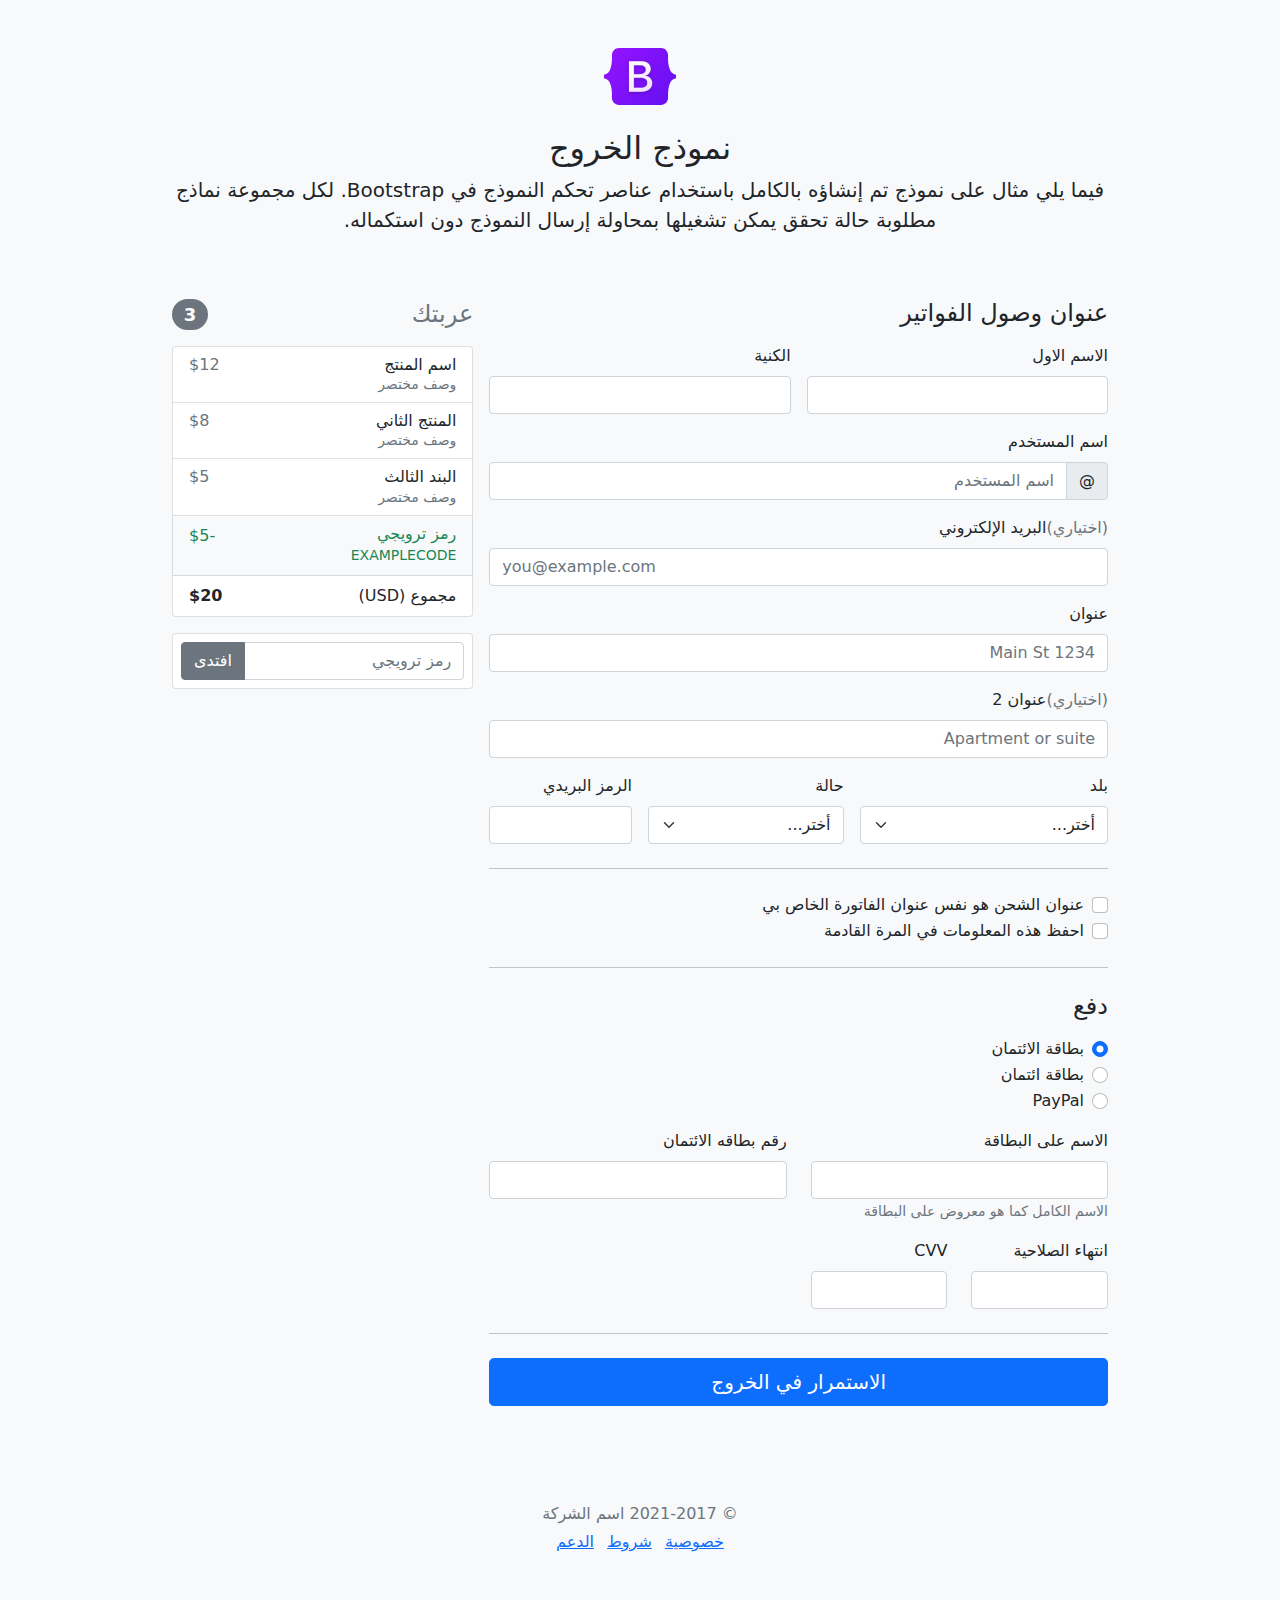
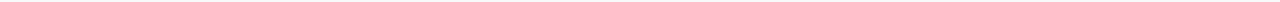
<file: bootstrap-5.0.0-beta3-examples/checkout-rtl/index.html>
<!doctype html>
<html lang="ar" dir="rtl">
  <head>
    <meta charset="utf-8">
    <meta name="viewport" content="width=device-width, initial-scale=1">
    <meta name="description" content="">
    <meta name="author" content="Mark Otto, Jacob Thornton, and Bootstrap contributors">
    <meta name="generator" content="Hugo 0.82.0">
    <title>مثال الخروج · Bootstrap v5.0</title>

    <link rel="canonical" href="https://getbootstrap.com/docs/5.0/examples/checkout-rtl/">

    

    <!-- Bootstrap core CSS -->
<link href="../assets/dist/css/bootstrap.rtl.min.css" rel="stylesheet">

    <style>
      .bd-placeholder-img {
        font-size: 1.125rem;
        text-anchor: middle;
        -webkit-user-select: none;
        -moz-user-select: none;
        user-select: none;
      }

      @media (min-width: 768px) {
        .bd-placeholder-img-lg {
          font-size: 3.5rem;
        }
      }
    </style>

    
    <!-- Custom styles for this template -->
    <link href="../checkout/form-validation.css" rel="stylesheet">
  </head>
  <body class="bg-light">
    
<div class="container">
  <main>
    <div class="py-5 text-center">
      <img class="d-block mx-auto mb-4" src="../assets/brand/bootstrap-logo.svg" alt="" width="72" height="57">
      <h2>نموذج الخروج</h2>
      <p class="lead">فيما يلي مثال على نموذج تم إنشاؤه بالكامل باستخدام عناصر تحكم النموذج في Bootstrap. لكل مجموعة نماذج مطلوبة حالة تحقق يمكن تشغيلها بمحاولة إرسال النموذج دون استكماله.</p>
    </div>

    <div class="row g-3">
      <div class="col-md-5 col-lg-4 order-md-last">
        <h4 class="d-flex justify-content-between align-items-center mb-3">
          <span class="text-muted">عربتك</span>
          <span class="badge bg-secondary rounded-pill">3</span>
        </h4>
        <ul class="list-group mb-3">
          <li class="list-group-item d-flex justify-content-between lh-sm">
            <div>
              <h6 class="my-0">اسم المنتج</h6>
              <small class="text-muted">وصف مختصر</small>
            </div>
            <span class="text-muted">$12</span>
          </li>
          <li class="list-group-item d-flex justify-content-between lh-sm">
            <div>
              <h6 class="my-0">المنتج الثاني</h6>
              <small class="text-muted">وصف مختصر</small>
            </div>
            <span class="text-muted">$8</span>
          </li>
          <li class="list-group-item d-flex justify-content-between lh-sm">
            <div>
              <h6 class="my-0">البند الثالث</h6>
              <small class="text-muted">وصف مختصر</small>
            </div>
            <span class="text-muted">$5</span>
          </li>
          <li class="list-group-item d-flex justify-content-between bg-light">
            <div class="text-success">
              <h6 class="my-0">رمز ترويجي</h6>
              <small>EXAMPLECODE</small>
            </div>
            <span class="text-success">-$5</span>
          </li>
          <li class="list-group-item d-flex justify-content-between">
            <span>مجموع (USD)</span>
            <strong>$20</strong>
          </li>
        </ul>

        <form class="card p-2">
          <div class="input-group">
            <input type="text" class="form-control" placeholder="رمز ترويجي">
            <button type="submit" class="btn btn-secondary">افتدى</button>
          </div>
        </form>
      </div>
      <div class="col-md-7 col-lg-8">
        <h4 class="mb-3">عنوان وصول الفواتير</h4>
        <form class="needs-validation" novalidate>
          <div class="row g-3">
            <div class="col-sm-6">
              <label for="firstName" class="form-label">الاسم الاول</label>
              <input type="text" class="form-control" id="firstName" placeholder="" value="" required>
              <div class="invalid-feedback">
                مطلوب الاسم الأول صالح.
              </div>
            </div>

            <div class="col-sm-6">
              <label for="lastName" class="form-label">الكنية</label>
              <input type="text" class="form-control" id="lastName" placeholder="" value="" required>
              <div class="invalid-feedback">
                مطلوب اسم أخير صالح.
              </div>
            </div>

            <div class="col-12">
              <label for="username" class="form-label">اسم المستخدم</label>
              <div class="input-group has-validation">
                <span class="input-group-text">@</span>
                <input type="text" class="form-control" id="username" placeholder="اسم المستخدم" required>
              <div class="invalid-feedback">
                اسم المستخدم الخاص بك مطلوب.
                </div>
              </div>
            </div>

            <div class="col-12">
              <label for="email" class="form-label"><span class="text-muted">(اختياري)</span>البريد الإلكتروني </label>
              <input type="email" class="form-control" id="email" placeholder="you@example.com">
              <div class="invalid-feedback">
                يرجى إدخال عنوان بريد إلكتروني صالح لتحديثات الشحن.
              </div>
            </div>

            <div class="col-12">
              <label for="address" class="form-label">عنوان</label>
              <input type="text" class="form-control" id="address" placeholder="1234 Main St" required>
              <div class="invalid-feedback">
                يرجى إدخال عنوان الشحن الخاص بك.
              </div>
            </div>

            <div class="col-12">
              <label for="address2" class="form-label"><span class="text-muted">(اختياري)</span>عنوان 2 </label>
              <input type="text" class="form-control" id="address2" placeholder="Apartment or suite">
            </div>

            <div class="col-md-5">
              <label for="country" class="form-label">بلد</label>
              <select class="form-select" id="country" required>
                <option value="">أختر...</option>
                <option>الولايات المتحدة الأمريكية</option>
              </select>
              <div class="invalid-feedback">
                يرجى تحديد بلد صالح.
              </div>
            </div>

            <div class="col-md-4">
              <label for="state" class="form-label">حالة</label>
              <select class="form-select" id="state" required>
                <option value="">أختر...</option>
                <option>كاليفورنيا</option>
              </select>
              <div class="invalid-feedback">
                يرجى تقديم حالة صالحة.
              </div>
            </div>

            <div class="col-md-3">
              <label for="zip" class="form-label">الرمز البريدي</label>
              <input type="text" class="form-control" id="zip" placeholder="" required>
              <div class="invalid-feedback">
                الرمز البريدي مطلوب.
              </div>
            </div>
          </div>

          <hr class="my-4">

          <div class="form-check">
            <input type="checkbox" class="form-check-input" id="same-address">
            <label class="form-check-label" for="same-address">عنوان الشحن هو نفس عنوان الفاتورة الخاص بي</label>
          </div>

          <div class="form-check">
            <input type="checkbox" class="form-check-input" id="save-info">
            <label class="form-check-label" for="save-info">احفظ هذه المعلومات في المرة القادمة</label>
          </div>

          <hr class="my-4">

          <h4 class="mb-3">دفع</h4>

          <div class="my-3">
            <div class="form-check">
              <input id="credit" name="paymentMethod" type="radio" class="form-check-input" checked required>
              <label class="form-check-label" for="credit">بطاقة الائتمان</label>
            </div>
            <div class="form-check">
              <input id="debit" name="paymentMethod" type="radio" class="form-check-input" required>
              <label class="form-check-label" for="debit">بطاقة ائتمان</label>
            </div>
            <div class="form-check">
              <input id="paypal" name="paymentMethod" type="radio" class="form-check-input" required>
              <label class="form-check-label" for="paypal">PayPal</label>
            </div>
          </div>

          <div class="row gy-3">
            <div class="col-md-6">
              <label for="cc-name" class="form-label">الاسم على البطاقة</label>
              <input type="text" class="form-control" id="cc-name" placeholder="" required>
              <small class="text-muted">الاسم الكامل كما هو معروض على البطاقة</small>
              <div class="invalid-feedback">
                الاسم على البطاقة مطلوب
              </div>
            </div>

            <div class="col-md-6">
              <label for="cc-number" class="form-label">رقم بطاقه الائتمان</label>
              <input type="text" class="form-control" id="cc-number" placeholder="" required>
              <div class="invalid-feedback">
                رقم بطاقة الائتمان مطلوب
              </div>
            </div>

            <div class="col-md-3">
              <label for="cc-expiration" class="form-label">انتهاء الصلاحية</label>
              <input type="text" class="form-control" id="cc-expiration" placeholder="" required>
              <div class="invalid-feedback">
                تاريخ انتهاء الصلاحية مطلوب
              </div>
            </div>

            <div class="col-md-3">
              <label for="cc-cvv" class="form-label">CVV</label>
              <input type="text" class="form-control" id="cc-cvv" placeholder="" required>
              <div class="invalid-feedback">
                رمز الحماية مطلوب
              </div>
            </div>
          </div>

          <hr class="my-4">

          <button class="w-100 btn btn-primary btn-lg" type="submit">الاستمرار في الخروج</button>
        </form>
      </div>
    </div>
  </main>
  <footer class="my-5 pt-5 text-muted text-center text-small">
    <p class="mb-1">&copy; 2021-2017 اسم الشركة</p>
    <ul class="list-inline">
      <li class="list-inline-item"><a href="#">خصوصية</a></li>
      <li class="list-inline-item"><a href="#">شروط</a></li>
      <li class="list-inline-item"><a href="#">الدعم</a></li>
    </ul>
  </footer>
</div>


    <script src="../assets/dist/js/bootstrap.bundle.min.js"></script>

      <script src="../checkout/form-validation.js"></script>
  </body>
</html>
</file>
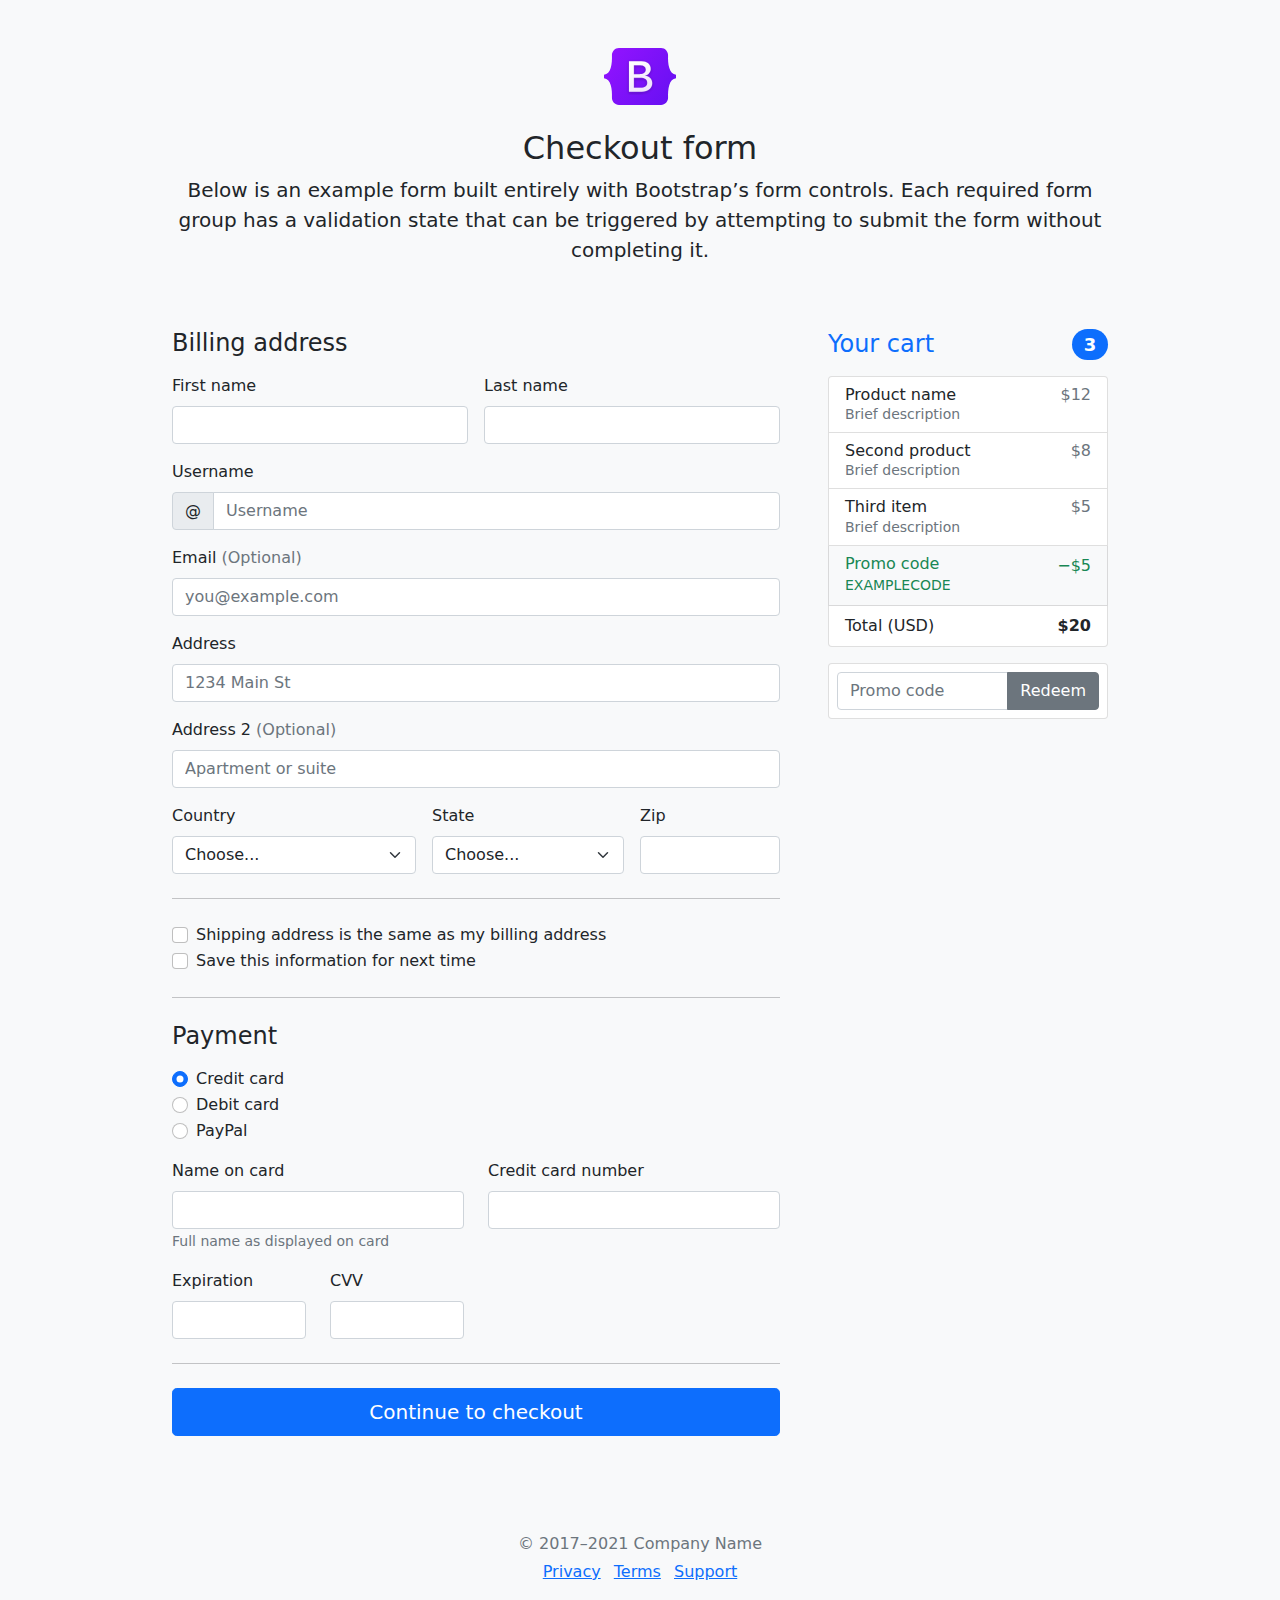
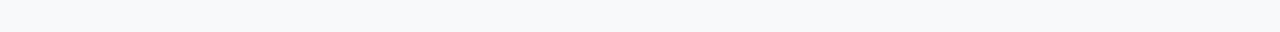
<file: bootstrap-5.0.0-beta3-examples/checkout/index.html>
<!doctype html>
<html lang="en">
  <head>
    <meta charset="utf-8">
    <meta name="viewport" content="width=device-width, initial-scale=1">
    <meta name="description" content="">
    <meta name="author" content="Mark Otto, Jacob Thornton, and Bootstrap contributors">
    <meta name="generator" content="Hugo 0.82.0">
    <title>Checkout example · Bootstrap v5.0</title>

    <link rel="canonical" href="https://getbootstrap.com/docs/5.0/examples/checkout/">

    

    <!-- Bootstrap core CSS -->
<link href="../assets/dist/css/bootstrap.min.css" rel="stylesheet">

    <style>
      .bd-placeholder-img {
        font-size: 1.125rem;
        text-anchor: middle;
        -webkit-user-select: none;
        -moz-user-select: none;
        user-select: none;
      }

      @media (min-width: 768px) {
        .bd-placeholder-img-lg {
          font-size: 3.5rem;
        }
      }
    </style>

    
    <!-- Custom styles for this template -->
    <link href="form-validation.css" rel="stylesheet">
  </head>
  <body class="bg-light">
    
<div class="container">
  <main>
    <div class="py-5 text-center">
      <img class="d-block mx-auto mb-4" src="../assets/brand/bootstrap-logo.svg" alt="" width="72" height="57">
      <h2>Checkout form</h2>
      <p class="lead">Below is an example form built entirely with Bootstrap’s form controls. Each required form group has a validation state that can be triggered by attempting to submit the form without completing it.</p>
    </div>

    <div class="row g-5">
      <div class="col-md-5 col-lg-4 order-md-last">
        <h4 class="d-flex justify-content-between align-items-center mb-3">
          <span class="text-primary">Your cart</span>
          <span class="badge bg-primary rounded-pill">3</span>
        </h4>
        <ul class="list-group mb-3">
          <li class="list-group-item d-flex justify-content-between lh-sm">
            <div>
              <h6 class="my-0">Product name</h6>
              <small class="text-muted">Brief description</small>
            </div>
            <span class="text-muted">$12</span>
          </li>
          <li class="list-group-item d-flex justify-content-between lh-sm">
            <div>
              <h6 class="my-0">Second product</h6>
              <small class="text-muted">Brief description</small>
            </div>
            <span class="text-muted">$8</span>
          </li>
          <li class="list-group-item d-flex justify-content-between lh-sm">
            <div>
              <h6 class="my-0">Third item</h6>
              <small class="text-muted">Brief description</small>
            </div>
            <span class="text-muted">$5</span>
          </li>
          <li class="list-group-item d-flex justify-content-between bg-light">
            <div class="text-success">
              <h6 class="my-0">Promo code</h6>
              <small>EXAMPLECODE</small>
            </div>
            <span class="text-success">−$5</span>
          </li>
          <li class="list-group-item d-flex justify-content-between">
            <span>Total (USD)</span>
            <strong>$20</strong>
          </li>
        </ul>

        <form class="card p-2">
          <div class="input-group">
            <input type="text" class="form-control" placeholder="Promo code">
            <button type="submit" class="btn btn-secondary">Redeem</button>
          </div>
        </form>
      </div>
      <div class="col-md-7 col-lg-8">
        <h4 class="mb-3">Billing address</h4>
        <form class="needs-validation" novalidate>
          <div class="row g-3">
            <div class="col-sm-6">
              <label for="firstName" class="form-label">First name</label>
              <input type="text" class="form-control" id="firstName" placeholder="" value="" required>
              <div class="invalid-feedback">
                Valid first name is required.
              </div>
            </div>

            <div class="col-sm-6">
              <label for="lastName" class="form-label">Last name</label>
              <input type="text" class="form-control" id="lastName" placeholder="" value="" required>
              <div class="invalid-feedback">
                Valid last name is required.
              </div>
            </div>

            <div class="col-12">
              <label for="username" class="form-label">Username</label>
              <div class="input-group has-validation">
                <span class="input-group-text">@</span>
                <input type="text" class="form-control" id="username" placeholder="Username" required>
              <div class="invalid-feedback">
                  Your username is required.
                </div>
              </div>
            </div>

            <div class="col-12">
              <label for="email" class="form-label">Email <span class="text-muted">(Optional)</span></label>
              <input type="email" class="form-control" id="email" placeholder="you@example.com">
              <div class="invalid-feedback">
                Please enter a valid email address for shipping updates.
              </div>
            </div>

            <div class="col-12">
              <label for="address" class="form-label">Address</label>
              <input type="text" class="form-control" id="address" placeholder="1234 Main St" required>
              <div class="invalid-feedback">
                Please enter your shipping address.
              </div>
            </div>

            <div class="col-12">
              <label for="address2" class="form-label">Address 2 <span class="text-muted">(Optional)</span></label>
              <input type="text" class="form-control" id="address2" placeholder="Apartment or suite">
            </div>

            <div class="col-md-5">
              <label for="country" class="form-label">Country</label>
              <select class="form-select" id="country" required>
                <option value="">Choose...</option>
                <option>United States</option>
              </select>
              <div class="invalid-feedback">
                Please select a valid country.
              </div>
            </div>

            <div class="col-md-4">
              <label for="state" class="form-label">State</label>
              <select class="form-select" id="state" required>
                <option value="">Choose...</option>
                <option>California</option>
              </select>
              <div class="invalid-feedback">
                Please provide a valid state.
              </div>
            </div>

            <div class="col-md-3">
              <label for="zip" class="form-label">Zip</label>
              <input type="text" class="form-control" id="zip" placeholder="" required>
              <div class="invalid-feedback">
                Zip code required.
              </div>
            </div>
          </div>

          <hr class="my-4">

          <div class="form-check">
            <input type="checkbox" class="form-check-input" id="same-address">
            <label class="form-check-label" for="same-address">Shipping address is the same as my billing address</label>
          </div>

          <div class="form-check">
            <input type="checkbox" class="form-check-input" id="save-info">
            <label class="form-check-label" for="save-info">Save this information for next time</label>
          </div>

          <hr class="my-4">

          <h4 class="mb-3">Payment</h4>

          <div class="my-3">
            <div class="form-check">
              <input id="credit" name="paymentMethod" type="radio" class="form-check-input" checked required>
              <label class="form-check-label" for="credit">Credit card</label>
            </div>
            <div class="form-check">
              <input id="debit" name="paymentMethod" type="radio" class="form-check-input" required>
              <label class="form-check-label" for="debit">Debit card</label>
            </div>
            <div class="form-check">
              <input id="paypal" name="paymentMethod" type="radio" class="form-check-input" required>
              <label class="form-check-label" for="paypal">PayPal</label>
            </div>
          </div>

          <div class="row gy-3">
            <div class="col-md-6">
              <label for="cc-name" class="form-label">Name on card</label>
              <input type="text" class="form-control" id="cc-name" placeholder="" required>
              <small class="text-muted">Full name as displayed on card</small>
              <div class="invalid-feedback">
                Name on card is required
              </div>
            </div>

            <div class="col-md-6">
              <label for="cc-number" class="form-label">Credit card number</label>
              <input type="text" class="form-control" id="cc-number" placeholder="" required>
              <div class="invalid-feedback">
                Credit card number is required
              </div>
            </div>

            <div class="col-md-3">
              <label for="cc-expiration" class="form-label">Expiration</label>
              <input type="text" class="form-control" id="cc-expiration" placeholder="" required>
              <div class="invalid-feedback">
                Expiration date required
              </div>
            </div>

            <div class="col-md-3">
              <label for="cc-cvv" class="form-label">CVV</label>
              <input type="text" class="form-control" id="cc-cvv" placeholder="" required>
              <div class="invalid-feedback">
                Security code required
              </div>
            </div>
          </div>

          <hr class="my-4">

          <button class="w-100 btn btn-primary btn-lg" type="submit">Continue to checkout</button>
        </form>
      </div>
    </div>
  </main>

  <footer class="my-5 pt-5 text-muted text-center text-small">
    <p class="mb-1">&copy; 2017–2021 Company Name</p>
    <ul class="list-inline">
      <li class="list-inline-item"><a href="#">Privacy</a></li>
      <li class="list-inline-item"><a href="#">Terms</a></li>
      <li class="list-inline-item"><a href="#">Support</a></li>
    </ul>
  </footer>
</div>


    <script src="../assets/dist/js/bootstrap.bundle.min.js"></script>

      <script src="form-validation.js"></script>
  </body>
</html>
</file>
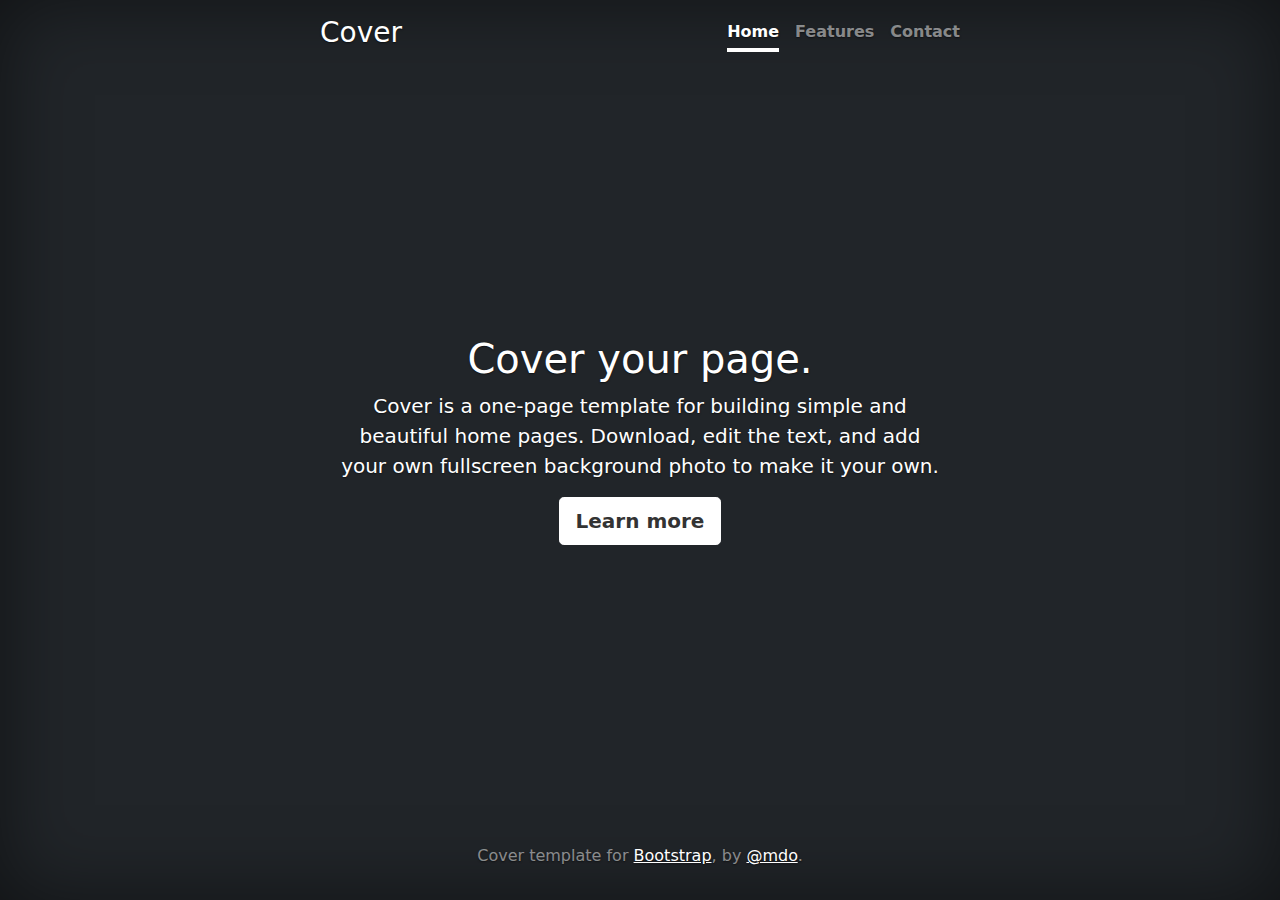
<file: bootstrap-5.0.0-beta3-examples/cover/index.html>
<!doctype html>
<html lang="en" class="h-100">
  <head>
    <meta charset="utf-8">
    <meta name="viewport" content="width=device-width, initial-scale=1">
    <meta name="description" content="">
    <meta name="author" content="Mark Otto, Jacob Thornton, and Bootstrap contributors">
    <meta name="generator" content="Hugo 0.82.0">
    <title>Cover Template · Bootstrap v5.0</title>

    <link rel="canonical" href="https://getbootstrap.com/docs/5.0/examples/cover/">

    

    <!-- Bootstrap core CSS -->
<link href="../assets/dist/css/bootstrap.min.css" rel="stylesheet">

    <style>
      .bd-placeholder-img {
        font-size: 1.125rem;
        text-anchor: middle;
        -webkit-user-select: none;
        -moz-user-select: none;
        user-select: none;
      }

      @media (min-width: 768px) {
        .bd-placeholder-img-lg {
          font-size: 3.5rem;
        }
      }
    </style>

    
    <!-- Custom styles for this template -->
    <link href="cover.css" rel="stylesheet">
  </head>
  <body class="d-flex h-100 text-center text-white bg-dark">
    
<div class="cover-container d-flex w-100 h-100 p-3 mx-auto flex-column">
  <header class="mb-auto">
    <div>
      <h3 class="float-md-start mb-0">Cover</h3>
      <nav class="nav nav-masthead justify-content-center float-md-end">
        <a class="nav-link active" aria-current="page" href="#">Home</a>
        <a class="nav-link" href="#">Features</a>
        <a class="nav-link" href="#">Contact</a>
      </nav>
    </div>
  </header>

  <main class="px-3">
    <h1>Cover your page.</h1>
    <p class="lead">Cover is a one-page template for building simple and beautiful home pages. Download, edit the text, and add your own fullscreen background photo to make it your own.</p>
    <p class="lead">
      <a href="#" class="btn btn-lg btn-secondary fw-bold border-white bg-white">Learn more</a>
    </p>
  </main>

  <footer class="mt-auto text-white-50">
    <p>Cover template for <a href="https://getbootstrap.com/" class="text-white">Bootstrap</a>, by <a href="https://twitter.com/mdo" class="text-white">@mdo</a>.</p>
  </footer>
</div>


    
  </body>
</html>
</file>
<file: css/main.css>
body{
    padding: 0px;
     margin: 0px;
     box-sizing: border-box;
     /* font-family: sans-serif; */
      font-family:system-ui ; 
     /* font-family: "Times New Roman",Times,Baskerville,Georgia,serif !important; */
 }

a{
    text-decoration: none; 
    color: black;
    font-family: futurastd,Helvetica,Arial,sans-serif;
}

a:hover{text-decoration: none;}

ul{padding: 0px;margin: 0px;list-style: none;}

/* header top*/

.header-top{
    height: 70px; 
    display: flex; 
    background-color:rgb(253, 239, 242) ; 
    justify-content: space-between;
    z-index: 10;
    position: relative;
  }
    

.header-account{
    display: flex; 
    padding-left: 15px;
    padding-right: 15px; 
    padding-top: 5px;}
.header-account-icon{float: left; margin: 3px; padding-top: 5px;}
.text-color:hover{color: rgb(201, 160, 160);}
.header-account-log{float: left; margin: 3px;}
.btn-account{
    border: none; 
    border-radius: 3px; 
    border: 1px solid pink; 
    background-color: rgb(253, 239, 242);
  }
.btn-account:hover {background-color:rgb(201, 160, 160) ;}
.btn-account a:hover{color: black;}
.header-logo{padding-top: 20px;}
.logo-size{width: 160px;}
.header-icon-list{
    display: flex;
    list-style: none; 
    padding-top: 5px;
    padding-left: 15px;
    outline: none;
}
.header-icon-list-item{
    padding-right: 15px ; 
    font-size: 20px;
    position: relative;

}
/*shopping bag increase number*/
.shoppingbag-number{
  position: absolute;
  color: black;
  top: -4px;
  right: 9px;
  font-size: 14px; 
}
.icon-bar{display: ;}
.btn-search{
    border: none;
    background-color: transparent;
}
.openBtn {
  background: transparent;
  border: none;
  cursor: pointer;
  padding: 0px;
}
   



.modal {
  display: none; /* Hidden by default */
  position: fixed; /* Stay in place */
  z-index: 10; /* Sit on top */
  left: 0;
  top: 0;
  width: 100%; /* Full width */
  height: 100%; /* Full height */
  overflow: auto; /* Enable scroll if needed */
  background-color: rgb(0,0,0); /* Fallback color */
  background-color: rgba(0,0,0,0.4); /* Black w/ opacity */
  /* padding-top: 60px; */
}

/* Modal Content/Box */
/*keep*/
.modal-content {
  top: 0;
  background-color: #fefefe;
  border: none;
  width: 100%; /* Could be more or less, depending on screen size */
  border-radius: unset;

}

/* The Close Button (x) */
.close-search {
  position: absolute;
  right: 25px;
  top: 15px;
  color: #000;
  font-size: 35px;
  font-weight: bold;
  font-weight: unset;
}

.close-search:hover,
.close-search:focus {
  color: rgb(204, 198, 198);
  cursor: pointer;
}

/* Add Zoom Animation */
/*keep*/
.animate {
  -webkit-animation: animatezoom 0.6s;
  animation: animatezoom 0.6s;
  
}

@-webkit-keyframes animatezoom {
  from {-webkit-transform: scale(0)} 
  to {-webkit-transform: scale(1)}
}
  
@keyframes animatezoom {
  from {transform: scale(0)} 
  to {transform: scale(1)}
}

.container-search-box{
  font-family:system-ui ; 
  border-bottom: 1px solid rgba(136, 136, 136, 0.658);
}
.container-search-box input{
  display: inline-block;
  margin: 0;
  padding: 24px 24px 10px;
  background: none;
  letter-spacing: .5px;
  outline: none;
  font-size: 20px;
  border: none;
  width: 95%;
}
.search-suggest{
  display: inline-block; padding: 10px 24px 20px;
}
.search-suggest a{
  font-family:system-ui ; 
  letter-spacing: .5px;
  margin: 0 5px;
}
.search-suggest a:hover{color: #ae9595;}



.sidenav {
  height: 100%;
  width: 0;
  position: fixed;
  z-index: 100;
  top: 0;
  right: 0;
  background-color: #111;
  overflow-x: hidden;
  transition: 0.5s;
  padding-top: 60px;
  text-align:center;


}

.sidenav a {
  padding: 8px 8px 8px 32px;
  text-decoration: none;
  font-size: 25px;
  color: #818181;
  display: block;
  transition: 0.3s;

}

.sidenav a:hover{
  color: #f1f1f1;
}
 
.sidenav .closebtn {
  position: absolute;
  top: 0;
  right: 25px;
  font-size: 36px;
  margin-left: 50px;
 
}

.header-bottom{
    width: 100%; 
    height: 44px; 
    background-color: rgb(21, 20, 22);
    display: flex;
    justify-content: center;
    z-index: 1;
    position: relative;

} 
.header-bottom-navbar{
  display: flex; 
  box-sizing: border-box;

}
.header-bottom-list{ display: flex;box-sizing: border-box;}
.header-bottom-item:hover{background-color: rgba(245, 245, 245, 0.74); color: black;}
.header-bottom-item{padding: 10px 15px; color: blanchedalmond;}
.header-bottom-list:hover .dropdownlist{
    display: block;
    transition: max-height 0.4s ease-out;

}
.dropdownlist{
    display: none;
    width: 100%;
    position:absolute;
    background-color: blanchedalmond;top: 44px; 
    left:0px;
    padding: 30px;
}
.dropdownlist-contain{
    display: flex; 
    justify-content: center;
    z-index: 100;
    position: relative;
  }
.listitem{
    display: flex;
    justify-content: center;
    padding-right: 40px;
    width: 210px;
} 
.listitem-character{float: left;}
.listitem-character li{ padding: 10px;}
.listitem-character li a{ height: 50px;}
.listitem-character li a:hover,.listitem-photo a:hover{
    color: rgb(105, 92, 94); 
    border-bottom: 2px solid rgb(95, 88, 88);}
.listitem-photo p{ 
    padding-top: 10px; 
    text-align: center;  
}
.listitem-photo {margin-right: 40px;}




.content{width: 100%; }
.carousel-caption,.carousel-indicators{
  z-index: 0 !important;
}
.carousel-caption h2{
  font-size: 50px;
}
.style-border{border-radius: 30px;}

.content-layout-1{
  padding: 20px 40px; 
}
.content-layout-1-title{
  text-align: center;
  padding: 20px 0;
  font-family:system-ui ; 
  letter-spacing: 1px;
}
.content-layout-list{
  display: grid; 
  grid-template-columns: repeat(4,auto); 
  grid-gap: 20px 30px;
}
.content-item-description{
  float: left;
  width: 90%;
  padding-left: 5px;
  
}
.item-des-link{
  font-family:system-ui ;
  letter-spacing: 1px;

}
.item-des-link:hover{
  color: #111;
}
.product-heart {
  float: right;
  cursor: pointer;
  padding-right: 5px;
}
.image-size{
  width: 100%;
  display: block;
  height: 100%;
}
.item-image-size{display: block;width: 100%;}

.font-productname{font-weight: 500;}
.hidden-heart{display: none;color: red;}
.des-heart:hover .hidden-heart{ display: block;}
.des-heart:hover .heart-black{display:none !important}

.content-layout-1-btn{
  width: 100%;
  text-align: center;
}

.content-layout-1-btn-view{
    border: solid 0.1px; 
    width: 180px; 
    height: 50px; 
    color: black; 
    letter-spacing: 0.1rem;
}
.content-layout-1-btn-view:hover{
  background-color: black; 
  color: whitesmoke;}

.content-layout-1:hover{box-shadow: #777;}


  .container-img {
    position: relative;
    width: 100%;
  }
  .container-img:hover .overlay-img {
    opacity: 1;
  }
  .overlay-img {
    position: absolute;
    top: 0;
    bottom: 0;
    left: 0;
    right: 0;
    height: 100%;
    width: 100%;
    opacity: 0;
    transition: .5s ease;
  }
  .hover-shadow:hover {
    box-shadow: 0 4px 8px 0 rgba(0, 0, 0, 0.2), 0 6px 20px 0 rgba(0, 0, 0, 0.19);
  }

.btn-add{
    width: 100%;
    display: block; 
    width: 100%; 
    border: solid 0.1px;  
    height: 40px; 
    color: whitesmoke;
    background-color: black;
    letter-spacing: 0.2rem; 
    font-weight: 100;
}
.layout-2{ 
    display: flex; 
    width: 100%;  
    padding: 40px 0;
    margin: 0 auto;
}
.layout-2-img {width: 100%;} .layout-2-img img{ width:99%; }
.layout-2-img2 img{width: 100%;} .layout-2-img2{width: 99%;}
.layout-3{
  width: 100%;
  padding: 20px 120px 60px;
  padding: 1.25% 7.5% 3.75%;
  background: #f7ecee;
  margin:1.25% 0 3.75%;
}
.layout-3-title{
  text-align: center;
  padding: 20px 0;
}
.row-product {
  display: -ms-flexbox; /* IE10 */
  display: flex;
  -ms-flex-wrap: wrap; /* IE10 */
  flex-wrap: wrap;
  padding: 0 4px;
  text-align: center;
}
.column-product {
  -ms-flex: 25%; /* IE10 */
  flex: 25%;
  /* max-width: 25%; */
  padding: 0 4px;
}

.column-product img {
  margin-top: 8px;
  vertical-align: middle;
  width: 100%;
}
.product-img {
  position: relative;
  width: 100%;
  background: black;
}

.product-img-overlay {
  opacity: 1;
  display: block;
  width: 100%;
  height: auto;
  transition: .5s ease;
  backface-visibility: hidden;
}

.middle-title {
  transition: .5s ease;
  opacity: 0;
  position: absolute;
  top: 50%;
  left: 50%;
  transform: translate(-50%, -50%);
  -ms-transform: translate(-50%, -50%);
  text-align: center;
}

.product-img:hover .product-img-overlay {
  opacity: 0.5;
}

.product-img:hover .middle-title {
  opacity: 1;
}

.text {
  background-color: hsla(0, 0%, 0%, 0.87);
  color: whitesmoke;
  font-size: 16px;
  padding: 10px 20px;
  letter-spacing: 0.2em;
  cursor: pointer;
}
 .btn-up{ 
    border-radius: 30px;
    background-color: transparent;
    font-size: 25px; 
    width: 40px; 
    height: 40px;
    z-index: 2000;
    border: 0.1px solid rgb(165, 154, 154);
    float: right;
    margin-top: -40px;
}
.buttonup{width: 100%; cursor: none;} 
.footer{ 
    width: 100%;
    padding: 50px 60px 40px;
    background-color: #202020;
    z-index: 2;
    position: relative;
}
/* .footer-contain{
     display: flex;
    } */
.footer-top{
    display: flex;
    padding-bottom:30px ;
}
.footer-section{width: 25%;}
.font-title{
    background-color: transparent; 
    border: transparent; 
    color: rgba(255, 255, 255, 0.452);
    margin: 0px; 
    padding: 10px 0;
    font-weight: 200;    
}
.footer-item{ padding: 2px 0;}
/* .footer-section-group{float: left;} */
.footer-item-link{color: rgba(245, 245, 245, 0.795) }
.footer-item-link:hover{color: white;}
.footer-item-link:hover .fb {color: rgb(66, 66, 199);}
.footer-item-link:hover .insta{color: crimson;}
.footer-item-link:hover .yt{color: red;}
.footer-item-link:hover .tw{color: rgb(0, 89, 255);}
.footer-item-link:hover .pinter{color: red;}
.footer-item-link .fb, .insta,.yt, .tw,.pinter{width: 30px;}
.footer-bottom {
    border-top: 1px solid rgba(255, 255, 255, 0.801) ;
    display: flex;
    justify-content: space-between;
    align-items: center;
    padding: 30px 0 0;
    font-size: 15px;}
.footer-bottom .form-title {
    min-width: 250px;
    max-width: 250px;
    font-size: 16px;
    font-weight: normal;
    color: white;
}

   @media (max-width: 1024px) {
  

    .content-layout-list{
      width: 100%;
      grid-template-columns: repeat(2,auto);}
    .footer-top{
        display: block;
        padding: 0px;
    }
    .footer-bottom{display: block;}
    .footer-section{width: 100%;}
    .font-title {
        background-color: #202020;
        color: white;
        cursor:pointer;
        padding: 18px;
        width: 100%;
        border: none;
        text-align: left;
        outline: none;
        font-size: 15px;
        transition: 0.4s;
        border-top: 0.1em solid rgba(168, 164, 164, 0.705);
      }
      
      
      .font-title:after {
        content: '\002B';
        color: #777;
        font-weight: bold;
        float: right;
        margin-left: 5px;
      }
      
      .active:after {
        content: "\2212";
      }
      
      .footer-list {
        padding: 0 18px;
        background-color: inherit;
        color: white;
        max-height: 0;
        overflow: hidden;
        transition: max-height 0.4s ease-out;

      }
      .footer-item{
        padding: 10px;
        border-top: 1px solid rgba(229,223,217,.15); 
        font-size: 15px;
      }
      .header-bottom{display: none;}
      .logo-size{font-size: 140px;}
      .icon-bar{
          display: block;
          padding-right: 15px ; 
          font-size: 22px;
        }
      .icon-heart{display: none;}

}
</file>
<file: bootstrap-5.0.0-beta3-examples/blog/blog.rtl.css>
/* stylelint-disable selector-list-comma-newline-after */

.blog-header {
  line-height: 1;
  border-bottom: 1px solid #e5e5e5;
}

.blog-header-logo {
  font-family: Amiri, Georgia, "Times New Roman", serif;
  font-size: 2.25rem;
}

.blog-header-logo:hover {
  text-decoration: none;
}

h1, h2, h3, h4, h5, h6 {
  font-family: Amiri, Georgia, "Times New Roman", serif;
}

.display-4 {
  font-size: 2.5rem;
}
@media (min-width: 768px) {
  .display-4 {
    font-size: 3rem;
  }
}

.nav-scroller {
  position: relative;
  z-index: 2;
  height: 2.75rem;
  overflow-y: hidden;
}

.nav-scroller .nav {
  display: flex;
  flex-wrap: nowrap;
  padding-bottom: 1rem;
  margin-top: -1px;
  overflow-x: auto;
  text-align: center;
  white-space: nowrap;
  -webkit-overflow-scrolling: touch;
}

.nav-scroller .nav-link {
  padding-top: .75rem;
  padding-bottom: .75rem;
  font-size: .875rem;
}

.card-img-right {
  height: 100%;
  border-radius: 3px 0 0 3px;
}

.flex-auto {
  flex: 0 0 auto;
}

.h-250 { height: 250px; }
@media (min-width: 768px) {
  .h-md-250 { height: 250px; }
}

/* Pagination */
.blog-pagination {
  margin-bottom: 4rem;
}
.blog-pagination > .btn {
  border-radius: 2rem;
}

/*
 * Blog posts
 */
.blog-post {
  margin-bottom: 4rem;
}
.blog-post-title {
  margin-bottom: .25rem;
  font-size: 2.5rem;
}
.blog-post-meta {
  margin-bottom: 1.25rem;
  color: #727272;
}

/*
 * Footer
 */
.blog-footer {
  padding: 2.5rem 0;
  color: #727272;
  text-align: center;
  background-color: #f9f9f9;
  border-top: .05rem solid #e5e5e5;
}
.blog-footer p:last-child {
  margin-bottom: 0;
}
</file>
<file: bootstrap-5.0.0-beta3-examples/blog/blog.css>
/* stylelint-disable selector-list-comma-newline-after */

.blog-header {
  line-height: 1;
  border-bottom: 1px solid #e5e5e5;
}

.blog-header-logo {
  font-family: "Playfair Display", Georgia, "Times New Roman", serif/*rtl:Amiri, Georgia, "Times New Roman", serif*/;
  font-size: 2.25rem;
}

.blog-header-logo:hover {
  text-decoration: none;
}

h1, h2, h3, h4, h5, h6 {
  font-family: "Playfair Display", Georgia, "Times New Roman", serif/*rtl:Amiri, Georgia, "Times New Roman", serif*/;
}

.display-4 {
  font-size: 2.5rem;
}
@media (min-width: 768px) {
  .display-4 {
    font-size: 3rem;
  }
}

.nav-scroller {
  position: relative;
  z-index: 2;
  height: 2.75rem;
  overflow-y: hidden;
}

.nav-scroller .nav {
  display: flex;
  flex-wrap: nowrap;
  padding-bottom: 1rem;
  margin-top: -1px;
  overflow-x: auto;
  text-align: center;
  white-space: nowrap;
  -webkit-overflow-scrolling: touch;
}

.nav-scroller .nav-link {
  padding-top: .75rem;
  padding-bottom: .75rem;
  font-size: .875rem;
}

.card-img-right {
  height: 100%;
  border-radius: 0 3px 3px 0;
}

.flex-auto {
  flex: 0 0 auto;
}

.h-250 { height: 250px; }
@media (min-width: 768px) {
  .h-md-250 { height: 250px; }
}

/* Pagination */
.blog-pagination {
  margin-bottom: 4rem;
}
.blog-pagination > .btn {
  border-radius: 2rem;
}

/*
 * Blog posts
 */
.blog-post {
  margin-bottom: 4rem;
}
.blog-post-title {
  margin-bottom: .25rem;
  font-size: 2.5rem;
}
.blog-post-meta {
  margin-bottom: 1.25rem;
  color: #727272;
}

/*
 * Footer
 */
.blog-footer {
  padding: 2.5rem 0;
  color: #727272;
  text-align: center;
  background-color: #f9f9f9;
  border-top: .05rem solid #e5e5e5;
}
.blog-footer p:last-child {
  margin-bottom: 0;
}
</file>
<file: bootstrap-5.0.0-beta3-examples/carousel/carousel.rtl.css>
/* GLOBAL STYLES
-------------------------------------------------- */
/* Padding below the footer and lighter body text */

body {
  padding-top: 3rem;
  padding-bottom: 3rem;
  color: #5a5a5a;
}


/* CUSTOMIZE THE CAROUSEL
-------------------------------------------------- */

/* Carousel base class */
.carousel {
  margin-bottom: 4rem;
}
/* Since positioning the image, we need to help out the caption */
.carousel-caption {
  bottom: 3rem;
  z-index: 10;
}

/* Declare heights because of positioning of img element */
.carousel-item {
  height: 32rem;
}
.carousel-item > img {
  position: absolute;
  top: 0;
  right: 0;
  min-width: 100%;
  height: 32rem;
}


/* MARKETING CONTENT
-------------------------------------------------- */

/* Center align the text within the three columns below the carousel */
.marketing .col-lg-4 {
  margin-bottom: 1.5rem;
  text-align: center;
}
.marketing h2 {
  font-weight: 400;
}
.marketing .col-lg-4 p {
  margin-right: .75rem;
  margin-left: .75rem;
}


/* Featurettes
------------------------- */

.featurette-divider {
  margin: 5rem 0; /* Space out the Bootstrap <hr> more */
}

/* Thin out the marketing headings */
.featurette-heading {
  font-weight: 300;
  line-height: 1;
}


/* RESPONSIVE CSS
-------------------------------------------------- */

@media (min-width: 40em) {
  /* Bump up size of carousel content */
  .carousel-caption p {
    margin-bottom: 1.25rem;
    font-size: 1.25rem;
    line-height: 1.4;
  }

  .featurette-heading {
    font-size: 50px;
  }
}

@media (min-width: 62em) {
  .featurette-heading {
    margin-top: 7rem;
  }
}
</file>
<file: bootstrap-5.0.0-beta3-examples/carousel/carousel.css>
/* GLOBAL STYLES
-------------------------------------------------- */
/* Padding below the footer and lighter body text */

body {
  padding-top: 3rem;
  padding-bottom: 3rem;
  color: #5a5a5a;
}


/* CUSTOMIZE THE CAROUSEL
-------------------------------------------------- */

/* Carousel base class */
.carousel {
  margin-bottom: 4rem;
}
/* Since positioning the image, we need to help out the caption */
.carousel-caption {
  bottom: 3rem;
  z-index: 10;
}

/* Declare heights because of positioning of img element */
.carousel-item {
  height: 32rem;
}
.carousel-item > img {
  position: absolute;
  top: 0;
  left: 0;
  min-width: 100%;
  height: 32rem;
}


/* MARKETING CONTENT
-------------------------------------------------- */

/* Center align the text within the three columns below the carousel */
.marketing .col-lg-4 {
  margin-bottom: 1.5rem;
  text-align: center;
}
.marketing h2 {
  font-weight: 400;
}
/* rtl:begin:ignore */
.marketing .col-lg-4 p {
  margin-right: .75rem;
  margin-left: .75rem;
}
/* rtl:end:ignore */


/* Featurettes
------------------------- */

.featurette-divider {
  margin: 5rem 0; /* Space out the Bootstrap <hr> more */
}

/* Thin out the marketing headings */
.featurette-heading {
  font-weight: 300;
  line-height: 1;
  /* rtl:remove */
  letter-spacing: -.05rem;
}


/* RESPONSIVE CSS
-------------------------------------------------- */

@media (min-width: 40em) {
  /* Bump up size of carousel content */
  .carousel-caption p {
    margin-bottom: 1.25rem;
    font-size: 1.25rem;
    line-height: 1.4;
  }

  .featurette-heading {
    font-size: 50px;
  }
}

@media (min-width: 62em) {
  .featurette-heading {
    margin-top: 7rem;
  }
}
</file>
<file: bootstrap-5.0.0-beta3-examples/checkout/form-validation.css>
.container {
  max-width: 960px;
}
</file>
<file: bootstrap-5.0.0-beta3-examples/cover/cover.css>
/*
 * Globals
 */


/* Custom default button */
.btn-secondary,
.btn-secondary:hover,
.btn-secondary:focus {
  color: #333;
  text-shadow: none; /* Prevent inheritance from `body` */
}


/*
 * Base structure
 */

body {
  text-shadow: 0 .05rem .1rem rgba(0, 0, 0, .5);
  box-shadow: inset 0 0 5rem rgba(0, 0, 0, .5);
}

.cover-container {
  max-width: 42em;
}


/*
 * Header
 */

.nav-masthead .nav-link {
  padding: .25rem 0;
  font-weight: 700;
  color: rgba(255, 255, 255, .5);
  background-color: transparent;
  border-bottom: .25rem solid transparent;
}

.nav-masthead .nav-link:hover,
.nav-masthead .nav-link:focus {
  border-bottom-color: rgba(255, 255, 255, .25);
}

.nav-masthead .nav-link + .nav-link {
  margin-left: 1rem;
}

.nav-masthead .active {
  color: #fff;
  border-bottom-color: #fff;
}
</file>
<file: bootstrap-5.0.0-beta3-examples/cheatsheet/cheatsheet.rtl.css>
body {
  scroll-behavior: smooth;
}

/**
 * Bootstrap "Journal code" icon
 * @link https://icons.getbootstrap.com/icons/journal-code/
 */
.bd-heading a::before {
  display: inline-block;
  width: 1em;
  height: 1em;
  margin-left: .25rem;
  content: "";
  background-image: url("data:image/svg+xml,%3Csvg xmlns='http://www.w3.org/2000/svg' fill='%25230d6efd' viewBox='0 0 16 16'%3E%3Cpath d='M4 1h8a2 2 0 0 1 2 2v10a2 2 0 0 1-2 2H4a2 2 0 0 1-2-2h1a1 1 0 0 0 1 1h8a1 1 0 0 0 1-1V3a1 1 0 0 0-1-1H4a1 1 0 0 0-1 1H2a2 2 0 0 1 2-2z'/%3E%3Cpath d='M2 5v-.5a.5.5 0 0 1 1 0V5h.5a.5.5 0 0 1 0 1h-2a.5.5 0 0 1 0-1H2zm0 3v-.5a.5.5 0 0 1 1 0V8h.5a.5.5 0 0 1 0 1h-2a.5.5 0 0 1 0-1H2zm0 3v-.5a.5.5 0 0 1 1 0v.5h.5a.5.5 0 0 1 0 1h-2a.5.5 0 0 1 0-1H2z'/%3E%3Cpath fill-rule='evenodd' d='M8.646 5.646a.5.5 0 0 1 .708 0l2 2a.5.5 0 0 1 0 .708l-2 2a.5.5 0 0 1-.708-.708L10.293 8 8.646 6.354a.5.5 0 0 1 0-.708zm-1.292 0a.5.5 0 0 0-.708 0l-2 2a.5.5 0 0 0 0 .708l2 2a.5.5 0 0 0 .708-.708L5.707 8l1.647-1.646a.5.5 0 0 0 0-.708z'/%3E%3C/svg%3E");
  background-size: 1em;
}

/* stylelint-disable-next-line selector-max-universal */
.bd-heading + div > * + * {
  margin-top: 3rem;
}

/* Table of contents */
.bd-aside a {
  padding: .1875rem .5rem;
  margin-top: .125rem;
  margin-right: .3125rem;
  color: rgba(0, 0, 0, .65);
  text-decoration: none;
}

.bd-aside a:hover,
.bd-aside a:focus {
  color: rgba(0, 0, 0, .85);
  background-color: rgba(121, 82, 179, .1);
}

.bd-aside .active {
  font-weight: 600;
  color: rgba(0, 0, 0, .85);
}

.bd-aside .btn {
  padding: .25rem .5rem;
  font-weight: 600;
  color: rgba(0, 0, 0, .65);
  border: 0;
}

.bd-aside .btn:hover,
.bd-aside .btn:focus {
  color: rgba(0, 0, 0, .85);
  background-color: rgba(121, 82, 179, .1);
}

.bd-aside .btn:focus {
  box-shadow: 0 0 0 1px rgba(121, 82, 179, .7);
}

.bd-aside .btn::before {
  width: 1.25em;
  line-height: 0;
  content: url("data:image/svg+xml,%3csvg xmlns='http://www.w3.org/2000/svg' width='16' height='16' viewBox='0 0 16 16'%3e%3cpath fill='none' stroke='rgba%280,0,0,.5%29' stroke-linecap='round' stroke-linejoin='round' stroke-width='2' d='M5 14l6-6-6-6'/%3e%3c/svg%3e");
  transition: transform .35s ease;
  transform: rotate(180deg) translateX(-2px);
  transform-origin: .5em 50%;
}

.bd-aside .btn[aria-expanded="true"]::before {
  transform: rotate(90deg);
}


/* Examples */
.scrollspy-example {
  position: relative;
  height: 200px;
  margin-top: .5rem;
  overflow: auto;
}

[id="modal"] .bd-example .btn,
[id="buttons"] .bd-example .btn,
[id="tooltips"] .bd-example .btn,
[id="popovers"] .bd-example .btn,
[id="dropdowns"] .bd-example .btn-group,
[id="dropdowns"] .bd-example .dropdown,
[id="dropdowns"] .bd-example .dropup,
[id="dropdowns"] .bd-example .dropend,
[id="dropdowns"] .bd-example .dropstart {
  margin: 0 0 1rem 1rem;
}

/* Layout */
@media (min-width: 1200px) {
  body {
    display: grid;
    gap: 1rem;
    grid-template-columns: 1fr 4fr 1fr;
    grid-template-rows: auto;
  }

  .bd-header {
    position: fixed;
    top: 0;
    right: 0;
    left: 0;
    z-index: 1030;
    grid-column: 1 / span 3;
  }

  .bd-aside,
  .bd-cheatsheet {
    padding-top: 4rem;
  }

  /**
   * 1. Too bad only Firefox supports subgrids ATM
   */
  .bd-cheatsheet,
  .bd-cheatsheet section,
  .bd-cheatsheet article {
    display: inherit; /* 1 */
    gap: inherit; /* 1 */
    grid-template-columns: 1fr 4fr;
    grid-column: 1 / span 2;
    grid-template-rows: auto;
  }

  .bd-aside {
    grid-area: 1 / 3;
    scroll-margin-top: 4rem;
  }

  .bd-cheatsheet section,
  .bd-cheatsheet section > h2 {
    top: 2rem;
    scroll-margin-top: 2rem;
  }

  .bd-cheatsheet section > h2::before {
    position: absolute;
    top: 0;
    right: 0;
    bottom: -2rem;
    left: 0;
    z-index: -1;
    content: "";
    background-image: linear-gradient(to bottom, rgba(255, 255, 255, 1) calc(100% - 3rem), rgba(255, 255, 255, .01));
  }

  .bd-cheatsheet article,
  .bd-cheatsheet .bd-heading {
    top: 8rem;
    scroll-margin-top: 8rem;
  }

  .bd-cheatsheet .bd-heading {
    z-index: 1;
  }
}
</file>
<file: bootstrap-5.0.0-beta3-examples/cheatsheet/cheatsheet.css>
body {
  scroll-behavior: smooth;
}

/**
 * Bootstrap "Journal code" icon
 * @link https://icons.getbootstrap.com/icons/journal-code/
 */
.bd-heading a::before {
  display: inline-block;
  width: 1em;
  height: 1em;
  margin-right: .25rem;
  content: "";
  background-image: url("data:image/svg+xml,%3Csvg xmlns='http://www.w3.org/2000/svg' fill='%25230d6efd' viewBox='0 0 16 16'%3E%3Cpath d='M4 1h8a2 2 0 0 1 2 2v10a2 2 0 0 1-2 2H4a2 2 0 0 1-2-2h1a1 1 0 0 0 1 1h8a1 1 0 0 0 1-1V3a1 1 0 0 0-1-1H4a1 1 0 0 0-1 1H2a2 2 0 0 1 2-2z'/%3E%3Cpath d='M2 5v-.5a.5.5 0 0 1 1 0V5h.5a.5.5 0 0 1 0 1h-2a.5.5 0 0 1 0-1H2zm0 3v-.5a.5.5 0 0 1 1 0V8h.5a.5.5 0 0 1 0 1h-2a.5.5 0 0 1 0-1H2zm0 3v-.5a.5.5 0 0 1 1 0v.5h.5a.5.5 0 0 1 0 1h-2a.5.5 0 0 1 0-1H2z'/%3E%3Cpath fill-rule='evenodd' d='M8.646 5.646a.5.5 0 0 1 .708 0l2 2a.5.5 0 0 1 0 .708l-2 2a.5.5 0 0 1-.708-.708L10.293 8 8.646 6.354a.5.5 0 0 1 0-.708zm-1.292 0a.5.5 0 0 0-.708 0l-2 2a.5.5 0 0 0 0 .708l2 2a.5.5 0 0 0 .708-.708L5.707 8l1.647-1.646a.5.5 0 0 0 0-.708z'/%3E%3C/svg%3E");
  background-size: 1em;
}

/* stylelint-disable-next-line selector-max-universal */
.bd-heading + div > * + * {
  margin-top: 3rem;
}

/* Table of contents */
.bd-aside a {
  padding: .1875rem .5rem;
  margin-top: .125rem;
  margin-left: .3125rem;
  color: rgba(0, 0, 0, .65);
  text-decoration: none;
}

.bd-aside a:hover,
.bd-aside a:focus {
  color: rgba(0, 0, 0, .85);
  background-color: rgba(121, 82, 179, .1);
}

.bd-aside .active {
  font-weight: 600;
  color: rgba(0, 0, 0, .85);
}

.bd-aside .btn {
  padding: .25rem .5rem;
  font-weight: 600;
  color: rgba(0, 0, 0, .65);
  border: 0;
}

.bd-aside .btn:hover,
.bd-aside .btn:focus {
  color: rgba(0, 0, 0, .85);
  background-color: rgba(121, 82, 179, .1);
}

.bd-aside .btn:focus {
  box-shadow: 0 0 0 1px rgba(121, 82, 179, .7);
}

.bd-aside .btn::before {
  width: 1.25em;
  line-height: 0;
  content: url("data:image/svg+xml,%3csvg xmlns='http://www.w3.org/2000/svg' width='16' height='16' viewBox='0 0 16 16'%3e%3cpath fill='none' stroke='rgba%280,0,0,.5%29' stroke-linecap='round' stroke-linejoin='round' stroke-width='2' d='M5 14l6-6-6-6'/%3e%3c/svg%3e");
  transition: transform .35s ease;

  /* rtl:raw:
  transform: rotate(180deg) translateX(-2px);
  */
  transform-origin: .5em 50%;
}

.bd-aside .btn[aria-expanded="true"]::before {
  transform: rotate(90deg)/* rtl:ignore */;
}


/* Examples */
.scrollspy-example {
  position: relative;
  height: 200px;
  margin-top: .5rem;
  overflow: auto;
}

[id="modal"] .bd-example .btn,
[id="buttons"] .bd-example .btn,
[id="tooltips"] .bd-example .btn,
[id="popovers"] .bd-example .btn,
[id="dropdowns"] .bd-example .btn-group,
[id="dropdowns"] .bd-example .dropdown,
[id="dropdowns"] .bd-example .dropup,
[id="dropdowns"] .bd-example .dropend,
[id="dropdowns"] .bd-example .dropstart {
  margin: 0 1rem 1rem 0;
}

/* Layout */
@media (min-width: 1200px) {
  body {
    display: grid;
    gap: 1rem;
    grid-template-columns: 1fr 4fr 1fr;
    grid-template-rows: auto;
  }

  .bd-header {
    position: fixed;
    top: 0;
    /* rtl:begin:ignore */
    right: 0;
    left: 0;
    /* rtl:end:ignore */
    z-index: 1030;
    grid-column: 1 / span 3;
  }

  .bd-aside,
  .bd-cheatsheet {
    padding-top: 4rem;
  }

  /**
   * 1. Too bad only Firefox supports subgrids ATM
   */
  .bd-cheatsheet,
  .bd-cheatsheet section,
  .bd-cheatsheet article {
    display: inherit; /* 1 */
    gap: inherit; /* 1 */
    grid-template-columns: 1fr 4fr;
    grid-column: 1 / span 2;
    grid-template-rows: auto;
  }

  .bd-aside {
    grid-area: 1 / 3;
    scroll-margin-top: 4rem;
  }

  .bd-cheatsheet section,
  .bd-cheatsheet section > h2 {
    top: 2rem;
    scroll-margin-top: 2rem;
  }

  .bd-cheatsheet section > h2::before {
    position: absolute;
    /* rtl:begin:ignore */
    top: 0;
    right: 0;
    bottom: -2rem;
    left: 0;
    /* rtl:end:ignore */
    z-index: -1;
    content: "";
    background-image: linear-gradient(to bottom, rgba(255, 255, 255, 1) calc(100% - 3rem), rgba(255, 255, 255, .01));
  }

  .bd-cheatsheet article,
  .bd-cheatsheet .bd-heading {
    top: 8rem;
    scroll-margin-top: 8rem;
  }

  .bd-cheatsheet .bd-heading {
    z-index: 1;
  }
}
</file>
